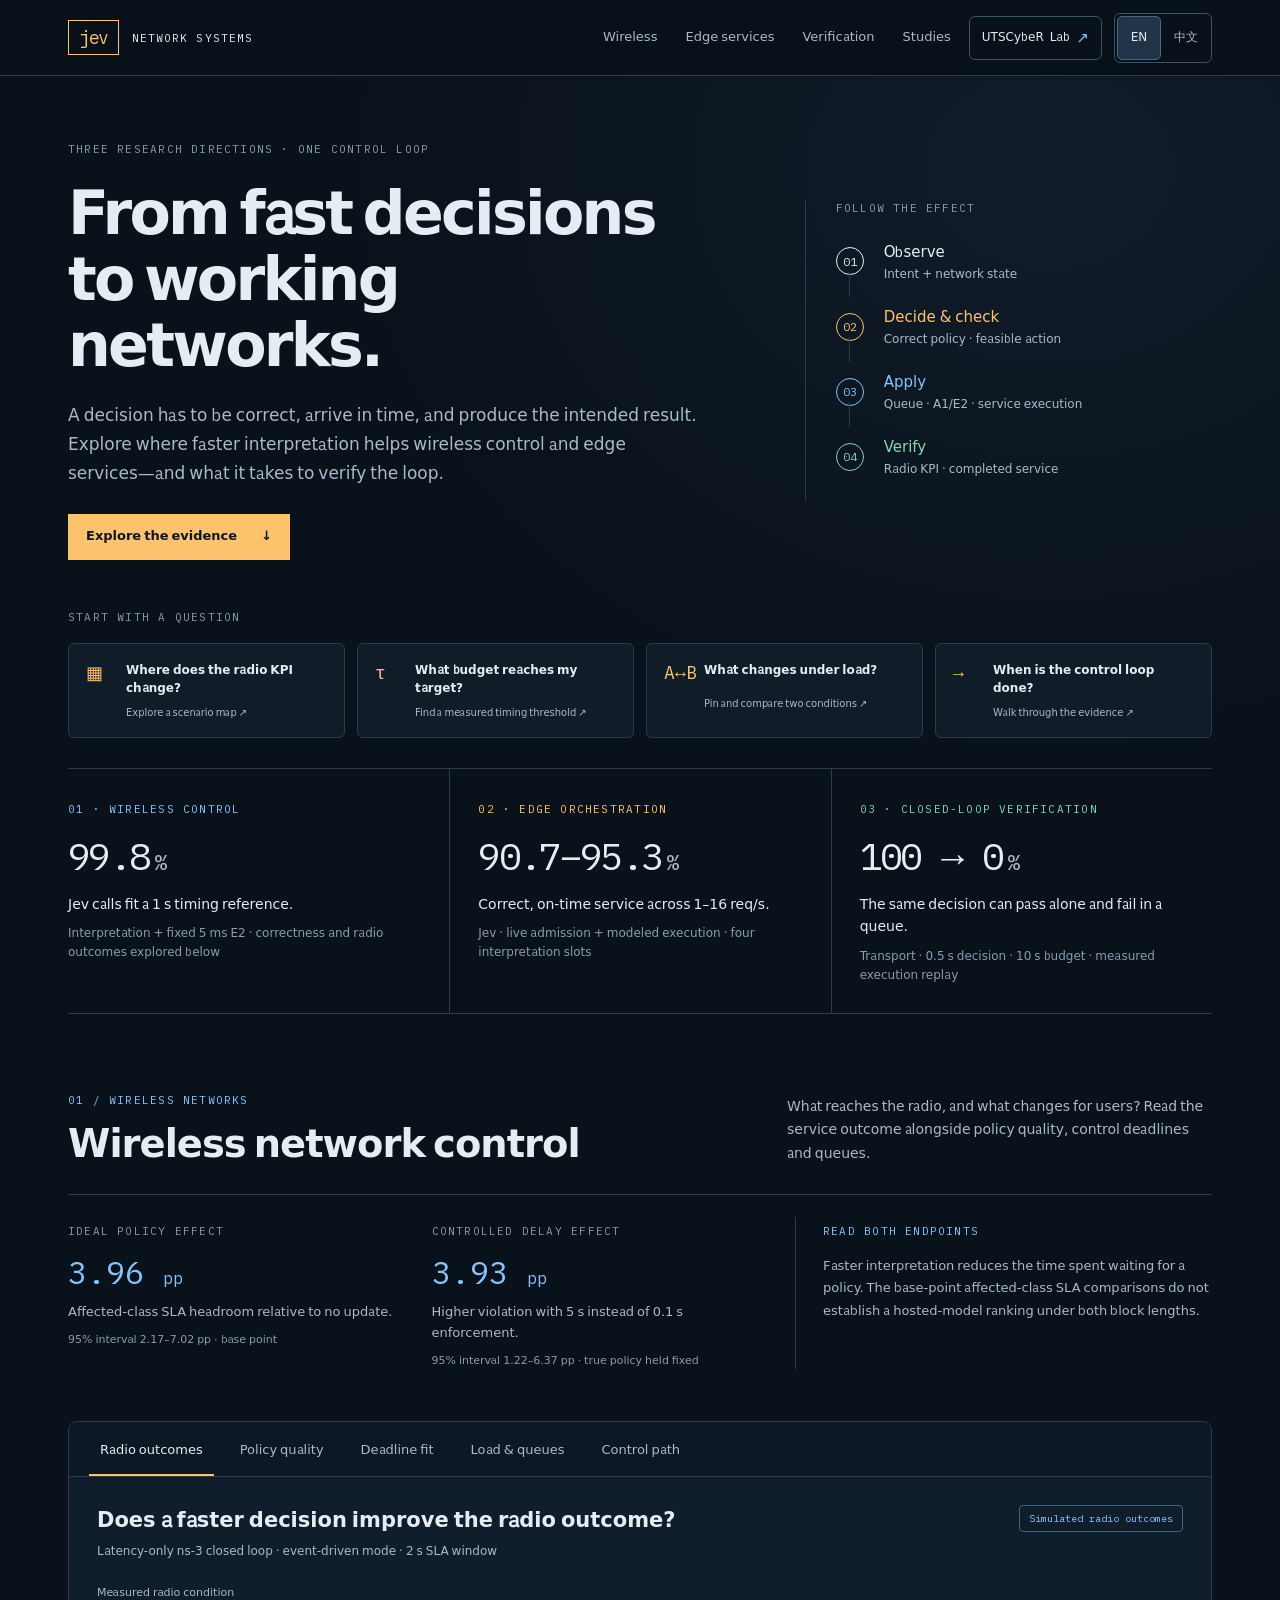
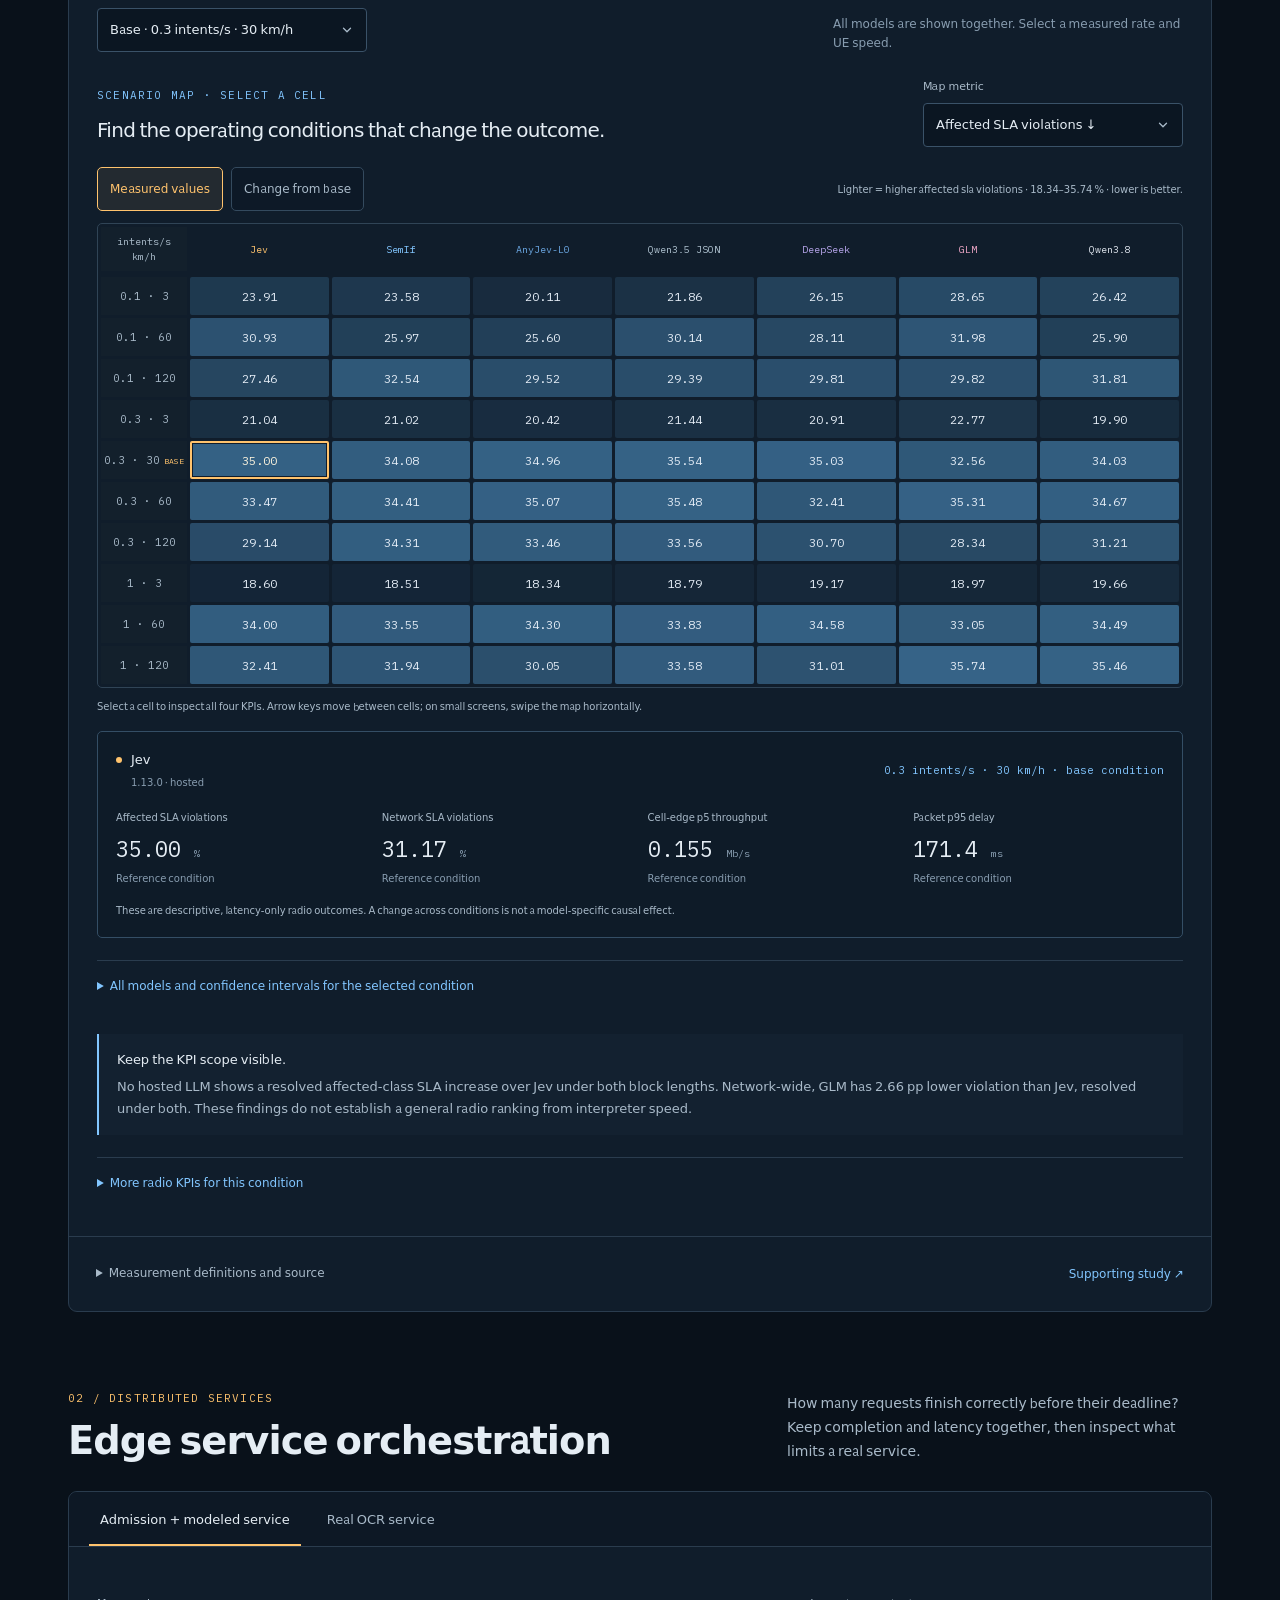
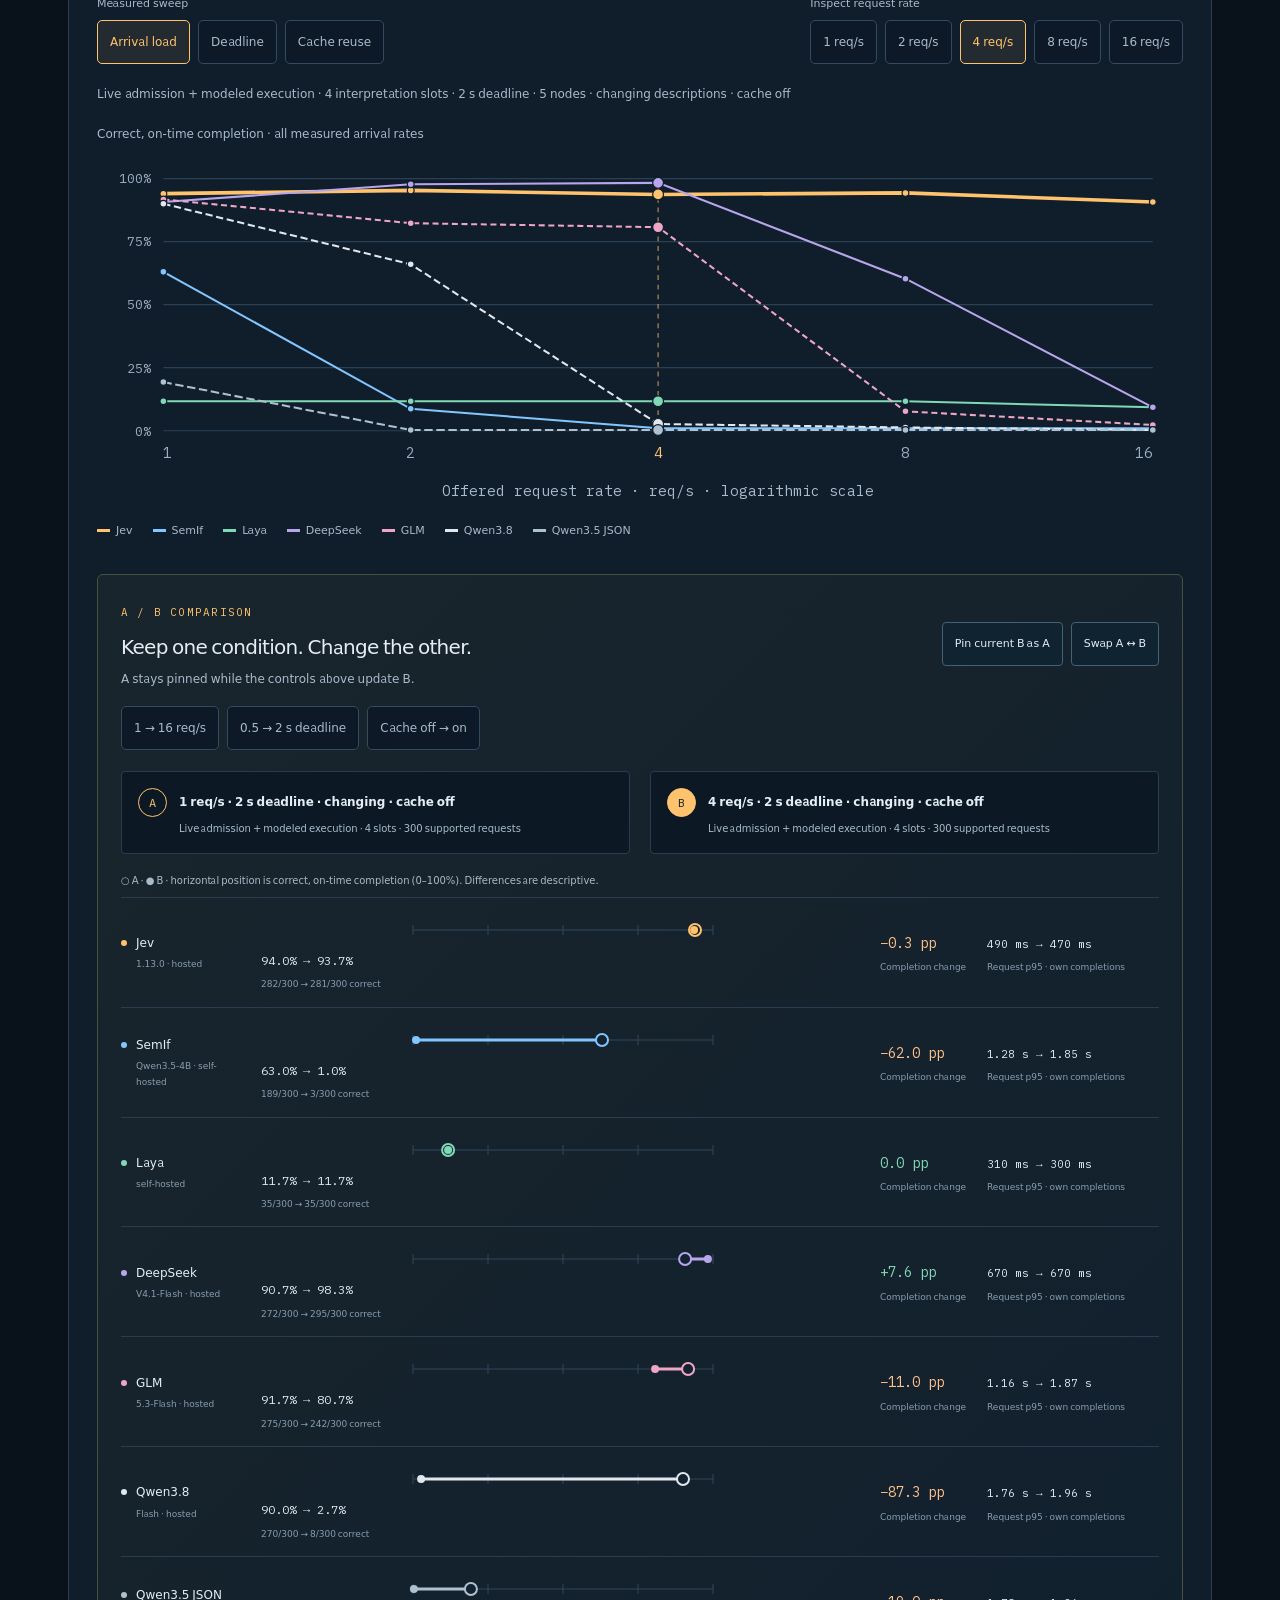
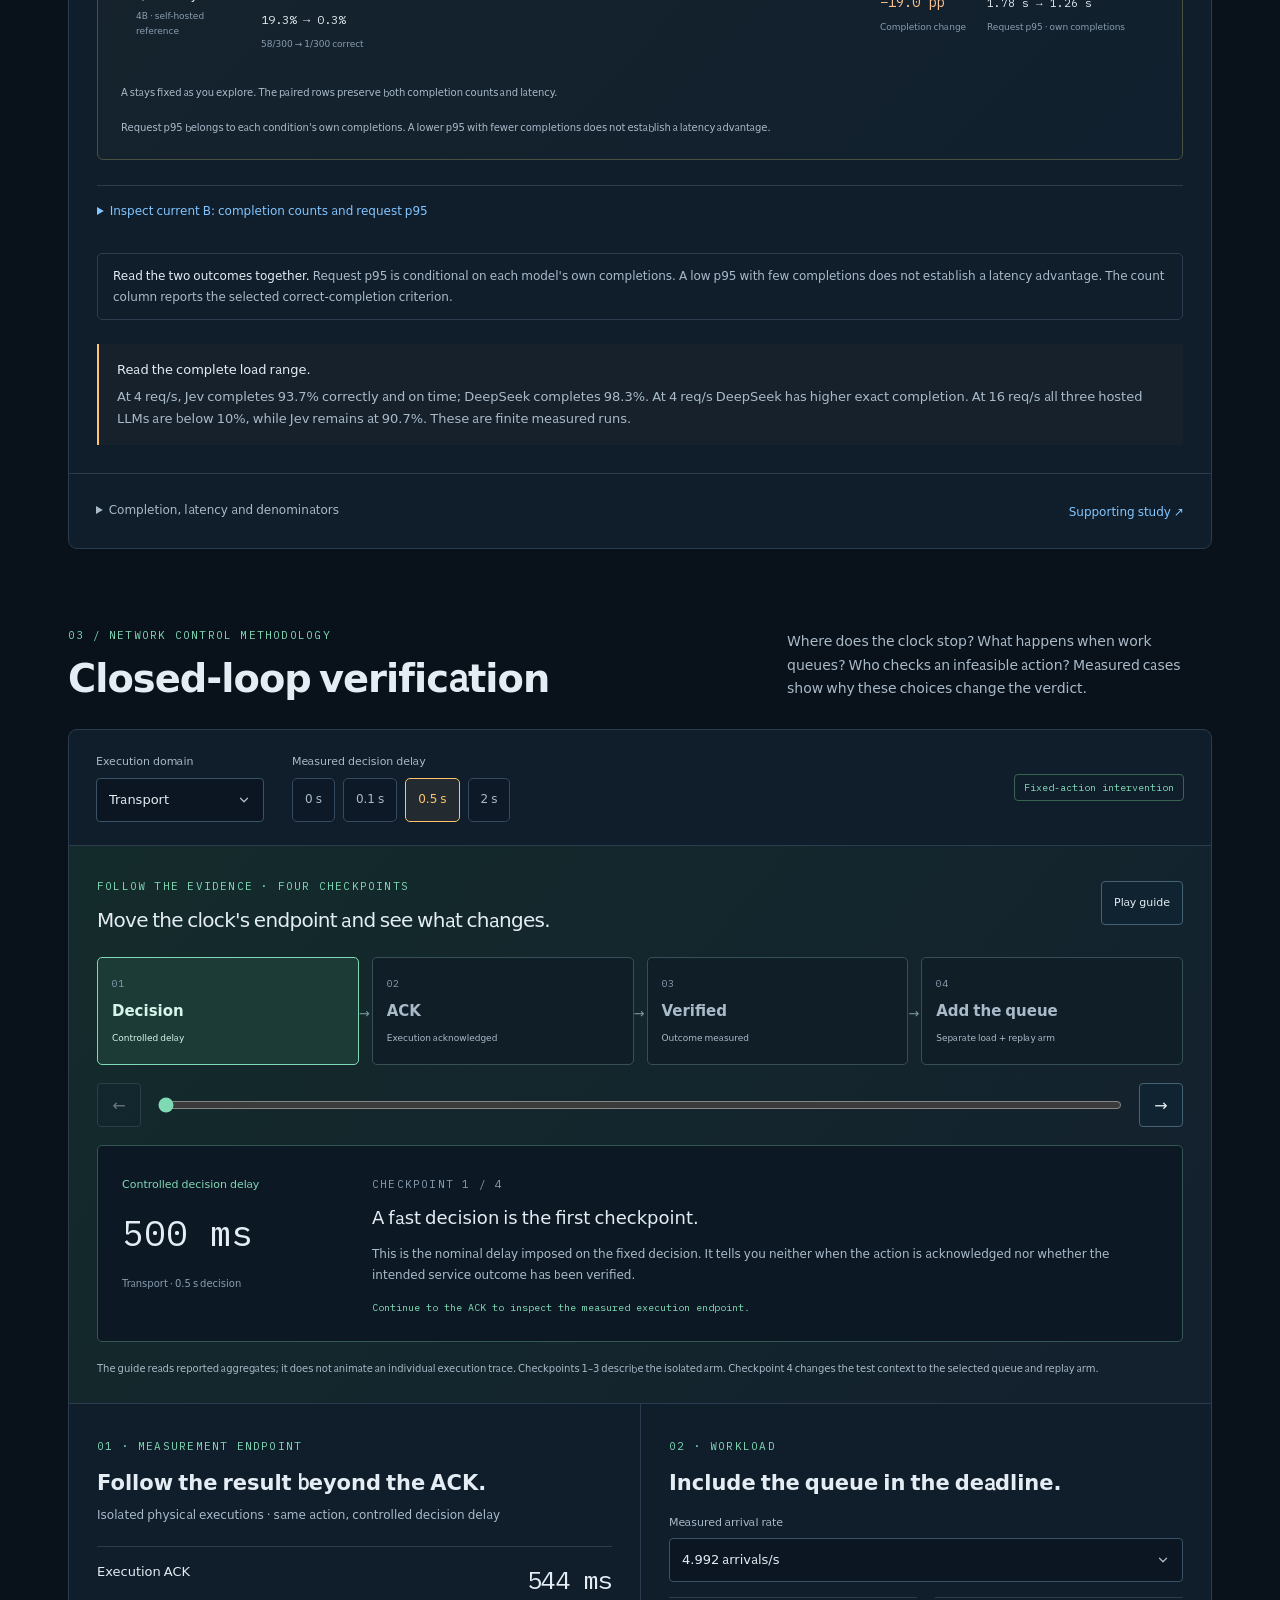
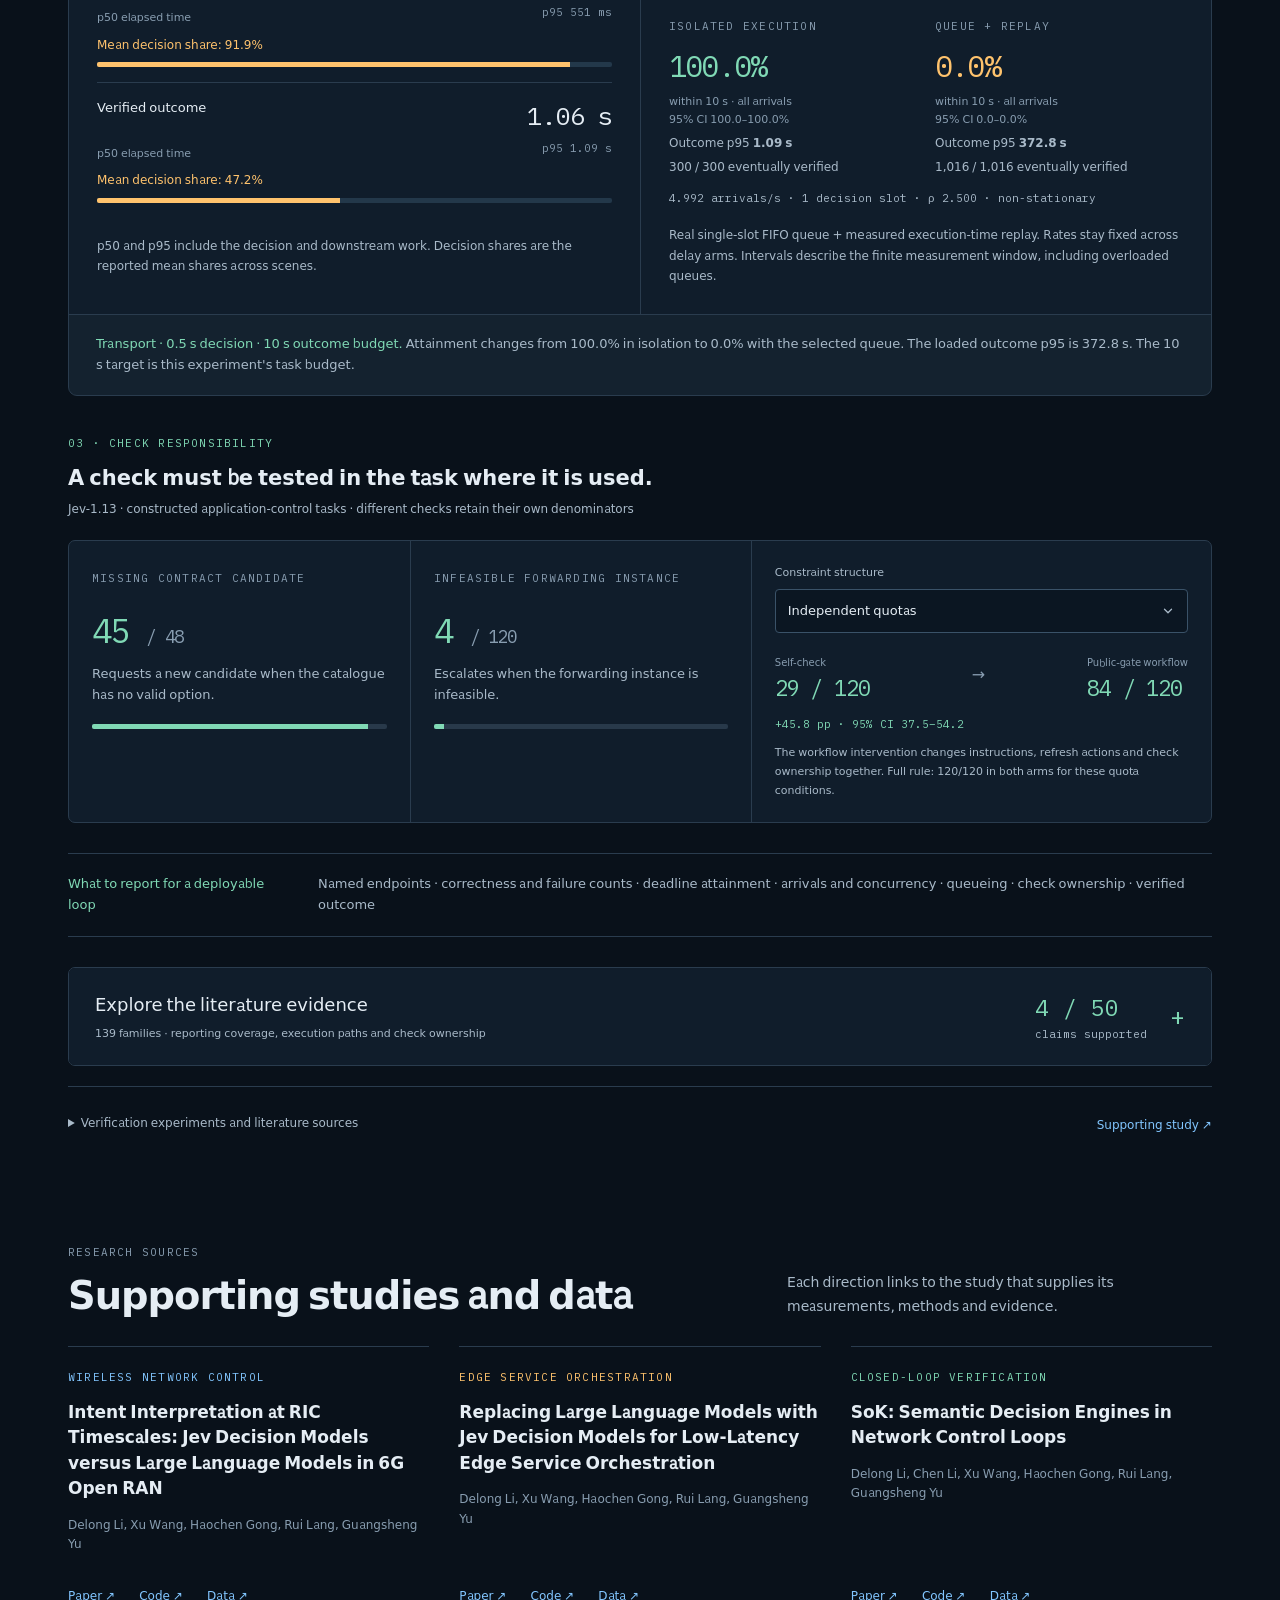
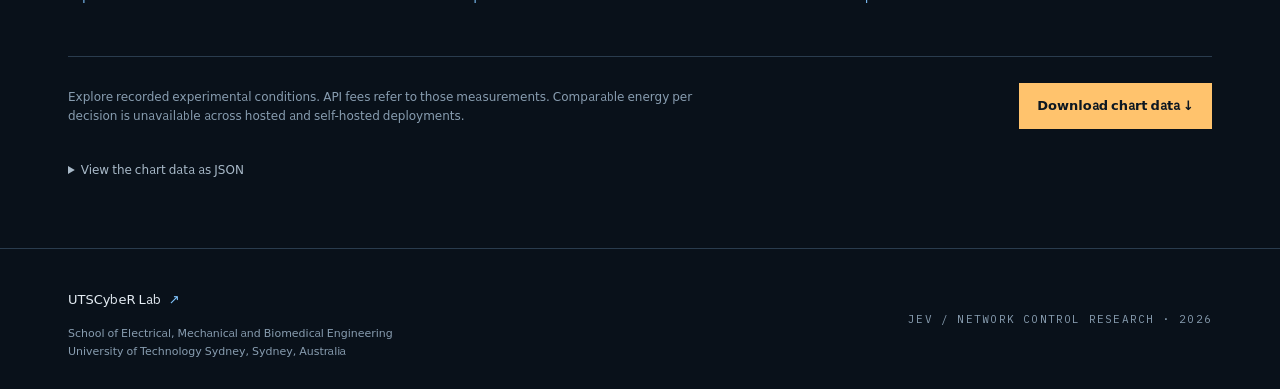
<file: docs/index.html>
<!doctype html>
<html lang="en">
<head>
<meta charset="utf-8">
<meta name="viewport" content="width=device-width,initial-scale=1">
<meta name="theme-color" content="#09111a">
<meta name="description" content="Explore wireless network control, edge service orchestration, and closed-loop verification through measured outcomes, decision quality, deadlines and queues.">
<link rel="icon" href="data:image/svg+xml,%3Csvg xmlns='http://www.w3.org/2000/svg' viewBox='0 0 40 40'%3E%3Crect width='40' height='40' rx='5' fill='%2309111a'/%3E%3Ctext x='20' y='28' text-anchor='middle' font-family='monospace' font-size='27' fill='%23ffc36d'%3Ej%3C/text%3E%3C/svg%3E">
<title>Jev · Decisions in Network Control</title>
<style>@font-face{font-family:Plex;src:url([data-uri]) format('woff2');font-weight:400;font-display:swap}
@font-face{font-family:PlexMono;src:url([data-uri]) format('woff2');font-weight:400;font-display:swap}
:root{--bg:#09111a;--panel:#101d2b;--panel2:#152536;--text:#e5edf4;--muted:#a9bac9;--dim:#889db0;--line:#2a3c4e;--amber:#ffc36d;--blue:#82c6ff;--mint:#80d9b5;--pink:#eea6c6;--max:1200px;--mono:PlexMono,ui-monospace,monospace}
*{box-sizing:border-box}html{scroll-behavior:smooth;scroll-padding-top:96px}body{margin:0;background:var(--bg);color:var(--text);font:16px/1.6 Plex,system-ui,sans-serif}button,input,select,textarea{font:inherit}button,a,input,select,summary{touch-action:manipulation}button,summary{cursor:pointer}a{color:var(--blue);text-decoration:none}a:hover{text-decoration:underline}button:focus-visible,a:focus-visible,input:focus-visible,select:focus-visible,summary:focus-visible,textarea:focus-visible{outline:3px solid var(--blue);outline-offset:4px}button:disabled{opacity:.4;cursor:default}[hidden]{display:none!important}button{border-radius:5px}h1,h2,h3,h4,p{margin:0}h1{font-size:clamp(38px,4.7vw,64px);line-height:1.1;letter-spacing:-.045em;font-weight:600}h2{font-size:clamp(29px,3vw,40px);line-height:1.18;letter-spacing:-.025em;font-weight:600}h3{font-size:21px;line-height:1.35}h4{font-size:15px;font-weight:500}small{font-size:12px}.wrap{max-width:var(--max);margin:auto;padding:0 28px}.eyebrow{font:11px/1.6 var(--mono);letter-spacing:.11em;text-transform:uppercase;color:var(--dim)}.amber{color:var(--amber)}.blue{color:var(--blue)}.mint{color:var(--mint)}.muted{color:var(--muted)}.skip{position:absolute;top:-70px;left:16px;background:var(--amber);color:var(--bg);padding:12px;z-index:100}.skip:focus{top:12px}svg{display:block;max-width:100%;width:100%;overflow:visible}::selection{background:#ffc36d40}
header{position:sticky;top:0;z-index:20;background:#09111af2;border-bottom:1px solid var(--line);backdrop-filter:blur(12px)}.nav{min-height:75px;display:flex;align-items:center;justify-content:space-between;gap:18px}.brand{display:flex;align-items:center;gap:13px;color:var(--text)}.brand-mark{border:1px solid var(--amber);color:var(--amber);font:18px var(--mono);padding:5px 10px;letter-spacing:-.08em}.brand>span:last-child{font:11px var(--mono);text-transform:uppercase;letter-spacing:.1em}.nav-links{display:flex;gap:28px}.nav-links a{display:flex;align-items:center;min-height:44px;color:var(--muted);font-size:13px}.nav-links a:hover{color:var(--text);text-decoration:none}.primary{display:inline-flex;align-items:center;justify-content:space-between;gap:24px;background:var(--amber);border:1px solid var(--amber);padding:11px 17px;color:#0c1722;font-size:13px;font-weight:600;min-height:46px}.primary:hover{background:#ffd296;text-decoration:none}
.hero{padding:65px 0 0;background:radial-gradient(ellipse at 82% 10%,#26445d38,transparent 50%)}.hero-head{display:grid;grid-template-columns:1.6fr 1fr;gap:85px;align-items:center}.hero-head .eyebrow{margin-bottom:20px}.hero-copy{color:var(--muted);font-size:17px;line-height:1.7;max-width:630px;margin:24px 0 26px}.hero-flow{border-left:1px solid var(--line);padding-left:30px}.hero-flow>.eyebrow{margin-bottom:22px}.flow-step{display:flex;align-items:center;gap:20px;margin:0 0 22px;position:relative}.flow-step>span{font:12px var(--mono);width:28px;height:28px;border:1px solid currentColor;display:grid;place-items:center;border-radius:50%;flex-shrink:0}.flow-step:not(:last-child):after{content:'';position:absolute;left:13px;top:32px;width:1px;height:25px;background:var(--line)}.flow-step b{font-size:15px;font-weight:500;display:block}.flow-step small{display:block;color:var(--muted);font-size:12px}.hero-facts{margin-top:48px;border-top:1px solid var(--line);border-bottom:1px solid var(--line);display:grid;grid-template-columns:repeat(3,1fr)}.hero-facts>a{padding:26px 28px 29px 0;color:var(--text)}.hero-facts>a+a{border-left:1px solid var(--line);padding-left:28px}.hero-facts a:hover{text-decoration:none;background:#ffffff03}.hero-facts strong{font:clamp(28px,3vw,40px)/1.3 var(--mono);letter-spacing:-.07em;display:block;margin:11px 0}.hero-facts strong span{font-size:.55em;margin-left:5px;color:var(--muted)}.hero-facts p{font-size:14px;margin-bottom:8px}.hero-facts small{display:block;line-height:1.6;color:var(--dim);max-width:320px}
.study{padding-top:78px;scroll-margin-top:-78px}.section-head{display:flex;justify-content:space-between;gap:36px;align-items:flex-end;margin-bottom:28px}.section-head .eyebrow{margin-bottom:11px}.section-head>p{max-width:425px;font-size:14px;line-height:1.7;color:var(--muted)}.explorer{border:1px solid var(--line);background:var(--panel);border-radius:9px;overflow:hidden}.outcome-strip{display:grid;grid-template-columns:1fr 1fr 1.25fr;gap:30px;margin-bottom:27px;padding:22px 0 25px;border-top:1px solid var(--line)}.outcome-strip strong{display:block;font:32px/1.3 var(--mono);color:var(--blue);margin:9px 0}.outcome-strip strong small{font-size:16px}.outcome-strip p{font-size:13px;color:var(--muted)}.outcome-strip small{display:block;color:var(--dim);font-size:11px;margin-top:8px}.outcome-strip strong small{display:inline;color:var(--blue)}.outcome-strip .takeaway{padding-left:27px;border-left:1px solid var(--line)}.takeaway p{margin-top:12px;line-height:1.75}.tabs{display:flex;border-bottom:1px solid var(--line);padding:0 20px;gap:15px;background:#0d1825}.tabs button{border:0;border-radius:0;border-bottom:2px solid transparent;padding:18px 11px 15px;background:transparent;color:var(--muted);font-size:13px;min-height:54px}.tabs button[aria-selected=true]{color:var(--text);border-bottom-color:var(--amber)}.tabs button:hover{color:var(--text)}.pane{padding:28px}.pane-heading{display:flex;justify-content:space-between;gap:22px;align-items:flex-start;margin-bottom:24px}.pane-heading p{color:var(--muted);font-size:12px;margin-top:7px}.chip{display:inline-block;border:1px solid var(--line);padding:5px 9px;font:10px/1.5 var(--mono);color:var(--muted);border-radius:4px;white-space:normal}.chip.blue{color:var(--blue);border-color:#3d627f}.chip.mint{color:var(--mint);border-color:#386451}.controls{display:flex;justify-content:space-between;align-items:flex-end;gap:25px;margin:20px 0}.control-label, .controls label, .verification-toolbar label, .queue-rate, .gate-card label, .map-controls label{font-size:11px;color:var(--muted);display:block}.control-label{margin-bottom:7px}.control-hint{font-size:12px;color:var(--dim);max-width:350px}.pills{display:flex;flex-wrap:wrap;gap:7px}.pills button,.pager button{background:#0d1927;border:1px solid #344a5e;color:var(--muted);padding:9px 12px;min-height:42px;font-size:12px}.pills button[aria-pressed=true]{background:#ffc36d14;border-color:var(--amber);color:var(--amber)}.pills button:hover,.pager button:hover:enabled{border-color:var(--amber);color:var(--text)}select,input[type=search]{display:block;background:#0b1622;border:1px solid #3a5268;color:var(--text);border-radius:4px;padding:10px 33px 10px 12px;font-size:13px;min-height:44px;max-width:100%;margin-top:7px}input[type=search]{padding-right:12px;width:100%}select{color-scheme:dark}.context{font-size:12px;color:var(--muted);margin-bottom:20px;line-height:1.7}.note{font-size:12px;line-height:1.7;color:var(--muted);margin-top:18px}.note strong{color:var(--text);font-weight:500}.insight{border-left:2px solid var(--amber);background:#ffc36d06;padding:15px 18px;margin-top:24px;font-size:13px;color:var(--muted);line-height:1.7}.insight strong{color:var(--text);font-weight:500}.insight p{margin-top:5px}.blue-edge{border-color:var(--blue);background:#82c6ff06}.methods{border-top:1px solid var(--line);padding:15px 27px;display:flex;justify-content:space-between;gap:24px;align-items:flex-start;font-size:12px}.methods details{flex:1}.methods summary{color:var(--muted);padding:4px 0}.methods details p{color:var(--muted);max-width:850px;padding:13px 0 5px;line-height:1.8}.methods>a{white-space:nowrap;padding:4px 0;min-height:32px}.inline-details{border-top:1px solid var(--line);margin-top:22px}.inline-details>summary{font-size:12px;color:var(--blue);padding:15px 0}.section-methods{padding-left:0;padding-right:0;margin-top:20px}
.metric-row,.table-head{display:grid;grid-template-columns:170px minmax(100px,1fr) minmax(100px,1fr) minmax(100px,1fr);gap:18px;align-items:center}.metric-row{padding:16px 0;border-top:1px solid var(--line);font-size:13px}.table-head{font:10px/1.5 var(--mono);text-transform:uppercase;letter-spacing:.04em;color:var(--dim);padding:12px 0}.radio-row{grid-template-columns:165px repeat(4,minmax(80px,1fr))}.extra-row{grid-template-columns:165px repeat(4,minmax(80px,1fr))}.model-label{position:relative;padding-left:15px;min-width:0;font-size:13px;color:var(--text)}.model-label:before{content:'';position:absolute;left:0;top:7px;width:6px;height:6px;background:var(--model,var(--amber));border-radius:50%}.model-label small{display:block;color:var(--dim);font-size:10px;line-height:1.5;margin-top:4px}.metric{min-width:0}.metric-label{display:none;color:var(--dim);font-size:10px;margin-bottom:5px}.number{font:16px/1.4 var(--mono);letter-spacing:-.035em;color:var(--text)}.subtext{font-size:11px;color:var(--dim);margin-top:4px;display:block}.micro-track{height:5px;background:#28394a;border-radius:2px;margin-top:9px;overflow:hidden}.micro-track>span{display:block;height:100%;background:var(--model,var(--amber));width:var(--w,0);transition:width .25s ease}.quality-row{grid-template-columns:170px 1.15fr 1.15fr 90px}.quality-row .number{font-size:18px}.quality-row .micro-track{height:6px}.quality-row .metric:nth-child(3) .micro-track>span{opacity:.7}.bar-number-line{display:flex;gap:8px;align-items:baseline;justify-content:space-between}.load-row{grid-template-columns:170px 1.3fr 1fr 1fr}.status{display:inline-block;color:var(--pink);font:10px var(--mono);margin-top:5px}.completion-row{grid-template-columns:170px 1.5fr .9fr .85fr}.completion-row .micro-track{height:7px}.latency-note{padding:12px 15px;border:1px solid var(--line);border-radius:5px}.result-heading{display:flex;align-items:center;justify-content:space-between;gap:18px;margin:27px 0 8px}.result-heading h3{font-size:18px}.chart-caption{font-size:12px;color:var(--muted);margin-bottom:8px}.trend-chart{height:auto}.chart-legend{display:flex;flex-wrap:wrap;gap:10px 20px;padding:8px 0 10px}.chart-legend span{font-size:11px;color:var(--muted);display:inline-flex;align-items:center;gap:6px}.chart-legend i{width:13px;height:3px;background:var(--model)}
.budget-grid{display:grid;grid-template-columns:minmax(0,1.9fr) minmax(240px,1fr);gap:26px}.budget-control{display:flex;gap:17px;align-items:center;margin:13px 0}.budget-control label{font:12px var(--mono);white-space:nowrap}.budget-control input{width:100%;accent-color:var(--amber);height:36px}.budget-presets{justify-content:space-between}.budget-presets button{flex:1}.budget-value{font:34px/1.4 var(--mono);color:var(--amber);letter-spacing:-.06em;margin:5px 0}.budget-grid aside>.note{margin:0 0 14px}.legend-head{display:flex;justify-content:space-between;align-items:center;font:10px var(--mono);color:var(--dim);border-top:1px solid var(--line);padding-top:12px}.text-button{background:none;color:var(--blue);border:0;padding:7px;font-size:11px;min-height:32px}.model-toggle{width:100%;display:grid;grid-template-columns:8px 1fr auto;gap:9px;align-items:center;border:0;border-bottom:1px solid var(--line);border-radius:0;background:none;text-align:left;color:var(--text);padding:10px 0;font-size:12px}.model-toggle[aria-pressed=false]{opacity:.38}.model-toggle .swatch{width:6px;height:6px;border-radius:50%}.model-toggle .label small{display:block;color:var(--dim);font-size:10px}.model-toggle .value{font:14px var(--mono)}.path-legend{display:flex;flex-wrap:wrap;gap:20px;font-size:12px;margin-bottom:18px}.path-row{display:grid;grid-template-columns:160px minmax(140px,1.3fr) repeat(4,minmax(65px,.7fr));gap:15px;align-items:center;padding:16px 0;border-top:1px solid var(--line)}.path-stack{display:flex;height:15px;background:#28394a}.path-stack span{display:block;height:100%}.path-stack .decision{background:var(--amber)}.path-stack .a1{background:var(--blue)}.path-stack .e2{background:var(--mint)}.path-row .number{font-size:13px}.path-row .metric-label{display:block}.path-scale{display:flex;justify-content:space-between;color:var(--dim);font:9px var(--mono);margin-top:6px}.path-row .kpm{padding-left:12px;border-left:1px solid var(--line)}
#edge-settings{display:flex;gap:18px;align-items:flex-end;flex-wrap:wrap}.ocr-reference{margin:24px 0;display:grid;grid-template-columns:repeat(3,1fr);border:1px solid #39604f;border-radius:6px;background:#80d9b506}.ocr-reference>div{padding:18px}.ocr-reference>div+div{border-left:1px solid #39604f}.ocr-reference b{display:block;font:26px var(--mono);letter-spacing:-.05em;color:var(--mint);margin:8px 0}.ocr-reference p{color:var(--muted);font-size:12px}.ocr-reference .eyebrow{font-size:10px}.ocr-reference>p{grid-column:1/-1;border-top:1px solid #39604f;padding:13px 18px;font-size:12px;margin:0;color:var(--muted)}
.verification-toolbar{padding:23px 27px;border-bottom:1px solid var(--line);display:flex;gap:30px;align-items:flex-end}.verification-toolbar>.chip{margin-left:auto;align-self:center}.verification-grid{display:grid;grid-template-columns:1fr 1fr}.verification-card{padding:28px}.verification-card+.verification-card{border-left:1px solid var(--line)}.verification-card h3{margin:10px 0 9px}.card-intro{font-size:12px;color:var(--muted);margin-bottom:22px}.endpoint-row{display:grid;grid-template-columns:1fr auto;gap:8px 16px;border-top:1px solid var(--line);padding:15px 0}.endpoint-row .endpoint-name{font-size:13px}.endpoint-row .number{font-size:25px}.endpoint-row .endpoint-tail{font:11px var(--mono);color:var(--dim);text-align:right}.endpoint-row .endpoint-share{grid-column:1/-1;font-size:12px;color:var(--amber)}.endpoint-row .micro-track{grid-column:1/-1;margin-top:0;background:#23384a}.endpoint-row .micro-track>span{background:var(--amber)}.queue-rate{margin:18px 0 15px}.queue-rate select{width:100%}.queue-comparison{display:grid;grid-template-columns:1fr 1fr;gap:18px}.queue-outcome{border-top:1px solid var(--line);padding-top:14px;min-width:0}.queue-outcome b{display:block;font:30px var(--mono);letter-spacing:-.06em;margin:8px 0;color:var(--mint)}.queue-outcome.loaded b{color:var(--amber)}.queue-outcome p{font-size:12px;color:var(--muted);margin-top:5px}.queue-outcome small{display:block;font-size:11px;color:var(--dim)}.queue-util{font:11px/1.7 var(--mono);padding:12px 0 0;color:var(--muted)}.verification-insight{border-top:1px solid var(--line);padding:19px 27px;font-size:13px;color:var(--muted);background:#80d9b507}.verification-insight strong{color:var(--mint);font-weight:500}.checks-section{padding:33px 0 0}.checks-heading h3{margin:8px 0}.checks-heading p{color:var(--muted);font-size:12px}.check-cards{display:grid;grid-template-columns:1fr 1fr 1.35fr;margin-top:22px;border:1px solid var(--line);border-radius:7px;overflow:hidden;background:var(--panel)}.check-cards article{padding:23px}.check-cards article+article{border-left:1px solid var(--line)}.check-cards p{font-size:13px;color:var(--muted)}.count-large{font:34px var(--mono);color:var(--mint);letter-spacing:-.055em;margin:18px 0 12px}.count-large small{font-size:18px;color:var(--dim)}.check-cards .micro-track{margin-top:19px}.check-cards .micro-track>span{background:var(--mint)}.gate-card select{width:100%;font-size:12px;padding-right:24px}.gate-comparison{display:flex;align-items:center;justify-content:space-between;gap:8px;margin:15px 0}.gate-comparison b{font:22px var(--mono);display:block;color:var(--mint);letter-spacing:-.05em}.gate-comparison small{font-size:10px;color:var(--dim)}.gate-comparison>span{color:var(--dim)}.gate-gain{font:11px var(--mono);color:var(--mint);margin-bottom:12px}.gate-card .note{font-size:11px;margin-top:9px}.reporting-record{display:flex;align-items:center;gap:25px;border-top:1px solid var(--line);border-bottom:1px solid var(--line);margin:30px 0;padding:20px 0;font-size:13px}.reporting-record strong{font-weight:500;min-width:225px;color:var(--mint)}.reporting-record p{color:var(--muted)}
.literature-disclosure{border:1px solid var(--line);border-radius:7px;overflow:hidden}.literature-disclosure>summary{display:flex;align-items:center;justify-content:space-between;gap:24px;list-style:none;padding:23px 26px;background:var(--panel);font-size:18px}.literature-disclosure summary::-webkit-details-marker{display:none}.literature-disclosure>summary:after{content:'+';color:var(--mint);font:24px var(--mono)}.literature-disclosure[open]>summary:after{content:'−'}.literature-disclosure>summary small{display:block;font-size:11px;color:var(--muted);margin-top:5px;font-weight:400}.literature-disclosure>summary>b{font:23px var(--mono);color:var(--mint);white-space:nowrap;margin-left:auto}.literature-body{padding:27px;background:#0c1621}.literature-intro p{font-size:13px;max-width:740px;margin:12px 0 25px;color:var(--muted)}.coverage-grid{display:grid;grid-template-columns:repeat(3,1fr);gap:30px}.coverage-group h4{padding-bottom:10px;border-bottom:1px solid var(--line);color:var(--mint)}.coverage-item{display:grid;grid-template-columns:1fr auto;gap:4px 9px;padding:14px 0}.coverage-item .name{font-size:12px}.coverage-item b{font:12px var(--mono);color:var(--text);font-weight:400}.coverage-item .micro-track{grid-column:1/-1;margin:3px 0}.coverage-item .micro-track>span{background:var(--mint)}.coverage-item small{grid-column:1/-1;color:var(--dim);font-size:10px}.coding-flag{display:block;color:var(--amber);font-size:10px;margin-top:2px}.uncertainty{border-left:2px solid var(--amber);padding-left:14px;margin:17px 0 30px}.map-controls{display:grid;grid-template-columns:1.25fr 1fr;gap:24px;padding-top:27px;border-top:1px solid var(--line);align-items:end}.map-count{font:11px var(--mono);color:var(--muted);margin:20px 0}.family{border-top:1px solid var(--line)}.family>summary{display:flex;justify-content:space-between;gap:20px;list-style:none;padding:18px 0}.family-title{font-size:13px}.family-title small{display:block;font-size:11px;color:var(--dim);margin-top:6px}.interface-chips{display:flex;gap:5px;align-items:center}.interface-chips b{font:10px var(--mono);border:1px solid var(--line);color:var(--mint);padding:3px 5px}.interface-chips .expand{font-size:20px;color:var(--dim);margin-left:7px}.family[open] .expand{transform:rotate(45deg)}.family-body{padding:3px 0 21px;font-size:12px;color:var(--muted)}.checks{display:grid;grid-template-columns:repeat(3,1fr);gap:18px;padding:20px 0}.checks strong{display:block;font:10px var(--mono);text-transform:uppercase;color:var(--mint);margin-bottom:8px}.checks .unresolved{color:var(--dim)}.family-note{margin-bottom:12px}.family-source{display:inline-block;min-height:32px}.pager{display:flex;align-items:center;justify-content:space-between;gap:15px;margin-top:16px}.pager span{font:11px var(--mono);color:var(--muted)}.no-results{padding:24px 0;color:var(--muted);font-size:13px}
.sources{padding:83px 0 55px;scroll-margin-top:-83px}.paper-grid{display:grid;grid-template-columns:repeat(3,1fr);gap:30px}.paper{border-top:1px solid var(--line);padding:22px 0;display:flex;flex-direction:column}.paper h3{font-size:17px;line-height:1.5;margin:13px 0}.paper>p{font-size:12px;color:var(--dim);margin-bottom:20px}.paper-links{display:flex;gap:24px;margin-top:auto;font-size:12px}.paper-links a{min-height:36px;display:flex;align-items:center}.download-row{border-top:1px solid var(--line);padding-top:26px;margin-top:17px;display:flex;align-items:center;justify-content:space-between;gap:30px}.download-row p{font-size:12px;color:var(--dim);max-width:660px}.download-row .primary{white-space:nowrap}.data-view{margin-top:20px;font-size:12px;color:var(--muted)}.data-view summary{padding:10px 0}#data-text{display:block;width:100%;height:280px;margin-top:13px;background:#0c1825;border:1px solid var(--line);border-radius:5px;color:var(--muted);font:11px/1.6 var(--mono);padding:15px;resize:vertical}footer{border-top:1px solid var(--line);padding:29px 0;color:var(--dim);font-size:11px}footer .wrap{display:flex;align-items:center;justify-content:space-between;gap:25px}
@media(max-width:1050px){.hero-head{gap:40px;grid-template-columns:1.4fr 1fr}.nav-links{gap:20px}.metric-row,.table-head{gap:13px;grid-template-columns:145px 1.4fr .9fr .85fr}.radio-row,.extra-row{grid-template-columns:135px repeat(4,minmax(60px,1fr))}.quality-row{grid-template-columns:145px 1fr 1fr 65px}.path-row{grid-template-columns:135px minmax(110px,1fr) repeat(4,minmax(56px,.6fr));gap:10px}.budget-grid{grid-template-columns:minmax(0,1.6fr) minmax(220px,1fr)}.section-head>p{max-width:370px}.tabs{gap:2px;padding:0 14px}.tabs button{font-size:12px;padding-left:9px;padding-right:9px}.check-cards{grid-template-columns:1fr 1fr}.check-cards article.gate-card{grid-column:1/-1;border-left:0;border-top:1px solid var(--line);display:grid;grid-template-columns:1fr 1fr;gap:12px 25px}.gate-card .note{grid-column:1/-1}.gate-card label{align-self:center}.outcome-strip{gap:20px}.outcome-strip .takeaway{padding-left:20px}.verification-card{padding:24px}.coverage-grid{gap:20px}}
@media(max-width:800px){.brand>span:last-child{display:none}.nav{min-height:66px}.nav-links{gap:19px}.nav-links a{font-size:12px}.hero{padding-top:44px}.hero-head{grid-template-columns:1fr;gap:30px}.hero-flow{border-left:0;border-top:1px solid var(--line);padding:22px 0 0;display:grid;grid-template-columns:repeat(4,1fr);gap:15px}.hero-flow>.eyebrow{grid-column:1/-1;margin:0}.flow-step{display:block;margin:0}.flow-step>span{margin-bottom:10px;width:25px;height:25px;font-size:10px}.flow-step:not(:last-child):after{width:calc(100% - 36px);height:1px;left:33px;top:12px}.flow-step b{font-size:13px}.flow-step small{font-size:10px}.hero-facts{margin-top:32px}.hero-facts>a{padding-right:18px}.hero-facts>a+a{padding-left:18px}.hero-facts strong{font-size:27px}.hero-facts p{font-size:12px}.hero-facts small{font-size:10px}.section-head{display:block}.section-head>p{margin-top:15px;max-width:650px}.study{padding-top:58px;scroll-margin-top:-58px}.pane{padding:23px}.pane-heading{display:block}.pane-heading .chip{margin-top:13px}.outcome-strip{grid-template-columns:1fr 1fr}.outcome-strip .takeaway{grid-column:1/-1;border-left:0;padding:14px 0 0;border-top:1px solid var(--line)}.outcome-strip .takeaway p{margin-top:7px}.tabs{flex-wrap:wrap;gap:0;padding:0 13px}.tabs button{padding-top:14px;padding-bottom:12px;min-height:48px}.budget-grid{grid-template-columns:1fr}.budget-grid aside{border-top:1px solid var(--line);padding-top:20px}.budget-grid aside .budget-value{font-size:28px}.model-toggle .label small{display:inline;margin-left:8px}.verification-grid{grid-template-columns:1fr}.verification-card+.verification-card{border-left:0;border-top:1px solid var(--line)}.verification-toolbar{gap:20px;flex-wrap:wrap}.verification-toolbar>.chip{margin-left:0}.verification-card{padding:25px}.verification-card .card-intro{margin-bottom:19px}.endpoint-row{grid-template-columns:1fr 1fr}.queue-comparison{gap:35px}.queue-rate select{max-width:300px}.path-row{grid-template-columns:repeat(4,1fr);gap:12px}.path-row>.model-label{grid-column:1/-1}.path-row>.path-bar{grid-column:1/-1}.path-row .number{font-size:14px}.metric-row.radio-row,.metric-row.extra-row{grid-template-columns:repeat(4,1fr);gap:10px 15px}.radio-row>.model-label,.extra-row>.model-label{grid-column:1/-1;margin-bottom:4px}.radio-row.table-head,.extra-row.table-head{display:none}.radio-row .metric-label,.extra-row .metric-label{display:block}.coverage-grid{grid-template-columns:1fr 1fr}.coverage-group:last-child{grid-column:1/-1;display:grid;grid-template-columns:1fr 1fr;gap:0 25px}.coverage-group:last-child h4{grid-column:1/-1}.map-controls{grid-template-columns:1fr}.checks{grid-template-columns:1fr}.paper-grid{gap:22px}.paper h3{font-size:15px}.paper-links{gap:17px}.download-row{align-items:flex-start}.methods{padding:15px 23px}.section-methods{padding-left:0;padding-right:0}}
@media(max-width:560px){.wrap{padding:0 18px}.nav-links{gap:12px}.nav-links a{font-size:11px}.brand-mark{padding:4px 7px;font-size:16px}.nav{gap:10px}.hero{padding-top:34px}.hero-copy{font-size:15px;margin-top:20px}.hero-head{gap:25px}.hero-flow{grid-template-columns:1fr 1fr;gap:18px}.flow-step{display:flex;gap:12px}.flow-step>span{margin:0;flex-shrink:0}.flow-step:after{display:none}.flow-step small{font-size:10px}.hero-facts{grid-template-columns:1fr}.hero-facts>a{display:grid;grid-template-columns:110px 1fr;gap:6px 17px;padding:19px 0}.hero-facts>a+a{padding-left:0;border-left:0;border-top:1px solid var(--line)}.hero-facts .eyebrow{grid-column:1/-1;font-size:10px}.hero-facts strong{grid-column:1;grid-row:2 / 4;margin:6px 0;font-size:24px}.hero-facts p{margin-top:6px;margin-bottom:0;font-size:12px}.hero-facts small{font-size:10px}.hero-facts>a:nth-child(2){grid-template-columns:145px 1fr}.hero-facts>a:nth-child(2) strong{font-size:23px}.section-head{margin-bottom:23px}.section-head>p{font-size:13px}.outcome-strip{gap:17px;padding-top:19px}.outcome-strip .eyebrow{font-size:9px;letter-spacing:.06em}.outcome-strip strong{font-size:28px}.outcome-strip p{font-size:12px}.outcome-strip small{font-size:10px}.explorer{border-radius:7px}.pane{padding:20px 17px}.pane-heading h3{font-size:19px}.pane-heading p{font-size:11px}.tabs{padding:0 10px}.tabs button{font-size:11px;flex:1 1 auto;padding-left:9px;padding-right:9px}.controls{flex-wrap:wrap;gap:17px}.controls>label{width:100%}.controls select{width:100%;font-size:12px}.control-hint{font-size:11px}.pills{gap:6px}.pills button{padding:8px 9px;font-size:11px;min-height:42px}.metric-row,.quality-row,.load-row,.completion-row{grid-template-columns:repeat(3,minmax(0,1fr));gap:12px}.metric-row>.model-label{grid-column:1/-1}.table-head{display:none}.metric-label{display:block}.model-label{font-size:13px}.model-label small{display:inline;font-size:10px;margin-left:7px}.metric-row{padding:16px 0}.number{font-size:15px}.quality-row .number{font-size:17px}.metric-row.radio-row,.metric-row.extra-row{grid-template-columns:1fr 1fr;gap:16px}.radio-row .metric-label,.extra-row .metric-label{font-size:10px}.radio-row .number{font-size:18px}.subtext{font-size:10px}.completion-row{grid-template-columns:1.25fr .9fr .8fr;gap:9px}.completion-row .subtext{font-size:10px}.load-row{grid-template-columns:1.15fr 1fr .9fr}.insight{padding:13px 14px;font-size:12px;margin-top:20px}.note{font-size:11px;line-height:1.8}.trend-chart{margin-left:-5px;width:calc(100% + 10px);max-width:none}.chart-legend{gap:8px 12px}.chart-legend span{font-size:10px}.chart-caption{font-size:11px}.result-heading{align-items:flex-start}.result-heading h3{font-size:17px}.result-heading .chip{font-size:9px;max-width:100px;flex-shrink:0}.methods{display:block;padding:13px 17px}.methods>a{display:inline-flex;align-items:center;margin-top:8px}.methods details p{font-size:11px}.budget-grid{gap:20px}.model-toggle .label small{font-size:9px}.budget-control{gap:12px}.budget-value{font-size:27px}.path-legend{gap:7px 12px;font-size:10px}.path-row .metric-label{font-size:9px}.path-row .subtext{font-size:9px}.path-row .number{font-size:12px}.path-row .kpm{padding-left:8px}.ocr-reference{grid-template-columns:1fr 1fr}.ocr-reference>div{padding:15px}.ocr-reference>div:nth-child(3){grid-column:1/-1;border-left:0;border-top:1px solid #39604f;display:grid;grid-template-columns:1fr 1fr;gap:5px}.ocr-reference>div:nth-child(3) b{grid-column:2;grid-row:1/3;align-self:center;text-align:right}.ocr-reference>div:nth-child(3) p{font-size:11px}.ocr-reference b{font-size:25px}.ocr-reference>p{font-size:11px}.verification-toolbar{padding:20px 17px;gap:17px}.verification-toolbar>label{width:100%}.verification-toolbar select{width:100%}.verification-card{padding:22px 17px}.verification-card h3{font-size:19px}.endpoint-row .number{font-size:23px}.endpoint-row .endpoint-tail{font-size:10px}.queue-comparison{gap:20px}.queue-outcome b{font-size:29px}.queue-outcome small{font-size:10px}.queue-util{font-size:10px}.verification-insight{padding:17px;font-size:12px}.check-cards{grid-template-columns:1fr 1fr}.check-cards article{padding:17px}.check-cards article .eyebrow{font-size:9px}.count-large{font-size:28px}.count-large small{font-size:16px}.check-cards p{font-size:12px}.check-cards article.gate-card{display:block}.gate-card .note{font-size:11px}.gate-comparison{justify-content:flex-start;gap:25px}.checks-heading h3{font-size:19px}.checks-heading p{font-size:11px}.reporting-record{display:block;font-size:12px}.reporting-record p{margin-top:10px}.literature-disclosure>summary{padding:18px;gap:13px;font-size:15px}.literature-disclosure>summary small{font-size:10px}.literature-disclosure>summary>b{font-size:18px}.literature-body{padding:20px 17px}.coverage-grid{grid-template-columns:1fr;gap:23px}.coverage-group:last-child{display:block}.coverage-item{padding:10px 0}.coverage-item .name{font-size:12px}.coverage-item small{font-size:10px}.family-title{font-size:12px}.family>summary{gap:10px}.interface-chips{gap:3px}.interface-chips b{padding:2px 4px;font-size:9px}.family-title small{font-size:10px}.family-body{font-size:11px}.pager button{font-size:11px;padding:9px}.section-methods{padding:14px 0}.sources{padding:55px 0 40px;scroll-margin-top:-55px}.paper-grid{grid-template-columns:1fr;gap:12px}.paper h3{font-size:17px}.paper-links{gap:28px}.download-row{flex-direction:column;gap:19px}.download-row .primary{font-size:12px}footer .wrap{display:block}footer .eyebrow{display:block;font-size:9px;margin-top:20px}}
@media(prefers-reduced-motion:reduce){html{scroll-behavior:auto}*,*:before,*:after{animation:none!important;transition:none!important}}

/* Interaction surfaces retain the page's existing colors and typography. */
.sr-only{position:absolute;width:1px;height:1px;padding:0;margin:-1px;overflow:hidden;clip:rect(0,0,0,0);white-space:nowrap;border:0}
.question-launchpad{margin-top:43px}.question-launchpad>div{display:grid;grid-template-columns:repeat(4,1fr);gap:12px;margin-top:15px}.question-launchpad button{text-align:left;padding:17px;border:1px solid var(--line);border-radius:6px;background:#101c28;color:var(--text);display:grid;grid-template-columns:30px 1fr;gap:8px 10px;align-items:start;transition:background .2s,border-color .2s}.question-launchpad button:hover{background:#182b3b;border-color:#608eb4}.question-launchpad .launch-icon{font:18px var(--mono);color:var(--amber);grid-row:1/3}.question-launchpad b{font-size:12px;line-height:1.5}.question-launchpad small{font-size:10px;line-height:1.5;color:var(--muted)}.hero-facts{margin-top:30px}
.interaction-heading{display:flex;align-items:center;justify-content:space-between;gap:22px;margin:26px 0 17px;scroll-margin-top:96px}.interaction-heading h4{font-size:20px;line-height:1.4;margin:9px 0 0;letter-spacing:-.035em}.interaction-heading .note{margin:8px 0 0}.interaction-heading label{position:relative;flex-shrink:0;min-width:185px}.interaction-heading select{max-width:280px}.interaction-heading input[type=number]{display:block;margin-top:8px;width:185px;border:1px solid var(--line);background:#0c1825;border-radius:5px;padding:12px 45px 12px 14px;color:var(--text);font:18px var(--mono)}.input-suffix{position:absolute;right:18px;bottom:13px;color:var(--dim);font:16px var(--mono)}.form-error{font-size:12px;color:#ffba91;min-height:0;margin:9px 0}.form-error:empty{display:none}.met{color:var(--mint)}.unmet{color:#ffc18c}
.map-toolbar{display:flex;align-items:center;justify-content:space-between;gap:24px;margin:20px 0 12px}.map-toolbar .note{font-size:10px;max-width:410px;margin:0}.map-toolbar .pills{flex-shrink:0}.heat-scroll{overflow:auto;max-width:100%;border:1px solid #304456;border-radius:5px;scrollbar-color:#46647e #13202c}.heat-table{width:100%;min-width:720px;border-collapse:separate;border-spacing:3px;table-layout:fixed}.heat-table th{font:10px/1.5 var(--mono);font-weight:400;color:var(--muted);padding:7px 3px;text-align:center}.heat-table th:first-child{width:86px;position:sticky;left:0;z-index:1;background:#13202c}.heat-table tbody th{font-size:11px}.heat-table th small{display:inline-block;font-size:8px;margin-left:4px;color:var(--amber)}.heat-table td{padding:0}.heat-table button{display:block;width:100%;min-height:38px;border:1px solid transparent;border-radius:2px;font:12px var(--mono);color:#e7eff8;padding:7px 3px}.heat-table button:hover{border-color:#8cc8f6}.heat-table button[aria-pressed=true]{border:2px solid var(--amber);color:#fff6df;box-shadow:inset 0 0 0 1px #101d2b}.heat-help{font-size:10px;margin:10px 0 16px}.radio-focus{border:1px solid #344e65;background:#0e1b28;border-radius:5px;padding:18px;margin:16px 0 20px}.focus-title{display:flex;align-items:center;justify-content:space-between;gap:15px}.focus-title>span{font:11px var(--mono);color:var(--blue)}.focus-metrics{display:grid;grid-template-columns:repeat(4,1fr);gap:15px;margin-top:20px}.focus-metrics small{font-size:10px;color:var(--muted);display:block}.focus-metrics b{font:22px var(--mono);display:block;margin:8px 0}.focus-metrics b span{font-size:10px;color:var(--dim)}.focus-metrics p{font-size:10px;color:var(--dim);line-height:1.6}.radio-focus>.note{font-size:10px;margin:15px 0 0}
.slo-explorer{border-top:1px solid var(--line);margin:24px 0 16px;padding-top:5px}.slo-summary{font:12px/1.8 var(--mono);padding:14px 17px;background:#142b29;border-left:2px solid var(--mint);margin:18px 0}.slo-row{display:grid;grid-template-columns:1.2fr 1fr 1fr;gap:20px;align-items:center;padding:13px 0;border-bottom:1px solid var(--line)}.slo-row b{font-size:12px;font-weight:500}.slo-row small{display:block;font-size:10px;color:var(--dim);margin-top:5px}.slo-row button{font:13px var(--mono);text-align:left;padding:10px 13px;background:#122738;border:1px solid #3d5a70;border-radius:4px;color:var(--blue)}.slo-row button:hover{border-color:var(--blue)}.slo-row button:disabled{opacity:.55;cursor:default}.slo-row button small{font:10px var(--sans);color:var(--muted)}
.comparison-lab{margin:25px 0;padding:23px;border:1px solid #485042;background:linear-gradient(135deg,#19252c,#11202e);border-radius:6px}.comparison-lab .interaction-heading{margin-top:0}.compare-actions{display:flex;gap:8px;flex-shrink:0}.compare-actions button,#walk-play{font-size:11px;min-height:42px;padding:9px 12px}.comparison-conditions{display:grid;grid-template-columns:1fr 1fr;gap:20px;margin-top:21px}.comparison-conditions>div{display:flex;gap:12px;align-items:flex-start;padding:16px;background:#0c1925;border:1px solid var(--line);border-radius:4px}.condition-letter{display:flex;align-items:center;justify-content:center;border:1px solid var(--amber);border-radius:50%;width:29px;height:29px;flex-shrink:0;color:var(--amber);font:12px var(--mono)}.condition-letter.solid{background:var(--amber);color:#10202d}.comparison-conditions b{font-size:12px;line-height:1.7}.comparison-conditions small{display:block;font-size:10px;color:var(--muted);margin-top:6px;line-height:1.7}.comparison-key{font-size:10px;margin-bottom:8px}.compare-row{display:grid;grid-template-columns:125px minmax(150px,1fr) 92px 172px;gap:15px;align-items:center;padding:15px 0;border-top:1px solid var(--line)}.compare-row .model-label{font-size:12px}.compare-row .model-label small{font-size:9px}.dumbbell svg{display:block;width:100%;height:34px;overflow:visible}.dumbbell>span{font:12px var(--mono)}.compare-row small{display:block;font-size:9px;line-height:1.7;color:var(--dim);margin-top:4px}.compare-delta b{font:14px var(--mono)}.compare-latency b{font:11px var(--mono);line-height:1.8}.comparison-lab>.note{font-size:10px}.comparison-lab+#edge-exact{margin-top:15px}
.walkthrough{border-bottom:1px solid var(--line);padding:26px 28px;background:linear-gradient(130deg,#142b2b,#13202e)}.walkthrough .interaction-heading{margin-top:0}.walk-steps{display:grid;grid-template-columns:repeat(4,1fr);gap:13px;margin-top:23px}.walk-steps button{position:relative;border:1px solid #375058;border-radius:5px;background:#101e28;padding:17px 14px;text-align:left;color:var(--muted);min-height:108px;transition:background .2s,border-color .2s}.walk-steps button:not(:last-child):after{content:'→';position:absolute;right:-12px;top:43%;color:#7b9b9f;font-size:13px;z-index:1}.walk-steps span{font:10px var(--mono);color:var(--dim);display:block;margin-bottom:9px}.walk-steps b{font-size:15px;display:block}.walk-steps small{font-size:9px;display:block;margin-top:7px;line-height:1.7}.walk-steps button[aria-pressed=true]{background:#1c3b36;border-color:var(--mint);color:#d7f5e9}.walk-steps button.passed{border-color:#54776f}.walk-controls{display:flex;align-items:center;gap:17px;margin:18px 0}.walk-controls button{width:42px;min-height:40px;padding:5px}.walk-controls input{flex:1;accent-color:var(--mint);min-width:0}.walk-result{display:grid;grid-template-columns:220px 1fr;gap:30px;padding:24px;background:#0c1924;border:1px solid #345551;border-radius:5px}.walk-reading small{font-size:11px;color:var(--mint)}.walk-reading b{font:36px var(--mono);display:block;margin:13px 0}.walk-reading>span{font-size:10px;color:var(--dim)}.walk-explanation h4{font-size:18px;margin:8px 0 10px}.walk-explanation p{font-size:12px;color:var(--muted);line-height:1.8}.walk-explanation>small{display:block;font:10px/1.9 var(--mono);color:var(--mint);margin-top:12px}.walkthrough>.note{font-size:10px;margin-bottom:0}
@media(max-width:1050px){.question-launchpad>div{grid-template-columns:repeat(2,1fr)}.compare-row{grid-template-columns:110px minmax(130px,1fr) 83px 145px;gap:11px}.compare-actions{flex-direction:column}.interaction-heading h4{font-size:18px}.walk-result{grid-template-columns:185px 1fr;gap:22px}.comparison-lab{padding:20px}}
@media(max-width:800px){.map-toolbar{display:block}.map-toolbar .note{margin-top:13px;max-width:none}.focus-metrics{grid-template-columns:1fr 1fr}.interaction-heading{align-items:flex-start;scroll-margin-top:86px}.interaction-heading label{min-width:160px}.interaction-heading select{max-width:230px}.comparison-conditions{gap:10px}.compare-row{grid-template-columns:1fr 1fr;gap:8px 22px}.compare-row>.model-label{grid-column:1/-1}.compare-row .dumbbell{grid-row:2/4}.compare-delta b{font-size:16px}.compare-latency{grid-column:2}.compare-latency b{font-size:12px}.compare-delta{padding-top:6px}.walk-result{grid-template-columns:150px 1fr;gap:20px}.walk-reading b{font-size:29px}.walkthrough{padding:23px}.walk-steps{gap:8px}.walk-steps button{padding:13px 10px}.walk-steps b{font-size:13px}.walk-steps button:not(:last-child):after{right:-8px;font-size:10px}}
@media(max-width:560px){.question-launchpad{margin-top:30px}.question-launchpad>div{gap:9px}.question-launchpad button{grid-template-columns:1fr;padding:14px 12px;gap:7px}.question-launchpad .launch-icon{grid-row:auto;font-size:16px}.question-launchpad b{font-size:12px}.question-launchpad small{font-size:9px}.interaction-heading{display:block;margin-top:20px}.interaction-heading h4{font-size:18px}.interaction-heading label{display:block;margin-top:16px}.interaction-heading select{width:100%;max-width:none}.interaction-heading input[type=number]{width:100%;padding:12px 50px 12px 13px}.heat-table{min-width:630px}.heat-table th:first-child{width:70px}.heat-table th{font-size:9px}.heat-table button{min-height:44px;font-size:11px}.map-toolbar .note{font-size:10px}.focus-title{display:block}.focus-title>span{display:block;margin-top:12px;font-size:10px}.focus-metrics{gap:15px}.focus-metrics b{font-size:20px}.radio-focus{padding:15px}.slo-row{grid-template-columns:1fr 1fr;gap:13px;padding:15px 0}.slo-row>.model-label{grid-column:1/-1}.slo-row button{font-size:12px;padding:10px}.slo-row b{font-size:11px}.slo-summary{font-size:11px;padding:12px}.comparison-lab{padding:15px;margin:22px -1px}.compare-actions{flex-direction:row;margin-top:15px}.compare-actions button{font-size:10px;padding:8px 10px;flex:1}.comparison-conditions{grid-template-columns:1fr;gap:9px}.comparison-conditions>div{padding:12px}.comparison-conditions b{font-size:11px}.comparison-conditions small{font-size:9px}.compare-row{gap:8px 14px}.compare-row .model-label{font-size:12px}.compare-row .model-label small{margin-left:6px;display:inline}.compare-latency b{font-size:11px}.dumbbell>span{font-size:11px}.compare-delta b{font-size:15px}.walkthrough{padding:21px 17px}.walkthrough .interaction-heading{display:flex;gap:14px}.walkthrough .interaction-heading h4{font-size:17px}.walkthrough .interaction-heading .eyebrow{font-size:9px}#walk-play{min-width:74px;font-size:10px;padding:8px;flex-shrink:0}.walk-steps{grid-template-columns:1fr 1fr;gap:9px}.walk-steps button{min-height:95px;padding:13px}.walk-steps button:after{display:none}.walk-result{grid-template-columns:1fr;gap:20px;padding:19px}.walk-reading{padding-bottom:18px;border-bottom:1px solid #345551}.walk-reading b{font-size:34px;margin:10px 0}.walk-explanation h4{font-size:18px}.walk-explanation p{font-size:12px}.walk-controls{gap:12px}.walkthrough>.note{font-size:10px}}
@media(max-width:360px){.nav-links{gap:8px}.nav-links a{font-size:10px;white-space:nowrap}.compare-row{grid-template-columns:1fr}.compare-row .dumbbell{grid-row:auto;grid-column:1}.compare-delta,.compare-latency{grid-column:1}.compare-delta{display:flex;gap:10px;align-items:center}.compare-latency small{display:inline;margin-left:7px}.question-launchpad b{font-size:11px}}
:root{color-scheme:dark}
.compare-actions button,#walk-play,.walk-controls button{background:#102331;border:1px solid #456174;border-radius:4px;color:var(--text);font-family:inherit;min-width:0;cursor:pointer}
.compare-actions button:hover,#walk-play:hover,.walk-controls button:hover{background:#20394a;border-color:#80b4cf}
.walk-controls button:disabled{opacity:.4;cursor:default}
#walk-slider{height:42px;margin:0}

/* Shared control sizing, field labels and responsive groups. */
:root { --control-height: 44px; --control-gap: 8px; }

.control-label,
.controls label,
.interaction-heading label,
.verification-toolbar label,
.queue-rate,
.gate-card label,
.map-controls label {
  display: block;
  min-width: 0;
  color: var(--muted);
  font-size: 11px;
  line-height: 1.6;
}

select {
  appearance: none;
  -webkit-appearance: none;
  height: var(--control-height);
  min-width: 0;
  font-size: 13px;
  padding: 10px 38px 10px 12px;
  line-height: 1.4;
  background-image: url("data:image/svg+xml,%3Csvg xmlns='http://www.w3.org/2000/svg' width='16' height='16' viewBox='0 0 16 16'%3E%3Cpath d='m4 6 4 4 4-4' fill='none' stroke='%23a9bac9' stroke-width='1.5' stroke-linecap='round' stroke-linejoin='round'/%3E%3C/svg%3E");
  background-repeat: no-repeat;
  background-position: right 12px center;
  background-size: 14px;
}

.pills { gap: var(--control-gap); }
.pills button,
.pager button,
.compare-actions button,
#walk-play,
.walk-controls button,
.text-button,
.model-toggle,
.slo-row button {
  min-height: var(--control-height);
  line-height: 1.4;
}
.pills button,
.pager button,
.compare-actions button,
#walk-play {
  display: flex;
  align-items: center;
  justify-content: center;
  padding: 10px 12px;
}
.pills button { min-width: 0; }
.text-button { padding: 10px 8px; }
.tabs button { line-height: 1.4; }
.tabs button:focus-visible,
.heat-table button:focus-visible,
.literature-disclosure > summary:focus-visible { outline-offset: -4px; }

.controls > label { width: 270px; }
.controls > label select { width: 100%; }
.interaction-heading > div { min-width: 0; }
.interaction-heading label { width: 260px; }
.interaction-heading select { width: 100%; max-width: none; }
.slo-explorer .interaction-heading label { width: 200px; }
.interaction-heading input[type=number] {
  width: 100%;
  height: var(--control-height);
  padding: 9px 42px 9px 12px;
  border-color: #3a5268;
}
.input-suffix { right: 14px; bottom: 12px; pointer-events: none; }
.budget-control input,
#walk-slider { height: var(--control-height); }

#edge-panel > .controls { flex-wrap: wrap; gap: 20px 32px; }
#edge-panel > .controls > div { min-width: 0; }
#edge-settings { gap: 12px; }
#edge-settings[data-kind=cache] {
  display: grid;
  grid-template-columns: repeat(2, minmax(0, 1fr));
  width: 284px;
}
#edge-settings label,
#edge-settings select { width: 100%; }
.compare-actions { flex-direction: row; gap: var(--control-gap); }
.compare-actions button { white-space: nowrap; }

.verification-toolbar { gap: 20px 28px; }
.verification-toolbar > label { width: 168px; }
.verification-toolbar select { width: 100%; }
.walk-controls button { width: 44px; flex: 0 0 44px; }
.gate-card select { padding-right: 38px; font-size: 13px; }
.gate-condition-detail { display: block; margin-top: 8px; font-size: 11px; line-height: 1.6; }
.gate-comparison b { white-space: nowrap; }
.methods summary,
.data-view summary { min-height: 44px; padding: 11px 0; }
.methods > a,
.paper-links a,
.family-source { min-height: 44px; display: inline-flex; align-items: center; }
.family > summary > .family-title { min-width: 0; }
.interface-chips { flex-shrink: 0; }

@media (max-width: 1000px) {
  .comparison-lab .interaction-heading { flex-wrap: wrap; }
  .comparison-lab .interaction-heading > div:first-child { flex: 1 1 100%; }
  .compare-actions { margin-top: 0; }
  .map-controls { grid-template-columns: 1fr; }
}

@media (max-width: 760px) {
  #edge-panel > .controls { display: grid; grid-template-columns: 1fr; }
  #edge-settings,
  #edge-settings[data-kind=cache],
  #edge-settings > div { width: 100%; }
  #edge-scenarios { display: grid; grid-auto-flow: column; grid-auto-columns: minmax(0, 1fr); }
  #edge-settings .pills { display: grid; grid-auto-flow: column; grid-auto-columns: minmax(0, 1fr); }
  .interaction-heading { flex-wrap: wrap; }
  .interaction-heading > div:first-child { flex: 1 1 100%; }
  .walkthrough .interaction-heading { align-items: flex-start; }
  .walkthrough .interaction-heading > div:first-child { flex-basis: 100%; }
}

@media (max-width: 560px) {
  select,
  .gate-card select { font-size: 12px; }
  .tabs { display: grid; grid-template-columns: repeat(2, minmax(0, 1fr)); padding: 0 10px; }
  .tabs button { min-width: 0; min-height: 48px; padding: 12px 8px; }
  .tabs[data-controls=wireless] button:last-child { grid-column: 1 / -1; }
  .controls > label,
  .interaction-heading label,
  .slo-explorer .interaction-heading label { width: 100%; }
  .interaction-heading label { margin-top: 16px; }
  .interaction-heading input[type=number] { padding: 9px 42px 9px 12px; }
  .pills button { padding: 9px 7px; }
  .budget-presets,
  .slo-explorer > .pills,
  #verification-delays { display: grid; grid-template-columns: repeat(4, minmax(0, 1fr)); }
  #quality-options,
  #ran-rates,
  .map-toolbar .pills { display: grid; grid-template-columns: repeat(2, minmax(0, 1fr)); }
  #edge-settings[data-kind=load] .pills,
  #map-filters { display: grid; grid-template-columns: repeat(6, minmax(0, 1fr)); grid-auto-flow: row; }
  #edge-settings[data-kind=load] .pills button,
  #map-filters button { grid-column: span 2; }
  #edge-settings[data-kind=load] .pills button:nth-last-child(-n+2),
  #map-filters button:nth-last-child(-n+2) { grid-column: span 3; }
  .compare-actions { width: 100%; display: grid; grid-template-columns: repeat(2, minmax(0, 1fr)); margin-top: 16px; }
  .compare-actions button { white-space: normal; padding: 10px 8px; font-size: 11px; }
  #comparison-presets { display: grid; grid-template-columns: 1fr; }
  #comparison-presets button { justify-content: flex-start; padding-left: 12px; }
  .verification-toolbar > label,
  .verification-toolbar > div { width: 100%; }
  .queue-rate select { max-width: none; }
  .walkthrough .interaction-heading { display: flex; gap: 16px; }
  #walk-play { font-size: 11px; padding: 10px 14px; }
  .gate-comparison { gap: 14px; justify-content: space-between; }
  .gate-comparison b { font-size: 20px; }
  .pager { display: grid; grid-template-columns: 1fr auto 1fr; gap: 8px; }
  .pager button { padding: 10px 8px; }
}

.language-switch { display: flex; flex-shrink: 0; gap: 2px; padding: 2px; border: 1px solid #3a5268; border-radius: 6px; }
.language-switch button { min-width: 44px; min-height: 44px; padding: 8px 10px; border: 1px solid transparent; background: transparent; color: var(--muted); font-size: 12px; line-height: 1.4; }
.language-switch button[aria-pressed=true] { background: #223448; color: var(--text); border-color: #486881; }
.language-switch button:hover { color: var(--text); background: #1a2b3a; }
.nav-links { margin-left: auto; }
.nav-actions { display: flex; align-items: center; flex-shrink: 0; gap: 12px; }
.lab-home { display: inline-flex; align-items: center; justify-content: center; gap: 6px; min-height: 44px; padding: 9px 12px; border: 1px solid #3a5268; border-radius: 6px; color: var(--text); font-size: 12px; line-height: 1.4; white-space: nowrap; }
.lab-home:hover { background: #1a2b3a; border-color: #75a8d0; text-decoration: none; }
.lab-home > span[aria-hidden] { color: var(--blue); font-size: 15px; }
.footer-lab { display: inline-flex; align-items: center; gap: 8px; min-height: 44px; color: var(--text); font-size: 13px; }
.footer-lab > span[aria-hidden] { color: var(--blue); }
.footer-affiliation p { margin: 3px 0 0; }
.language-switch button:focus-visible { outline-offset: -3px; }
html[data-language-changing], html[data-language-changing] * { overflow-anchor: none; }
html[lang=zh-CN] body { font-family: Plex, "PingFang SC", "Microsoft YaHei", system-ui, sans-serif; }
html[lang=zh-CN] h1,html[lang=zh-CN] h2,html[lang=zh-CN] h3,html[lang=zh-CN] h4 { letter-spacing: 0; }
html[lang=zh-CN] h1 { line-height: 1.25; font-size: clamp(36px,4.3vw,58px); }
html[lang=zh-CN] h2 { line-height: 1.3; }
html[lang=zh-CN] .eyebrow { letter-spacing: .04em; }
html[lang=zh-CN] svg text { font-family: PlexMono, "PingFang SC", system-ui, sans-serif; }
.source-language-note { font-size: 11px; color: var(--dim); margin: 0 0 14px; }
html[lang=en] .source-language-note { display: none; }
@media (max-width: 800px) {
  html { scroll-padding-top: 124px; }
  .nav { flex-wrap: wrap; gap: 14px; padding-top: 9px; padding-bottom: 4px; row-gap: 2px; }
  .nav-actions { margin-left: auto; gap: 8px; }
  .nav-links { order: 3; flex: 1 0 100%; margin-left: 0; justify-content: space-between; gap: 8px; }
  .interaction-heading { scroll-margin-top: 124px; }
}
@media (max-width: 560px) {
  html { scroll-padding-top: 124px; }
  .nav { flex-wrap: wrap; padding-top: 9px; padding-bottom: 4px; row-gap: 2px; }
  .language-switch { margin-left: 0; }
  .nav-links { order: 3; flex: 1 0 100%; margin-left: 0; justify-content: space-between; gap: 8px; }
  .nav-links a { font-size: 11px; }
  .interaction-heading { scroll-margin-top: 124px; }
  html[lang=zh-CN] .interaction-heading h4 { line-height: 1.55; }
}
@media (max-width: 380px) {
  .lab-home { padding-left: 9px; padding-right: 9px; }
  .lab-suffix { display: none; }
}
</style>
<link rel="canonical" href="https://delong-l.github.io/Jev-Research/">
<link rel="alternate" hreflang="en" href="https://delong-l.github.io/Jev-Research/?lang=en">
<link rel="alternate" hreflang="zh-CN" href="https://delong-l.github.io/Jev-Research/?lang=zh">
<link rel="alternate" hreflang="x-default" href="https://delong-l.github.io/Jev-Research/">
</head>
<body>
<a class="skip" href="#radio-timing">Skip to research directions</a>
<header><nav class="wrap nav" aria-label="Main navigation"><a class="brand" href="#top" aria-label="Jev research home"><span class="brand-mark">jev</span><span>Network systems</span></a><div class="nav-links"><a href="#radio-timing">Wireless</a><a href="#edge-orchestration">Edge services</a><a href="#control-verification">Verification</a><a href="#studies">Studies</a></div><div class="nav-actions"><a class="lab-home" href="https://utscyber.com/" target="_blank" rel="noopener noreferrer" aria-label="UTSCybeR Lab website (opens in a new tab)"><span data-no-i18n>UTSCybeR</span><span class="lab-suffix">Lab</span><span aria-hidden="true" data-no-i18n>↗</span></a><div class="language-switch" role="group" aria-label="Language"><button type="button" data-language="en" aria-pressed="true" lang="en" data-no-i18n>EN</button><button type="button" data-language="zh" aria-pressed="false" lang="zh-CN" data-no-i18n>中文</button></div></div><span id="language-status" class="sr-only" aria-live="polite" data-no-i18n></span></nav></header>
<main>
<section class="hero" id="top"><div class="wrap">
<div class="hero-head"><div><div class="eyebrow">Three research directions · one control loop</div><h1>From fast decisions<br>to working networks.</h1><p class="hero-copy">A decision has to be correct, arrive in time, and produce the intended result. Explore where faster interpretation helps wireless control and edge services—and what it takes to verify the loop.</p><a class="primary" href="#radio-timing">Explore the evidence <span aria-hidden="true">↓</span></a></div><aside class="hero-flow" aria-label="Network decision lifecycle"><div class="eyebrow">Follow the effect</div><div class="flow-step"><span>01</span><div><b>Observe</b><small>Intent + network state</small></div></div><div class="flow-step amber"><span>02</span><div><b>Decide &amp; check</b><small>Correct policy · feasible action</small></div></div><div class="flow-step blue"><span>03</span><div><b>Apply</b><small>Queue · A1/E2 · service execution</small></div></div><div class="flow-step mint"><span>04</span><div><b>Verify</b><small>Radio KPI · completed service</small></div></div></aside></div>
<div class="question-launchpad" aria-label="Choose an exploration"><span class="eyebrow">Start with a question</span><div><button data-launch="radio"><span class="launch-icon" aria-hidden="true">▦</span><b>Where does the radio KPI change?</b><small>Explore a scenario map ↗</small></button><button data-launch="budget"><span class="launch-icon" aria-hidden="true">τ</span><b>What budget reaches my target?</b><small>Find a measured timing threshold ↗</small></button><button data-launch="compare"><span class="launch-icon" aria-hidden="true">A↔B</span><b>What changes under load?</b><small>Pin and compare two conditions ↗</small></button><button data-launch="walk"><span class="launch-icon" aria-hidden="true">→</span><b>When is the control loop done?</b><small>Walk through the evidence ↗</small></button></div></div>
<div class="hero-facts"><a href="#radio-timing"><span class="eyebrow blue">01 · Wireless control</span><strong>99.8<span>%</span></strong><p>Jev calls fit a 1 s timing reference.</p><small>Interpretation + fixed 5 ms E2 · correctness and radio outcomes explored below</small></a><a href="#edge-orchestration"><span class="eyebrow amber">02 · Edge orchestration</span><strong>90.7–95.3<span>%</span></strong><p>Correct, on-time service across 1–16 req/s.</p><small>Jev · live admission + modeled execution · four interpretation slots</small></a><a href="#control-verification"><span class="eyebrow mint">03 · Closed-loop verification</span><strong>100 → 0<span>%</span></strong><p>The same decision can pass alone and fail in a queue.</p><small>Transport · 0.5 s decision · 10 s budget · measured execution replay</small></a></div>
</div></section>

<section class="study" id="radio-timing"><div class="wrap">
<div class="section-head"><div><div class="eyebrow blue">01 / Wireless networks</div><h2>Wireless network control</h2></div><p>What reaches the radio, and what changes for users? Read the service outcome alongside policy quality, control deadlines and queues.</p></div>
<div class="outcome-strip"><div><span class="eyebrow">Ideal policy effect</span><strong id="radio-headroom">3.96 <small>pp</small></strong><p>Affected-class SLA headroom relative to no update.</p><small>95% interval 2.17–7.02 pp · base point</small></div><div><span class="eyebrow">Controlled delay effect</span><strong>3.93 <small>pp</small></strong><p>Higher violation with 5 s instead of 0.1 s enforcement.</p><small>95% interval 1.22–6.37 pp · true policy held fixed</small></div><div class="takeaway"><span class="eyebrow blue">Read both endpoints</span><p>Faster interpretation reduces the time spent waiting for a policy. The base-point affected-class SLA comparisons do not establish a hosted-model ranking under both block lengths.</p></div></div>
<div class="explorer">
<div class="tabs" role="tablist" data-controls="wireless" aria-label="Wireless control views"><button role="tab" id="tab-radio-outcome" aria-controls="radio-outcome" aria-selected="true" data-view="radio-outcome">Radio outcomes</button><button role="tab" id="tab-radio-quality" aria-controls="radio-quality" aria-selected="false" tabindex="-1" data-view="radio-quality">Policy quality</button><button role="tab" id="tab-ran-budget" aria-controls="ran-budget" aria-selected="false" tabindex="-1" data-view="ran-budget">Deadline fit</button><button role="tab" id="tab-ran-load" aria-controls="ran-load" aria-selected="false" tabindex="-1" data-view="ran-load">Load &amp; queues</button><button role="tab" id="tab-ran-path" aria-controls="ran-path" aria-selected="false" tabindex="-1" data-view="ran-path">Control path</button></div>
<div class="pane" id="radio-outcome" role="tabpanel" aria-labelledby="tab-radio-outcome"><div class="pane-heading"><div><h3>Does a faster decision improve the radio outcome?</h3><p>Latency-only ns-3 closed loop · event-driven mode · 2 s SLA window</p></div><span class="chip blue">Simulated radio outcomes</span></div><div class="controls"><label>Measured radio condition<select id="radio-condition" aria-label="Measured radio condition"></select></label><p class="control-hint">All models are shown together. Select a measured rate and UE speed.</p></div><div class="interaction-heading"><div><span class="eyebrow blue">Scenario map · select a cell</span><h4>Find the operating conditions that change the outcome.</h4></div><label>Map metric<select id="radio-map-metric" aria-label="Radio map metric"><option value="affected">Affected SLA violations ↓</option><option value="network">Network SLA violations ↓</option><option value="throughput">Cell-edge p5 throughput ↑</option><option value="packet_p95">Packet p95 delay ↓</option></select></label></div><div class="map-toolbar"><div class="pills" role="group" aria-label="Radio map values"><button data-map-mode="absolute" aria-pressed="true">Measured values</button><button data-map-mode="delta" aria-pressed="false">Change from base</button></div><p class="note" id="radio-map-scale"></p></div><div class="heat-scroll" role="region" aria-label="Radio scenario matrix; scroll horizontally on small screens" tabindex="0"><table class="heat-table" id="radio-heatmap"></table></div><p class="note heat-help">Select a cell to inspect all four KPIs. Arrow keys move between cells; on small screens, swipe the map horizontally.</p><div id="radio-focus" class="radio-focus" aria-live="polite"></div><details class="inline-details"><summary>All models and confidence intervals for the selected condition</summary><div id="radio-kpis"></div></details><div class="insight blue-edge" id="radio-insight"></div><details class="inline-details"><summary>More radio KPIs for this condition</summary><div id="radio-extra"></div><p class="note">Link failures are counts per run; run durations differ across arrival rates. These radio KPI point estimates are descriptive.</p></details></div>
<div class="pane" id="radio-quality" role="tabpanel" aria-labelledby="tab-radio-quality" hidden><div class="pane-heading"><div><h3>Is the policy right—and is it on time?</h3><p>57-cell telemetry · matched quality and timing conditions</p></div><span class="chip">Measured interpretation</span></div><div class="controls"><div><div class="control-label">Telemetry condition</div><div class="pills" id="quality-options" role="group" aria-label="Telemetry condition"></div></div></div><div id="quality-rows"></div><div class="insight" id="quality-insight"></div><p class="note">Full-policy correctness and timing fit are separate marginal rates from the same condition. Their product is not a measured joint success rate. Timing uses interpretation + fixed 5 ms E2 within 1 s.</p><p class="note">For fresh 57-cell telemetry, Jev's API fee is $0.207 per 1,000 correct policies, the lowest among the evaluated hosted interpreters.</p></div>
<div class="pane" id="ran-budget" role="tabpanel" aria-labelledby="tab-ran-budget" hidden><div class="pane-heading"><div><h3>How often is the selected timing budget missed?</h3><p>4,800 calls per model · pooled over 16 telemetry conditions</p></div><span class="chip">Measured calls + fixed E2 term</span></div><div class="budget-grid"><div><svg id="budget-chart" viewBox="0 0 760 350" role="img" aria-labelledby="budget-chart-title budget-chart-desc"></svg><div class="budget-control"><label for="budget-slider">Budget τ</label><input id="budget-slider" type="range" min="0" max="60" step="1" value="40" aria-describedby="budget-definition"></div><div class="pills budget-presets" aria-label="Budget presets"><button data-budget="0">10 ms</button><button data-budget="20">100 ms</button><button data-budget="40">1 s</button><button data-budget="60">10 s</button></div><p class="note">Drag the slider or click the plot to select a budget. Hover previews values; moving away restores your selection.</p></div><aside><div class="eyebrow">Budget under inspection</div><div class="budget-value" id="budget-value"></div><p class="note" id="budget-loop"></p><div class="legend-head"><span>Model · toggle curve</span><button class="text-button" id="budget-reset">Show all</button></div><div id="budget-readouts"></div></aside></div><div class="slo-explorer" id="slo-explorer"><div class="interaction-heading"><div><span class="eyebrow mint">Reverse the question</span><h4>What timing budget meets your target?</h4><p class="note">Set a target, then select a model's first qualifying sampled budget.</p></div><label>Required on-time calls<input type="number" id="slo-target" min="50" max="100" step="0.01" value="99" aria-label="Required on-time percentage" aria-describedby="slo-error"><span class="input-suffix">%</span></label></div><div class="pills" aria-label="On-time target presets"><button data-slo="90">90%</button><button data-slo="95">95%</button><button data-slo="99">99%</button><button data-slo="99.9">99.9%</button></div><p id="slo-error" class="form-error" role="status"></p><p id="slo-summary" class="slo-summary" aria-live="polite"></p><div id="slo-results" class="slo-results"></div><p class="note">This lookup uses the 61 sampled budgets from 10 ms to 10 s, with no interpolation. Passing means timely, error-free interpretation plus the fixed E2 term; policy correctness and full-loop success are separate.</p></div><p class="note" id="budget-definition">A miss is an errored call or interpretation latency + 5 ms above τ. Architectural near-RT/non-RT bands describe control-loop timescales; the whole budget is not reserved for the interpreter.</p></div>
<div class="pane" id="ran-load" role="tabpanel" aria-labelledby="tab-ran-load" hidden><div class="pane-heading"><div><h3>Can the control path keep up with arriving intents?</h3><p>Four interpretation slots · 300 intents per model and rate</p></div><span class="chip">Live load + modeled enforcement</span></div><div class="chart-caption">Intents within 1 s · every measured load point</div><svg id="ran-load-chart" class="trend-chart" viewBox="0 0 900 300" role="img" aria-label="One-second attainment across four arrival rates"></svg><div class="chart-legend" id="ran-load-legend"></div><div class="controls"><div><div class="control-label">Inspect queueing at</div><div class="pills" id="ran-rates" role="group" aria-label="Offered intent rate"></div></div></div><div id="ran-load-rows"></div><p class="note">η is utilization across all four slots. Values above 1 describe a non-stationary measurement window. Each rate uses a separate live trace: hosted response times also vary between traces, so these points are not a controlled latency-only capacity curve.</p></div>
<div class="pane" id="ran-path" role="tabpanel" aria-labelledby="tab-ran-path" hidden><div class="pane-heading"><div><h3>Follow the acknowledged control path</h3><p>srsRAN gNB · O-RAN SC near-RT RIC · A1 simulator · 30 arrivals/model</p></div><span class="chip blue">Real software stack</span></div><div class="path-legend"><span class="amber">● Interpretation</span><span class="blue">● A1 delivery</span><span class="mint">● E2 control ACK</span></div><div id="ran-path-rows"></div><div class="insight blue-edge"><strong>ACK and radio observation are different endpoints.</strong><p>Stacks sum component medians. KPM is a separate observation upper bound and includes its reporting window, convergence and traffic ramp-up. It is not an additional segment to add to the ACK stack or a verified recovery time.</p></div></div>
<div class="methods"><details><summary>Measurement definitions and source</summary><p>Radio outcomes: RQ1–2, latency-only ns-3 runs. Base-point SLA intervals use 48.8 s blocks, with 10 s sensitivity checks; grid points are descriptive. Policy quality: RQ4, 57-cell telemetry. Deadline curve: supplied empirical aggregates at 61 budgets; all seven 1 s values match the manuscript, without a fresh raw-call reanalysis. Load: RQ3, live arrivals and modeled enforcement. Control path: RQ6, real-stack component medians and separately observed KPM bounds.</p></details><a href="https://arxiv.org/abs/2609.23136v2" target="_blank" rel="noopener">Supporting study ↗</a></div>
</div></div></section>

<section class="study" id="edge-orchestration"><div class="wrap"><div class="section-head"><div><div class="eyebrow amber">02 / Distributed services</div><h2>Edge service orchestration</h2></div><p>How many requests finish correctly before their deadline? Keep completion and latency together, then inspect what limits a real service.</p></div>
<div class="explorer"><div class="tabs" role="tablist" aria-label="Edge service views"><button role="tab" id="tab-edge-admission" aria-controls="edge-panel" aria-selected="true" data-edge-mode="admission">Admission + modeled service</button><button role="tab" id="tab-edge-ocr" aria-controls="edge-panel" aria-selected="false" tabindex="-1" data-edge-mode="ocr">Real OCR service</button></div><div class="pane" id="edge-panel" role="tabpanel" aria-labelledby="tab-edge-admission"><div class="controls"><div><div class="control-label" id="edge-scenario-label">Measured sweep</div><div id="edge-scenarios" class="pills" role="group" aria-label="Edge scenario"></div></div><div id="edge-settings"></div></div><p class="context" id="edge-context"></p><div id="edge-trend-wrap"><div class="chart-caption" id="edge-trend-caption"></div><svg id="edge-trend-chart" class="trend-chart" viewBox="0 0 900 300" role="img" aria-label="Service completion across the complete measured sweep"></svg><div class="chart-legend" id="edge-trend-legend"></div></div><div id="ocr-reference" class="ocr-reference" hidden></div><div class="comparison-lab" id="edge-comparison"><div class="interaction-heading"><div><span class="eyebrow amber">A / B comparison</span><h4>Keep one condition. Change the other.</h4><p class="note">A stays pinned while the controls above update B.</p></div><div class="compare-actions"><button id="edge-pin">Pin current B as A</button><button id="edge-swap">Swap A ↔ B</button></div></div><div class="pills" id="comparison-presets" aria-label="Comparison examples"></div><div class="comparison-conditions"><div><span class="condition-letter">A</span><div id="compare-a"></div></div><div><span class="condition-letter solid">B</span><div id="compare-b"></div></div></div><p class="note comparison-key">○ A · ● B · horizontal position is correct, on-time completion (0–100%). Differences are descriptive.</p><div id="comparison-rows"></div><p id="compare-status" class="note" aria-live="polite"></p><p class="note">Request p95 belongs to each condition's own completions. A lower p95 with fewer completions does not establish a latency advantage.</p></div><details class="inline-details"><summary>Inspect current B: completion counts and request p95</summary><div class="result-heading"><h3 id="edge-chart-heading"></h3><span class="chip" id="edge-sample"></span></div><div id="edge-rows"></div></details><p class="note latency-note"><strong>Read the two outcomes together.</strong> Request p95 is conditional on each model's own completions. A low p95 with few completions does not establish a latency advantage. The count column reports the selected correct-completion criterion.</p><div class="insight" id="edge-insight" aria-live="polite"></div></div><div class="methods"><details><summary>Completion, latency and denominators</summary><p>Part A uses live admission and modeled execution. Completion requires the full intent to be exactly correct and the supported service to finish on time (300 supported requests per cell). Part B uses real OCR: correct completion additionally requires the recognized text to match (180 supported OCR requests per cell). Its 60 unsupported requests and correct rejections are counted separately. Counts are recovered from manuscript-rounded rates using these fixed denominators and checked by rounding back. Request p95 is computed on each model's own completions; “—” means no completed requests. Supporting study: RQ5.</p></details><a href="https://arxiv.org/abs/2609.22753v2" target="_blank" rel="noopener">Supporting study ↗</a></div></div>
</div></section>

<section class="study" id="control-verification"><div class="wrap"><div class="section-head"><div><div class="eyebrow mint">03 / Network control methodology</div><h2>Closed-loop verification</h2></div><p>Where does the clock stop? What happens when work queues? Who checks an infeasible action? Measured cases show why these choices change the verdict.</p></div>
<div class="explorer verification"><div class="verification-toolbar"><label>Execution domain<select id="verification-domain" aria-label="Execution domain"><option value="transport">Transport</option><option value="edge">Edge</option></select></label><div><div class="control-label">Measured decision delay</div><div class="pills" id="verification-delays" role="group" aria-label="Measured decision delay"></div></div><span class="chip mint">Fixed-action intervention</span></div><div class="walkthrough" id="clock-walkthrough"><div class="interaction-heading"><div><span class="eyebrow mint">Follow the evidence · four checkpoints</span><h4>Move the clock's endpoint and see what changes.</h4></div><button id="walk-play">Play guide</button></div><div class="walk-steps" role="group" aria-label="Evidence checkpoints"><button data-walk="0"><span>01</span><b>Decision</b><small>Controlled delay</small></button><button data-walk="1"><span>02</span><b>ACK</b><small>Execution acknowledged</small></button><button data-walk="2"><span>03</span><b>Verified</b><small>Outcome measured</small></button><button data-walk="3"><span>04</span><b>Add the queue</b><small>Separate load + replay arm</small></button></div><div class="walk-controls"><button id="walk-prev" aria-label="Previous checkpoint">←</button><label for="walk-slider" class="sr-only">Evidence checkpoint</label><input id="walk-slider" type="range" min="0" max="3" step="1" value="0" aria-label="Evidence checkpoint"><button id="walk-next" aria-label="Next checkpoint">→</button></div><div id="walk-result" class="walk-result" aria-live="polite"></div><p class="note">The guide reads reported aggregates; it does not animate an individual execution trace. Checkpoints 1–3 describe the isolated arm. Checkpoint 4 changes the test context to the selected queue and replay arm.</p></div><div class="verification-grid"><article class="verification-card"><span class="eyebrow mint">01 · Measurement endpoint</span><h3>Follow the result beyond the ACK.</h3><p class="card-intro">Isolated physical executions · same action, controlled decision delay</p><div id="endpoint-evidence"></div><p class="note">p50 and p95 include the decision and downstream work. Decision shares are the reported mean shares across scenes.</p></article><article class="verification-card"><span class="eyebrow mint">02 · Workload</span><h3>Include the queue in the deadline.</h3><label class="queue-rate">Measured arrival rate<select id="verification-rate" aria-label="Measured arrival rate"><option value="4.992">4.992 arrivals/s</option><option value="7.987">7.987 arrivals/s</option><option value="9.484">9.484 arrivals/s</option></select></label><div id="queue-evidence"></div><p class="note">Real single-slot FIFO queue + measured execution-time replay. Rates stay fixed across delay arms. Intervals describe the finite measurement window, including overloaded queues.</p></article></div><div class="verification-insight" id="verification-insight" aria-live="polite"></div></div>
<div class="checks-section"><div class="checks-heading"><span class="eyebrow mint">03 · Check responsibility</span><h3>A check must be tested in the task where it is used.</h3><p>Jev-1.13 · constructed application-control tasks · different checks retain their own denominators</p></div><div class="check-cards"><article><span class="eyebrow">Missing contract candidate</span><div class="count-large" id="contract-count"></div><p>Requests a new candidate when the catalogue has no valid option.</p><div class="micro-track"><span id="contract-fill"></span></div></article><article><span class="eyebrow">Infeasible forwarding instance</span><div class="count-large" id="route-count"></div><p>Escalates when the forwarding instance is infeasible.</p><div class="micro-track"><span id="route-fill"></span></div></article><article class="gate-card"><label>Constraint structure<select id="gate-condition" aria-label="Constraint structure" aria-describedby="gate-condition-detail"></select><small id="gate-condition-detail" class="gate-condition-detail" hidden></small></label><div id="gate-evidence"></div><p class="note">The workflow intervention changes instructions, refresh actions and check ownership together. Full rule: 120/120 in both arms for these quota conditions.</p></article></div></div>
<div class="reporting-record"><strong>What to report for a deployable loop</strong><p>Named endpoints · correctness and failure counts · deadline attainment · arrivals and concurrency · queueing · check ownership · verified outcome</p></div>
<details class="literature-disclosure"><summary><span>Explore the literature evidence <small>139 families · reporting coverage, execution paths and check ownership</small></span><b>4 / 50 <small>claims supported</small></b></summary><div class="literature-body"><div class="literature-intro"><h3>What does the literature actually measure?</h3><p>Of 50 families claiming a control-loop or timing fit, four provide matched measurement. Across all 139 families, nine report p95 or higher and four report deadline attainment.</p></div><div id="coverage-all" class="coverage-grid"></div><p class="note uncertainty"><strong>Read the coding uncertainty.</strong> Load, queueing, stability, network round-trip inclusion and final-state checks have lower pre-adjudication coding agreement. The family bootstrap intervals below do not capture that coding uncertainty. Categories overlap and all 139 families remain in the denominator.</p><div class="map-controls"><div><div class="control-label">Decision interface · families may use several</div><div id="map-filters" class="pills" role="group" aria-label="Literature interface"></div></div><label>Search title or execution path<input id="family-search" type="search" placeholder="e.g. routing, Open RAN, verification" autocomplete="off"></label></div><div id="map-count" class="map-count" aria-live="polite"></div><div id="family-list"></div><div class="pager"><button id="map-prev">← Previous</button><span id="map-page"></span><button id="map-next">Next →</button></div><p class="note">S = selection · G = generation · C = deterministic computation · U = unspecified. “Unresolved” means the map does not establish check ownership. Check descriptions support inspection, not a reliable prevalence estimate or a deployment ranking.</p></div></details>
<div class="methods section-methods"><details><summary>Verification experiments and literature sources</summary><p>Fixed-action endpoint measurements use 30 scenes × 10 repeats per delay and domain. Load tests use the same decision queue with execution residuals sampled from measured physical runs; the post-queue physical actions do not run concurrently. Transport and edge retain their own exploratory 10 s and 2 s budgets. Correctness checks are separate constructed tasks. Reporting coverage and the 139-family map come from the current SoK tables and supplement. Supporting study: diagnostic lenses L1–L3 and reporting coverage.</p></details><a href="https://arxiv.org/abs/2610.06425v1" target="_blank" rel="noopener">Supporting study ↗</a></div>
</div></section>

<section class="sources" id="studies"><div class="wrap"><div class="section-head"><div><div class="eyebrow">Research sources</div><h2>Supporting studies and data</h2></div><p>Each direction links to the study that supplies its measurements, methods and evidence.</p></div><div class="paper-grid"><article class="paper"><span class="eyebrow blue">Wireless network control</span><h3>Intent Interpretation at RIC Timescales: Jev Decision Models versus Large Language Models in 6G Open RAN</h3><p>Delong Li, Xu Wang, Haochen Gong, Rui Lang, Guangsheng Yu</p><div class="paper-links"><a href="https://arxiv.org/abs/2609.23136v2" target="_blank" rel="noopener">Paper ↗</a><a href="https://github.com/OniReimu/6G-JEV" target="_blank" rel="noopener">Code ↗</a><a href="https://huggingface.co/datasets/OniReimu/6G-JEV" target="_blank" rel="noopener">Data ↗</a></div></article><article class="paper"><span class="eyebrow amber">Edge service orchestration</span><h3>Replacing Large Language Models with Jev Decision Models for Low-Latency Edge Service Orchestration</h3><p>Delong Li, Xu Wang, Haochen Gong, Rui Lang, Guangsheng Yu</p><div class="paper-links"><a href="https://arxiv.org/abs/2609.22753v2" target="_blank" rel="noopener">Paper ↗</a><a href="https://github.com/OniReimu/Edge-Computing-JEV" target="_blank" rel="noopener">Code ↗</a><a href="https://huggingface.co/datasets/OniReimu/Edge-Computing-JEV" target="_blank" rel="noopener">Data ↗</a></div></article><article class="paper"><span class="eyebrow mint">Closed-loop verification</span><h3>SoK: Semantic Decision Engines in Network Control Loops</h3><p>Delong Li, Chen Li, Xu Wang, Haochen Gong, Rui Lang, Guangsheng Yu</p><div class="paper-links"><a href="https://arxiv.org/abs/2610.06425v1" target="_blank" rel="noopener">Paper ↗</a><a href="https://github.com/OniReimu/SoK-JEV" target="_blank" rel="noopener">Code ↗</a><a href="https://huggingface.co/datasets/OniReimu/SoK-JEV" target="_blank" rel="noopener">Data ↗</a></div></article></div><div class="download-row"><p>Explore recorded experimental conditions. API fees refer to those measurements. Comparable energy per decision is unavailable across hosted and self-hosted deployments.</p><a id="download-data" class="primary" href="explorer-data.json" download="jev-research-explorer-data.json">Download chart data ↓</a></div><details class="data-view"><summary>View the chart data as JSON</summary><p class="note">This is the same aggregate data embedded in the page. You can select and copy it if your browser does not support the download.</p><textarea id="data-text" readonly aria-label="Chart data JSON" spellcheck="false"></textarea></details></div></section>
</main><footer><div class="wrap"><div class="footer-affiliation"><a class="footer-lab" href="https://utscyber.com/" target="_blank" rel="noopener noreferrer" aria-label="UTSCybeR Lab website (opens in a new tab)"><span>UTSCybeR Lab</span><span aria-hidden="true" data-no-i18n>↗</span></a><p>School of Electrical, Mechanical and Biomedical Engineering<br>University of Technology Sydney, Sydney, Australia</p></div><span class="eyebrow">JEV / NETWORK CONTROL RESEARCH · 2026</span></div></footer>
<script id="research-data" type="application/json">{"ran":{"budget":{"grid":[0.01,0.01122,0.012589,0.014125,0.015849,0.017783,0.019953,0.022387,0.025119,0.028184,0.031623,0.035481,0.039811,0.044668,0.050119,0.056234,0.063096,0.070795,0.079433,0.089125,0.1,0.112202,0.125893,0.141254,0.158489,0.177828,0.199526,0.223872,0.251189,0.281838,0.316228,0.354813,0.398107,0.446684,0.501187,0.562341,0.630957,0.707946,0.794328,0.891251,1.0,1.122018,1.258925,1.412538,1.584893,1.778279,1.995262,2.238721,2.511886,2.818383,3.162278,3.548134,3.981072,4.466836,5.011872,5.623413,6.309573,7.079458,7.943282,8.912509,10.0],"series":[{"key":"Jev-1.13.0","label":"Jev-1.13.0","colour":"#F5A524","dash":"","family":"decision model","miss":[1.0,1.0,1.0,1.0,1.0,1.0,1.0,1.0,1.0,1.0,1.0,1.0,1.0,1.0,1.0,1.0,1.0,1.0,1.0,1.0,1.0,1.0,1.0,1.0,1.0,1.0,1.0,1.0,0.8525,0.45104,0.20521,0.07875,0.03271,0.01417,0.00937,0.00604,0.00479,0.00396,0.00271,0.0025,0.00208,0.00167,0.00167,0.00146,0.00125,0.00063,0.00063,0.00063,0.00063,0.00063,0.00063,0.00063,0.00063,0.00063,0.00063,0.00063,0.00063,0.00063,0.00063,0.00063,0.00063],"n":4800},{"key":"SemIf-Qwen3.5-4B","label":"SemIf-Qwen3.5-4B","colour":"#7CC4FA","dash":"","family":"decision model","miss":[1.0,1.0,1.0,1.0,1.0,1.0,1.0,1.0,1.0,1.0,1.0,1.0,1.0,1.0,1.0,1.0,1.0,1.0,1.0,1.0,1.0,1.0,1.0,1.0,1.0,1.0,1.0,1.0,1.0,1.0,0.76646,0.54958,0.4675,0.24458,0.17083,0.13375,0.07687,0.0675,0.01417,0.00208,0.00104,0.00063,0.00021,0.0,0.0,0.0,0.0,0.0,0.0,0.0,0.0,0.0,0.0,0.0,0.0,0.0,0.0,0.0,0.0,0.0,0.0],"n":4800},{"key":"AnyJev-L0","label":"AnyJev-L0","colour":"#3E86D6","dash":"","family":"decision model","miss":[1.0,1.0,1.0,1.0,1.0,1.0,1.0,1.0,1.0,1.0,1.0,1.0,1.0,1.0,1.0,1.0,1.0,1.0,1.0,1.0,1.0,1.0,1.0,1.0,1.0,1.0,1.0,1.0,1.0,1.0,1.0,0.97708,0.7925,0.42917,0.2875,0.18396,0.14438,0.10812,0.05625,0.04271,0.02604,0.00958,0.00042,0.00021,0.00021,0.0,0.0,0.0,0.0,0.0,0.0,0.0,0.0,0.0,0.0,0.0,0.0,0.0,0.0,0.0,0.0],"n":4800},{"key":"Qwen3.5-4B-JSON","label":"Qwen3.5-4B-JSON","colour":"#A8B4C6","dash":"2 4","family":"JSON reference","miss":[1.0,1.0,1.0,1.0,1.0,1.0,1.0,1.0,1.0,1.0,1.0,1.0,1.0,1.0,1.0,1.0,1.0,1.0,1.0,1.0,1.0,1.0,1.0,1.0,1.0,1.0,1.0,1.0,1.0,1.0,1.0,1.0,0.9875,0.25604,0.17271,0.0325,0.0,0.0,0.0,0.0,0.0,0.0,0.0,0.0,0.0,0.0,0.0,0.0,0.0,0.0,0.0,0.0,0.0,0.0,0.0,0.0,0.0,0.0,0.0,0.0,0.0],"n":4800},{"key":"DeepSeek-V4.1-Flash","label":"DeepSeek-V4.1-Flash","colour":"#C9A0FF","dash":"7 4","family":"hosted LLM","miss":[1.0,1.0,1.0,1.0,1.0,1.0,1.0,1.0,1.0,1.0,1.0,1.0,1.0,1.0,1.0,1.0,1.0,1.0,1.0,1.0,1.0,1.0,1.0,1.0,1.0,1.0,1.0,1.0,1.0,1.0,1.0,1.0,0.99375,0.79125,0.49625,0.23042,0.14417,0.08417,0.05042,0.03333,0.025,0.01937,0.01667,0.015,0.01271,0.01188,0.01125,0.00937,0.00833,0.00729,0.00562,0.005,0.00438,0.00292,0.00271,0.0025,0.0025,0.00187,0.00167,0.00125,0.0],"n":4800},{"key":"GLM-5.3-Flash","label":"GLM-5.3-Flash","colour":"#F28CC0","dash":"7 4","family":"hosted LLM","miss":[1.0,1.0,1.0,1.0,1.0,1.0,1.0,1.0,1.0,1.0,1.0,1.0,1.0,1.0,1.0,1.0,1.0,1.0,1.0,1.0,1.0,1.0,1.0,1.0,1.0,1.0,1.0,1.0,1.0,1.0,1.0,1.0,1.0,1.0,1.0,1.0,1.0,0.99854,0.98062,0.92292,0.82125,0.66021,0.51042,0.36771,0.25438,0.18271,0.13396,0.10521,0.08208,0.065,0.05208,0.04583,0.0375,0.02604,0.01896,0.015,0.01188,0.00896,0.0075,0.00729,0.00708],"n":4800},{"key":"Qwen3.8-Flash","label":"Qwen3.8-Flash","colour":"#E8EEF6","dash":"7 4","family":"hosted LLM","miss":[1.0,1.0,1.0,1.0,1.0,1.0,1.0,1.0,1.0,1.0,1.0,1.0,1.0,1.0,1.0,1.0,1.0,1.0,1.0,1.0,1.0,1.0,1.0,1.0,1.0,1.0,1.0,1.0,1.0,1.0,1.0,1.0,1.0,1.0,1.0,1.0,1.0,1.0,1.0,1.0,1.0,1.0,1.0,1.0,0.995,0.90667,0.69979,0.48146,0.27646,0.16208,0.12812,0.11458,0.10833,0.10604,0.095,0.08125,0.05229,0.02375,0.00167,0.00042,0.00021],"n":4800}]},"load":{"rates":["0.1","0.5","1","2"],"models":[{"key":"Jev-1.13.0","label":"Jev-1.13.0","colour":"#F5A524","cells":{"0.1":{"within":1.0,"q95":0.00242321649871,"rho":0.00774490851172,"ns":false},"0.5":{"within":0.996666666667,"q95":0.00241110772514,"rho":0.0376270884167,"ns":false},"1":{"within":1.0,"q95":0.00212802178505,"rho":0.0740113686964,"ns":false},"2":{"within":0.996666666667,"q95":0.00213078528571,"rho":0.148925406379,"ns":false}}},{"key":"SemIf-Qwen3.5-4B","label":"SemIf-Qwen3.5-4B","colour":"#7CC4FA","cells":{"0.1":{"within":0.986666666667,"q95":0.0271297540414,"rho":0.0111078524474,"ns":false},"0.5":{"within":1.0,"q95":0.00598722592751,"rho":0.0397305522337,"ns":false},"1":{"within":0.973333333333,"q95":0.00347122133854,"rho":0.0953356399535,"ns":false},"2":{"within":0.886666666667,"q95":0.259333422788,"rho":0.260765866279,"ns":false}}},{"key":"AnyJev-L0","label":"AnyJev-L0","colour":"#3E86D6","cells":{"0.1":{"within":0.743333333333,"q95":0.0262772203122,"rho":0.017490420259,"ns":false},"0.5":{"within":0.523333333333,"q95":0.00600689061382,"rho":0.119400981213,"ns":false},"1":{"within":0.29,"q95":1.47430058827,"rho":0.347232004282,"ns":false},"2":{"within":0.00666666666667,"q95":34.5332568751,"rho":1.16867251105,"ns":true}}},{"key":"Qwen3.5-4B-JSON","label":"Qwen3.5-4B-JSON","colour":"#A8B4C6","cells":{"0.1":{"within":0.996666666667,"q95":0.0281577825439,"rho":0.0104900133269,"ns":false},"0.5":{"within":1.0,"q95":0.00596181570505,"rho":0.0520469891445,"ns":false},"1":{"within":1.0,"q95":0.00320362293426,"rho":0.105574852713,"ns":false},"2":{"within":1.0,"q95":0.00235588505438,"rho":0.217334982032,"ns":false}}},{"key":"DeepSeek-V4.1-Flash","label":"DeepSeek-V4.1-Flash","colour":"#C9A0FF","cells":{"0.1":{"within":0.89,"q95":0.00249332673194,"rho":0.0201450919349,"ns":false},"0.5":{"within":0.926666666667,"q95":0.00231907167591,"rho":0.0953574258694,"ns":false},"1":{"within":0.84,"q95":0.913890524863,"rho":0.220726166939,"ns":false},"2":{"within":0.846666666667,"q95":6.36626734026,"rho":0.403441529108,"ns":false}}},{"key":"GLM-5.3-Flash","label":"GLM-5.3-Flash","colour":"#F28CC0","cells":{"0.1":{"within":0.22,"q95":0.00244800258121,"rho":0.0388473183811,"ns":false},"0.5":{"within":0.246666666667,"q95":1.43722221922,"rho":0.247836861274,"ns":false},"1":{"within":0.706666666667,"q95":0.00213500914872,"rho":0.232061307419,"ns":false},"2":{"within":0.913333333333,"q95":0.230924594052,"rho":0.350004301618,"ns":false}}},{"key":"Qwen3.8-Flash","label":"Qwen3.8-Flash","colour":"#E8EEF6","cells":{"0.1":{"within":0.0,"q95":0.00233765345795,"rho":0.0585137150097,"ns":false},"0.5":{"within":0.0,"q95":0.00225338492724,"rho":0.276709019023,"ns":false},"1":{"within":0.0,"q95":1.25980753152,"rho":0.524391550184,"ns":false},"2":{"within":0.0,"q95":20.2953990169,"rho":1.08503134966,"ns":true}}}]},"path":[{"key":"Jev-1.13.0","label":"Jev-1.13.0","colour":"#F5A524","deploy":"hosted","dec":285.56385450100004,"a1":16.6313648224,"e2":2.43294239044},{"key":"SemIf-Qwen3.5-4B","label":"SemIf-Qwen3.5-4B","colour":"#7CC4FA","deploy":"self-hosted","dec":356.81902105,"a1":16.7102813721,"e2":3.13997268677},{"key":"AnyJev-L0","label":"AnyJev-L0","colour":"#3E86D6","deploy":"self-hosted","dec":1068.05595849,"a1":19.110918045,"e2":3.058552742},{"key":"Qwen3.5-4B-JSON","label":"Qwen3.5-4B-JSON","colour":"#A8B4C6","deploy":"self-hosted","dec":432.351958007,"a1":17.7140235901,"e2":2.78198719025},{"key":"DeepSeek-V4.1-Flash","label":"DeepSeek-V4.1-Flash","colour":"#C9A0FF","deploy":"hosted","dec":526.540166698,"a1":16.2822008133,"e2":2.89964675903},{"key":"GLM-5.3-Flash","label":"GLM-5.3-Flash","colour":"#F28CC0","deploy":"hosted","dec":1054.51387493,"a1":15.5273675919,"e2":2.5874376297},{"key":"Qwen3.8-Flash","label":"Qwen3.8-Flash","colour":"#E8EEF6","deploy":"hosted","dec":2352.1580630900003,"a1":16.3269042969,"e2":2.62403488159}],"slots":4,"load_n":300,"path_n":30,"quality":{"Fresh":[{"key":"Jev-1.13.0","correct":0.947,"timely":0.997,"p95":0.38},{"key":"SemIf-Qwen3.5-4B","correct":0.1,"timely":1.0,"p95":0.52},{"key":"AnyJev-L0","correct":0.097,"timely":1.0,"p95":0.42},{"key":"DeepSeek-V4.1-Flash","correct":0.95,"timely":0.99,"p95":0.81},{"key":"GLM-5.3-Flash","correct":0.94,"timely":0.237,"p95":2.11},{"key":"Qwen3.8-Flash","correct":0.907,"timely":0.0,"p95":2.94},{"key":"Qwen3.5-4B-JSON","correct":0.067,"timely":1.0,"p95":0.44}],"Stale":[{"key":"Jev-1.13.0","correct":0.843,"timely":1.0,"p95":0.42},{"key":"SemIf-Qwen3.5-4B","correct":0.1,"timely":0.997,"p95":0.86},{"key":"AnyJev-L0","correct":0.077,"timely":0.593,"p95":1.13},{"key":"DeepSeek-V4.1-Flash","correct":0.83,"timely":0.91,"p95":2.09},{"key":"GLM-5.3-Flash","correct":0.947,"timely":0.063,"p95":3.93},{"key":"Qwen3.8-Flash","correct":0.85,"timely":0.0,"p95":6.51},{"key":"Qwen3.5-4B-JSON","correct":0.08,"timely":1.0,"p95":0.53}],"Noisy":[{"key":"Jev-1.13.0","correct":0.937,"timely":0.997,"p95":0.36},{"key":"SemIf-Qwen3.5-4B","correct":0.107,"timely":1.0,"p95":0.52},{"key":"AnyJev-L0","correct":0.093,"timely":1.0,"p95":0.44},{"key":"DeepSeek-V4.1-Flash","correct":0.963,"timely":0.927,"p95":1.16},{"key":"GLM-5.3-Flash","correct":0.94,"timely":0.193,"p95":3.0},{"key":"Qwen3.8-Flash","correct":0.913,"timely":0.0,"p95":6.97},{"key":"Qwen3.5-4B-JSON","correct":0.07,"timely":1.0,"p95":0.44}],"Contradictory":[{"key":"Jev-1.13.0","correct":0.81,"timely":1.0,"p95":0.4},{"key":"SemIf-Qwen3.5-4B","correct":0.103,"timely":1.0,"p95":0.71},{"key":"AnyJev-L0","correct":0.067,"timely":0.997,"p95":0.5},{"key":"DeepSeek-V4.1-Flash","correct":0.817,"timely":0.957,"p95":0.95},{"key":"GLM-5.3-Flash","correct":0.813,"timely":0.08,"p95":2.95},{"key":"Qwen3.8-Flash","correct":0.767,"timely":0.0,"p95":7.14},{"key":"Qwen3.5-4B-JSON","correct":0.08,"timely":1.0,"p95":0.48}]},"radio":{"points":[{"rate":0.1,"speed":3,"models":{"Jev-1.13.0":{"throughput":0.17,"packet_p95":127.1,"handover_rate":0.131,"handover_p95":152.5,"rlf":12.0,"stale_exposure":1.97,"affected":23.91,"network":22.3},"SemIf-Qwen3.5-4B":{"throughput":0.181,"packet_p95":131.2,"handover_rate":0.23,"handover_p95":105.0,"rlf":11.0,"stale_exposure":2.49,"affected":23.58,"network":21.62},"AnyJev-L0":{"throughput":0.182,"packet_p95":130.2,"handover_rate":0.136,"handover_p95":85.0,"rlf":10.0,"stale_exposure":2.57,"affected":20.11,"network":20.81},"DeepSeek-V4.1-Flash":{"throughput":0.175,"packet_p95":130.7,"handover_rate":0.197,"handover_p95":113.2,"rlf":11.0,"stale_exposure":3.83,"affected":26.15,"network":22.6},"GLM-5.3-Flash":{"throughput":0.171,"packet_p95":134.6,"handover_rate":0.117,"handover_p95":100.0,"rlf":16.0,"stale_exposure":8.7,"affected":28.65,"network":23.73},"Qwen3.8-Flash":{"throughput":0.179,"packet_p95":135.3,"handover_rate":0.146,"handover_p95":95.6,"rlf":17.0,"stale_exposure":15.18,"affected":26.42,"network":22.25},"Qwen3.5-4B-JSON":{"throughput":0.184,"packet_p95":133.5,"handover_rate":0.11,"handover_p95":109.9,"rlf":9.0,"stale_exposure":2.81,"affected":21.86,"network":21.74}}},{"rate":0.1,"speed":60,"models":{"Jev-1.13.0":{"throughput":0.168,"packet_p95":177.3,"handover_rate":0.668,"handover_p95":95.0,"rlf":64140.0,"stale_exposure":1.96,"affected":30.93,"network":34.43},"SemIf-Qwen3.5-4B":{"throughput":0.183,"packet_p95":154.2,"handover_rate":0.689,"handover_p95":85.0,"rlf":62698.0,"stale_exposure":2.51,"affected":25.97,"network":31.23},"AnyJev-L0":{"throughput":0.187,"packet_p95":151.5,"handover_rate":0.695,"handover_p95":85.0,"rlf":61976.0,"stale_exposure":2.53,"affected":25.6,"network":30.56},"DeepSeek-V4.1-Flash":{"throughput":0.171,"packet_p95":151.5,"handover_rate":0.69,"handover_p95":85.0,"rlf":62191.0,"stale_exposure":4.01,"affected":28.11,"network":32.49},"GLM-5.3-Flash":{"throughput":0.17,"packet_p95":166.3,"handover_rate":0.678,"handover_p95":95.5,"rlf":63452.0,"stale_exposure":9.18,"affected":31.98,"network":34.39},"Qwen3.8-Flash":{"throughput":0.187,"packet_p95":152.8,"handover_rate":0.697,"handover_p95":85.0,"rlf":62957.0,"stale_exposure":15.58,"affected":25.9,"network":30.18},"Qwen3.5-4B-JSON":{"throughput":0.171,"packet_p95":162.3,"handover_rate":0.676,"handover_p95":85.0,"rlf":62717.0,"stale_exposure":2.79,"affected":30.14,"network":34.18}}},{"rate":0.1,"speed":120,"models":{"Jev-1.13.0":{"throughput":0.177,"packet_p95":168.2,"handover_rate":1.402,"handover_p95":90.0,"rlf":67160.0,"stale_exposure":1.94,"affected":27.46,"network":31.41},"SemIf-Qwen3.5-4B":{"throughput":0.173,"packet_p95":160.3,"handover_rate":1.393,"handover_p95":100.0,"rlf":66937.0,"stale_exposure":2.44,"affected":32.54,"network":33.75},"AnyJev-L0":{"throughput":0.181,"packet_p95":176.1,"handover_rate":1.405,"handover_p95":90.0,"rlf":67513.0,"stale_exposure":2.62,"affected":29.52,"network":31.21},"DeepSeek-V4.1-Flash":{"throughput":0.181,"packet_p95":169.0,"handover_rate":1.385,"handover_p95":88.2,"rlf":67326.0,"stale_exposure":3.99,"affected":29.81,"network":32.36},"GLM-5.3-Flash":{"throughput":0.178,"packet_p95":174.2,"handover_rate":1.392,"handover_p95":95.0,"rlf":67016.0,"stale_exposure":8.8,"affected":29.82,"network":31.99},"Qwen3.8-Flash":{"throughput":0.171,"packet_p95":187.8,"handover_rate":1.367,"handover_p95":105.0,"rlf":67133.0,"stale_exposure":16.14,"affected":31.81,"network":34.39},"Qwen3.5-4B-JSON":{"throughput":0.181,"packet_p95":169.7,"handover_rate":1.396,"handover_p95":85.0,"rlf":66834.0,"stale_exposure":2.73,"affected":29.39,"network":31.87}}},{"rate":0.3,"speed":3,"models":{"Jev-1.13.0":{"throughput":0.211,"packet_p95":133.3,"handover_rate":0.06,"handover_p95":83.8,"rlf":4.0,"stale_exposure":2.06,"affected":21.04,"network":16.08},"SemIf-Qwen3.5-4B":{"throughput":0.073,"packet_p95":126.1,"handover_rate":0.042,"handover_p95":81.5,"rlf":5.0,"stale_exposure":2.54,"affected":21.02,"network":16.81},"AnyJev-L0":{"throughput":0.164,"packet_p95":137.9,"handover_rate":0.042,"handover_p95":93.0,"rlf":7.0,"stale_exposure":2.78,"affected":20.42,"network":17.23},"DeepSeek-V4.1-Flash":{"throughput":0.209,"packet_p95":133.4,"handover_rate":0.054,"handover_p95":91.5,"rlf":3.0,"stale_exposure":4.1,"affected":20.91,"network":16.0},"GLM-5.3-Flash":{"throughput":0.163,"packet_p95":137.5,"handover_rate":0.042,"handover_p95":121.8,"rlf":3.0,"stale_exposure":9.89,"affected":22.77,"network":17.45},"Qwen3.8-Flash":{"throughput":0.197,"packet_p95":127.9,"handover_rate":0.06,"handover_p95":85.0,"rlf":6.0,"stale_exposure":16.23,"affected":19.9,"network":15.52},"Qwen3.5-4B-JSON":{"throughput":0.195,"packet_p95":128.8,"handover_rate":0.058,"handover_p95":85.1,"rlf":4.0,"stale_exposure":2.89,"affected":21.44,"network":16.78}}},{"rate":0.3,"speed":30,"models":{"Jev-1.13.0":{"throughput":0.155,"packet_p95":171.4,"handover_rate":0.123,"handover_p95":100.0,"rlf":42.0,"stale_exposure":1.89,"affected":35.0,"affected_ci":[29.91,40.24],"network":31.17,"network_ci":[26.56,35.92]},"SemIf-Qwen3.5-4B":{"throughput":0.186,"packet_p95":159.2,"handover_rate":0.131,"handover_p95":117.5,"rlf":37.0,"stale_exposure":2.39,"affected":34.08,"affected_ci":[30.07,37.82],"network":30.3,"network_ci":[26.2,34.39]},"AnyJev-L0":{"throughput":0.168,"packet_p95":164.9,"handover_rate":0.128,"handover_p95":120.0,"rlf":26.0,"stale_exposure":2.6,"affected":34.96,"affected_ci":[29.75,40.11],"network":31.6,"network_ci":[27.17,35.51]},"DeepSeek-V4.1-Flash":{"throughput":0.136,"packet_p95":151.1,"handover_rate":0.123,"handover_p95":134.0,"rlf":198.0,"stale_exposure":3.78,"affected":35.03,"affected_ci":[30.04,39.76],"network":30.51,"network_ci":[26.51,33.99]},"GLM-5.3-Flash":{"throughput":0.225,"packet_p95":160.8,"handover_rate":0.138,"handover_p95":104.3,"rlf":17.0,"stale_exposure":8.81,"affected":32.56,"affected_ci":[27.75,36.99],"network":28.51,"network_ci":[25.36,31.11]},"Qwen3.8-Flash":{"throughput":0.154,"packet_p95":179.3,"handover_rate":0.124,"handover_p95":135.5,"rlf":43.0,"stale_exposure":14.05,"affected":34.03,"affected_ci":[29.24,38.68],"network":30.51,"network_ci":[26.68,33.67]},"Qwen3.5-4B-JSON":{"throughput":0.122,"packet_p95":159.3,"handover_rate":0.119,"handover_p95":140.0,"rlf":56.0,"stale_exposure":2.68,"affected":35.54,"affected_ci":[30.82,40.76],"network":31.41,"network_ci":[26.81,36.01]}}},{"rate":0.3,"speed":60,"models":{"Jev-1.13.0":{"throughput":0.156,"packet_p95":185.6,"handover_rate":0.235,"handover_p95":95.0,"rlf":18345.0,"stale_exposure":1.94,"affected":33.47,"network":32.04},"SemIf-Qwen3.5-4B":{"throughput":0.153,"packet_p95":150.0,"handover_rate":0.24,"handover_p95":85.0,"rlf":18351.0,"stale_exposure":2.4,"affected":34.41,"network":31.86},"AnyJev-L0":{"throughput":0.151,"packet_p95":151.5,"handover_rate":0.242,"handover_p95":88.5,"rlf":18483.0,"stale_exposure":2.67,"affected":35.07,"network":32.02},"DeepSeek-V4.1-Flash":{"throughput":0.159,"packet_p95":154.9,"handover_rate":0.244,"handover_p95":85.0,"rlf":18922.0,"stale_exposure":3.75,"affected":32.41,"network":30.66},"GLM-5.3-Flash":{"throughput":0.148,"packet_p95":157.3,"handover_rate":0.238,"handover_p95":85.0,"rlf":18699.0,"stale_exposure":9.28,"affected":35.31,"network":32.1},"Qwen3.8-Flash":{"throughput":0.148,"packet_p95":154.4,"handover_rate":0.24,"handover_p95":95.0,"rlf":18665.0,"stale_exposure":16.57,"affected":34.67,"network":31.5},"Qwen3.5-4B-JSON":{"throughput":0.147,"packet_p95":152.5,"handover_rate":0.243,"handover_p95":90.0,"rlf":18256.0,"stale_exposure":2.77,"affected":35.48,"network":32.29}}},{"rate":0.3,"speed":120,"models":{"Jev-1.13.0":{"throughput":0.145,"packet_p95":159.8,"handover_rate":0.466,"handover_p95":85.0,"rlf":19964.0,"stale_exposure":1.88,"affected":29.14,"network":32.33},"SemIf-Qwen3.5-4B":{"throughput":0.143,"packet_p95":160.7,"handover_rate":0.461,"handover_p95":100.0,"rlf":19736.0,"stale_exposure":2.31,"affected":34.31,"network":35.85},"AnyJev-L0":{"throughput":0.143,"packet_p95":170.4,"handover_rate":0.453,"handover_p95":100.0,"rlf":19740.0,"stale_exposure":2.53,"affected":33.46,"network":33.73},"DeepSeek-V4.1-Flash":{"throughput":0.149,"packet_p95":146.3,"handover_rate":0.463,"handover_p95":85.0,"rlf":19939.0,"stale_exposure":3.69,"affected":30.7,"network":32.61},"GLM-5.3-Flash":{"throughput":0.169,"packet_p95":150.9,"handover_rate":0.474,"handover_p95":85.0,"rlf":19982.0,"stale_exposure":8.46,"affected":28.34,"network":31.62},"Qwen3.8-Flash":{"throughput":0.156,"packet_p95":147.4,"handover_rate":0.469,"handover_p95":89.9,"rlf":19873.0,"stale_exposure":15.48,"affected":31.21,"network":32.7},"Qwen3.5-4B-JSON":{"throughput":0.141,"packet_p95":167.2,"handover_rate":0.448,"handover_p95":100.0,"rlf":20202.0,"stale_exposure":2.65,"affected":33.56,"network":35.8}}},{"rate":1,"speed":3,"models":{"Jev-1.13.0":{"throughput":0.198,"packet_p95":122.6,"handover_rate":0.014,"handover_p95":88.0,"rlf":5.0,"stale_exposure":1.98,"affected":18.6,"network":17.35},"SemIf-Qwen3.5-4B":{"throughput":0.197,"packet_p95":123.8,"handover_rate":0.018,"handover_p95":95.0,"rlf":5.0,"stale_exposure":2.59,"affected":18.51,"network":17.17},"AnyJev-L0":{"throughput":0.198,"packet_p95":121.8,"handover_rate":0.018,"handover_p95":82.5,"rlf":5.0,"stale_exposure":2.64,"affected":18.34,"network":17.17},"DeepSeek-V4.1-Flash":{"throughput":0.198,"packet_p95":123.9,"handover_rate":0.014,"handover_p95":150.0,"rlf":5.0,"stale_exposure":4.25,"affected":19.17,"network":17.26},"GLM-5.3-Flash":{"throughput":0.197,"packet_p95":123.0,"handover_rate":0.014,"handover_p95":167.0,"rlf":5.0,"stale_exposure":9.42,"affected":18.97,"network":17.16},"Qwen3.8-Flash":{"throughput":0.183,"packet_p95":125.0,"handover_rate":0.012,"handover_p95":84.8,"rlf":5.0,"stale_exposure":15.62,"affected":19.66,"network":17.34},"Qwen3.5-4B-JSON":{"throughput":0.199,"packet_p95":123.6,"handover_rate":0.016,"handover_p95":96.0,"rlf":5.0,"stale_exposure":2.9,"affected":18.79,"network":17.26}}},{"rate":1,"speed":60,"models":{"Jev-1.13.0":{"throughput":0.1,"packet_p95":178.9,"handover_rate":0.078,"handover_p95":86.0,"rlf":3249.0,"stale_exposure":2.16,"affected":34.0,"network":30.5},"SemIf-Qwen3.5-4B":{"throughput":0.098,"packet_p95":181.0,"handover_rate":0.074,"handover_p95":92.8,"rlf":3039.0,"stale_exposure":2.67,"affected":33.55,"network":30.4},"AnyJev-L0":{"throughput":0.098,"packet_p95":185.3,"handover_rate":0.075,"handover_p95":92.2,"rlf":3078.0,"stale_exposure":2.8,"affected":34.3,"network":30.84},"DeepSeek-V4.1-Flash":{"throughput":0.097,"packet_p95":183.7,"handover_rate":0.074,"handover_p95":89.9,"rlf":3255.0,"stale_exposure":4.38,"affected":34.58,"network":31.7},"GLM-5.3-Flash":{"throughput":0.097,"packet_p95":181.5,"handover_rate":0.074,"handover_p95":120.0,"rlf":3057.0,"stale_exposure":9.65,"affected":33.05,"network":30.31},"Qwen3.8-Flash":{"throughput":0.096,"packet_p95":187.6,"handover_rate":0.075,"handover_p95":97.0,"rlf":3203.0,"stale_exposure":16.65,"affected":34.49,"network":31.28},"Qwen3.5-4B-JSON":{"throughput":0.096,"packet_p95":175.6,"handover_rate":0.071,"handover_p95":90.0,"rlf":3399.0,"stale_exposure":3.06,"affected":33.83,"network":31.23}}},{"rate":1,"speed":120,"models":{"Jev-1.13.0":{"throughput":0.124,"packet_p95":173.2,"handover_rate":0.147,"handover_p95":100.0,"rlf":5033.0,"stale_exposure":1.73,"affected":32.41,"network":32.88},"SemIf-Qwen3.5-4B":{"throughput":0.132,"packet_p95":187.5,"handover_rate":0.149,"handover_p95":90.0,"rlf":4988.0,"stale_exposure":2.16,"affected":31.94,"network":32.94},"AnyJev-L0":{"throughput":0.121,"packet_p95":168.4,"handover_rate":0.148,"handover_p95":94.7,"rlf":5028.0,"stale_exposure":2.33,"affected":30.05,"network":32.05},"DeepSeek-V4.1-Flash":{"throughput":0.131,"packet_p95":163.5,"handover_rate":0.149,"handover_p95":90.0,"rlf":5162.0,"stale_exposure":3.02,"affected":31.01,"network":31.9},"GLM-5.3-Flash":{"throughput":0.119,"packet_p95":158.5,"handover_rate":0.143,"handover_p95":97.0,"rlf":4868.0,"stale_exposure":8.8,"affected":35.74,"network":33.7},"Qwen3.8-Flash":{"throughput":0.118,"packet_p95":169.6,"handover_rate":0.143,"handover_p95":111.8,"rlf":5156.0,"stale_exposure":13.57,"affected":35.46,"network":34.24},"Qwen3.5-4B-JSON":{"throughput":0.117,"packet_p95":160.4,"handover_rate":0.141,"handover_p95":125.1,"rlf":5237.0,"stale_exposure":2.45,"affected":33.58,"network":33.62}}}],"headroom":[3.96,2.17,7.02],"fixed_delay_effect":[3.93,1.22,6.37]},"kpm":{"Jev-1.13.0":{"p50":1.347,"p95":2.497},"SemIf-Qwen3.5-4B":{"p50":1.249,"p95":2.954},"AnyJev-L0":{"p50":1.247,"p95":4.483},"DeepSeek-V4.1-Flash":{"p50":1.351,"p95":2.835},"GLM-5.3-Flash":{"p50":1.35,"p95":3.712},"Qwen3.8-Flash":{"p50":1.455,"p95":3.539},"Qwen3.5-4B-JSON":{"p50":1.247,"p95":4.638}}},"edge":{"models":["Jev-1.13.0","SemIf-Qwen3.5-4B","Laya","DeepSeek-V4.1-Flash","GLM-5.3-Flash","Qwen3.8-Flash","Qwen3.5-4B-JSON"],"load":{"1":{"completion":[0.94,0.63,0.117,0.907,0.917,0.9,0.193],"latency":[0.49,1.28,0.31,0.67,1.16,1.76,1.78],"supported":300,"correct_count":[282,189,35,272,275,270,58]},"2":{"completion":[0.953,0.087,0.117,0.977,0.823,0.66,0.003],"latency":[0.48,1.96,0.3,0.77,1.52,1.9,1.3],"supported":300,"correct_count":[286,26,35,293,247,198,1]},"4":{"completion":[0.937,0.01,0.117,0.983,0.807,0.027,0.003],"latency":[0.47,1.85,0.3,0.67,1.87,1.96,1.26],"supported":300,"correct_count":[281,3,35,295,242,8,1]},"8":{"completion":[0.943,0.01,0.117,0.603,0.077,0.013,0.003],"latency":[0.51,1.8,0.32,1.89,1.96,1.87,1.33],"supported":300,"correct_count":[283,3,35,181,23,4,1]},"16":{"completion":[0.907,0.01,0.093,0.093,0.023,0.003,0.003],"latency":[1.74,1.9,1.82,1.87,1.94,1.65,1.33],"supported":300,"correct_count":[272,3,28,28,7,1,1]}},"deadline":{"0.5":{"completion":[0.89,0.0,0.117,0.377,0.0,0.0,0.0],"latency":[0.46,null,0.29,0.49,null,null,null],"supported":300,"correct_count":[267,0,35,113,0,0,0]},"1":{"completion":[0.927,0.003,0.117,0.913,0.727,0.0,0.0],"latency":[0.47,0.89,0.29,0.83,0.97,null,null],"supported":300,"correct_count":[278,1,35,274,218,0,0]},"4":{"completion":[0.943,0.027,0.117,0.987,0.99,0.05,0.007],"latency":[0.48,3.83,0.3,1.01,1.45,3.95,2.89],"supported":300,"correct_count":[283,8,35,296,297,15,2]},"2":{"completion":[0.937,0.01,0.117,0.983,0.807,0.027,0.003],"latency":[0.47,1.85,0.3,0.67,1.87,1.96,1.26],"supported":300,"correct_count":[281,3,35,295,242,8,1]}},"cache":{"changing, on":{"completion":[0.943,0.01,0.117,0.957,0.77,0.007,0.003],"latency":[0.47,1.65,0.3,0.8,1.79,1.93,1.32],"supported":300,"correct_count":[283,3,35,287,231,2,1]},"repeated, off":{"completion":[1.0,0.013,0.113,0.997,0.78,0.033,0.003],"latency":[0.48,1.89,0.3,0.7,1.83,1.86,1.51],"supported":300,"correct_count":[300,4,34,299,234,10,1]},"repeated, on":{"completion":[1.0,0.953,0.113,1.0,1.0,0.97,0.577],"latency":[0.2,0.19,0.2,0.2,0.2,0.19,0.19],"supported":300,"correct_count":[300,286,34,300,300,291,173]},"changing, off":{"completion":[0.937,0.01,0.117,0.983,0.807,0.027,0.003],"latency":[0.47,1.85,0.3,0.67,1.87,1.96,1.26],"supported":300,"correct_count":[281,3,35,295,242,8,1]}},"ocr":{"steady":{"changing, off":{"completion":[0.511,0.15,0.256,0.411,0.45,0.317,0.011],"latency":[0.42,1.68,0.23,1.07,1.05,1.84,1.15],"supported":180,"correct_count":[92,27,46,74,81,57,2]},"changing, on":{"completion":[0.511,0.039,0.256,0.506,0.45,0.278,0.011],"latency":[0.48,1.72,0.22,0.69,1.57,1.95,1.2],"supported":180,"correct_count":[92,7,46,91,81,50,2]},"repeated, off":{"completion":[0.5,0.011,0.233,0.494,0.45,0.322,0.011],"latency":[0.47,1.14,0.22,0.76,1.32,1.92,1.83],"supported":180,"correct_count":[90,2,42,89,81,58,2]},"repeated, on":{"completion":[0.5,0.5,0.233,0.5,0.5,0.5,0.489],"latency":[0.13,0.13,0.13,0.12,0.13,0.13,0.13],"supported":180,"correct_count":[90,90,42,90,90,90,88]}},"bursty":{"changing, off":{"completion":[0.511,0.056,0.256,0.467,0.167,0.039,0.022],"latency":[0.46,1.24,0.25,1.86,1.95,1.75,1.54],"supported":180,"correct_count":[92,10,46,84,30,7,4]},"changing, on":{"completion":[0.511,0.056,0.256,0.506,0.211,0.044,0.022],"latency":[0.45,1.26,0.26,1.36,1.96,1.98,1.54],"supported":180,"correct_count":[92,10,46,91,38,8,4]},"repeated, off":{"completion":[0.5,0.056,0.233,0.444,0.111,0.028,0.028],"latency":[0.52,1.84,0.28,1.87,2.0,1.69,1.13],"supported":180,"correct_count":[90,10,42,80,20,5,5]},"repeated, on":{"completion":[0.5,0.5,0.233,0.5,0.5,0.5,0.5],"latency":[0.14,0.16,0.1,0.14,0.15,0.13,0.15],"supported":180,"correct_count":[90,90,42,90,90,90,90]}}},"ocr_reference":{"supported":180,"unsupported":60,"jev_compliant_timely":180,"jev_correct_rejections":60,"recognizer_correct":{"changing":92,"repeated":90}}},"sok":{"groups":{"Timing & load":["Named timing endpoint","Specified metric denominator","p95 or higher","Deadline attainment","Input load","Queue / waiting"],"Execution & checks":["Named execution location","Network round trip included","Format check reported","Semantic check reported","Final-state check reported","Three gates distinguished"],"Stability & reuse":["Stability evidence","Non-learning comparison","Public code pointer","Public data pointer","Explicit loop claim","Supported loop claim"]},"reporting":{"Named timing endpoint":{"count":92,"n":139,"ci95_pct":[58.3,74.1]},"Specified metric denominator":{"count":49,"n":139,"ci95_pct":[27.3,43.2]},"p95 or higher":{"count":9,"n":139,"ci95_pct":[2.9,10.8]},"Deadline attainment":{"count":4,"n":139,"ci95_pct":[0.7,5.8]},"Input load":{"count":48,"n":139,"ci95_pct":[26.6,42.4]},"Queue / waiting":{"count":6,"n":139,"ci95_pct":[1.4,7.9]},"Stability evidence":{"count":31,"n":139,"ci95_pct":[15.8,29.5]},"Non-learning comparison":{"count":48,"n":139,"ci95_pct":[26.6,42.4]},"Explicit loop claim":{"count":50,"n":139,"ci95_pct":[28.1,43.9]},"Supported loop claim":{"count":4,"n":139,"ci95_pct":[0.7,5.8]},"Named execution location":{"count":86,"n":139,"ci95_pct":[54.0,69.8]},"Network round trip included":{"count":23,"n":139,"ci95_pct":[10.8,23.0]},"Format check reported":{"count":71,"n":139,"ci95_pct":[42.4,59.0]},"Semantic check reported":{"count":133,"n":139,"ci95_pct":[92.1,98.6]},"Final-state check reported":{"count":54,"n":139,"ci95_pct":[30.9,46.8]},"Three gates distinguished":{"count":9,"n":139,"ci95_pct":[2.9,10.8]},"Public code pointer":{"count":34,"n":139,"ci95_pct":[17.3,31.7]},"Public data pointer":{"count":51,"n":139,"ci95_pct":[28.8,44.6]}},"families":[{"id":1,"title":"LLNet: An Intent-Driven Approach to Instructing Softwarized Network Devices Using a Small Language Model","interfaces":["G","C"],"workflow":"Intent JSON to confirmed switch rules","path":"Intent handler; SDN/device manager. Request-driven JSON interpretation, user confirmation, and rule deployment on softwarized switches.","checks":{"Observation state":"NE","Feasibility":"Network Manager detects conflicts with installed intents.","Candidate coverage":"Intent Converter checks named devices and supported scenario types."},"note":"Human confirmation and syntax checks precede deployment.","url":"https://doi.org/10.1109/TNSM.2025.3570017","year":"2025"},{"id":2,"title":"Evaluating Agentic Configuration Repair for Computer Networks","interfaces":["G"],"workflow":"Offline configuration repair with feedback","path":"Configuration-repair assistant. Offline iterative edits and diagnosis over Cornetto configurations; forwarding properties are simulated.","checks":{"Observation state":"NE","Feasibility":"Batfish/Config2Spec verification, used either only for final scoring or also as agent feedback depending on the condition.","Candidate coverage":"NE"},"note":"Verification evaluates the final configuration in all conditions and guides intermediate repairs only in the feedback condition.","url":"https://arxiv.org/abs/2606.06212","year":"2026"},{"id":3,"title":"Don't Mind the Gap: Bridging Network-Wide Objectives and Device-Level Configurations","interfaces":["C"],"workflow":"Policy compilation to BGP configurations","path":"Routing-policy compiler. Operator policies compile into device-level BGP configurations.","checks":{"Observation state":"NE","Feasibility":"Propane compiler computes topology-constrained permitted paths and compiles routing preferences.","Candidate coverage":"NE"},"note":"","url":"https://doi.org/10.1145/2934872.2934909","year":"2016"},{"id":4,"title":"Intent-Based Infrastructure and Service Orchestration Using Agentic-AI","interfaces":["S","G"],"workflow":"Agent plans to cluster/service deployment","path":"Intent handler; infrastructure/service orchestrator. Agent plan and dispatch, Kubernetes cluster/resource changes, and network-service deployment.","checks":{"Observation state":"NE","Feasibility":"NE","Candidate coverage":"NE"},"note":"The workflow uses cluster-state feedback and human approval for sensitive tools.","url":"https://doi.org/10.1109/OJCOMS.2025.3600706","year":"2025"},{"id":5,"title":"Software-Defined Network Assimilation: Bridging the Last Mile towards Centralized Network Configuration Management with NAssim","interfaces":["S","C"],"workflow":"Offline device-model and parameter mapping","path":"Device-model preparation and configuration mapping. Offline manual parsing, CLI/model validation, and top-k vendor-to-unified parameter mapping.","checks":{"Observation state":"NE","Feasibility":"NAssim Validator checks CLI syntax and hierarchy and tests snippets against device/configuration evidence.","Candidate coverage":"NE"},"note":"Parameter top-k recommendation is selection; validation concerns device-model consistency.","url":"https://doi.org/10.1145/3544216.3544244","year":"2022"},{"id":6,"title":"Towards End-to-End Network Intent Management with Large Language Models","interfaces":["G"],"workflow":"Business intent to RAN/core service configuration","path":"Business/service intent handler. Natural-language demand becomes CFS, then RAN/core RFS configuration; translation is the measured boundary.","checks":{"Observation state":"NE","Feasibility":"NE","Candidate coverage":"NE"},"note":"Resolver verification is architectural; evaluation measures translation.","url":"https://arxiv.org/abs/2504.13589","year":"2025"},{"id":7,"title":"Intent Assurance Using LLMs Guided by Intent Drift","interfaces":["S","G"],"workflow":"Intent fulfillment and drift-triggered repair","path":"Intent handler; assurance orchestrator. Intent/KPI extraction followed by collection-service fulfillment and drift-triggered repair.","checks":{"Observation state":"NE","Feasibility":"A separate LLM validator inspects the generated policy tree for omissions, ordering and attributes.","Candidate coverage":"NE"},"note":"Health/drift feedback triggers assurance and repair.","url":"https://arxiv.org/abs/2402.00715","year":"2024"},{"id":8,"title":"Network-Wide Configuration Synthesis","interfaces":["C"],"workflow":"Solver-based network configuration synthesis","path":"Network configuration synthesizer. Datalog/SMT synthesis of OSPF, BGP, and static forwarding configurations.","checks":{"Observation state":"NE","Feasibility":"SyNET encodes specified forwarding requirements and protocol interactions into solver constraints.","Candidate coverage":"The synthesis contract returns a satisfying network configuration if one exists, within its formal input model."},"note":"","url":"https://doi.org/10.1007/978-3-319-63390-9_14","year":"2017"},{"id":9,"title":"NetComplete: Practical Network-Wide Configuration Synthesis with Autocompletion","interfaces":["C"],"workflow":"Routing-sketch completion before activation","path":"Network configuration synthesizer. OSPF, BGP, and static-route sketch completion; synthesis runtimes are distinct from activation.","checks":{"Observation state":"NE","Feasibility":"NetComplete solves symbolic sketch constraints and checks BGP announcement-preference consistency.","Candidate coverage":"NE"},"note":"Feasibility is conditional on the operator sketch and modeled routing requirements.","url":"https://www.usenix.org/conference/nsdi18/presentation/el-hassany","year":"2018"},{"id":10,"title":"NetIntent: Leveraging Large Language Models for End-to-End Intent-Based SDN Automation","interfaces":["G","C"],"workflow":"Flow generation, installation and drift repair","path":"Intent handler; SDN controller. Flow JSON generation, LLM conflict detection, deterministic resolution/installation, and drift repair.","checks":{"Observation state":"NE","Feasibility":"LLM compares new and installed flow rules; controller policy resolves conflicts or escalates. Structural validation is a separate non-LLM component.","Candidate coverage":"NE"},"note":"The workflow escalates untranslatable outputs.","url":"https://doi.org/10.1109/OJCOMS.2025.3642642","year":"2025"},{"id":11,"title":"Intent Engine: Natural-Language Intent Translation for Intent-Driven Orchestration in the Compute Continuum","interfaces":["G"],"workflow":"State-grounded service-objective construction","path":"Intent handler above compute-continuum orchestrator. State-grounded SLO construction.","checks":{"Observation state":"NE","Feasibility":"NE","Candidate coverage":"NE"},"note":"Deterministic snapshot encoding, periodic monitoring and schema checks support SLO construction.","url":"https://doi.org/10.1016/j.sysarc.2026.103938","year":"2026"},{"id":12,"title":"Hey, Lumi! Using Natural Language for Intent-Based Network Management","interfaces":["G","S","C"],"workflow":"Confirmed intent to compiler/controller","path":"Intent handler; SDN compiler/controller. NER/assembly and user-confirmed Nile, Merlin compilation/deployment, plus a separate exploratory contradiction classifier.","checks":{"Observation state":"NE","Feasibility":"Random Forest flags intent-pair contradictions in the reported exploratory task; formal policy verification is prospective.","Candidate coverage":"NE"},"note":"The exploratory contradiction classifier is evaluated in Sec. 10.1.","url":"https://www.usenix.org/conference/atc21/presentation/jacobs","year":"2021"},{"id":13,"title":"ITBench: Evaluating AI Agents across Diverse Real-World IT Automation Tasks","interfaces":["G"],"workflow":"Network-fault diagnosis and mitigation in ITBench","path":"SRE/assurance agent. Network-fault root-cause reports and mitigation actions in the ITBench SRE environment.","checks":{"Observation state":"NE","Feasibility":"NE","Candidate coverage":"NE"},"note":"Reported aggregate timing covers the full SRE task set; network-fault tasks form a subset.","url":"https://arxiv.org/abs/2502.05352","year":"2025"},{"id":14,"title":"JAUNT: Joint Alignment of User Intent and Network State for QoE-Centric LLM Tool Routing","interfaces":["S"],"workflow":"Per-request tool selection with latency prediction","path":"Service/tool router. Per-request MCP tool selection combines semantic matching, a user profile, and predicted network latency.","checks":{"Observation state":"NE","Feasibility":"NE","Candidate coverage":"NE"},"note":"EWMA latency predictions and candidate retrieval feed the selector.","url":"https://arxiv.org/abs/2510.18550","year":"2025"},{"id":15,"title":"Fast Intent-Driven Service Orchestration with Jev for 6G Edge Networks","interfaces":["S","G","C"],"workflow":"Versioned intent contracts to edge placement","path":"Intent handler; edge service scheduler. Versioned contract activation and numerical placement; modeled NR access and modeled/real OCR service paths remain distinct.","checks":{"Observation state":"Controller versions contracts and cache identity; numerical scheduler reads current queues/capacity after interpretation.","Feasibility":"Shared execution layer checks placement permissions; numerical scheduler scores permitted placements under current state.","Candidate coverage":"NE"},"note":"This classification describes the 6G version included in the review corpus. The RIC experiments analyzed in Sec. VII come from a subsequent code and data release. Observation handling here covers state reads and versioning.","url":"https://arxiv.org/abs/2609.23136v1","year":"2026"},{"id":16,"title":"Replacing Large Language Models with Jev Decision Models for Low-Latency Edge Service Orchestration","interfaces":["S","G","C"],"workflow":"Intent interpretation to edge admission/execution","path":"Intent handler; admission controller and edge scheduler. Four-field interpretation followed by shared admission and modeled or real two-node OCR execution.","checks":{"Observation state":"Scheduler reads worker/queue state after interpretation; interpretation reuse is keyed by request text and extraction policy.","Feasibility":"Scheduler filters by service, placement, queue capacity, and predicted deadline; observed completion can still fail after admission.","Candidate coverage":"Scheduler rejects when no eligible node has a predicted completion within the deadline."},"note":"","url":"https://arxiv.org/abs/2609.22753","year":"2026"},{"id":17,"title":"Towards Intent-Based Network Management: Large Language Models for Intent Extraction in 5G Core Networks","interfaces":["S","G"],"workflow":"Intent extraction; proposed core placement","path":"Core-network intent handler (functional placement). Six-class multi-label intent extraction with explanations; activation is future work.","checks":{"Observation state":"NE","Feasibility":"NE","Candidate coverage":"NE"},"note":"The evaluation measures intent extraction; core-network placement is architectural.","url":"https://doi.org/10.1109/DRCN60692.2024.10539172","year":"2024"},{"id":18,"title":"Advanced LLM-Enhanced Intent-Based 5G Network Management using Dynamic Semantic Routes","interfaces":["S","G"],"workflow":"Static route selection and dynamic parameters","path":"Core-network intent router/handler. Encoder-based static routing and generated dynamic-route parameters; early and expanded report scopes are retained.","checks":{"Observation state":"NE","Feasibility":"NE","Candidate coverage":"NE"},"note":"The router includes None among its semantic route options.","url":"https://arxiv.org/abs/2608.22644v1","year":"2026"},{"id":19,"title":"NLP Powered Intent Based Network Management for Private 5G Networks","interfaces":["S"],"workflow":"Registered workflow/model to slice/NFV action","path":"Intent handler; private-5G slice/NFV orchestrator. Registered workflow/model matching leads to slice configuration, LoS classification, or NS/VIM service instantiation.","checks":{"Observation state":"NE","Feasibility":"NE","Candidate coverage":"NE"},"note":"Matching selects a registered operation/model; its workflow specifies the execution actions and parameters.","url":"https://doi.org/10.1109/ACCESS.2023.3265894","year":"2023"},{"id":20,"title":"Chat-Driven Optimal Management for Virtual Network Services","interfaces":["S","G","C"],"workflow":"Intent parameters to placement/routing solver","path":"Intent handler; virtual-network optimizer. Chat parameters drive ILP placement/routing and an explicit accepted-request-subset decision.","checks":{"Observation state":"NE","Feasibility":"ILP enforces link, compute, latency, and placement constraints parameterized by interpreted intent.","Candidate coverage":"Optimizer arbitrates an acceptable request subset under joint resource constraints in the expanded report."},"note":"BERT/SVM labels and generated Llama JSON are alternative interpreters supplying parameters to the solver.","url":"https://doi.org/10.1109/icc52391.2025.11160902","year":"2025"},{"id":21,"title":"What Do LLMs Need to Synthesize Correct Router Configurations?","interfaces":["G"],"workflow":"Configuration translation/generation with feedback","path":"Router-configuration translator/synthesizer. Cross-vendor translation and multi-router BGP policy generation, refined with verification feedback.","checks":{"Observation state":"NE","Feasibility":"Campion checks configuration equivalence; Batfish checks the scoped routing policy. Syntax and semantic feedback are iterated separately.","Candidate coverage":"NE"},"note":"Campion and Batfish verify modeled routing/forwarding behavior.","url":"https://doi.org/10.1145/3626111.3628194","year":"2023"},{"id":22,"title":"LLM-Based AI Agent for Virtual Network Function Deployment","interfaces":["G"],"workflow":"Deployment-workflow generation and twin testing","path":"VNF deployment orchestrator. MOP-to-Python/Ansible workflow generation and iterative repair in a network digital twin.","checks":{"Observation state":"NE","Feasibility":"NE","Candidate coverage":"NE"},"note":"Digital-twin execution tests generated workflows and returns logs for iterative repair; validation covers those executions.","url":"https://doi.org/10.1007/s10922-026-10078-x","year":"2026"},{"id":23,"title":"Toward Intent-Based Network Automation for Smart Environments: A Healthcare 4.0 Use Case","interfaces":["G"],"workflow":"Intent entity extraction; proposed SDN activation","path":"Intent handler above SDN (proposed placement). BERT extracts user, goal, action, target, and time-frame entities; SDN activation/assurance remains architectural.","checks":{"Observation state":"NE","Feasibility":"NE","Candidate coverage":"NE"},"note":"Token labels extract open entity values.","url":"https://doi.org/10.1109/ACCESS.2023.3338189","year":"2023"},{"id":24,"title":"Practical Intent-Driven Routing Configuration Synthesis","interfaces":["C"],"workflow":"BGP compilation, staging and activation","path":"Routing-policy compiler and activation controller. Aura compiles per-switch BGP policies, stages configurations, and changes active routing policy after convergence checks.","checks":{"Observation state":"NE","Feasibility":"Routing-policy validation uses container-based switch emulation before deployment.","Candidate coverage":"NE"},"note":"Compilation, operator review, deployment, and convergence are distinct boundaries.","url":"https://www.usenix.org/conference/nsdi23/presentation/ramanathan","year":"2023"},{"id":25,"title":"Snowcap: Synthesizing Network-Wide Configuration Updates","interfaces":["C"],"workflow":"Safe update ordering with convergence waits","path":"Configuration-update planner/controller. Snowcap synthesizes an ordered update plan, then applies commands with convergence waits.","checks":{"Observation state":"NE","Feasibility":"LTL safety requirements constrain every intermediate update state; a forwarding supergraph overapproximates convergence states.","Candidate coverage":"NE"},"note":"The computed update order enforces safety across intermediate states.","url":"https://doi.org/10.1145/3452296.3472915","year":"2021"},{"id":26,"title":"Safely and Automatically Updating In-Network ACL Configurations with Intent Language","interfaces":["C"],"workflow":"ACL verification, repair and migration","path":"ACL verification and update controller. Jinjing checks, repairs, migrates, or generates ACL updates under scoped reachability intent.","checks":{"Observation state":"NE","Feasibility":"ACL reachability predicates and placement constraints are checked/solved with formal constraints and SMT.","Candidate coverage":"NE"},"note":"","url":"https://doi.org/10.1145/3341302.3342088","year":"2019"},{"id":27,"title":"FaulT-Bench: Towards Benchmarking Network Troubleshooting LLM Agents under Unreliable User Tickets","interfaces":["G"],"workflow":"Tool-driven diagnosis and proposed remediation","path":"Network diagnostic assistant. Agents inspect a live emulated network, return diagnosis, and propose remediation under unreliable user tickets.","checks":{"Observation state":"The diagnostic agent is tasked with checking ticket premises against tool-observed network state; false-premise and wrong-device tickets test this responsibility.","Feasibility":"NE","Candidate coverage":"NE"},"note":"Evaluation tests the agent's premise checks, diagnoses and proposed fixes.","url":"https://arxiv.org/abs/2608.27021","year":"2026"},{"id":28,"title":"Intent-Based Network Configuration Using Large Language Models","interfaces":["G","C"],"workflow":"Confirmed intent translation to NFV deployment","path":"Intent handler; NFV orchestrator. VNF/SFC or formal-policy JSON translation, human confirmation, and NI-NFVO deployment.","checks":{"Observation state":"NE","Feasibility":"NFV-Intent and NI-MANO check infrastructure-supported resource flavors and user capability before deployment.","Candidate coverage":"NE"},"note":"Verification ownership is task-specific; the early and expanded translation datasets remain separate evidence scopes.","url":"https://doi.org/10.1109/noms59830.2024.10575237","year":"2024"},{"id":29,"title":"NetConfEval: Can LLMs Facilitate Network Configuration?","interfaces":["G"],"workflow":"Task-specific policy, API and routing generation","path":"Intent/configuration handler; routing-program assistant. JSON/Datalog policies, API calls with arguments, routing code, FRR/RIFT/P4 configuration, and a scoped live BGP change.","checks":{"Observation state":"NE","Feasibility":"LLM conflict diagnosis is one scoped output; syntax/tests and network verifiers provide task-specific feedback. Operator confirmation remains needed for language-to-intent correctness.","Candidate coverage":"NE"},"note":"API calls construct arguments as well as selecting a function name. Evaluation and activation boundaries vary across benchmark tasks.","url":"https://arxiv.org/abs/2309.06342v1","year":"2023"},{"id":30,"title":"A Network Arena for Benchmarking AI Agents on Network Troubleshooting","interfaces":["G"],"workflow":"Tool-driven anomaly localization and diagnosis","path":"Network diagnostic assistant. NIKA uses tool-driven network observation for anomaly detection, localization, and root-cause reports.","checks":{"Observation state":"NE","Feasibility":"NE","Candidate coverage":"NE"},"note":"Mitigation safety and execution are explicitly future work. The early four-switch demonstration and expanded benchmark remain separate scopes.","url":"https://arxiv.org/abs/2507.01997v2","year":"2025"},{"id":31,"title":"INTA: Intent-Based Translation for Network Configuration with LLM Agents","interfaces":["G"],"workflow":"Retrieved manuals to multivendor CLI","path":"Cross-vendor configuration translator. INTA combines manual retrieval, target-CLI generation, syntax correction, and a semantic-consistency report.","checks":{"Observation state":"NE","Feasibility":"Command-tree matching checks syntax/view structure; an LLM checks source-target semantic equivalence and refines disagreements.","Candidate coverage":"NE"},"note":"The LLM judges source-target semantic consistency.","url":"https://doi.org/10.1109/ICNP65844.2025.11192391","year":"2025"},{"id":32,"title":"NetLLM: Adapting Large Language Models for Networking","interfaces":["S"],"workflow":"Learned bitrate and cluster-action selection","path":"Application/networking controller; cluster scheduler. A learned networking head selects video bitrate or a scheduling stage and executor count.","checks":{"Observation state":"NE","Feasibility":"NE","Candidate coverage":"NE"},"note":"The decision interfaces cover bitrate and scheduling actions. Prediction, training, and aggregate performance measurements have separate evaluation scopes.","url":"https://doi.org/10.1145/3651890.3672268","year":"2024"},{"id":33,"title":"NetArena: Dynamic Benchmarks for AI Agents in Network Automation","interfaces":["G"],"workflow":"Agent planning/repair with environment feedback","path":"Network planning and repair agent. NetArena agents modify topology plans, emulated routing configuration, or Kubernetes network policies.","checks":{"Observation state":"NE","Feasibility":"NE","Candidate coverage":"NE"},"note":"Environment-grounded evaluation provides feedback on agent actions. The review consolidates the NetPress alias under this family.","url":"https://arxiv.org/abs/2506.03231","year":"2025"},{"id":34,"title":"OmniPlan: An Adaptive Framework for Timely and Near-Optimal Network Planning Optimization","interfaces":["G","S","C"],"workflow":"Intent preferences to network-planning experts","path":"Intent handler; network-planning optimizer. Preference extraction and expert selection feed weight adaptation and device-placement/link-routing optimization.","checks":{"Observation state":"NE","Feasibility":"MIP experts compile explicit planning constraints; fast experts use scoped resource-constrained heuristics.","Candidate coverage":"NE"},"note":"Learned weight adaptation constructs continuous values. Semantic validation is proposed future work.","url":"https://arxiv.org/abs/2606.18105","year":"2026"},{"id":35,"title":"OSDF: An Intent-based Software Defined Network Programming Framework","interfaces":["C"],"workflow":"Policies to SDN paths and conflict advice","path":"Intent-based SDN controller. OSDF maps policies to paths/meters and computes conflict classifications and repair recommendations.","checks":{"Observation state":"NE","Feasibility":"Policy conflict module applies explicit rules for redundancy, shadowing, generalization, correlation, and overlap; recommendations go to the administrator.","Candidate coverage":"NE"},"note":"","url":"https://arxiv.org/abs/1807.02205v1","year":"2018"},{"id":36,"title":"VIVoNet: Visually-represented, Intent-based, Voice-assisted Networking","interfaces":["G","C"],"workflow":"Confirmed voice intent to OpenFlow rules","path":"Voice intent handler; SDN controller. Alexa extracts operation/endpoints and confirms intent; deterministic path computation installs OpenFlow rules.","checks":{"Observation state":"NE","Feasibility":"NE","Candidate coverage":"NE"},"note":"Successful rule push marks the activation acknowledgement.","url":"https://arxiv.org/abs/1904.03228v1","year":"2019"},{"id":37,"title":"GP4P4: Enabling Self-Programming Networks","interfaces":["C"],"workflow":"Behavior-guided search for P4 programs","path":"Programmable-data-plane synthesizer. Genetic search constructs P4 programs against packet-behavior rules.","checks":{"Observation state":"NE","Feasibility":"Program fitness evaluates the specified behavioral examples/rules during search.","Candidate coverage":"NE"},"note":"Search stops on a valid program or at the generation limit.","url":"https://arxiv.org/abs/1910.00967v1","year":"2019"},{"id":38,"title":"Refining Network Intents for Self-Driving Networks","interfaces":["G","C"],"workflow":"Confirmed intent to NFV service-chain deployment","path":"Intent handler; NFV service-chain deployer. Entity extraction and seq2seq Nile generation precede user confirmation and SONATA-NFV deployment.","checks":{"Observation state":"NE","Feasibility":"Intent Deployer asserts consistency with existing network configuration and warns the operator before deployment.","Candidate coverage":"NE"},"note":"","url":"https://arxiv.org/abs/2008.05509v1","year":"2020"},{"id":39,"title":"The Role of Intent-Based Networking in ICT Supply Chains","interfaces":["C"],"workflow":"Conceptual access-policy parsing and refinement","path":"Supply-chain access-policy handler (conceptual). Controlled language is parsed with regex/vocabulary rules and refined using organizational access policies.","checks":{"Observation state":"NE","Feasibility":"Proposed policy configurator resolves authorization conflicts using organizational scope/hierarchy before calling the controller.","Candidate coverage":"NE"},"note":"The paper presents conceptual examples.","url":"https://arxiv.org/abs/2105.05179v1","year":"2021"},{"id":40,"title":"Intent-based Network Management and Orchestration for Smart Distribution Grids","interfaces":["U"],"workflow":"Conceptual smart-grid intent to network slices","path":"Intent/service orchestrator; slice MANO (conceptual). Smart-grid intent and SLA become a service request, GST/NEST profile, and proposed network-slice resource configuration.","checks":{"Observation state":"NE","Feasibility":"The proposed architecture assigns SLA validation and profile trade-off checks to intent/service orchestration.","Candidate coverage":"NE"},"note":"Functional transformations are specified without enough implementation detail to choose one decision-interface class.","url":"https://arxiv.org/abs/2105.05594v1","year":"2021"},{"id":41,"title":"Mission-Critical Public Safety Networking: An Intent-Driven Service Orchestration Perspective","interfaces":["C"],"workflow":"Controlled intent to simulated public-safety service","path":"Intent handler; public-safety service orchestrator. Controlled-language processing maps requests to LTE/PTT service templates, followed by ns-3 access and voice-service execution.","checks":{"Observation state":"NE","Feasibility":"The architecture assigns resource, subscription, and conflict checks to intent validation using telemetry, with user dialogue on failure.","Candidate coverage":"NE"},"note":"The paper reports an architectural validation design and simulated service outcomes.","url":"https://arxiv.org/abs/2205.03932v1","year":"2022"},{"id":42,"title":"Experimental Demonstration of Partially Disaggregated Optical Network Control Using the Physical Layer Digital Twin","interfaces":["C"],"workflow":"Optical feasibility to lightpath deployment","path":"Optical path computation and SDN controller. Digital-twin optical tuning and modulation feasibility feed route/spectrum assignment and ONOS/NETCONF lightpath deployment.","checks":{"Observation state":"NE","Feasibility":"L-PCE and RSA restrict modulation/path/channel combinations by optical feasibility and wavelength continuity.","Candidate coverage":"NE"},"note":"Optical feasibility and post-configuration transmission checks are tied to the measured photonics setup.","url":"https://arxiv.org/abs/2212.11874v1","year":"2022"},{"id":43,"title":"Knowledge-based Intent Modeling for Next Generation Cellular Networks","interfaces":["C"],"workflow":"Knowledge-based intent to simulated services","path":"Knowledge-based intent handler; service orchestrator. KG queries form service/network intent; ns-3 deployment and KPI-threshold compliance reporting follow.","checks":{"Observation state":"NE","Feasibility":"Network-layer validation compares resource requirements with available resources and service models before orchestration.","Candidate coverage":"NE"},"note":"","url":"https://arxiv.org/abs/2302.08544v2","year":"2023"},{"id":44,"title":"Grooming Connectivity Intents in IP-Optical Networks Using Directed Acyclic Graphs","interfaces":["C"],"workflow":"IP-optical intent compilation in simulation","path":"IP-optical intent compiler/orchestrator. Graph algorithms groom connectivity intents into shared path/modulation/spectrum resources.","checks":{"Observation state":"NE","Feasibility":"NE","Candidate coverage":"NE"},"note":"SAP/JML/LDJML are alternative algorithms for the same compilation responsibility; the reported evaluation is simulation.","url":"https://arxiv.org/abs/2304.09711v1","year":"2023"},{"id":45,"title":"An Intent-based Framework for Vehicular Edge Computing","interfaces":["C"],"workflow":"Constrained vehicular-edge service mapping","path":"Vehicular-edge intent orchestrator. Declarative requests are mapped to constrained nodes/links, then installed or reconfigured using ONOS/Mininet.","checks":{"Observation state":"NE","Feasibility":"PAI/LAM heuristics map CPU, memory, location, bandwidth, latency and priority constraints in the request/network models.","Candidate coverage":"NE"},"note":"","url":"https://arxiv.org/abs/2304.09916v1","year":"2023"},{"id":46,"title":"Wireless Multi-Agent Generative AI: From Connected Intelligence to Collective Intelligence","interfaces":["G"],"workflow":"Distributed transmit-power proposals","path":"Distributed wireless power controller. GPT-4 agents propose transmit powers using prior-round actions in a four-user power-game case.","checks":{"Observation state":"NE","Feasibility":"NE","Candidate coverage":"NE"},"note":"The four-user case evaluates constructed transmit-power actions.","url":"https://arxiv.org/abs/2307.02757v1","year":"2023"},{"id":47,"title":"Direct-Conflict Resolution in Intent-Driven Autonomous Networks","interfaces":["C"],"workflow":"Modeled RAN tilt-conflict resolution","path":"RAN intent-conflict resolver. Bargaining methods choose antenna tilt to reconcile coverage/capacity utility in an ns-3 LTE scenario.","checks":{"Observation state":"NE","Feasibility":"Explicit feasible utility sets and bargaining/Jain-fairness selection resolve the modeled two-intent parameter conflict.","Candidate coverage":"NE"},"note":"Bargaining resolves the modeled coverage/capacity utility conflict.","url":"https://arxiv.org/abs/2401.08341v1","year":"2024"},{"id":48,"title":"Intent Profiling and Translation Through Emergent Communication","interfaces":["S"],"workflow":"Device-intent symbols to QoS slices","path":"Device intent encoder; network slice allocator. MAPPO maps device intent to discrete symbols and then maps messages to QoS slices.","checks":{"Observation state":"NE","Feasibility":"NE","Candidate coverage":"NE"},"note":"Constraints are specified in the optimization problem.","url":"https://arxiv.org/abs/2402.02768v1","year":"2024"},{"id":49,"title":"PreConfig: A Pretrained Model for Automating Network Configuration","interfaces":["G"],"workflow":"Configuration generation and vendor translation","path":"Device-configuration assistant. PreConfig generates configurations/commands, translates vendors, and explains device configuration semantics.","checks":{"Observation state":"NE","Feasibility":"NE","Candidate coverage":"NE"},"note":"Evaluation concerns configuration artifacts and their explanations.","url":"https://arxiv.org/abs/2403.09369v1","year":"2024"},{"id":50,"title":"Predictive Intent Maintenance with Intent Drift Detection in Next Generation Network","interfaces":["S","C"],"workflow":"Time-series monitoring of intent drift","path":"Intent-assurance monitor. Predictive models and a greedy comparator flag intent drift from monitored throughput time series.","checks":{"Observation state":"NE","Feasibility":"NE","Candidate coverage":"NE"},"note":"The monitor detects KPI drift in throughput time series.","url":"https://arxiv.org/abs/2404.15091v1","year":"2024"},{"id":51,"title":"Knowledge Graph Embedding in Intent-Based Networking","interfaces":["G","S"],"workflow":"Entity/KG completion to intent templates","path":"Knowledge-based intent handler. Entity extraction and KG completion form intent templates; a learned triple classifier outputs validity.","checks":{"Observation state":"NE","Feasibility":"KG2E performs learned plausibility classification of each intent triple as valid/invalid.","Candidate coverage":"NE"},"note":"","url":"https://arxiv.org/abs/2405.07850v1","year":"2024"},{"id":52,"title":"LLM-Based Intent Processing and Network Optimization Using Attention-Based Hierarchical Reinforcement Learning","interfaces":["G","S","C"],"workflow":"Intent validity to hierarchical RAN control","path":"Intent handler; hierarchical RAN controller. KPI extraction and validity checks drive application selection, traffic steering, sleep, beam, power, and handover policies.","checks":{"Observation state":"NE","Feasibility":"Traffic prediction and explicit QoS-drift thresholds determine intent validity before hierarchical control.","Candidate coverage":"NE"},"note":"The validity rule uses QoS drift; the reported system result jointly covers the selected applications.","url":"https://arxiv.org/abs/2406.06059v2","year":"2024"},{"id":53,"title":"Online Learning for Autonomous Management of Intent-based 6G Networks","interfaces":["S"],"workflow":"Parent-bandit selection of joint service priorities","path":"Intent-conflict resolver. A parent bandit combines service-agent predictions into joint service-priority choices.","checks":{"Observation state":"NE","Feasibility":"A learned parent-agent policy chooses among priority combinations to resolve modeled resource conflicts.","Candidate coverage":"NE"},"note":"","url":"https://arxiv.org/abs/2407.17767v1","year":"2024"},{"id":54,"title":"Large Language Models for Zero Touch Network Configuration Management","interfaces":["S","G"],"workflow":"Intent to iterative verified configuration","path":"Intent handler; configuration orchestrator. LLM intent classification/translation feed iterative device-configuration generation with verification feedback.","checks":{"Observation state":"NE","Feasibility":"A separate Batfish verifier checks generated configuration behavior; orchestrator coordinates feedback and regeneration.","Candidate coverage":"NE"},"note":"Reported time spans the whole pipeline through final generation and verification.","url":"https://arxiv.org/abs/2408.13298v1","year":"2024"},{"id":55,"title":"CAIP: Detecting Router Misconfigurations with Context-Aware Iterative Prompting of LLMs","interfaces":["G"],"workflow":"Retrieved configuration to error reports","path":"Configuration diagnostic assistant. CAIP iteratively requests relevant configuration context and generates error reports/explanations.","checks":{"Observation state":"NE","Feasibility":"The LLM diagnoses syntax and dependency conflicts using progressively retrieved configuration context.","Candidate coverage":"NE"},"note":"","url":"https://arxiv.org/abs/2411.14283v1","year":"2024"},{"id":56,"title":"Poster: Could Large Language Models Perform Network Management?","interfaces":["S"],"workflow":"Wireless-mesh action recommendation","path":"Wireless-mesh management assistant. Zero-shot model recommendations select a management action for observed events in a three-node scenario.","checks":{"Observation state":"NE","Feasibility":"NE","Candidate coverage":"NE"},"note":"Evaluation measures management recommendations.","url":"https://arxiv.org/abs/2411.16232v1","year":"2024"},{"id":57,"title":"End-to-End Edge AI Service Provisioning Framework in 6G ORAN","interfaces":["G","S"],"workflow":"Intent/model selection to service and xApp creation","path":"Intent handler; service orchestrator; PCF interaction; xApp construction. Developer-intent profiling and model recommendation lead to API-service deployment, PCF policy interaction, and a generated QoS-monitoring xApp.","checks":{"Observation state":"NE","Feasibility":"NE","Candidate coverage":"NE"},"note":"The prototype uses OAI/FlexRIC components for LLM-assisted provisioning.","url":"https://arxiv.org/abs/2503.11933v1","year":"2025"},{"id":58,"title":"RAG-Enabled Intent Reasoning for Application-Network Interaction","interfaces":["G"],"workflow":"Retrieved context to structured network intent","path":"Application-network intent handler. RAG refines service scenarios and constructs structured network intent from retrieved context.","checks":{"Observation state":"NE","Feasibility":"NE","Candidate coverage":"NE"},"note":"Intent validation and policy mapping are architectural components beyond the measured translation layer.","url":"https://arxiv.org/abs/2505.09339v2","year":"2025"},{"id":59,"title":"ALLSTaR: Automated LLM-Driven Scheduler Generation and Testing for Intent-Based RAN","interfaces":["G","C"],"workflow":"Lua scheduler construction before slot execution","path":"Scheduler construction assistant; RAN device-side scheduler/dApp. LLMs generate/review Lua schedulers; generated code performs per-slot PRB allocation and intent-composed scheduling.","checks":{"Observation state":"NE","Feasibility":"NE","Candidate coverage":"NE"},"note":"LLM construction/review precedes runtime scheduling; scheduler construction uses a pre-tested component library.","url":"https://arxiv.org/abs/2505.18389v4","year":"2025"},{"id":60,"title":"Intelligent Channel Allocation for IEEE 802.11be Multi-Link Operation: When MAB Meets LLM","interfaces":["S","C"],"workflow":"Wi-Fi channel initialization followed by search","path":"Wi-Fi channel allocator. LLM channel initialization is followed by BAI-MCTS search over remaining station configurations.","checks":{"Observation state":"NE","Feasibility":"NE","Candidate coverage":"NE"},"note":"The carrier-sensing feasibility model supports throughput evaluation.","url":"https://arxiv.org/abs/2506.04594v1","year":"2025"},{"id":61,"title":"Toward an Intent-Based and Ontology-Driven Autonomic Security Response in Security Orchestration Automation and Response","interfaces":["S","U"],"workflow":"Proposed intent choice; implemented enforcement","path":"Security intent decision/enforcement agents. IDA selects persistent/transient mitigation intents; IEA maps security intent to Kubernetes filtering configuration.","checks":{"Observation state":"NE","Feasibility":"NE","Candidate coverage":"Ontology queries restrict candidate techniques to instantiated, operable artifacts with compatible defensive properties."},"note":"IDA planning is a design assumption; the implementation example covers low-level enforcement.","url":"https://arxiv.org/abs/2507.12061v1","year":"2025"},{"id":62,"title":"Intent-Based Network for RAN Management with Large Language Models","interfaces":["S","G"],"workflow":"History-based transmit-power strategy over O1","path":"RAN management over O1. History analysis informs generated TxPower strategy/configuration, applied using NETCONF and assessed with performance-management data.","checks":{"Observation state":"NE","Feasibility":"NE","Candidate coverage":"NE"},"note":"The prompt supplies configuration limits for O1 management.","url":"https://arxiv.org/abs/2507.14230v2","year":"2025"},{"id":63,"title":"A Novel Integrated Architecture for Intent Based Approach and Zero Touch Networks","interfaces":["G","S"],"workflow":"Intent translation to learned throughput control","path":"Intent handler; throughput controller. LLM/Nile translation and conflict checks feed a Q-learning traffic-shaping controller in an OAI environment.","checks":{"Observation state":"NE","Feasibility":"The intent translation component includes a basic check against previously configured intents; implementation/coverage is only briefly described.","Candidate coverage":"NE"},"note":"","url":"https://arxiv.org/abs/2509.21026v1","year":"2025"},{"id":64,"title":"Understanding Network Behaviors through Natural Language Question-Answering","interfaces":["G","C"],"workflow":"Fact graph and generated network queries","path":"Network behavior query assistant. Configuration is converted to a fact-graph representation; generated Python/Datalog queries are executed to answer network questions.","checks":{"Observation state":"NE","Feasibility":"NE","Candidate coverage":"NE"},"note":"The generated query defines the network question evaluated by routing simulation.","url":"https://arxiv.org/abs/2510.21894v1","year":"2025"},{"id":65,"title":"A Secured Intent-Based Networking (sIBN) with Data-Driven Time-Aware Intrusion Detection","interfaces":["S"],"workflow":"Malicious-intent classification at ingress","path":"Intent ingress/security filter. XGBoost flags malicious or tampered intent before downstream processing.","checks":{"Observation state":"NE","Feasibility":"NE","Candidate coverage":"NE"},"note":"","url":"https://arxiv.org/abs/2511.05133v1","year":"2025"},{"id":66,"title":"5G Network Automation Using Local Large Language Models and Retrieval-Augmented Generation","interfaces":["S","G"],"workflow":"5G request classification to command generation","path":"5G command intent handler. Local LLM request classification selects a category; retrieved examples guide executable command generation.","checks":{"Observation state":"NE","Feasibility":"NE","Candidate coverage":"NE"},"note":"","url":"https://arxiv.org/abs/2511.21084v1","year":"2025"},{"id":67,"title":"Efficient Asynchronous Federated Evaluation with Strategy Similarity Awareness for Intent-Based Networking in Industrial Internet of Things","interfaces":["G","S","C"],"workflow":"Strategies to predicted deployment approval","path":"Intent translator; deployment evaluator; network controller. Structured strategy generation is followed by learned deployability approval and command mapping/deployment.","checks":{"Observation state":"NE","Feasibility":"Federated predictive evaluators estimate strategy deployability/performance before the controller installs a configuration.","Candidate coverage":"NE"},"note":"","url":"https://arxiv.org/abs/2512.20627v2","year":"2025"},{"id":68,"title":"Network Self-Configuration based on Fine-Tuned Small Language Models","interfaces":["S","G"],"workflow":"Iterative configuration generation with verification","path":"Configuration-generation agent. Intent classification and step planning lead to iterative Cisco configuration generation and a verification report.","checks":{"Observation state":"NE","Feasibility":"The Verifier is assigned syntax, dependency and objective checks with regeneration feedback.","Candidate coverage":"NE"},"note":"The verification module's implementation is unspecified. Reported time spans the whole configuration-generation pipeline.","url":"https://arxiv.org/abs/2512.02861","year":"2025"},{"id":69,"title":"Graph-Symbolic Policy Enforcement and Control (G-SPEC): A Neuro-Symbolic Framework for Safe Agentic AI in 5G Autonomous Networks","interfaces":["G","C"],"workflow":"Language-planned actions through graph admission","path":"5G action planner; controller admission guard. A language planner proposes actions; SHACL gates a hypothetical next-state graph before Open5GS orchestration.","checks":{"Observation state":"A SHACL/SPARQL freshness guard rejects stale graph entities by lastUpdated age and requires refreshed telemetry.","Feasibility":"G-SPEC checks topology, resource, operational-state, and bounded state-change policies before execution.","Candidate coverage":"NE"},"note":"Evaluation reports policy examples and tests of the graph guards.","url":"https://arxiv.org/abs/2512.20275v1","year":"2025"},{"id":70,"title":"Agentic AI Empowered Intent-Based Networking for 6G","interfaces":["S","G"],"workflow":"RAN/core recommendations to slice provisioning","path":"Cross-domain slice orchestrator; RAN/core specialists. An orchestrator combines RAN band/sector and UPF recommendations into provisioning arguments.","checks":{"Observation state":"NE","Feasibility":"Specialist LLMs reason over latency/capacity; the orchestrator checks compatibility of the combined recommendation before calling the provisioning tool.","Candidate coverage":"NE"},"note":"The orchestrator agent performs the consistency check.","url":"https://arxiv.org/abs/2601.06640v1","year":"2026"},{"id":71,"title":"Vision Language Models for Optimization-Driven Intent Processing in Autonomous Networks","interfaces":["G","C"],"workflow":"Optimization-code generation and SDN demonstration","path":"Optimization-code assistant; SDN controller. VLMs generate Gurobi programs; a scoped example solves flows, translates them into rules, and deploys/tests with Ryu/Mininet.","checks":{"Observation state":"NE","Feasibility":"Gurobi solves the constraints encoded in the generated program.","Candidate coverage":"NE"},"note":"The 85-instance program benchmark and a separate two-node executed demonstration are distinct evidence scopes.","url":"https://arxiv.org/abs/2601.12744v1","year":"2026"},{"id":72,"title":"IntAgent: NWDAF-Based Intent LLM Agent Towards Advanced Next Generation Networks","interfaces":["G","C"],"workflow":"Planned, timed slice-rate changes via tools","path":"NWDAF-based intent agent; core/session-management tools. An agent plans timed slice AMBR changes; tools apply and restore the settings.","checks":{"Observation state":"NE","Feasibility":"Dedicated feasibility and session-management tools evaluate action constraints and allowed QoS/state transitions before execution.","Candidate coverage":"NE"},"note":"NWDAF analytics, tool planning, timed actions, and observed throughput have different timing boundaries.","url":"https://arxiv.org/abs/2601.13114v1","year":"2026"},{"id":73,"title":"LEAD-Drift: Real-time and Explainable Intent Drift Detection by Learning a Data-Driven Risk Score","interfaces":["S","C"],"workflow":"Risk-based drift alerts and attribution","path":"Intent-assurance monitor. Learned risk and EMA thresholds raise drift alerts; SHAP and horizon rules supply attribution and time-to-failure ranges.","checks":{"Observation state":"NE","Feasibility":"NE","Candidate coverage":"NE"},"note":"Risk scoring and time-series smoothing feed the alert decision.","url":"https://arxiv.org/abs/2602.13672v1","year":"2026"},{"id":74,"title":"MILD: Multi-Intent Learning and Disambiguation for Proactive Failure Prediction in Intent-based Networking","interfaces":["S","C"],"workflow":"Multi-intent risk alerts and root-cause attribution","path":"Multi-intent assurance monitor. Per-intent risk/gating selects alerts and root causes, with SHAP and horizon-based diagnostic outputs.","checks":{"Observation state":"NE","Feasibility":"NE","Candidate coverage":"NE"},"note":"Primary evaluation uses labeled synthetic data, supplemented by a telemetry proof of concept.","url":"https://arxiv.org/abs/2602.14283v1","year":"2026"},{"id":75,"title":"Performance Comparison of IBN orchestration using LLM and SLMs","interfaces":["G","S"],"workflow":"Agent plans/code to emulated-network deployment","path":"Intent workflow orchestrator; emulated-network controller. Junior agents propose topology/service choices; a senior generates code; a policy agent recommends OSPF/DUAL before deployment.","checks":{"Observation state":"NE","Feasibility":"A senior model compares proposals under policy constraints; emulation provides an instantiation failure signal.","Candidate coverage":"NE"},"note":"","url":"https://arxiv.org/abs/2603.06647v1","year":"2026"},{"id":76,"title":"Contract-based Agentic Intent Framework for Network Slicing in O-RAN","interfaces":["G","C"],"workflow":"Intent contract to rApp policy and xApp control","path":"Intent contract handler; SLA rApp; near-RT xApps. Agent translation becomes a TMF921 contract; an rApp prepares A1 policy; KPM-driven xApps calculate PRB ratios and execute E2 control.","checks":{"Observation state":"NE","Feasibility":"An evaluator agent checks extracted intent; the SLA rApp separately checks requested throughput against PRB/CQI performance history before generating A1 policy.","Candidate coverage":"NE"},"note":"The SLA rApp estimates feasibility from performance history; numerical xApps act on current KPM data.","url":"https://arxiv.org/abs/2603.01663v1","year":"2026"},{"id":77,"title":"AI-driven Intent-Based Networking Approach for Self-configuration of Next Generation Networks","interfaces":["G","S","U"],"workflow":"Policy activation; proposed ranked assurance repair","path":"Intent handler; SDN activation; assurance (mixed implemented/proposed). Schema-constrained policy realization and conflict-aware activation are combined with predictive multi-intent assurance; ranked repair remains conceptual.","checks":{"Observation state":"NE","Feasibility":"NE","Candidate coverage":"NE"},"note":"The thesis implements selected components; ranked repair and general conflict governance remain proposals.","url":"https://arxiv.org/abs/2603.23772v1","year":"2026"},{"id":78,"title":"NetAgentBench: A State-Centric Benchmark for Evaluating Agentic Network Configuration","interfaces":["G"],"workflow":"Interactive routing commands to converged state","path":"Network configuration/repair agent. Interactive FRR commands are evaluated against converged RIP/OSPF/BGP network state.","checks":{"Observation state":"NE","Feasibility":"NE","Candidate coverage":"NE"},"note":"Evaluation scores converged network state after configuration actions.","url":"https://arxiv.org/abs/2604.09678v1","year":"2026"},{"id":79,"title":"A Reproducible Semantic Benchmark for Multivendor DSM-to-CLI Translation","interfaces":["G","S"],"workflow":"Multivendor CLI generation and model judging","path":"DSM-to-CLI translator; semantic evaluation layer. Models generate multivendor CLI; three model judges adjudicate semantic equivalence.","checks":{"Observation state":"NE","Feasibility":"A model-judge panel scores DSM/CLI semantic consistency during evaluation.","Candidate coverage":"NE"},"note":"Judge agreement and token cost concern the benchmark evaluation pipeline.","url":"https://arxiv.org/abs/2606.20564v1","year":"2026"},{"id":80,"title":"Agentic AI-Based Joint Computing and Networking via Mixture of Experts and Large Language Models","interfaces":["S","G"],"workflow":"Expert/weight selection to resource allocation","path":"Joint communications/computing optimizer. An LLM gate selects experts and constructs weights; learned expert outputs produce transmit/compute power and CPU allocations.","checks":{"Observation state":"NE","Feasibility":"NE","Candidate coverage":"NE"},"note":"Continuous power and CPU allocations are constructed values.","url":"https://arxiv.org/abs/2605.02911v1","year":"2026"},{"id":81,"title":"Enhancing Secure Intent-Based Networking with an Agentic AI: The EU Project MARE Approach","interfaces":["S","G"],"workflow":"Security intent completion to domain agents","path":"Security intent handler; domain-agent orchestrator. The orchestrator checks intent support, fills missing parameters with the operator, plans action graphs, and invokes domain agents.","checks":{"Observation state":"NE","Feasibility":"NE","Candidate coverage":"Orchestrator classifies whether the system supports the intent and alerts the operator on unsupported requests."},"note":"","url":"https://arxiv.org/abs/2604.06856v1","year":"2026"},{"id":82,"title":"Validated Intent Compilation for Constrained Routing in LEO Mega-Constellations","interfaces":["G","C","S"],"workflow":"Offline intent compilation to certified LEO routing","path":"LEO intent compiler; routing certifier/controller. Offline language compilation produces ConstraintProgram JSON; deterministic validation precedes constrained GNN routing.","checks":{"Observation state":"NE","Feasibility":"Eight-pass validator grounds entities and detects conflicts; supported fragments obtain constructive routing witnesses for simultaneous hard constraints.","Candidate coverage":"Certifier distinguishes ACCEPT, REJECT, and ABSTAIN; REJECT/acceptance guarantees are limited to supported fragments. Unsupported combinations use fallback without constructive certification."},"note":"ABSTAIN marks an unresolved certification outcome; feasibility and fallback success remain undetermined.","url":"https://arxiv.org/abs/2604.07264v1","year":"2026"},{"id":83,"title":"Benchmarking LLM-Driven Network Configuration Repair","interfaces":["S","G"],"workflow":"Configuration-context selection and repair","path":"Configuration diagnostic/repair assistant. Models select relevant files, locate routers, explain faults, and produce search/replace repairs in Cornetto.","checks":{"Observation state":"NE","Feasibility":"NE","Candidate coverage":"NE"},"note":"Ground-truth forwarding checks score benchmark outputs.","url":"https://arxiv.org/abs/2604.22513v1","year":"2026"},{"id":84,"title":"TIO-SHACL: Comprehensive SHACL validation for TMF Intent Ontologies","interfaces":["C"],"workflow":"RDF intent representation/ontology validation","path":"Intent-ontology validator. TIO-SHACL returns conformance and violations for RDF intents and ontology functions.","checks":{"Observation state":"NE","Feasibility":"NE","Candidate coverage":"NE"},"note":"Type, function-argument and hierarchy checks validate the intent representation.","url":"https://arxiv.org/abs/2604.27359v1","year":"2026"},{"id":85,"title":"Role-Based Agentic AI for Intent-Driven Network and Service Orchestration","interfaces":["G","C"],"workflow":"Business intent to governed service orders","path":"Business intent handler; supervisor; service orchestrator. Business RDF and governance-guided DAGs lead to OSL/OSM service orders; general resource agents remain architectural.","checks":{"Observation state":"NE","Feasibility":"MCP service tools are assigned feasibility/resource checks; supervisor governs admission, while the customer confirms semantic interpretation.","Candidate coverage":"NE"},"note":"Evaluation measures the three-agent service-order workflow.","url":"https://arxiv.org/abs/2606.20580","year":"2026"},{"id":86,"title":"$E^3$-Agent: An Executable and Evolving Agent for Resource Management of Edge Generative Inference","interfaces":["G","C"],"workflow":"Event-driven parameter updates to task routing","path":"Event-driven meta-controller; edge task router. An LLM adjusts risk TTL/calibration/router parameters; deterministic fast-path scoring dispatches each task.","checks":{"Observation state":"Performance model consumes only completed feedback available at the current timestamp; delayed/missing feedback leaves estimates unchanged until a valid record arrives.","Feasibility":"NE","Candidate coverage":"Router restricts to available devices, avoids risky ones if alternatives exist, and routes anyway with penalties when all are risky; admission/drop decisions belong to an outer policy."},"note":"","url":"https://arxiv.org/abs/2605.27428v1","year":"2026"},{"id":87,"title":"AgentxGCore: Agentic AI for Next-Generation Mobile Core Network","interfaces":["G"],"workflow":"Core-network plans to UPF/user reassignment","path":"Core-network orchestration agent. Plans create/remove UPFs and reassign users through SMF/PCF execution tools.","checks":{"Observation state":"NE","Feasibility":"The executor agent assesses plan feasibility before selecting execution tools.","Candidate coverage":"NE"},"note":"The agent uses predictive telemetry and bounded context memory.","url":"https://arxiv.org/abs/2606.00417v1","year":"2026"},{"id":88,"title":"RAG-driven Multi-Agent LLM Framework with Task Decomposition for Beyond 5G Auto-Configuration","interfaces":["G"],"workflow":"gNB configuration/repair to approved startup","path":"Configuration agent; gNB deployment orchestrator. Agents generate gNB configuration, return segmented review/repair reports, and prepare approved startup commands.","checks":{"Observation state":"NE","Feasibility":"A configuration-verification agent reviews generated segments and returns repair feedback; human approval gates startup commands.","Candidate coverage":"NE"},"note":"","url":"https://arxiv.org/abs/2606.01222v1","year":"2026"},{"id":89,"title":"Bridging High-Level Intent and Network Execution: Detecting Violations and Intent Drift Through Low-Level Traffic Analysis","interfaces":["C"],"workflow":"Offline port-policy compliance and drift monitoring","path":"Data-plane intent-assurance monitor. Port-policy rules flag violating flows; a fixed empirical baseline flags drift in offline traffic records.","checks":{"Observation state":"NE","Feasibility":"NE","Candidate coverage":"NE"},"note":"Offline compliance experiments use a four-field projection of a conceptual seven-tuple.","url":"https://arxiv.org/abs/2606.05076v1","year":"2026"},{"id":90,"title":"Privacy-Preserving Intent Fulfilment and Assurance for 6G RAN","interfaces":["S","C"],"workflow":"Intent profiles to O1 assurance counters","path":"RAN management/assurance over O1. Intent categories map to resource profiles; aggregate performance counters determine fulfillment/degradation.","checks":{"Observation state":"NE","Feasibility":"NE","Candidate coverage":"NE"},"note":"The O1 assurance interface uses aggregate performance counters.","url":"https://arxiv.org/abs/2607.08809v1","year":"2026"},{"id":91,"title":"Distilling Knowledge from Large Language Models into Lightweight Reinforcement Learning Agents for Autonomous Cyber Operations","interfaces":["S"],"workflow":"Distilled policy for isolation/restoration actions","path":"Network defense policy. A language-model teacher and distilled PPO student choose network isolation/restoration actions in CybORG.","checks":{"Observation state":"NE","Feasibility":"NE","Candidate coverage":"NE"},"note":"Teacher-guided action masking is applied during distillation.","url":"https://arxiv.org/abs/2607.28826v1","year":"2026"},{"id":92,"title":"Learning Not to Optimize: Physics-Informed Action-Space Reshaping for Intent-Based Network Control","interfaces":["C","S"],"workflow":"Candidate screening to network deployment","path":"Candidate-set guard; network deployment selector. Residual screening, symmetry quotienting, and dominance filtering form a frontier before action selection.","checks":{"Observation state":"NE","Feasibility":"Executor recomputes exact network-law residuals; invalid selected actions are rejected, repaired, or mapped to fallback.","Candidate coverage":"An empty executable set among generated candidates triggers fallback. The paper separates finite-generation coverage loss from screening correctness."},"note":"Screening certifies members of the generated candidate set.","url":"https://arxiv.org/abs/2608.00908v1","year":"2026"},{"id":93,"title":"NetConfArena: An Executable Benchmark for LLM Agents in Closed-Loop Network Configuration","interfaces":["G"],"workflow":"Interactive CLI changes scored in emulation","path":"Interactive network configuration agent. Agents produce and submit device CLI changes in an emulated network; task predicates score the resulting behavior.","checks":{"Observation state":"NE","Feasibility":"NE","Candidate coverage":"NE"},"note":"Negative tests cover the benchmark's stated prohibitions.","url":"https://arxiv.org/abs/2608.23179v1","year":"2026"},{"id":94,"title":"Uncertainty Signals for Network Intent Translation: Risk Ranking and Ambiguity Localization","interfaces":["G","C"],"workflow":"Command generation with uncertainty-based review","path":"Intent translator; uncertainty-based review selector. Juniper command candidates are ranked by uncertainty for abstention/review; token entropy locates ambiguity.","checks":{"Observation state":"NE","Feasibility":"NE","Candidate coverage":"NE"},"note":"Uncertainty scores determine candidate ranking and abstention.","url":"https://arxiv.org/abs/2609.04486v1","year":"2026"},{"id":95,"title":"On Identifying Adversarial Intent Injection in AI-Native 6G Networks","interfaces":["S"],"workflow":"Security classification of intent windows","path":"Intent security filter. A classifier marks an intent sequence window malicious when attack content is detected.","checks":{"Observation state":"NE","Feasibility":"NE","Candidate coverage":"NE"},"note":"Evaluation uses synthetic attack-intent windows.","url":"https://arxiv.org/abs/2609.12144v1","year":"2026"},{"id":96,"title":"NetInspector: Measuring and Improving LLM Capabilities for Reliable Intent-Based Networking Policy Generation","interfaces":["G","S","C"],"workflow":"Intent translation to tool-based policy inspection","path":"Intent translator; policy-inspection agent. Entity prefiltering narrows policies; a tool-using agent queries network facts and returns Conflict or Safe.","checks":{"Observation state":"A dedicated state manager versions and applies updates atomically so each query sees a consistent network snapshot.","Feasibility":"Deterministic tools resolve groups and query reachability, middleboxes, rule priorities, bandwidth, and temporal overlap; the LLM combines the replies into a terminal verdict.","Candidate coverage":"NE"},"note":"Each query reads a consistent snapshot; the LLM assembles tool replies into the final verdict.","url":"https://arxiv.org/abs/2609.21103v1","year":"2026"},{"id":97,"title":"TelecomGPT-R1: Unified Post-Training for Reasoning Across Heterogeneous Telecom Tasks","interfaces":["S","G"],"workflow":"Telecom fault classification with reasoning","path":"Telecom diagnostic assistant. TeleLogs inputs produce a fault-class choice with supporting reasoning.","checks":{"Observation state":"NE","Feasibility":"NE","Candidate coverage":"NE"},"note":"Rule/answer checks are used in training-data construction.","url":"https://arxiv.org/abs/2609.25356v1","year":"2026"},{"id":98,"title":"From Intents to Algorithms: Verified Algorithm Discovery for Transport Networks","interfaces":["G","C"],"workflow":"Numerical algorithm search to path allocation","path":"Intent compiler; transport algorithm search and allocator. Conceptual LLM/AST discovery is separated from measured numerical ranking-function evolution and deterministic path allocation.","checks":{"Observation state":"NE","Feasibility":"Trusted network functions retain capacity, latency, path-validity, and single-path feasibility; discovered algorithms rank alternatives without redefining those constraints.","Candidate coverage":"NE"},"note":"Evaluation covers the ten-parameter numerical search; free algorithm generation remains proposed.","url":"https://arxiv.org/abs/2609.27386v1","year":"2026"},{"id":99,"title":"Intent2Tc: Automated Intent-to-Traffic Control Translation with Language Models","interfaces":["G","C"],"workflow":"Intent compilation to corrected traffic-shaping rules","path":"Traffic-shaping intent compiler. Language models produce metadata, declarative sub-intents, and Linux tc rules; deterministic correction intervenes between stages.","checks":{"Observation state":"NE","Feasibility":"A template-based correction module enforces scoped policy consistency and tc hierarchy, priority, filtering, and syntax constraints.","Candidate coverage":"NE"},"note":"Template correction applies a fixed traffic semantic model.","url":"https://arxiv.org/abs/2609.31397v1","year":"2026"},{"id":100,"title":"Automatic Intent-Based Secure Service Creation Through a Multilayer SDN Network Orchestration","interfaces":["C"],"workflow":"Multilayer SDN service setup and teardown","path":"Multilayer SDN service orchestrator. Encryption/domain constraints select a layer and installation plan, followed by connection setup or teardown.","checks":{"Observation state":"NE","Feasibility":"NE","Candidate coverage":"NE"},"note":"Encryption, path provisioning, installation acknowledgements, and teardown have separate responsibilities and timing endpoints.","url":"https://arxiv.org/abs/1803.03106v1","year":"2018"},{"id":101,"title":"Cross-stakeholder service orchestration for B5G through capability provisioning","interfaces":["U"],"workflow":"Conceptual domain/capability/service orchestration","path":"Domain/capability/cross-domain service orchestrators (conceptual). Business goals map to domain configuration, capability/SLA instances, and end-to-end provider combinations.","checks":{"Observation state":"NE","Feasibility":"NE","Candidate coverage":"NE"},"note":"The architecture specifies three functional transformations; decision-interface implementations are unspecified.","url":"https://arxiv.org/abs/2008.07162v1","year":"2020"},{"id":102,"title":"NetOrchLLM: Mastering Wireless Network Orchestration with Large Language Models","interfaces":["S","G"],"workflow":"Wireless tool selection and allocation generation","path":"Wireless model/tool orchestrator. Task/model selection and function calls support constructed bandwidth and multiuser power-allocation vectors.","checks":{"Observation state":"NE","Feasibility":"NE","Candidate coverage":"NE"},"note":"Selecting a model/tool and constructing its numerical allocation output are distinct interfaces.","url":"https://arxiv.org/abs/2412.10107v1","year":"2024"},{"id":103,"title":"An Autonomous Network Orchestration Framework Integrating Large Language Models with Continual Reinforcement Learning","interfaces":["S","G"],"workflow":"Semantic objectives to sequential resource actions","path":"Network orchestration controller. Semantic objective/QoE decisions and user sequencing feed RL placement, capacity, and path allocation.","checks":{"Observation state":"State history is updated after each user allocation before subsequent users are processed.","Feasibility":"Per-user/service state masking restricts the action executor to the represented feasible space.","Candidate coverage":"NE"},"note":"The model constructs a user ordering and selects resource actions. Feasibility depends on the represented infrastructure and mask.","url":"https://arxiv.org/abs/2502.16198v1","year":"2025"},{"id":104,"title":"KP-A: A Unified Network Knowledge Plane for Catalyzing Agentic Network Intelligence","interfaces":["G","S"],"workflow":"Network queries and service subscriptions","path":"Network knowledge/query plane; edge-service agent. Live/static knowledge endpoints support state answers, service recommendations, and subscription creation.","checks":{"Observation state":"NE","Feasibility":"NE","Candidate coverage":"NE"},"note":"The prototype demonstrates live queries; freshness and versioning are design requirements.","url":"https://arxiv.org/abs/2507.08164v1","year":"2025"},{"id":105,"title":"Agentic AI for SAGIN Resource Management_Semantic Awareness, Orchestration, and Optimization","interfaces":["G","S","C"],"workflow":"Semantic rewards to RL placement/resource solving","path":"SAGIN semantic manager; RL controller and resource solver. Semantic analysis shapes RL rewards; task placement/routing feeds continuous resource solving; command generation has a separate architectural scope.","checks":{"Observation state":"NE","Feasibility":"NE","Candidate coverage":"NE"},"note":"Performance results cover the resource case study; command generation remains architectural.","url":"https://arxiv.org/abs/2603.16458v1","year":"2026"},{"id":106,"title":"WirelessBench: A Tolerance-Aware LLM Agent Benchmark for Wireless Network Intelligence","interfaces":["G","S"],"workflow":"Tool-assisted wireless allocation and QoS decisions","path":"Wireless allocation/feasibility assistant. Tool-augmented agents produce slice, CQI, bandwidth, throughput, mobility-conditioned allocation, and QoS decisions.","checks":{"Observation state":"NE","Feasibility":"The agent compares predicted throughput with a service minimum to produce the scoped QoS verdict; this remains part of the task being evaluated.","Candidate coverage":"NE"},"note":"Benchmark scoring uses a tolerance criterion. Mobility/CQI dependency errors can propagate into the final QoS verdict.","url":"https://arxiv.org/abs/2603.21251v1","year":"2026"},{"id":107,"title":"Intent-Driven 6G Service Orchestration: Grounded Translation, Validation, and Decomposition","interfaces":["G","S","C"],"workflow":"Catalog discovery to service-profile decomposition","path":"TMF-style intent/service-management boundary. Catalog discovery and RDF construction feed requirement extraction, minimum-cost CFSS choice, and RFSS coverage/decomposition.","checks":{"Observation state":"NE","Feasibility":"RequirementCapability predicates test all extracted requirements against profile capabilities; SHACL separately validates RDF structure.","Candidate coverage":"The capability layer determines whether any current catalog profile satisfies requirements; RFSS decomposition covers requirements using a greedy heuristic compared with CP-SAT."},"note":"Coverage is evaluated against supplied catalog profiles and requirement predicates.","url":"https://arxiv.org/abs/2606.28348","year":"2026"},{"id":108,"title":"MOSS: End-to-End Dialog System Framework with Modular Supervision","interfaces":["G","S"],"workflow":"Troubleshooting dialogue acts and responses","path":"Network troubleshooting dialogue manager. Utterances update dialogue state, choose clarification/repair acts, and generate responses.","checks":{"Observation state":"NE","Feasibility":"NE","Candidate coverage":"NE"},"note":"The network subset evaluates dialogue success in laptop-network troubleshooting.","url":"https://arxiv.org/abs/1909.05528v1","year":"2019"},{"id":109,"title":"MSADM: Large Language Model (LLM) Assisted End-to-End Network Health Management Based on Multi-Scale Semanticization","interfaces":["S","G","C"],"workflow":"Network-health diagnosis and proposed mitigation","path":"Network health/diagnosis assistant. Anomaly/fault classification and semantic state summaries support root-cause reports and tc mitigation suggestions.","checks":{"Observation state":"NE","Feasibility":"LLM prompts request evidence checks and constrained mitigation choices.","Candidate coverage":"NE"},"note":"Mitigation outputs are suggested scripts.","url":"https://arxiv.org/abs/2406.08305v4","year":"2024"},{"id":110,"title":"LLMcap: Large Language Model for Unsupervised PCAP Failure Detection","interfaces":["S","C"],"workflow":"Packet reconstruction to failure/localization labels","path":"Packet-trace diagnostic monitor. Masked-language-model reconstruction errors drive call-failure and frame/chunk localization decisions.","checks":{"Observation state":"NE","Feasibility":"NE","Candidate coverage":"NE"},"note":"Generative reconstruction is an internal signal; the retained diagnostic outputs are detection/localization labels.","url":"https://arxiv.org/abs/2407.06085v1","year":"2024"},{"id":111,"title":"Adapting Network Information into Semantics for Generalizable and Plug-and-Play Multi-Scenario Network Diagnosis","interfaces":["G","C","S"],"workflow":"Network knowledge to diagnostic plans/reports","path":"Network knowledge and diagnostic assistant. Semantic/symbolic descriptions and KG updates support diagnosis plans, anomaly decisions, and explanatory reports.","checks":{"Observation state":"NE","Feasibility":"A Z3-assisted symbolic component reasons over represented network rules; the final diagnostic report remains a model output.","Candidate coverage":"NE"},"note":"","url":"https://arxiv.org/abs/2501.16842v2","year":"2025"},{"id":112,"title":"Leveraging Multi-Agent System (MAS) and Fine-Tuned Small Language Models (SLMs) for Automated Telecom Network Troubleshooting","interfaces":["S","G"],"workflow":"Delegated telecom diagnosis and action planning","path":"Telecom troubleshooting orchestrator. Coordinator and planner delegate diagnostic work, parameterize actions, and assemble root-cause reports.","checks":{"Observation state":"NE","Feasibility":"NE","Candidate coverage":"NE"},"note":"Human approval gates executable plans; grounding and format checks also appear in training.","url":"https://arxiv.org/abs/2511.00651v2","year":"2025"},{"id":113,"title":"HYVE: Hybrid Views for LLM Context Engineering over Machine Data","interfaces":["G","S"],"workflow":"Runbook, API and diagnostic-branch assistance","path":"Network troubleshooting assistant. Runbooks, anomaly identification, reports, API arguments, summaries, branch decisions, and test IDs use different output interfaces.","checks":{"Observation state":"NE","Feasibility":"NE","Candidate coverage":"NE"},"note":"ValidateSourceCoverage checks preservation of serialized machine-data content.","url":"https://arxiv.org/abs/2604.05400v1","year":"2026"},{"id":114,"title":"Cross-Domain Query Translation for Network Troubleshooting: A Multi-Agent LLM Framework with Privacy Preservation and Self-Reflection","interfaces":["S","G"],"workflow":"Clarification to cross-domain diagnostic queries","path":"Cross-domain troubleshooting interface. Domain/intent classification and clarification precede anonymization, technical query translation, diagnosis, and user explanation.","checks":{"Observation state":"NE","Feasibility":"NE","Candidate coverage":"NE"},"note":"Confidence scores trigger clarification; anonymization precedes diagnostic translation.","url":"https://arxiv.org/abs/2604.13353v2","year":"2026"},{"id":115,"title":"SADE: Symptom-Aware Diagnostic Escalation for LLM-Based Network Troubleshooting","interfaces":["S","C"],"workflow":"Symptom probes to skill-based fault localization","path":"Symptom-driven network diagnostic agent. Initial probes and deeper scans establish symptoms; a fault index routes to a skill that localizes a canonical fault/device.","checks":{"Observation state":"The diagnostic workflow checks ambiguous reachability with direct-IP probes and inspects lower-layer evidence before accepting apparently healthy higher-layer observations.","Feasibility":"NE","Candidate coverage":"NE"},"note":"The agent performs skill-based interpretation at runtime. Verified fault injection prepares the benchmark.","url":"https://arxiv.org/abs/2605.04530v1","year":"2026"},{"id":116,"title":"PropLLM: Propagation-Aware Scene Reconstruction for Network Fault Diagnosis","interfaces":["S","G"],"workflow":"Multimodal faults to root-cause/propagation chains","path":"Propagation-aware network diagnostic model. Multimodal evidence produces a fault class and a generated root-cause/propagation chain.","checks":{"Observation state":"NE","Feasibility":"NE","Candidate coverage":"NE"},"note":"Causal direction masks and timestamp biases constrain model reasoning.","url":"https://arxiv.org/abs/2606.00582v1","year":"2026"},{"id":117,"title":"Intent-Based Management of Next-Generation Networks: an LLM-Centric Approach","interfaces":["G"],"workflow":"Multidomain intent translation to service descriptors","path":"Multidomain/domain intent handlers; NFV/RAN orchestrators. Language decomposition and translation form NSD/RAND descriptors for domain activation.","checks":{"Observation state":"NE","Feasibility":"The architecture assigns structure, conflict, and predicted-resource feasibility checks to intent handlers before deployment.","Candidate coverage":"NE"},"note":"Measured timing ends at descriptor translation. Validation mechanisms are proposed, and activation lies downstream.","url":"https://doi.org/10.1109/mnet.2024.3420120","year":"2024"},{"id":118,"title":"Configtrans: Network Configuration Translation Based on Large Language Models and Constraint Solving","interfaces":["S","C"],"workflow":"Parameter/command mapping to target CLI trees","path":"Cross-vendor configuration translator. Constraint solving maps parameters; reranking/LLM choice selects commands and keywords; view ordering constructs the target CLI tree.","checks":{"Observation state":"NE","Feasibility":"CSP enforces command/parameter correspondence and consistent view structure within the translation problem.","Candidate coverage":"NE"},"note":"","url":"https://doi.org/10.1109/ICNP61940.2024.10858572","year":"2024"},{"id":119,"title":"Network CoPilot: Intent-Driven Network Configuration Updating for Service Guarantee","interfaces":["G"],"workflow":"Graph-grounded routing-parameter updates","path":"Network configuration-update assistant. A graph-enriched language model constructs OSPF/BGP parameter-update descriptions from intent, configuration, topology, and link state.","checks":{"Observation state":"NE","Feasibility":"NE","Candidate coverage":"NE"},"note":"","url":"https://doi.org/10.1109/infocom55648.2025.11044495","year":"2025"},{"id":120,"title":"Intent-Based Management for Open RAN: Intelligent Network Configuration Automation via Chatbot","interfaces":["G","S","C"],"workflow":"Dialogue-based intent to ONOS installation","path":"Chatbot intent handler; ONOS controller. Entity/intent extraction and dialogue acts produce NILE that is installed through REST or CLI.","checks":{"Observation state":"NE","Feasibility":"NE","Candidate coverage":"NE"},"note":"ConflictResolver is planned for future implementation; the demonstrated path covers intent installation.","url":"https://doi.org/10.1109/cloudnet62863.2024.10815823","year":"2024"},{"id":121,"title":"NetLLMBench: A Benchmark Framework for Large Language Models in Network Configuration Tasks","interfaces":["G"],"workflow":"Command generation and probes in emulation","path":"Network configuration benchmark agent. Models generate device-command JSON, request ping probes, and repair malformed responses.","checks":{"Observation state":"NE","Feasibility":"NE","Candidate coverage":"NE"},"note":"Syntax verification and network-emulator feedback evaluate generated commands.","url":"https://doi.org/10.1109/NFV-SDN61811.2024.10807499","year":"2024"},{"id":122,"title":"Towards LLM-Based Failure Localization in Production-Scale Networks","interfaces":["G","S"],"workflow":"Production alert diagnosis with operator assistance","path":"Production-network diagnostic copilot. Alert summaries and device anomalies/scores feed ranked root-cause explanations and operator-assisted incident localization.","checks":{"Observation state":"NE","Feasibility":"NE","Candidate coverage":"NE"},"note":"Component timing, 24-hour API scopes, and operator-assisted resolution time are distinct evidence boundaries.","url":"https://doi.org/10.1145/3718958.3750505","year":"2025"},{"id":123,"title":"NetAssistant: Dialogue Based Network Diagnosis in Data Center Networks","interfaces":["G","S","C"],"workflow":"Dialogue-selected workflows to health reports","path":"Dialogue-based network diagnosis. Entity normalization and intent matching select workflows that produce network-health/root-cause reports for on-call users.","checks":{"Observation state":"NE","Feasibility":"NE","Candidate coverage":"NE"},"note":"Workflow diagnosis and on-call resolution have different endpoints. Control/data-plane verification modules remain proposed.","url":"https://www.usenix.org/conference/nsdi24/presentation/wang-haopei","year":"2024"},{"id":124,"title":"Intent-Driven Network Management with Multi-Agent LLMs: The Confucius Framework","interfaces":["G","S"],"workflow":"Workflow/DSL generation with diagnostic tools","path":"Network-management workflow/DSL assistant. Confucius plans DAG/MOP workflows, selects blocks, generates topology/query DSL, and coordinates diagnostic tools.","checks":{"Observation state":"NE","Feasibility":"Custom parsers, API/ORM dry runs, and graph-invariant validators provide task-specific feedback before use.","Candidate coverage":"NE"},"note":"Retrieval filters stale documents; validators check specific DSL and network invariants.","url":"https://doi.org/10.1145/3718958.3750537","year":"2025"},{"id":125,"title":"Graph Structure-Enhanced Large Language Model for Optical Network Fault Diagnosis: An Explainable Alarm Root Cause Localization Approach","interfaces":["G","C","S"],"workflow":"Alarm propagation graphs to root-cause diagnosis","path":"Optical-network alarm diagnostic assistant. Models construct event topology/propagation matrices; adjacency construction and root-cause localization use the resulting graph.","checks":{"Observation state":"NE","Feasibility":"NE","Candidate coverage":"NE"},"note":"The model constructs a structured matrix that supports graph-derived root-cause explanations.","url":"https://doi.org/10.1109/jiot.2025.3573056","year":"2025"},{"id":126,"title":"LLM-Augmented Deep Reinforcement Learning for Dynamic O-RAN Network Slicing","interfaces":["S"],"workflow":"LLM-assisted learning for O-RAN slice allocation","path":"O-RAN slicing policy (LLM-augmented MARL). Critic-only and fuller LLM-assisted learning variants produce joint slice/UE resource-block allocation.","checks":{"Observation state":"NE","Feasibility":"NE","Candidate coverage":"NE"},"note":"Training/critic assistance and per-action inference have separate evaluation scopes.","url":"https://doi.org/10.1109/ICC52391.2025.11161572","year":"2025"},{"id":127,"title":"R-IBN: A reinforcement learning-based intent-driven framework for end-to-end service orchestration and optimization","interfaces":["G","S","C"],"workflow":"Intent translation to learned service-chain placement","path":"Intent handler; service-chain orchestrator. Language translation and contradiction classification feed GNN-assisted DRL SFC placement/routing.","checks":{"Observation state":"NE","Feasibility":"Embedding-similarity thresholds with KNN refinement flag intent-policy contradictions through a learned semantic check.","Candidate coverage":"NE"},"note":"GNN state forecasts supply the input to placement and routing decisions.","url":"https://doi.org/10.1016/j.comnet.2025.111564","year":"2025"},{"id":128,"title":"CEGS: Configuration Example Generalizing Synthesizer","interfaces":["G","S","C"],"workflow":"Example/template selection to formal synthesis","path":"Configuration example retriever; formal synthesizer. Intent normalization/roles select examples and device mappings; templates are verified and symbolically completed.","checks":{"Observation state":"NE","Feasibility":"CEGS combines a Batfish-derived syntax parser, Python local attribute validation, NetComplete-based global verification, and formal template filling.","Candidate coverage":"NE"},"note":"Formal correctness is relative to encoded intent, topology, and templates. Timing covers the complete synthesis.","url":"https://www.usenix.org/conference/nsdi25/presentation/liu-jianmin","year":"2025"},{"id":129,"title":"Nissist: An Incident Mitigation Copilot based on Troubleshooting Guides","interfaces":["G","S"],"workflow":"Clarified intent to guide-based mitigation actions","path":"Incident mitigation copilot. Clarified intent selects troubleshooting-guide nodes and produces corrected diagnostic/mitigation actions.","checks":{"Observation state":"NE","Feasibility":"NE","Candidate coverage":"NE"},"note":"The reviewed task is network connectivity; reported mitigation times aggregate mixed-cloud incidents.","url":"https://arxiv.org/abs/2402.17531v2","year":"2024"},{"id":130,"title":"A Holistic View of AI-driven Network Incident Management","interfaces":["G","S","U"],"workflow":"Conceptual incident diagnosis and mitigation","path":"Network incident-management assistant (conceptual). A proposed pipeline ranks hypotheses, plans tests and interprets monitors, then recommends mitigation.","checks":{"Observation state":"NE","Feasibility":"NE","Candidate coverage":"NE"},"note":"The paper proposes module roles and future verification research.","url":"https://doi.org/10.1145/3626111.3628176","year":"2023"},{"id":131,"title":"Towards Explainable Network Intrusion Detection Using Large Language Models","interfaces":["S","G"],"workflow":"Intrusion classification with explanatory alerts","path":"Network intrusion detector and explanation layer. Llama/GPT variants classify flows and produce explanatory alerts in separate scopes.","checks":{"Observation state":"NE","Feasibility":"NE","Candidate coverage":"NE"},"note":"The paper evaluates intrusion classification and explanations, and discusses inference limits for real-time detection.","url":"https://arxiv.org/abs/2408.04342v1","year":"2024"},{"id":132,"title":"FedLLMGuard: A Federated Large Language Model for Anomaly Detection in 5G Networks","interfaces":["S"],"workflow":"Federated traffic/log anomaly classification","path":"5G network anomaly detector. A federated, adapted language model classifies traffic/log embeddings as normal or anomalous.","checks":{"Observation state":"NE","Feasibility":"NE","Candidate coverage":"NE"},"note":"Detection metrics have defined endpoints. The reported attack-mitigation time lacks an operational definition and leaves the mitigation path unspecified.","url":"https://doi.org/10.1016/j.comnet.2025.111473","year":"2025"},{"id":133,"title":"Can Jev Make SRE Agents More Reliable?","interfaces":["S","G"],"workflow":"Agent diagnosis with ranked tests and evidence gates","path":"SRE diagnosis/mitigation agent. The agent proposes hypotheses and read-only tests; Jev ranks the tests and reviews diagnosis and mitigation evidence; the agent runs tests and repairs.","checks":{"Observation state":"jev_plan adds a fresh, bounded namespace snapshot before ranking; the diagnosis review requires evidence of a current application failure.","Feasibility":"Each mitigation-review question must reach probability 0.70, covering whether the repair addresses the cause, restored functionality, and appears durable. Rejection returns the agent to planning.","Candidate coverage":"NE"},"note":"Jev ranks only agent-proposed tests; a missing hypothesis cannot be recovered by ranking. Pass rate is measured; time-to-diagnosis is not.","url":"https://sregym.com/blog/jev-sregym-lite","year":"2026"},{"id":134,"title":"OrchestRAN: Network Automation through Orchestrated Intelligence in the Open RAN","interfaces":["C","S"],"workflow":"Request-driven model placement and xApp dispatch","path":"Non-RT RIC orchestrator (rApp); near-RT RIC/DU control apps. A BILP selects ML/AI Catalog models and nodes; containers are dispatched as xApps/dApps, and DRL agents select scheduling/slicing policies.","checks":{"Observation state":"NE","Feasibility":"Constraints enforce model performance, control-loop timescales, node resources, and connectivity to required input data; pruning removes infeasible model-node variables.","Candidate coverage":"A request is admitted only when deployed models provide all requested functionalities; the branching variant can accept requests on a subset of clusters."},"note":"Solver time comes from MATLAB/CPLEX simulation; the Colosseum prototype reports placement and network effects without orchestration timing.","url":"https://arxiv.org/abs/2201.05632","year":"2022"},{"id":135,"title":"Benchmarking Various ML Solutions in Complex Intent-Based Network Management Systems","interfaces":["C","S","U"],"workflow":"Intent policies; ML-hardware performance estimation","path":"Intent-based orchestrator for an ICT supply chain. An NLP intent manager emits JSON intents, a policy configurator matches stored policies, and an SVD/SGD recommender estimates ML-technique performance on devices.","checks":{"Observation state":"NE","Feasibility":"After configuring policies, the policy configurator checks conflicts before triggering the network controller; no implementation or evaluation is reported.","Candidate coverage":"The policy configurator checks whether the requested ML technique exists in the store and alerts the user when it does not; this check is described but not evaluated."},"note":"Evaluation covers recommender accuracy (normalized RMSE on AI-benchmark data); intent translation and policy configuration are architectural.","url":"https://arxiv.org/abs/2111.07724v1","year":"2021"},{"id":136,"title":"Bridging Language Models and Formal Methods for Intent-Driven Optical Network Design","interfaces":["G","C"],"workflow":"Offline intent to planned optical network design","path":"Optical network design assistant (pre-deployment). LLM grammar translation and optical RAG feed LLM-generated PDDL problems over a manual domain; an LLM agent translates the plan into a design.","checks":{"Observation state":"NE","Feasibility":"A Lark grammar parser validates structure and routes errors to automatic correction or user clarification; the PDDL solver plans under budget, latency, and protection constraints.","Candidate coverage":"When no plan satisfies the constraints, the solver reports infeasibility and the user receives feedback; the pipeline can fall back to disclosed LLM-only topology generation."},"note":"Case studies report 96.7% grammar-error detection, with 2 of 15 vague-value cases undetected. No deployed network state is measured.","url":"https://arxiv.org/abs/2509.22834v1","year":"2025"},{"id":137,"title":"BLINC: Context-Specific Causal Learning for Automated RAN Configuration","interfaces":["G","C"],"workflow":"Offline causal priors to RAN power-control configuration","path":"Non-RT RIC rApps with CI/CD deployment. LLM-derived mandatory/prohibited edges constrain Bayesian-network structure learning; inference scores P0/target-SNR configurations applied over O1/O2.","checks":{"Observation state":"Recommendation scores each candidate configuration given current measurements; incremental CPD updates use new data, and a past recommendation degrades for cell-edge users.","Feasibility":"NE","Candidate coverage":"NE"},"note":"LLM constraints keep edges voted by more than half of independent runs and enter the structure score. Recommendation searches a predefined feasible configuration space.","url":"https://arxiv.org/abs/2604.27084v1","year":"2026"},{"id":138,"title":"Proving the Utility of Large Language Models in Cybersecurity Simulations: A Comprehensive Examination","interfaces":["G"],"workflow":"Offline emulator-scenario and attack-agent generation","path":"Cyber-simulation scenario generator. ChatGPT-4 generates YAML network configurations from templates or golden examples; validated scenarios feed LLM-synthesized Python attack agents.","checks":{"Observation state":"NE","Feasibility":"Topological checks cover adjacency, bidirectional firewall consistency, vulnerabilities, and process mappings; configurations that fail or do not run in NASim are discarded.","Candidate coverage":"NE"},"note":"Generated attack agents print their own compromise verdict without an independent check. Validity rates combine schema, topology, and NASim outcomes.","url":"https://arxiv.org/abs/2608.16422v1","year":"2026"},{"id":139,"title":"Performance Evaluation of Intent-Based Networking Scenarios: A GitOps and Nephio Approach","interfaces":["C"],"workflow":"Declarative intents to GitOps/Nephio deployment","path":"GitOps reconcilers (Argo CD, Flux CD, ConfigSync) and the Nephio/Porch package orchestrator. Desired-state manifests pushed to Git are synchronized and deployed on Kubernetes; Nephio first hydrates intent packages.","checks":{"Observation state":"Operators compare tracked desired states with runtime states and reconcile drift after webhook-detected pushes; ConfigSync synchronization reflects its polling period.","Feasibility":"NE","Candidate coverage":"NE"},"note":"Intents are declarative manifests without language interpretation. The benchmark measures sync, deploy, and healthy times and resource use.","url":"https://arxiv.org/abs/2509.13901v1","year":"2025"}],"verification":{"transport":{"sparse":{"0":{"verified":300,"n":300,"ack":[0.044,0.051],"outcome":[0.561,0.586],"decision_share_ack":0.1,"decision_share_outcome":0.0,"attainment":100.0,"attainment_ci":[100.0,100.0],"rho":null},"0.1":{"verified":300,"n":300,"ack":[0.144,0.151],"outcome":[0.659,0.687],"decision_share_ack":69.3,"decision_share_outcome":15.2,"attainment":100.0,"attainment_ci":[100.0,100.0],"rho":null},"0.5":{"verified":300,"n":300,"ack":[0.544,0.551],"outcome":[1.06,1.086],"decision_share_ack":91.9,"decision_share_outcome":47.2,"attainment":100.0,"attainment_ci":[100.0,100.0],"rho":null},"2":{"verified":300,"n":300,"ack":[2.045,2.051],"outcome":[2.561,2.587],"decision_share_ack":97.8,"decision_share_outcome":78.1,"attainment":100.0,"attainment_ci":[100.0,100.0],"rho":null}},"load":{"4.992":{"0":{"verified":1016,"n":1016,"ack":[0.044,0.051],"outcome":[0.561,0.588],"decision_share_ack":0.1,"decision_share_outcome":0.0,"attainment":100.0,"attainment_ci":[100.0,100.0],"rho":0.0},"0.1":{"verified":1016,"n":1016,"ack":[0.154,0.348],"outcome":[0.683,0.869],"decision_share_ack":65.3,"decision_share_outcome":14.7,"attainment":100.0,"attainment_ci":[100.0,100.0],"rho":0.502},"0.5":{"verified":1016,"n":1016,"ack":[233.246,372.255],"outcome":[233.749,372.767],"decision_share_ack":0.2,"decision_share_outcome":0.2,"attainment":0.0,"attainment_ci":[0.0,0.0],"rho":2.5},"2":{"verified":1016,"n":1016,"ack":[1405.524,2229.573],"outcome":[1406.028,2230.085],"decision_share_ack":0.1,"decision_share_outcome":0.1,"attainment":0.0,"attainment_ci":[0.0,0.0],"rho":9.987}},"7.987":{"0":{"verified":1576,"n":1576,"ack":[0.044,0.051],"outcome":[0.561,0.586],"decision_share_ack":0.1,"decision_share_outcome":0.0,"attainment":100.0,"attainment_ci":[100.0,100.0],"rho":0.0},"0.1":{"verified":1576,"n":1576,"ack":[0.287,0.838],"outcome":[0.802,1.355],"decision_share_ack":35.0,"decision_share_outcome":12.6,"attainment":100.0,"attainment_ci":[100.0,100.0],"rho":0.804},"0.5":{"verified":1576,"n":1576,"ack":[508.04,773.329],"outcome":[508.566,773.853],"decision_share_ack":0.1,"decision_share_outcome":0.1,"attainment":0.0,"attainment_ci":[0.0,0.0],"rho":3.999},"2":{"verified":1576,"n":1576,"ack":[2509.895,3838.564],"outcome":[2510.421,3839.087],"decision_share_ack":0.1,"decision_share_outcome":0.1,"attainment":0.0,"attainment_ci":[0.0,0.0],"rho":15.981}},"9.484":{"0":{"verified":1929,"n":1929,"ack":[0.045,0.051],"outcome":[0.561,0.587],"decision_share_ack":0.1,"decision_share_outcome":0.0,"attainment":100.0,"attainment_ci":[100.0,100.0],"rho":0.0},"0.1":{"verified":1929,"n":1929,"ack":[1.48,2.711],"outcome":[2.002,3.231],"decision_share_ack":6.8,"decision_share_outcome":5.0,"attainment":100.0,"attainment_ci":[100.0,100.0],"rho":0.955},"0.5":{"verified":1929,"n":1929,"ack":[627.838,970.613],"outcome":[628.367,971.128],"decision_share_ack":0.1,"decision_share_outcome":0.1,"attainment":0.0,"attainment_ci":[0.0,0.0],"rho":4.749},"2":{"verified":1929,"n":1929,"ack":[2981.335,4625.823],"outcome":[2981.864,4626.337],"decision_share_ack":0.1,"decision_share_outcome":0.1,"attainment":0.0,"attainment_ci":[0.0,0.0],"rho":18.977}}}},"edge":{"sparse":{"0":{"verified":300,"n":300,"ack":[0.005,0.006],"outcome":[1.379,2.777],"decision_share_ack":1.2,"decision_share_outcome":0.0,"attainment":85.0,"attainment_ci":[78.3,90.0],"rho":null},"0.1":{"verified":300,"n":300,"ack":[0.105,0.106],"outcome":[1.602,2.739],"decision_share_ack":94.9,"decision_share_outcome":6.2,"attainment":76.0,"attainment_ci":[66.3,84.3],"rho":null},"0.5":{"verified":300,"n":300,"ack":[0.506,0.506],"outcome":[2.189,3.001],"decision_share_ack":98.9,"decision_share_outcome":22.8,"attainment":29.7,"attainment_ci":[17.3,43.0],"rho":null},"2":{"verified":300,"n":300,"ack":[2.006,2.007],"outcome":[3.394,4.758],"decision_share_ack":99.7,"decision_share_outcome":58.9,"attainment":0.0,"attainment_ci":[0.0,0.0],"rho":null}},"load":{"4.992":{"0":{"verified":1016,"n":1016,"ack":[0.005,0.006],"outcome":[1.382,2.734],"decision_share_ack":0.6,"decision_share_outcome":0.0,"attainment":85.2,"attainment_ci":[83.6,87.0],"rho":0.0},"0.1":{"verified":1016,"n":1016,"ack":[0.115,0.307],"outcome":[1.555,2.867],"decision_share_ack":87.9,"decision_share_outcome":6.5,"attainment":71.9,"attainment_ci":[69.0,75.0],"rho":0.502},"0.5":{"verified":1016,"n":1016,"ack":[233.21,372.216],"outcome":[235.246,374.051],"decision_share_ack":0.2,"decision_share_outcome":0.2,"attainment":0.0,"attainment_ci":[0.0,0.0],"rho":2.5},"2":{"verified":1016,"n":1016,"ack":[1405.488,2229.533],"outcome":[1407.557,2230.965],"decision_share_ack":0.1,"decision_share_outcome":0.1,"attainment":0.0,"attainment_ci":[0.0,0.0],"rho":9.987}},"7.987":{"0":{"verified":1576,"n":1576,"ack":[0.005,0.006],"outcome":[1.382,2.798],"decision_share_ack":0.6,"decision_share_outcome":0.0,"attainment":84.6,"attainment_ci":[82.6,86.6],"rho":0.0},"0.1":{"verified":1576,"n":1576,"ack":[0.248,0.795],"outcome":[1.774,3.063],"decision_share_ack":40.6,"decision_share_outcome":5.7,"attainment":61.2,"attainment_ci":[56.8,65.6],"rho":0.804},"0.5":{"verified":1576,"n":1576,"ack":[507.999,773.286],"outcome":[509.794,774.647],"decision_share_ack":0.1,"decision_share_outcome":0.1,"attainment":0.0,"attainment_ci":[0.0,0.0],"rho":3.999},"2":{"verified":1576,"n":1576,"ack":[2509.854,3838.521],"outcome":[2512.032,3839.745],"decision_share_ack":0.1,"decision_share_outcome":0.1,"attainment":0.0,"attainment_ci":[0.0,0.0],"rho":15.981}},"9.484":{"0":{"verified":1929,"n":1929,"ack":[0.005,0.006],"outcome":[1.382,2.812],"decision_share_ack":0.5,"decision_share_outcome":0.0,"attainment":84.3,"attainment_ci":[82.8,85.9],"rho":0.0},"0.1":{"verified":1929,"n":1929,"ack":[1.441,2.674],"outcome":[2.954,4.655],"decision_share_ack":7.0,"decision_share_outcome":3.4,"attainment":18.6,"attainment_ci":[9.3,29.0],"rho":0.955},"0.5":{"verified":1929,"n":1929,"ack":[627.802,970.569],"outcome":[628.943,972.304],"decision_share_ack":0.1,"decision_share_outcome":0.1,"attainment":0.0,"attainment_ci":[0.0,0.0],"rho":4.749},"2":{"verified":1929,"n":1929,"ack":[2981.299,4625.779],"outcome":[2982.439,4627.48],"decision_share_ack":0.1,"decision_share_outcome":0.1,"attainment":0.0,"attainment_ci":[0.0,0.0],"rho":18.977}}}}},"checks":{"contracts":[45,48],"routes":[4,120],"gates":[{"condition":"Independent quotas","self":[29,120],"gate":[84,120],"gain":[45.8,37.5,54.2]},{"condition":"Shared quotas","self":[14,120],"gate":[42,120],"gain":[23.3,15.8,30.8]},{"condition":"Shared quotas + fault-domain separation","self":[6,120],"gate":[45,120],"gain":[32.5,25.0,40.0]}]},"lower_agreement":["Input load","Queue / waiting","Stability evidence","Network round trip included","Final-state check reported"]}}</script>
<script id="translation-zh" type="application/json">{"Jev · Decisions in Network Control": "Jev · 网络控制中的决策", "Skip to research directions": "跳至研究方向", "Main navigation": "主导航", "Jev research home": "Jev 研究首页", "Network systems": "网络系统研究", "Wireless": "无线网络", "Edge services": "边缘服务", "Verification": "闭环验证", "Studies": "论文与数据", "Language": "语言", "Lab": "实验室", "UTSCybeR Lab": "UTSCybeR 实验室", "UTSCybeR Lab website (opens in a new tab)": "UTSCybeR 实验室官网（在新标签页中打开）", "Three research directions · one control loop": "三项通信领域研究", "From fast decisions": "网络控制决策的", "to working networks.": "时延与服务结果", "A decision has to be correct, arrive in time, and produce the intended result. Explore where faster interpretation helps wireless control and edge services—and what it takes to verify the loop.": "本页汇总三项研究的实验结果，分别展示无线网络控制、边缘服务编排和闭环验证。可以调整实验条件，比较决策时延、策略正确率和服务完成情况。", "Explore the evidence": "查看实验结果", "Network decision lifecycle": "网络控制流程", "Follow the effect": "控制流程", "Observe": "观测", "Intent + network state": "意图与网络状态", "Decide & check": "决策与检查", "Correct policy · feasible action": "策略正确性与动作可行性", "Apply": "执行", "Queue · A1/E2 · service execution": "排队 · A1/E2 · 服务执行", "Verify": "验证", "Radio KPI · completed service": "无线侧指标与服务完成情况", "Choose an exploration": "选择要查看的结果", "Start with a question": "结果查询", "Where does the radio KPI change?": "无线侧指标与运行条件", "Explore a scenario map ↗": "查看各条件下的指标 ↗", "What budget reaches my target?": "准时率目标与时间预算", "Find a measured timing threshold ↗": "查询达到目标所需的预算 ↗", "What changes under load?": "负载与服务完成情况", "Pin and compare two conditions ↗": "比较两个实验条件 ↗", "When is the control loop done?": "执行确认与结果验证", "Walk through the evidence ↗": "查看各计时终点的结果 ↗", "01 · Wireless control": "01 · 无线网络控制", "Jev calls fit a 1 s timing reference.": "Jev 调用在 1 s 时限内完成的比例。", "Interpretation + fixed 5 ms E2 · correctness and radio outcomes explored below": "解释时延 + 固定 5 ms E2；策略正确率与无线侧结果见下方", "02 · Edge orchestration": "02 · 边缘服务编排", "Correct, on-time service across 1–16 req/s.": "在 1–16 req/s 下正确且准时的服务完成率。", "Jev · live admission + modeled execution · four interpretation slots": "Jev · 实时接纳，执行过程采用模型计算 · 四个解释槽位", "03 · Closed-loop verification": "03 · 闭环验证", "The same decision can pass alone and fail in a queue.": "相同决策时延下，单独执行与排队后的达成率。", "Transport · 0.5 s decision · 10 s budget · measured execution replay": "传输网络 · 决策时延 0.5 s · 任务预算 10 s · 实测执行时延回放", "01 / Wireless networks": "01 / 无线网络", "Wireless network control": "无线网络控制", "What reaches the radio, and what changes for users? Read the service outcome alongside policy quality, control deadlines and queues.": "这里比较不同解释器和实验条件下的无线侧指标，并分别展示策略正确率、时限达成率、排队时延和控制路径各阶段的耗时。", "Ideal policy effect": "理想策略效果", "Affected-class SLA headroom relative to no update.": "理想策略执行后，受影响业务类的 SLA 违约率相对不更新策略降低。", "95% interval 2.17–7.02 pp · base point": "95% 区间 2.17–7.02 pp · 基准条件", "Controlled delay effect": "受控时延的影响", "Higher violation with 5 s instead of 0.1 s enforcement.": "执行时延由 0.1 s 增至 5 s 后，违约率上升。", "95% interval 1.22–6.37 pp · true policy held fixed": "95% 区间 1.22–6.37 pp · 正确策略保持不变", "Read both endpoints": "时延与 SLA 对比", "Faster interpretation reduces the time spent waiting for a policy. The base-point affected-class SLA comparisons do not establish a hosted-model ranking under both block lengths.": "解释耗时较短，可以减少等待策略的时间。基准条件下，受影响业务类的 SLA 对比在两种时间块长度下没有得到一致的托管模型排序。", "Wireless control views": "无线控制视图", "Radio outcomes": "无线侧指标", "Policy quality": "策略质量", "Deadline fit": "时限达成", "Load & queues": "负载与排队", "Control path": "控制路径", "Does a faster decision improve the radio outcome?": "不同条件下的无线侧指标", "Latency-only ns-3 closed loop · event-driven mode · 2 s SLA window": "ns-3 闭环仿真，仅调整时延 · 事件驱动模式 · 2 s SLA 窗口", "Simulated radio outcomes": "无线侧仿真结果", "Measured radio condition": "无线侧实验条件", "All models are shown together. Select a measured rate and UE speed.": "选择意图到达率和 UE 速度，查看所有模型在同一条件下的结果。", "Scenario map · select a cell": "运行条件热图", "Find the operating conditions that change the outcome.": "意图到达率、移动速度与无线侧指标", "Map metric": "热图指标", "Radio map metric": "无线热图指标", "Affected SLA violations ↓": "受影响业务类 SLA 违约率 ↓", "Network SLA violations ↓": "全网 SLA 违约率 ↓", "Cell-edge p5 throughput ↑": "小区边缘 p5 吞吐量 ↑", "Packet p95 delay ↓": "分组 p95 时延 ↓", "Radio map values": "无线热图数值模式", "Measured values": "实测数值", "Change from base": "相对基准的变化", "Radio scenario matrix; scroll horizontally on small screens": "无线场景矩阵；窄屏可横向滑动", "Select a cell to inspect all four KPIs. Arrow keys move between cells; on small screens, swipe the map horizontally.": "点选单元格查看四项 KPI。方向键可移动选择；窄屏可横向滑动热图。", "All models and confidence intervals for the selected condition": "所选条件下的全部模型与置信区间", "More radio KPIs for this condition": "该条件下的更多无线侧 KPI", "Link failures are counts per run; run durations differ across arrival rates. These radio KPI point estimates are descriptive.": "链路失败次数按每次运行统计。不同到达率的运行时长不同，图中点估计仅描述各次运行的结果。", "Is the policy right—and is it on time?": "策略正确率与准时率", "57-cell telemetry · matched quality and timing conditions": "57 个小区的遥测数据 · 正确率与准时率使用相同实验条件", "Measured interpretation": "实测意图解释", "Telemetry condition": "遥测数据状态", "Full-policy correctness and timing fit are separate marginal rates from the same condition. Their product is not a measured joint success rate. Timing uses interpretation + fixed 5 ms E2 within 1 s.": "完整策略正确率和时限达成率分别统计，使用同一实验条件。两者都是边际比例，相乘不能作为实测联合成功率。时限达成要求解释时延加固定 5 ms E2 不超过 1 s。", "For fresh 57-cell telemetry, Jev's API fee is $0.207 per 1,000 correct policies, the lowest among the evaluated hosted interpreters.": "使用 57 个小区的最新遥测数据时，Jev 每生成 1,000 条正确策略的 API 费用为 $0.207，在本次评估的托管解释器中最低。", "How often is the selected timing budget missed?": "不同时间预算下的未达标比例", "4,800 calls per model · pooled over 16 telemetry conditions": "每个模型 4,800 次调用 · 合并统计 16 种遥测条件", "Measured calls + fixed E2 term": "实测调用时延 + 固定 E2 时延", "Budget τ": "预算 τ", "Budget presets": "预算预设", "Drag the slider or click the plot to select a budget. Hover previews values; moving away restores your selection.": "拖动滑杆或点击图表选择预算。悬停可预览数值，移开后恢复已选预算。", "Budget under inspection": "当前查看的预算", "Model · toggle curve": "模型 · 点选显示或隐藏曲线", "Show all": "显示全部", "Reverse the question": "按准时率目标查询", "What timing budget meets your target?": "达到准时率目标所需的时间预算", "Set a target, then select a model's first qualifying sampled budget.": "设定准时率目标，查看各模型首次达到目标的预算采样点。点击结果可更新上方曲线。", "Required on-time calls": "准时率目标", "Required on-time percentage": "准时率目标百分比", "On-time target presets": "准时率目标预设", "This lookup uses the 61 sampled budgets from 10 ms to 10 s, with no interpolation. Passing means timely, error-free interpretation plus the fixed E2 term; policy correctness and full-loop success are separate.": "查询使用 10 ms 至 10 s 的 61 个预算采样点，不做插值。达标要求调用无错误，且解释时延加固定 E2 时延不超过预算。策略正确率和整个控制环的成功率另行统计。", "A miss is an errored call or interpretation latency + 5 ms above τ. Architectural near-RT/non-RT bands describe control-loop timescales; the whole budget is not reserved for the interpreter.": "调用出错，或解释时延加 5 ms 超过 τ，均计为未达标。near-RT / non-RT 区段表示控制环的时间范围，其中的时间还需要分配给解释以外的环节。", "Can the control path keep up with arriving intents?": "意图到达率、时限达成率与排队", "Four interpretation slots · 300 intents per model and rate": "四个解释槽位 · 每个模型、每档到达率 300 条意图", "Live load + modeled enforcement": "实时负载，执行过程采用模型计算", "Intents within 1 s · every measured load point": "1 s 内生效的意图比例 · 全部已测负载点", "One-second attainment across four arrival rates": "四档到达率下的 1 s 达成率", "Inspect queueing at": "选择意图到达率", "Offered intent rate": "意图到达率", "η is utilization across all four slots. Values above 1 describe a non-stationary measurement window. Each rate uses a separate live trace: hosted response times also vary between traces, so these points are not a controlled latency-only capacity curve.": "η 是四个槽位的总体利用率。大于 1 表示该测量窗口内的队列处于非平稳状态。各档到达率分别进行实时调用，托管模型的响应时间也会变化，因此这组结果不能作为仅改变时延得到的容量曲线。", "Follow the acknowledged control path": "控制路径各阶段的耗时", "srsRAN gNB · O-RAN SC near-RT RIC · A1 simulator · 30 arrivals/model": "srsRAN gNB · O-RAN SC near-RT RIC · A1 模拟器 · 每个模型 30 次到达", "Real software stack": "真实软件栈", "● Interpretation": "● 意图解释", "● A1 delivery": "● A1 传输", "● E2 control ACK": "● E2 控制 ACK", "ACK and radio observation are different endpoints.": "ACK 与无线侧观测是不同的终点。", "Stacks sum component medians. KPM is a separate observation upper bound and includes its reporting window, convergence and traffic ramp-up. It is not an additional segment to add to the ACK stack or a verified recovery time.": "条形图展示各阶段中位数之和。KPM 单独测量无线侧观测时间的上界，包含报告窗口、收敛和流量逐步增加所需的时间。这一上界不能加到 ACK 路径的耗时中，也不能作为服务恢复时间。", "Measurement definitions and source": "测量定义与来源", "Radio outcomes: RQ1–2, latency-only ns-3 runs. Base-point SLA intervals use 48.8 s blocks, with 10 s sensitivity checks; grid points are descriptive. Policy quality: RQ4, 57-cell telemetry. Deadline curve: supplied empirical aggregates at 61 budgets; all seven 1 s values match the manuscript, without a fresh raw-call reanalysis. Load: RQ3, live arrivals and modeled enforcement. Control path: RQ6, real-stack component medians and separately observed KPM bounds.": "无线侧指标来自 RQ1–2 的 ns-3 仿真，仅调整时延。基准条件的 SLA 区间使用 48.8 s 时间块，并用 10 s 时间块检查敏感性；热图点估计用于描述结果。策略质量来自 RQ4 的 57 小区遥测实验。时限曲线使用原设计提供的 61 档实测汇总值，七个模型在 1 s 下的数值均与稿件一致，本次未重新分析原始调用。负载结果来自 RQ3，使用实时到达，执行过程采用模型计算。控制路径来自 RQ6，展示真实软件栈的各阶段中位数和单独观测的 KPM 上界。", "Supporting study ↗": "对应研究 ↗", "02 / Distributed services": "02 / 分布式服务", "Edge service orchestration": "边缘服务编排", "How many requests finish correctly before their deadline? Keep completion and latency together, then inspect what limits a real service.": "这里比较不同负载、截止时间和缓存条件下的服务完成率，同时列出完成数与请求时延。OCR 实验还展示识别准确率对正确完成率的限制。", "Edge service views": "边缘服务视图", "Admission + modeled service": "接纳与模拟执行", "Real OCR service": "真实 OCR 服务", "Measured sweep": "已测实验条件", "Edge scenario": "边缘服务条件", "Service completion across the complete measured sweep": "各实验条件下的服务完成率", "A / B comparison": "A / B 条件对照", "Keep one condition. Change the other.": "两个实验条件的对照", "A stays pinned while the controls above update B.": "A 作为固定的对照条件。调整上方控件时，B 随之更新。", "Pin current B as A": "将当前 B 固定为 A", "Swap A ↔ B": "交换 A ↔ B", "Comparison examples": "条件对照示例", "○ A · ● B · horizontal position is correct, on-time completion (0–100%). Differences are descriptive.": "○ 表示 A，● 表示 B。横向位置表示正确且准时的完成率（0–100%），差值仅描述这两个条件下的结果。", "Request p95 belongs to each condition's own completions. A lower p95 with fewer completions does not establish a latency advantage.": "各条件的请求 p95 只统计该条件下完成的请求。若完成数不同，不能仅凭较低的 p95 判断时延更短。", "Inspect current B: completion counts and request p95": "当前 B 的完成数与请求耗时 p95", "Read the two outcomes together.": "完成率与请求时延的统计范围", "Request p95 is conditional on each model's own completions. A low p95 with few completions does not establish a latency advantage. The count column reports the selected correct-completion criterion.": "请求 p95 只统计各模型完成的请求。若完成数不同，不能仅凭较低的 p95 判断时延更短。数量列按当前条件的正确完成判据统计，与 p95 使用的样本范围不同。", "Completion, latency and denominators": "完成判据、时延与分母", "Part A uses live admission and modeled execution. Completion requires the full intent to be exactly correct and the supported service to finish on time (300 supported requests per cell). Part B uses real OCR: correct completion additionally requires the recognized text to match (180 supported OCR requests per cell). Its 60 unsupported requests and correct rejections are counted separately. Counts are recovered from manuscript-rounded rates using these fixed denominators and checked by rounding back. Request p95 is computed on each model's own completions; “—” means no completed requests. Supporting study: RQ5.": "Part A 实时运行接纳流程，执行过程采用模型计算。正确完成要求完整意图完全正确，且支持的服务准时完成；每个条件有 300 个支持请求。Part B 实际执行 OCR，正确完成还要求识别文本匹配；每个条件有 180 个支持的 OCR 请求。另有 60 个不支持请求，其正确拒绝数单独统计。显示数量由稿件中舍入后的比例和固定分母还原，并通过再次舍入核对。请求 p95 只统计各模型完成的请求；“—”表示没有完成请求。对应研究：RQ5。", "03 / Network control methodology": "03 / 网络控制方法", "Closed-loop verification": "闭环验证", "Where does the clock stop? What happens when work queues? Who checks an infeasible action? Measured cases show why these choices change the verdict.": "这里分别测量执行确认和结果验证的耗时，比较单独执行与排队后的时限达成率，并检查约束校验由哪个环节负责。", "Execution domain": "执行场景", "Transport": "传输网络", "Edge": "边缘服务", "Measured decision delay": "实验决策时延", "Fixed-action intervention": "固定动作，调整决策时延", "Follow the evidence · four checkpoints": "四项结果", "Move the clock's endpoint and see what changes.": "计时终点与排队条件的比较", "Play guide": "自动切换", "Pause guide": "暂停切换", "Evidence checkpoints": "结果查看步骤", "Decision": "决策", "Controlled delay": "设定的时延", "Execution acknowledged": "执行已确认", "Verified": "验证", "Outcome measured": "结果已测量", "Add the queue": "排队后", "Separate load + replay arm": "独立负载试验与时延回放", "Previous checkpoint": "上一步", "Evidence checkpoint": "结果查看步骤", "Next checkpoint": "下一步", "The guide reads reported aggregates; it does not animate an individual execution trace. Checkpoints 1–3 describe the isolated arm. Checkpoint 4 changes the test context to the selected queue and replay arm.": "这里展示报告中的汇总结果。前三步来自单独执行的试验；第四步切换到独立的负载试验，使用真实队列与实测执行时延回放。这些步骤不代表一次请求的连续执行轨迹。", "01 · Measurement endpoint": "01 · 测量终点", "Follow the result beyond the ACK.": "执行确认与结果验证的耗时", "Isolated physical executions · same action, controlled decision delay": "单独执行的物理试验 · 动作相同，调整决策时延", "p50 and p95 include the decision and downstream work. Decision shares are the reported mean shares across scenes.": "各终点的 p50 和 p95 均计入决策及到达该终点前的后续耗时。决策时间占比使用报告中各场景的平均值。", "02 · Workload": "02 · 工作负载", "Include the queue in the deadline.": "计入排队后的时限达成率", "Measured arrival rate": "已测到达率", "Real single-slot FIFO queue + measured execution-time replay. Rates stay fixed across delay arms. Intervals describe the finite measurement window, including overloaded queues.": "采用真实单槽 FIFO 队列，后续执行时延使用实测值回放。各组决策时延使用相同到达率。区间反映有限测量窗口内的结果，包括队列过载的情况。", "03 · Check responsibility": "03 · 检查责任", "A check must be tested in the task where it is used.": "不同任务中的约束检查", "Jev-1.13 · constructed application-control tasks · different checks retain their own denominators": "Jev-1.13 · 为实验构造的应用控制任务 · 各项检查分别统计", "Missing contract candidate": "合同候选项缺失", "Requests a new candidate when the catalogue has no valid option.": "候选目录没有有效选项时，请求补充新候选项。", "Infeasible forwarding instance": "转发实例不可行", "Escalates when the forwarding instance is infeasible.": "转发实例不可行时，上报处理。", "Constraint structure": "约束结构", "The workflow intervention changes instructions, refresh actions and check ownership together. Full rule: 120/120 in both arms for these quota conditions.": "该对照同时调整了指令、候选刷新动作和检查责任。在这些配额条件下，完整规则基线在两组流程中的结果均为 120/120。", "What to report for a deployable loop": "部署评估需要报告的内容", "Named endpoints · correctness and failure counts · deadline attainment · arrivals and concurrency · queueing · check ownership · verified outcome": "计时终点 · 正确数与失败数 · 时限达成率 · 到达率与并发数 · 排队情况 · 检查责任 · 服务结果验证", "Explore the literature evidence": "查看文献统计", "139 families · reporting coverage, execution paths and check ownership": "139 项研究 · 指标报告情况、执行路径与检查责任", "claims supported": "提供对应测量", "What does the literature actually measure?": "现有文献的测量与报告情况", "Of 50 families claiming a control-loop or timing fit, four provide matched measurement. Across all 139 families, nine report p95 or higher and four report deadline attainment.": "同一研究的不同任务和版本合并统计。50 项声称满足控制环或时限要求的研究中，4 项提供了对应测量。全部 139 项研究中，9 项报告 p95 或更高分位数，4 项报告时限达成率。", "Read the coding uncertainty.": "文献标注的不确定性。", "Load, queueing, stability, network round-trip inclusion and final-state checks have lower pre-adjudication coding agreement. The family bootstrap intervals below do not capture that coding uncertainty. Categories overlap and all 139 families remain in the denominator.": "独立标注时，负载、排队、稳定性、是否计入网络往返和最终状态检查这五项的一致性较低。下方按研究分组进行 bootstrap 重采样得到的区间不包含这种标注不确定性。各类别可以重叠，分母始终为全部 139 项研究。", "Decision interface · families may use several": "决策接口 · 同一研究可使用多种接口", "Literature interface": "文献决策接口", "Search title or execution path": "检索题名或执行路径", "e.g. routing, Open RAN, verification": "例如：路由、Open RAN、验证", "← Previous": "← 上一页", "Next →": "下一页 →", "S = selection · G = generation · C = deterministic computation · U = unspecified. “Unresolved” means the map does not establish check ownership. Check descriptions support inspection, not a reliable prevalence estimate or a deployment ranking.": "S = 选择 · G = 生成 · C = 确定性计算 · U = 未说明。“未明确”表示文献统计尚未确定由哪个环节负责检查。检查描述供逐项核对文献，不能据此可靠地估计普遍程度或排列部署优劣。", "Verification experiments and literature sources": "验证实验与文献来源", "Fixed-action endpoint measurements use 30 scenes × 10 repeats per delay and domain. Load tests use the same decision queue with execution residuals sampled from measured physical runs; the post-queue physical actions do not run concurrently. Transport and edge retain their own exploratory 10 s and 2 s budgets. Correctness checks are separate constructed tasks. Reporting coverage and the 139-family map come from the current SoK tables and supplement. Supporting study: diagnostic lenses L1–L3 and reporting coverage.": "在传输网络和边缘服务中，各档决策时延均测量 30 个场景，每个场景重复 10 次。负载试验使用相同的决策队列，后续执行时延从物理实测结果中采样回放；队列之后的物理动作未并发执行。传输网络使用 10 s 预算，边缘服务使用 2 s 预算，均为探索性实验设定。正确性检查使用另外构造的任务。139 项研究的指标报告情况和文献列表来自当前 SoK 的表格与补充材料。对应研究：诊断视角 L1–L3 与指标报告情况。", "Research sources": "研究来源", "Supporting studies and data": "对应论文与数据", "Each direction links to the study that supplies its measurements, methods and evidence.": "下列论文分别提供三个研究方向的实验结果与方法说明，并附有代码和数据入口。", "Paper ↗": "论文 ↗", "Code ↗": "代码 ↗", "Data ↗": "数据 ↗", "Explore recorded experimental conditions. API fees refer to those measurements. Comparable energy per decision is unavailable across hosted and self-hosted deployments.": "本页展示已有实验结果，API 费用对应实验当时的测量。托管与自托管部署尚无可比的每次决策能耗数据。", "Download chart data ↓": "下载图表数据 ↓", "View the chart data as JSON": "以 JSON 查看图表数据", "This is the same aggregate data embedded in the page. You can select and copy it if your browser does not support the download.": "这里显示页面内嵌的同一份汇总数据。若浏览器不支持下载，可以直接选择并复制。", "Chart data JSON": "图表数据 JSON", "School of Electrical, Mechanical and Biomedical Engineering": "电气、机械与生物医学工程学院", "University of Technology Sydney, Sydney, Australia": "悉尼科技大学 · 澳大利亚悉尼", "JEV / NETWORK CONTROL RESEARCH · 2026": "JEV / 网络控制研究 · 2026", "Interpreter": "解释器", "Affected violations ↓": "受影响业务类违约率 ↓", "Network violations ↓": "全网违约率 ↓", "Cell-edge p5 ↑": "小区边缘 p5 吞吐量 ↑", "Packet p95 ↓": "分组 p95 时延 ↓", "Point estimate": "点估计", "Mb/s per UE": "Mb/s / UE", "Handover rate": "切换率", "HO interruption": "切换中断", "Link failures": "链路失败", "Stale exposure": "过期策略影响时长", "per UE / min": "每 UE / min", "count / run": "每次运行计数", "UE·s / intent": "UE·s / 意图", "Keep the KPI scope visible.": "受影响业务类与全网的 SLA 对比", "No hosted LLM shows a resolved affected-class SLA increase over Jev under both block lengths. Network-wide, GLM has 2.66 pp lower violation than Jev, resolved under both. These findings do not establish a general radio ranking from interpreter speed.": "受影响业务类的 SLA 违约率对比中，没有托管 LLM 在两种时间块长度下均明确高于 Jev。全网 SLA 违约率则是 GLM 比 Jev 低 2.66 pp，两种时间块下均可区分。仅凭解释器速度，不能据此给出模型在无线侧的总体排名。", "Mobility changes the operating conditions.": "当前意图到达率与 UE 速度下的结果", "These are descriptive points at the selected intent rate and UE speed. Only three mobility-grid points met the eligibility rules for the H2 test, below its five-point threshold. Read throughput, delay and SLA together.": "图中展示所选意图到达率和 UE 速度下的点估计。移动性网格只有 3 个点满足 H2 检验条件，少于所需的 5 个点。评估时需要同时考虑吞吐量、时延和 SLA 违约率。", "Fresh": "最新数据", "Stale": "过期数据", "Noisy": "含噪数据", "Conflicting": "冲突数据", "Full policy correct ↑": "完整策略正确率 ↑", "Policy correct ↑": "策略正确率 ↑", "Within 1 s ↑": "1 s 内达成率 ↑", "Decision p95": "决策耗时 p95", "Timing fit is only one admission condition.": "准时率与策略正确率分别统计", "Offered intent rate · intents/s": "意图到达率 · intents/s", "Queue p95": "排队时延 p95", "Slot utilization η": "槽位利用率 η", "Utilization η": "利用率 η", "Non-stationary": "非平稳", "4 slots": "4 个槽位", "Stack of stage medians": "各阶段中位数之和", "Interpretation": "意图解释", "A1 delivery": "A1 传输", "E2 ACK": "E2 ACK", "KPM upper p50": "KPM 上界 p50", "All curves hidden": "所有曲线已隐藏", "All curves hidden · choose “Show all” to restore": "所有曲线已隐藏 · 选择“显示全部”恢复", "Timing budget τ · logarithmic scale": "时间预算 τ · 对数刻度", "Exact miss fractions appear beside the plot. Near-RT spans 10 ms to 1 s; non-RT starts above 1 s.": "图旁显示精确未达标比例。near-RT 为 10 ms 至 1 s；超过 1 s 为 non-RT。", "Selected · near-RT reference": "已选 · near-RT 参考", "Selected · non-RT reference": "已选 · non-RT 参考", "Preview · near-RT reference": "预览 · near-RT 参考", "Preview · non-RT reference": "预览 · non-RT 参考", "OCR arrival pattern": "OCR 到达模式", "Steady": "平稳", "Bursty": "突发", "Arrival load": "到达负载", "Deadline": "截止时间", "Cache reuse": "缓存复用", "Inspect request rate": "查看请求到达率", "Inspect request deadline": "查看请求截止时间", "Descriptions": "意图描述", "Description reuse": "描述复用条件", "Semantic cache": "语义缓存", "Changing": "持续变化", "Recurring": "重复出现", "Off": "关闭", "On": "开启", "Live admission + modeled execution · 4 interpretation slots · 2 s deadline · 5 nodes · changing descriptions · cache off": "实时接纳，执行过程采用模型计算 · 4 个解释槽位 · 2 s 截止时间 · 5 个节点 · 描述持续变化 · 缓存关闭", "Live admission + modeled execution · 4 requests/s · 4 interpretation slots · 5 nodes · changing descriptions · cache off": "实时接纳，执行过程采用模型计算 · 4 req/s · 4 个解释槽位 · 5 个节点 · 描述持续变化 · 缓存关闭", "Offered request rate · req/s · logarithmic scale": "请求到达率 · req/s · 对数刻度", "Request deadline · seconds · logarithmic scale": "请求截止时间 · s · 对数刻度", "Cache off": "缓存关闭", "Cache on": "缓存开启", "Matched reuse conditions · separate live runs": "相同描述复用条件 · 分别进行实时调用", "Jev · compliant and on time": "Jev · 满足约束且准时完成", "Jev · exact OCR output": "Jev · OCR 输出完全正确", "Jev · correct rejection": "Jev · 正确拒绝", "Supported OCR requests executed within the required constraints and deadline.": "支持的 OCR 请求均满足规定约束，并在截止时间前执行完成。", "Unsupported counting and detection requests rejected.": "拒绝不支持的计数和检测请求。", "Correct OCR output within deadline": "准时且文本匹配的 OCR 完成率", "Full-intent, correct and on-time service": "完整意图正确且服务准时完成的比例", "Correct & on time ↑": "正确且准时 ↑", "Correct / supported": "正确完成 / 支持请求", "Request p95": "请求耗时 p95", "No completions": "没有完成请求", "Own completions": "仅统计本模型完成的请求", "The service output sets a separate limit.": "OCR 识别准确率与正确完成率", "Changing descriptions provide no recurring intent to reuse; differences between cache-off and cache-on runs also reflect provider variation.": "描述持续变化时，没有重复意图可供复用。缓存开启与关闭的试验分别运行，结果差异也受到 API 提供方响应变化的影响。", "With the semantic cache off, recurring descriptions still require fresh interpretation. Inspect cache on to see the reuse boundary.": "关闭语义缓存时，重复描述仍需重新解释。可以切换到缓存开启条件，比较完成率。", "Read the complete load range.": "各档负载下的完成率", "The deadline covers the whole service request.": "请求全过程的时间预算", "Changing descriptions offer no recurring intent to reuse.": "持续变化的描述与缓存条件", "Cache on and off are separate live runs under the same cache policy for all interpreters. Provider latency can vary; differences here do not establish a benefit from cache hits.": "所有解释器使用相同的缓存策略，开启与关闭条件分别进行实时调用。API 提供方的响应时延可能变化，这里的差异不能直接归因于缓存命中。", "Repeated input still costs a fresh decision with caching off.": "重复描述，缓存关闭", "The plot shows both measured cache conditions. Inspect cache on to see which completion gaps shrink and which incorrect decisions persist.": "图中展示缓存开启与关闭两种条件。切换到缓存开启条件，可以比较完成率差距，并查看错误决策是否仍然出现。", "Reuse narrows the hosted-model gap.": "重复描述，缓存开启", "Execution ACK": "执行 ACK", "Verified outcome": "已验证结果", "p50 elapsed time": "总耗时 p50", "Outcome p95": "结果验证耗时 p95", "Isolated execution": "单独执行", "Queue + replay": "队列与时延回放", "Independent quotas": "独立配额", "Shared quotas": "共享配额", "Shared quotas + separation": "共享配额与故障域分离", "Shared quotas + fault-domain separation": "共享配额与故障域分离", "Self-check": "自检", "Public-gate workflow": "公共校验流程", "Timing & load": "时间与负载", "Execution & checks": "执行与检查", "Stability & reuse": "稳定性与复用", "Named timing endpoint": "明确计时终点", "Specified metric denominator": "明确指标分母", "p95 or higher": "p95 或更高分位数", "Deadline attainment": "时限达成率", "Input load": "输入负载", "Queue / waiting": "排队 / 等待", "Stability evidence": "稳定性证据", "Non-learning comparison": "非学习方法对照", "Explicit loop claim": "明确声称适用于控制环", "Supported loop claim": "控制环适用性有测量支持", "Named execution location": "明确执行位置", "Network round trip included": "计入网络往返", "Format check reported": "报告格式检查", "Semantic check reported": "报告语义检查", "Final-state check reported": "报告最终状态检查", "Three gates distinguished": "区分三类校验", "Public code pointer": "公开代码入口", "Public data pointer": "公开数据入口", "Lower coding agreement": "标注一致性较低", "All": "全部", "Selection": "选择", "Generation": "生成", "Computation": "确定性计算", "Unspecified": "未说明", "Observation state": "观测状态", "Feasibility": "可行性", "Candidate coverage": "候选集合覆盖范围", "Unresolved": "未明确", "Source work ↗": "原始文献 ↗", "No families match this search. Try another title, task or interface.": "没有符合条件的研究。可以尝试其他题名、任务或接口。", "0 results": "0 条结果", "Original evidence descriptions are retained in English for checking against the source literature.": "详细标注描述保留英文，便于核对原始文献。", "Affected SLA violations": "受影响业务类 SLA 违约率", "Network SLA violations": "全网 SLA 违约率", "Cell-edge p5 throughput": "小区边缘 p5 吞吐量", "Packet p95 delay": "分组 p95 时延", "Reference condition": "基准条件", "BASE": "基准", "Blue = improvement · amber = deterioration · relative to 0.3 intents/s, 30 km/h for the same model.": "蓝色表示改善，琥珀色表示变差。比较基准为同一模型在 0.3 intents/s、30 km/h 下的结果。", "These are descriptive, latency-only radio outcomes. A change across conditions is not a model-specific causal effect.": "无线侧仿真仅调整时延，图中数值描述各条件下的结果。不能把条件间的变化归因于某个模型。", "Meets target": "达到目标", "Below target": "低于目标", "Not reached ≤10 s": "≤10 s 未达到", "Within tested range": "在已测范围内", "First sampled budget": "首次达到目标的采样预算", "Enter a target between 50% and 100%.": "请输入 50% 至 100% 之间的目标。", "Steady OCR arrivals": "平稳 OCR 到达", "Bursty OCR arrivals": "突发 OCR 到达", "Live admission + modeled execution · 4 slots · 300 supported requests": "实时接纳，执行过程采用模型计算 · 4 个槽位 · 300 个支持请求", "Steady → bursty": "平稳 → 突发", "Cache off → on": "缓存关闭 → 开启", "0.5 → 2 s deadline": "截止时间 0.5 → 2 s", "Completion change": "完成率变化", "Request p95 · own completions": "请求耗时 p95 · 仅统计各自完成的请求", "A and B currently match. Change a control above or select an example to reveal a difference.": "当前 A 与 B 相同。调整上方条件或选择示例，即可查看差异。", "A stays fixed as you explore. The paired rows preserve both completion counts and latency.": "调整条件时 A 保持固定。每行同时列出 A、B 的完成数与请求时延。", "Current B is now pinned as A. Change a condition above or choose an example.": "已将当前 B 固定为 A。可以调整上方条件，或选择对照示例。", "A and B swapped. The upper controls now match B.": "A 与 B 已交换。上方控件现在对应 B。", "Controlled decision delay": "设定的决策时延", "A fast decision is the first checkpoint.": "设定的决策时延", "This is the nominal delay imposed on the fixed decision. It tells you neither when the action is acknowledged nor whether the intended service outcome has been verified.": "实验固定决策内容，仅调整其时延。这一数值不包含后续执行确认和服务结果验证的耗时。", "Continue to the ACK to inspect the measured execution endpoint.": "选择 ACK，可查看执行确认的实测耗时。", "Execution ACK · p50": "执行 ACK · p50", "The stack has acknowledged the action.": "执行确认的实测耗时", "The ACK closes the execution request. The verification work still follows. A timing claim that stops here has a different endpoint from a service-outcome claim.": "ACK 表示软件栈已确认执行请求，后续仍需验证服务结果。以 ACK 为终点的耗时与以服务结果验证为终点的耗时分别统计。", "Verified outcome · p50": "已验证结果 · p50", "Now measure whether the intended result is there.": "服务结果验证的实测耗时", "Loaded verified outcome · p50": "排队后验证耗时 · p50", "Bring arriving work and waiting time back in.": "计入排队后的验证耗时", "Use the checkpoint controls with reduced motion enabled.": "已启用减少动态效果，可以手动选择步骤。", "non-RT · above 1 s": "non-RT · 超过 1 s", "Offered request rate": "请求到达率", "Request deadline": "请求截止时间", "req/s · log": "req/s · 对数刻度", "seconds · log": "s · 对数刻度", "Matched reuse conditions": "相同描述复用条件", "separate live runs": "分别进行实时调用", "5G request classification to command generation": "对 5G 请求分类并生成命令", "ACL verification, repair and migration": "ACL 验证、修复与迁移", "Agent diagnosis with ranked tests and evidence gates": "智能体诊断，按优先级安排测试并检查证据", "Agent planning/repair with environment feedback": "结合环境反馈的智能体规划与修复", "Agent plans to cluster/service deployment": "根据智能体计划部署集群或服务", "Agent plans/code to emulated-network deployment": "根据智能体计划或代码在仿真网络中部署", "Alarm propagation graphs to root-cause diagnosis": "利用告警传播图诊断根因", "BGP compilation, staging and activation": "BGP 编译、暂存与激活", "Behavior-guided search for P4 programs": "行为引导的 P4 程序搜索", "Business intent to RAN/core service configuration": "根据业务意图配置 RAN 或核心网服务", "Business intent to governed service orders": "将业务意图转换为受治理规则约束的服务订单", "Candidate screening to network deployment": "筛选候选方案并部署到网络", "Catalog discovery to service-profile decomposition": "查询服务目录并分解服务配置描述", "Clarification to cross-domain diagnostic queries": "澄清意图后进行跨域诊断查询", "Clarified intent to guide-based mitigation actions": "澄清意图后按指南选择缓解措施", "Command generation and probes in emulation": "仿真环境中的命令生成与探测", "Command generation with uncertainty-based review": "命令生成与基于不确定性的复核", "Conceptual access-policy parsing and refinement": "访问策略解析与细化的概念方案", "Conceptual domain/capability/service orchestration": "域、能力与服务编排的概念方案", "Conceptual incident diagnosis and mitigation": "事件诊断与缓解的概念方案", "Conceptual smart-grid intent to network slices": "根据智能电网意图配置网络切片的概念方案", "Configuration generation and vendor translation": "配置生成与厂商格式转换", "Configuration translation/generation with feedback": "结合反馈的配置转换与生成", "Configuration-context selection and repair": "配置上下文选择与修复", "Confirmed intent to NFV service-chain deployment": "确认意图后部署 NFV 服务链", "Confirmed intent to compiler/controller": "确认意图后交由编译器或控制器处理", "Confirmed intent translation to NFV deployment": "转换已确认的意图并部署 NFV", "Confirmed voice intent to OpenFlow rules": "将已确认的语音意图转换为 OpenFlow 规则", "Constrained vehicular-edge service mapping": "在约束条件下映射车联网边缘服务", "Controlled intent to simulated public-safety service": "根据受控意图配置仿真的公共安全服务", "Core-network plans to UPF/user reassignment": "根据核心网计划重新分配 UPF 或用户", "Declarative intents to GitOps/Nephio deployment": "根据声明式意图执行 GitOps / Nephio 部署", "Delegated telecom diagnosis and action planning": "按委派任务诊断电信故障并规划动作", "Deployment-workflow generation and twin testing": "部署工作流生成与数字孪生测试", "Device-intent symbols to QoS slices": "将设备意图符号映射到 QoS 切片", "Dialogue-based intent to ONOS installation": "通过对话获取意图并在 ONOS 中部署", "Dialogue-selected workflows to health reports": "通过对话选择工作流并生成健康报告", "Distilled policy for isolation/restoration actions": "利用蒸馏策略选择隔离或恢复动作", "Distributed transmit-power proposals": "提出分布式发射功率方案", "Entity/KG completion to intent templates": "补全实体或知识图谱并生成意图模板", "Event-driven parameter updates to task routing": "通过事件驱动的参数更新调整任务路由", "Example/template selection to formal synthesis": "选择示例或模板后进行形式化合成", "Expert/weight selection to resource allocation": "选择专家或权重后进行资源分配", "Fact graph and generated network queries": "利用事实图谱生成网络查询", "Federated traffic/log anomaly classification": "采用联邦方法对流量或日志异常分类", "Flow generation, installation and drift repair": "生成和安装流规则，并修复漂移", "Graph-grounded routing-parameter updates": "基于图的路由参数更新", "History-based transmit-power strategy over O1": "根据历史信息制定发射功率策略，通过 O1 执行", "IP-optical intent compilation in simulation": "仿真中的 IP 与光网络意图编译", "Intent JSON to confirmed switch rules": "将意图 JSON 转换为确认后的交换机规则", "Intent compilation to corrected traffic-shaping rules": "编译意图并修正流量整形规则", "Intent contract to rApp policy and xApp control": "将意图合同转换为 rApp 策略与 xApp 控制", "Intent entity extraction; proposed SDN activation": "提取意图实体；方案提出激活 SDN", "Intent extraction; proposed core placement": "提取意图；方案提出核心网放置", "Intent fulfillment and drift-triggered repair": "实现意图，并在出现漂移时触发修复", "Intent interpretation to edge admission/execution": "解释意图后进行边缘服务接纳或执行", "Intent parameters to placement/routing solver": "将意图参数传给放置或路由求解器", "Intent policies; ML-hardware performance estimation": "意图策略；机器学习硬件性能估计", "Intent preferences to network-planning experts": "根据意图偏好选择网络规划专家", "Intent profiles to O1 assurance counters": "将意图配置描述映射到 O1 保障计数器", "Intent to iterative verified configuration": "根据意图迭代生成配置并验证", "Intent translation to learned service-chain placement": "转换意图并采用学习方法放置服务链", "Intent translation to learned throughput control": "转换意图并采用学习方法控制吞吐量", "Intent translation to tool-based policy inspection": "转换意图并使用工具检查策略", "Intent validity to hierarchical RAN control": "检查意图有效性并进行分层 RAN 控制", "Intent/model selection to service and xApp creation": "选择意图或模型后创建服务与 xApp", "Interactive CLI changes scored in emulation": "在仿真环境中评估交互式 CLI 修改", "Interactive routing commands to converged state": "通过交互式路由命令使网络达到收敛状态", "Intrusion classification with explanatory alerts": "对入侵分类，并生成说明原因的告警", "Iterative configuration generation with verification": "结合验证的迭代配置生成", "Knowledge-based intent to simulated services": "根据知识解释意图并配置仿真服务", "LLM-assisted learning for O-RAN slice allocation": "使用 LLM 辅助学习方法进行 O-RAN 切片分配", "Language-planned actions through graph admission": "用语言规划动作，经图模型接纳后执行", "Learned bitrate and cluster-action selection": "采用学习方法选择比特率与集群动作", "Lua scheduler construction before slot execution": "在时隙执行前构建 Lua 调度器", "Malicious-intent classification at ingress": "入口处的恶意意图分类", "Modeled RAN tilt-conflict resolution": "通过建模解决 RAN 下倾角冲突", "Multi-intent risk alerts and root-cause attribution": "生成多意图风险告警并分析根因", "Multidomain intent translation to service descriptors": "将多域意图转换为服务描述符", "Multilayer SDN service setup and teardown": "多层 SDN 服务建立与拆除", "Multimodal faults to root-cause/propagation chains": "分析多模态故障的根因与传播链", "Multivendor CLI generation and model judging": "生成多厂商 CLI 命令，并由模型评判", "Network knowledge to diagnostic plans/reports": "利用网络知识生成诊断计划或报告", "Network queries and service subscriptions": "网络查询与服务订阅", "Network-fault diagnosis and mitigation in ITBench": "ITBench 中的网络故障诊断与缓解", "Network-health diagnosis and proposed mitigation": "诊断网络健康状态并提出缓解措施", "Numerical algorithm search to path allocation": "搜索数值算法并分配路径", "Offline causal priors to RAN power-control configuration": "离线利用因果先验生成 RAN 功率控制配置", "Offline configuration repair with feedback": "结合反馈的离线配置修复", "Offline device-model and parameter mapping": "离线设备模型与参数映射", "Offline emulator-scenario and attack-agent generation": "离线生成仿真场景与攻击智能体", "Offline intent compilation to certified LEO routing": "离线编译意图并生成经认证的 LEO 路由", "Offline intent to planned optical network design": "离线根据意图规划光网络设计", "Offline port-policy compliance and drift monitoring": "离线端口策略合规检查与漂移监测", "Optical feasibility to lightpath deployment": "检查光网络可行性后部署光路", "Optimization-code generation and SDN demonstration": "优化代码生成与 SDN 演示", "Packet reconstruction to failure/localization labels": "重建分组并生成故障或定位标签", "Parameter/command mapping to target CLI trees": "将参数或命令映射到目标 CLI 树", "Parent-bandit selection of joint service priorities": "由上层 bandit 选择联合服务优先级", "Per-request tool selection with latency prediction": "为每个请求选择工具并预测时延", "Planned, timed slice-rate changes via tools": "通过工具按计划定时改变切片速率", "Policies to SDN paths and conflict advice": "根据策略生成 SDN 路径与冲突处理建议", "Policy activation; proposed ranked assurance repair": "激活策略；方案提出按优先级修复保障问题", "Policy compilation to BGP configurations": "将策略编译为 BGP 配置", "Production alert diagnosis with operator assistance": "在运行环境中诊断告警并辅助运维人员", "Proposed intent choice; implemented enforcement": "提出意图选择方案；执行机制已实现", "RAN/core recommendations to slice provisioning": "根据 RAN 或核心网建议配置切片", "RDF intent representation/ontology validation": "RDF 意图表示与本体验证", "Registered workflow/model to slice/NFV action": "根据已注册的工作流或模型执行切片或 NFV 动作", "Request-driven model placement and xApp dispatch": "请求驱动的模型放置与 xApp 分发", "Retrieved configuration to error reports": "检索配置并生成错误报告", "Retrieved context to structured network intent": "检索上下文并生成结构化网络意图", "Retrieved manuals to multivendor CLI": "检索手册并生成多厂商 CLI 命令", "Risk-based drift alerts and attribution": "根据风险生成漂移告警并分析原因", "Routing-sketch completion before activation": "激活路由前补全路由草案", "Runbook, API and diagnostic-branch assistance": "辅助使用运维手册、API 和诊断分支", "Safe update ordering with convergence waits": "安排安全的更新顺序，并等待收敛", "Security classification of intent windows": "意图窗口的安全分类", "Security intent completion to domain agents": "补全安全意图后交由各域智能体处理", "Semantic objectives to sequential resource actions": "将语义目标转换为按顺序执行的资源动作", "Semantic rewards to RL placement/resource solving": "利用语义奖励，通过强化学习求解放置或资源分配", "Solver-based network configuration synthesis": "基于求解器的网络配置合成", "State-grounded service-objective construction": "基于状态的服务目标构建", "Static route selection and dynamic parameters": "静态路由选择与动态参数", "Strategies to predicted deployment approval": "根据策略预测部署是否获批", "Symptom probes to skill-based fault localization": "探测故障症状并调用相关技能定位故障", "Task-specific policy, API and routing generation": "面向任务的策略、API 与路由生成", "Telecom fault classification with reasoning": "通过推理对电信故障分类", "Time-series monitoring of intent drift": "意图漂移的时间序列监测", "Tool-assisted wireless allocation and QoS decisions": "工具辅助的无线分配与 QoS 决策", "Tool-driven anomaly localization and diagnosis": "工具驱动的异常定位与诊断", "Tool-driven diagnosis and proposed remediation": "使用工具诊断并提出修复措施", "Troubleshooting dialogue acts and responses": "故障排查中的对话动作与回应", "Versioned intent contracts to edge placement": "根据带版本的意图合同进行边缘放置", "Wi-Fi channel initialization followed by search": "Wi-Fi 信道初始化后进行搜索", "Wireless tool selection and allocation generation": "无线工具选择与分配方案生成", "Wireless-mesh action recommendation": "推荐无线网状网络控制动作", "Workflow/DSL generation with diagnostic tools": "工作流或 DSL 生成与诊断工具", "gNB configuration/repair to approved startup": "配置或修复 gNB，经批准后启动"}</script>
<script>// Both languages share the original controls, rendered cells and numerical data.
const JevLocale = (() => {
  const zh = JSON.parse(document.getElementById('translation-zh').textContent);
  const folded = new Map(Object.entries(zh).map(([key, value]) => [key.toLowerCase(), value]));
  const nodeSources = new WeakMap(), attributeSources = new WeakMap();
  const attributes = ['aria-label', 'aria-valuetext', 'title', 'placeholder', 'alt'];
  const ignored = 'script,style,textarea,code,pre,[data-no-i18n]';
  const storageKey = 'jev-explorer-language';
  const normalize = value => value.replace(/\s+/g, ' ').trim();
  const telemetryName = value => ({fresh:'最新',stale:'过期',noisy:'含噪',contradictory:'存在冲突'})[value] || value;
  const reuseName = value => /recurr|repeat/i.test(value) ? '重复出现' : '持续变化';
  const cacheName = value => value === 'on' ? '开启' : '关闭';
  const patterns = [
    [/^(.*?) · (hosted|self-hosted|self-hosted reference)$/, (_, model, type) => `${model} · ${{hosted:'托管','self-hosted':'自托管','self-hosted reference':'自托管参考'}[type]}`],
    [/^self-hosted$/, () => '自托管'],
    [/^95% CI (.+)$/, (_, values) => `95% 置信区间 ${values}`],
    [/^Base · (.+)$/, (_, condition) => `基准 · ${condition}`],
    [/^(.+) · base condition$/, (_, condition) => `${condition} · 基准条件`],
    [/^(.+) vs same-model base$/, (_, value) => `${value}，相对同模型基准`],
    [/^(.+) of stack$/, (_, value) => `${value}，占阶段中位数之和`],
    [/^With (fresh|stale|noisy|contradictory) telemetry, Qwen JSON is within 1 s for (.+) of calls, while (.+) produce the complete correct policy\. The highest observed full-policy correctness here is (.+) at (.+)\.$/, (_, condition, timely, correct, model, best) => `使用${telemetryName(condition)}的遥测数据时，Qwen JSON 的 1 s 时限达成率为 ${timely}，完整策略正确率为 ${correct}。该条件下，${model} 的完整策略正确率最高，为 ${best}。`],
    [/^(.+): completion percentages at every measured point$/, (_, axis) => `${translate(axis)}：全部已测点的完成比例`],
    [/^All seven models are shown\. Use the condition controls for exact completion and latency values\. Selected condition: (.+)\.$/, (_, value) => `图中展示七个模型。选择实验条件可查看对应的完成率与时延。当前条件：${value}。`],
    [/^(.+)% on time$/, (_, target) => `${target}% 准时率`],
    [/^Deadline miss fractions at (.+)$/, (_, budget) => `${budget} 预算下的未达标比例`],
    [/^(.+): (.+) misses; toggle curve$/, (_, model, value) => `${model}：未达标 ${value}；切换曲线显示`],
    [/^(.+) of 7 models meet (.+)% at the (selected|previewed) budget of (.+)\.$/, (_, count, target, mode, budget) => `在${mode==='selected'?'所选':'预览'}的 ${budget} 预算下，7 个模型中有 ${count} 个达到 ${target}% 目标。`],
    [/^(.+) at inspected τ$/, (_, value) => `当前 τ 下为 ${value}`],
    [/^(.+): target not reached through 10 seconds$/, (_, model) => `${model}：在不超过 10 s 的范围内未达到目标`],
    [/^(.+): inspect first qualifying sampled budget, approximately (.+)$/, (_, model, budget) => `${model}：查看首次达到目标的预算采样点，约 ${budget}`],
    [/^Lighter = higher (.+) · (.+) · (higher|lower) is better\.$/, (_, metric, range, direction) => `颜色越浅，指标值越高。范围：${range}；${translate(metric)}越${direction==='higher'?'高':'低'}越好。`],
    [/^(.+), (change from base|measured values)\. Rows are intent rate and UE speed; columns are interpreters\.$/, (_, metric, mode) => `${translate(metric)}，${mode==='change from base'?'相对基准的变化':'实测数值'}。行表示意图到达率与 UE 速度，列表示解释器。`],
    [/^(.+), (.+) intents\/s, (.+) km\/h: (change )?(.+)$/, (_, model, rate, speed, delta, value) => `${model}，${rate} intents/s，${speed} km/h：${delta?'变化 ':''}${value}`],
    [/^Live admission \+ modeled execution · 4 req\/s · 4 interpretation slots · 2 s deadline · 5 nodes · (recurring|changing) descriptions$/, (_, reuse) => `实时接纳，执行过程采用模型计算 · 4 req/s · 4 个解释槽位 · 2 s 截止时间 · 5 个节点 · 描述${reuseName(reuse)}`],
    [/^Executed OCR service · (steady|bursty) arrivals · 2 s deadline · (recurring|changing) descriptions · cache (off|on)$/, (_, arrivals, reuse, cache) => `实际执行 OCR · ${arrivals==='steady'?'平稳':'突发'}到达 · 2 s 截止时间 · 描述${reuseName(reuse)} · 缓存${cacheName(cache)}`],
    [/^Correct, on-time completion · all measured (arrival rates|deadlines|cache conditions)$/, (_, sweep) => `正确且准时的完成率 · 各档已测${{'arrival rates':'到达率',deadlines:'截止时间','cache conditions':'缓存条件'}[sweep]}`],
    [/^Matches Tesseract's own accuracy on these images: (.+)\.$/, (_, accuracy) => `与 Tesseract 在这些图像上的识别准确率一致，为 ${accuracy}。`],
    [/^All (.+) arrivals remain accounted for\. The correct OCR completion denominator is the (.+) supported OCR requests; the (.+) unsupported requests are reported separately\.$/, (_, all, supported, unsupported) => `全部 ${all} 个请求均计入统计。正确 OCR 完成率以 ${supported} 个支持的 OCR 请求为分母，${unsupported} 个不支持请求单独统计。`],
    [/^(.+) supported requests$/, (_, count) => `${count} 个支持请求`],
    [/^Jev executes every supported OCR request compliantly and on time in this condition\. Its (.+) correct OCR completion is bounded by recognition accuracy\. (.+)$/, (_, rate, rest) => `该条件下，Jev 已完成所有支持的 OCR 请求，且均满足约束和时限要求。正确 OCR 完成率为 ${rate}，受到识别准确率限制。${translate(rest)}`],
    [/^With recurring descriptions cached, Jev and the three hosted LLMs each reach (.+); Laya remains at (.+)\. Cache reuse can preserve an incorrect decision\.$/, (_, rate, laya) => `重复描述且开启缓存时，Jev 与三个托管 LLM 的正确 OCR 完成率均为 ${rate}，Laya 为 ${laya}。复用缓存时，错误决策也可能重复出现。`],
    [/^At (.+) req\/s, Jev completes (.+) correctly and on time; DeepSeek completes (.+)\. At 4 req\/s DeepSeek has higher exact completion\. At 16 req\/s all three hosted LLMs are below 10%, while Jev remains at 90\.7%\. These are finite measured runs\.$/, (_, load, jev, deepseek) => `在 ${load} req/s 下，Jev 正确且准时的完成率为 ${jev}，DeepSeek 为 ${deepseek}。4 req/s 下 DeepSeek 的正确完成率更高。16 req/s 下三个托管 LLM 均低于 10%，Jev 为 90.7%。这些数值描述有限实验运行中的结果。`],
    [/^At (.+) s, Jev reaches (.+), DeepSeek (.+) and GLM (.+) correct, on-time completion\. Admission waiting, interpretation, service queueing, transfer and execution all consume this budget\.$/, (_, deadline, jev, deepseek, glm) => `在 ${deadline} s 预算下，Jev、DeepSeek 与 GLM 正确且准时的完成率分别为 ${jev}、${deepseek} 和 ${glm}。这一预算包含接纳等待、意图解释、服务排队、传输和执行的耗时。`],
    [/^With recurring descriptions cached, Jev and the three hosted LLMs reach (.+) completion\. Laya remains at (.+), and Qwen JSON at (.+)\. A cache can also repeat an incorrect decision\.$/, (_, rate, laya, qwen) => `重复描述且开启缓存时，Jev 与三个托管 LLM 的完成率为 ${rate}，Laya 为 ${laya}，Qwen JSON 为 ${qwen}。复用缓存时，错误决策也可能重复出现。`],
    [/^Mean decision share: (.+)$/, (_, share) => `平均决策时间占比：${share}`],
    [/^within (.+) s · all arrivals$/, (_, budget) => `${budget} s 内 · 全部到达请求`],
    [/^(.+) \/ (.+) eventually verified$/, (_, verified, all) => `${verified} / ${all} 最终通过验证`],
    [/^(.+) arrivals\/s · 1 decision slot · ρ (.+?)( · non-stationary)?$/, (_, rate, rho, nonstationary) => `${rate} arrivals/s · 1 个决策槽位 · ρ ${rho}${nonstationary?' · 非平稳':''}`],
    [/^(Transport|Edge) · (.+) s decision · (.+) s outcome budget\.$/, (_, domain, delay, budget) => `${translate(domain)} · 决策时延 ${delay} s · 结果验证预算 ${budget} s。`],
    [/^Attainment changes from (.+)% in isolation to (.+)% with the selected queue\. The loaded outcome p95 is (.+)\. The (.+) s target is this experiment's task budget\.$/, (_, isolated, loaded, p95, budget) => `单独执行的时限达成率为 ${isolated}%，所选队列条件下为 ${loaded}%。计入排队后的结果验证耗时 p95 为 ${p95}。实验使用 ${budget} s 的任务预算。`],
    [/^(.+) pp · 95% CI (.+)$/, (_, gain, ci) => `${gain} pp · 95% 置信区间 ${ci}`],
    [/^(.+)% · 95% family interval (.+)$/, (_, coverage, ci) => `${coverage}% · 95% 区间（按研究分组）${ci}`],
    [/^(.+) of 139 families(?: · (Selection|Generation|Computation|Unspecified) interface)?$/, (_, count, type) => `139 项研究中，${count} 项符合筛选条件${type?' · '+translate(type)+'接口':''}`],
    [/^(\d+)–(\d+) of (\d+)$/, (_, start, end, all) => `${start}–${end} / ${all}`],
    [/^(\d{4}) · (.+)$/, (_, year, workflow) => `${year} · ${translate(workflow)}`],
    [/^(Recurring|Changing) descriptions · cache (off|on) · 2 s deadline · 180 supported requests$/, (_, reuse, cache) => `描述${reuseName(reuse)} · 缓存${cacheName(cache)} · 2 s 截止时间 · 180 个支持请求`],
    [/^(.+) req\/s · (.+) s deadline · (recurring|changing) · cache (off|on)$/, (_, rate, deadline, reuse, cache) => `${rate} req/s · ${deadline} s 截止时间 · 描述${reuseName(reuse)} · 缓存${cacheName(cache)}`],
    [/^(.+) → (.+) correct$/, (_, a, b) => `${a} → ${b} 正确完成`],
    [/^(.+) correct on-time completion: A (.+), B (.+)$/, (_, model, a, b) => `${model} 正确且准时的完成率：A ${a}，B ${b}`],
    [/^(Transport|Edge) · (.+) s decision$/, (_, domain, delay) => `${translate(domain)} · 决策时延 ${delay} s`],
    [/^Checkpoint (\d) \/ 4$/, (_, step) => `第 ${step} 步，共 4 步`],
    [/^Checkpoint (\d): (.+)$/, (_, step, name) => `第 ${step} 步：${translate(name)}`],
    [/^ACK p95 (.+) · isolated arm · (.+) executions$/, (_, p95, n) => `ACK p95 ${p95} · 单独执行试验 · ${n} 次执行`],
    [/^(.+)% of isolated executions reach the verified outcome within the task's (.+) s budget\. The deadline is judged from arrival to verified outcome\.$/, (_, attainment, budget) => `单独执行时，${attainment}% 在 ${budget} s 预算内完成结果验证。计时从请求到达开始，到结果通过验证结束。`],
    [/^At (.+) arrivals\/s, (.+)% reach the verified outcome within (.+) s\. This arm uses the real FIFO decision queue and measured execution-time replay\.$/, (_, rate, attainment, budget) => `在 ${rate} arrivals/s 下，${attainment}% 在 ${budget} s 内完成结果验证。这组试验采用真实 FIFO 决策队列与实测执行时延回放。`],
    [/^Outcome p95 (.+) · 95% attainment CI (.+)% · (.+) eventually verified$/, (_, p95, ci, count) => `结果验证耗时 p95 ${p95} · 95% 达成率置信区间 ${ci}% · ${count} 最终通过验证`],
    [/^Outcome p95 (.+) · ρ (.+?)( · non-stationary)? · (.+) eventually verified$/, (_, p95, rho, nonstationary, count) => `结果验证耗时 p95 ${p95} · ρ ${rho}${nonstationary?' · 非平稳':''} · ${count} 最终通过验证`]
  ];

  function translate(value) {
    const text = normalize(value);
    if (zh[text]) return zh[text];
    if (folded.has(text.toLowerCase())) return folded.get(text.toLowerCase());
    for (const [pattern, replacement] of patterns) {
      if (pattern.test(text)) return text.replace(pattern, replacement);
    }
    return value;
  }

  function readPreference() {
    const requested = new URLSearchParams(location.search).get('lang');
    if (requested === 'zh' || requested === 'zh-CN') return 'zh';
    if (requested === 'en') return 'en';
    try { return localStorage.getItem(storageKey) === 'zh' ? 'zh' : 'en'; }
    catch { return 'en'; }
  }
  let language = readPreference();

  function localizeText(node) {
    if (!node.parentElement || node.parentElement.closest(ignored) || !node.data.trim()) return;
    const previous = nodeSources.get(node);
    const english = previous && previous.output === node.data ? previous.english : node.data;
    const output = language === 'zh' ? translate(english) : english;
    nodeSources.set(node, {english, output});
    if (node.data !== output) node.data = output;
  }

  function localizeElement(element) {
    if (element.closest(ignored)) return;
    let sources = attributeSources.get(element);
    if (!sources) { sources = new Map(); attributeSources.set(element, sources); }
    for (const name of attributes) {
      const current = element.getAttribute(name);
      if (!current) continue;
      const previous = sources.get(name);
      const english = previous && previous.output === current ? previous.english : current;
      const output = language === 'zh' ? translate(english) : english;
      sources.set(name, {english, output});
      if (current !== output) element.setAttribute(name, output);
    }
  }

  function localize(root) {
    if (root.nodeType === Node.TEXT_NODE) { localizeText(root); return; }
    if (root.nodeType !== Node.ELEMENT_NODE || root.closest(ignored)) return;
    localizeElement(root);
    const walker = document.createTreeWalker(root, NodeFilter.SHOW_ELEMENT | NodeFilter.SHOW_TEXT);
    let node;
    while ((node = walker.nextNode())) {
      if (node.nodeType === Node.TEXT_NODE) localizeText(node);
      else localizeElement(node);
    }
  }

  const observation = {subtree:true,childList:true,characterData:true,attributes:true,attributeFilter:attributes};
  const observer = new MutationObserver(records => {
    observer.disconnect();
    const roots = new Set(records.map(record => record.target));
    for (const root of roots) if (root.isConnected) localize(root);
    observer.observe(document.body, observation);
  });

  function applyLanguage(next, persist = false) {
    const headerBottom = document.querySelector('header').getBoundingClientRect().bottom;
    const anchor = Array.from(document.querySelectorAll('main h1,main h2,main h3,main h4,main p,main button,main select,main summary'))
      .filter(element => {
        const rect=element.getBoundingClientRect(), closed=element.closest('details:not([open])');
        return rect.width && rect.height && !element.closest('[hidden]') && (!closed || closed.querySelector('summary').contains(element))
          && rect.top>=headerBottom+8 && rect.top<innerHeight;
      })
      .sort((a,b)=>a.getBoundingClientRect().top-b.getBoundingClientRect().top)[0];
    const anchorTop = anchor?.getBoundingClientRect().top;
    if (persist) {
      document.documentElement.setAttribute('data-language-changing', '');
      document.body.getBoundingClientRect(); // Apply the anchoring rule before text changes.
    }
    observer.disconnect();
    language = next;
    document.documentElement.lang = language === 'zh' ? 'zh-CN' : 'en';
    document.title = language === 'zh' ? zh['Jev · Decisions in Network Control'] : 'Jev · Decisions in Network Control';
    document.querySelector('meta[name=description]').content = language === 'zh'
      ? '汇总无线网络控制、边缘服务编排和闭环验证的实验结果，可比较不同条件下的决策时延、策略正确率和服务完成情况。'
      : 'Explore wireless network control, edge service orchestration, and closed-loop verification through measured outcomes, decision quality, deadlines and queues.';
    localize(document.body);
    document.querySelectorAll('[data-language]').forEach(button => button.setAttribute('aria-pressed',button.dataset.language===language));
    if (persist) {
      const url = new URL(location.href); url.searchParams.set('lang', language);
      try { history.replaceState(null, '', url); } catch { /* Some file viewers disable history updates. */ }
      try { localStorage.setItem(storageKey, language); } catch { /* Offline browsing can disable storage. */ }
      document.getElementById('language-status').textContent = language==='zh'?'已切换至中文。':'Switched to English.';
      const restoreReadingPosition = () => {
        if (anchor?.isConnected && anchorTop !== undefined) window.scrollBy({top:anchor.getBoundingClientRect().top-anchorTop,behavior:'instant'});
      };
      restoreReadingPosition();
      requestAnimationFrame(() => {
        restoreReadingPosition();
        requestAnimationFrame(() => {
          restoreReadingPosition();
          document.documentElement.removeAttribute('data-language-changing');
        });
      });
    }
    observer.observe(document.body, observation);
  }
  document.querySelectorAll('[data-language]').forEach(button => button.addEventListener('click',()=>applyLanguage(button.dataset.language,true)));
  addEventListener('popstate',()=>applyLanguage(readPreference()));
  applyLanguage(language);
  return {translate};
})();

'use strict';
const DATA=JSON.parse(document.getElementById('research-data').textContent);
const $=s=>document.querySelector(s), $$=s=>Array.from(document.querySelectorAll(s));
const esc=s=>String(s??'').replace(/[&<>"']/g,c=>({'&':'&amp;','<':'&lt;','>':'&gt;','"':'&quot;',"'":'&#39;'}[c]));
const META={
 'Jev-1.13.0':{label:'Jev',detail:'1.13.0 · hosted',color:'#ffc36d'},
 'SemIf-Qwen3.5-4B':{label:'SemIf',detail:'Qwen3.5-4B · self-hosted',color:'#82c6ff'},
 'AnyJev-L0':{label:'AnyJev-L0',detail:'self-hosted',color:'#6ba7e2'},
 'Laya':{label:'Laya',detail:'self-hosted',color:'#80d9b5'},
 'Qwen3.5-4B-JSON':{label:'Qwen3.5 JSON',detail:'4B · self-hosted reference',color:'#aec1cf'},
 'DeepSeek-V4.1-Flash':{label:'DeepSeek',detail:'V4.1-Flash · hosted',color:'#b8a6ec'},
 'GLM-5.3-Flash':{label:'GLM',detail:'5.3-Flash · hosted',color:'#eea6c6'},
 'Qwen3.8-Flash':{label:'Qwen3.8',detail:'Flash · hosted',color:'#e1e7ef'}
};
const RAN_MODELS=DATA.ran.budget.series.map(s=>s.key);
const pct=(x,d=1)=>(x*100).toFixed(d)+'%';
const seconds=x=>x===null?'—':x<1?(x*1000<10?(x*1000).toFixed(1):Math.round(x*1000))+' ms':x.toFixed(x<10?2:1)+' s';
const modelName=k=>`<div class="model-label" style="--model:${META[k].color}">${META[k].label}<small>${META[k].detail}</small></div>`;
const button=(label,active,attr)=>`<button ${attr} aria-pressed="${active}">${label}</button>`;
const tableHead=(cls,labels)=>`<div class="table-head ${cls}" aria-hidden="true">${labels.map(s=>'<span>'+s+'</span>').join('')}</div>`;
function metric(label,value,note='',bar=null,color='var(--amber)'){
 return `<div class="metric" role="group" aria-label="${esc(label)}"><span class="metric-label">${label}</span><span class="number">${value}</span>${note?'<small class="subtext">'+note+'</small>':''}${bar===null?'':`<div class="micro-track" aria-hidden="true"><span style="width:${Math.max(0,Math.min(100,bar))}%;background:${color}"></span></div>`}</div>`;
}
function activateTab(tab){
 const group=tab.closest('[role=tablist]');
 group.querySelectorAll('[role=tab]').forEach(b=>{const active=b===tab;b.setAttribute('aria-selected',active);b.tabIndex=active?0:-1;if(b.dataset.view)document.getElementById(b.dataset.view).hidden=!active;});
 if(tab.dataset.edgeMode){edge.mode=tab.dataset.edgeMode;$('#edge-panel').setAttribute('aria-labelledby',tab.id);renderEdge();}
}
$$('[role=tablist]').forEach(group=>{
 group.addEventListener('click',e=>{const b=e.target.closest('[role=tab]');if(b)activateTab(b);});
 group.addEventListener('keydown',e=>{if(!['ArrowLeft','ArrowRight','Home','End'].includes(e.key))return;const tabs=Array.from(group.querySelectorAll('[role=tab]'));let i=tabs.indexOf(document.activeElement);if(i<0)return;e.preventDefault();i=e.key==='Home'?0:e.key==='End'?tabs.length-1:(i+(e.key==='ArrowRight'?1:-1)+tabs.length)%tabs.length;activateTab(tabs[i]);tabs[i].focus();});
});

// All radio outcomes stay visible for the selected measured condition.
let radioPoint=4,telemetry='Fresh';
$('#radio-condition').innerHTML=DATA.ran.radio.points.map((p,i)=>`<option value="${i}" ${i===4?'selected':''}>${i===4?'Base · ':''}${p.rate} intents/s · ${p.speed} km/h</option>`).join('');
function renderRadio(){
 const p=DATA.ran.radio.points[radioPoint];
 $('#radio-kpis').innerHTML=tableHead('radio-row',['Interpreter','Affected violations ↓','Network violations ↓','Cell-edge p5 ↑','Packet p95 ↓'])+RAN_MODELS.map(k=>{
  const m=p.models[k],ci=name=>m[name+'_ci']?'95% CI '+m[name+'_ci'].map(x=>x.toFixed(2)).join('–'):'Point estimate';
  return `<div class="metric-row radio-row">${modelName(k)}${metric('Affected violations ↓',m.affected.toFixed(2)+'%',ci('affected'),m.affected,META[k].color)}${metric('Network violations ↓',m.network.toFixed(2)+'%',ci('network'),m.network,META[k].color)}${metric('Cell-edge p5 ↑',m.throughput.toFixed(3),'Mb/s per UE')}${metric('Packet p95 ↓',m.packet_p95.toFixed(1),'ms')}</div>`;
 }).join('');
 $('#radio-extra').innerHTML=tableHead('extra-row',['Interpreter','Handover rate','HO interruption','Link failures','Stale exposure'])+RAN_MODELS.map(k=>{
  const m=p.models[k];return `<div class="metric-row extra-row">${modelName(k)}${metric('Handover rate',m.handover_rate.toFixed(3),'per UE / min')}${metric('HO interruption',m.handover_p95.toFixed(1),'p95 · ms')}${metric('Link failures',m.rlf.toLocaleString('en-US'),'count / run')}${metric('Stale exposure',m.stale_exposure.toFixed(2),'UE·s / intent')}</div>`;
 }).join('');
 renderRadioMap();
 $('#radio-insight').innerHTML=radioPoint===4?'<strong>Keep the KPI scope visible.</strong><p>No hosted LLM shows a resolved affected-class SLA increase over Jev under both block lengths. Network-wide, GLM has 2.66 pp lower violation than Jev, resolved under both. These findings do not establish a general radio ranking from interpreter speed.</p>':'<strong>Mobility changes the operating conditions.</strong><p>These are descriptive points at the selected intent rate and UE speed. Only three mobility-grid points met the eligibility rules for the H2 test, below its five-point threshold. Read throughput, delay and SLA together.</p>';
}
$('#radio-condition').addEventListener('change',e=>{radioPoint=Number(e.target.value);renderRadio();});
function renderQuality(){
 $('#quality-options').innerHTML=Object.keys(DATA.ran.quality).map(q=>button(q==='Contradictory'?'Conflicting':q,q===telemetry,`data-quality="${q}"`)).join('');
 const rows=DATA.ran.quality[telemetry];
 $('#quality-rows').innerHTML=tableHead('quality-row',['Interpreter','Full policy correct ↑','Within 1 s ↑','Decision p95'])+RAN_MODELS.map(k=>{
  const m=rows.find(x=>x.key===k);return `<div class="metric-row quality-row">${modelName(k)}${metric('Policy correct ↑',pct(m.correct),'',m.correct*100,META[k].color)}${metric('Within 1 s ↑',pct(m.timely),'',m.timely*100,META[k].color)}${metric('Decision p95',seconds(m.p95))}</div>`;
 }).join('');
 const ref=rows.find(r=>r.key==='Qwen3.5-4B-JSON'),best=rows.reduce((a,b)=>a.correct>b.correct?a:b);
 $('#quality-insight').innerHTML=`<strong>Timing fit is only one admission condition.</strong><p>With ${telemetry.toLowerCase()} telemetry, Qwen JSON is within 1 s for ${pct(ref.timely)} of calls, while ${pct(ref.correct)} produce the complete correct policy. The highest observed full-policy correctness here is ${META[best.key].label} at ${pct(best.correct)}.</p>`;
}
$('#quality-options').addEventListener('click',e=>{const b=e.target.closest('[data-quality]');if(b){telemetry=b.dataset.quality;renderQuality();$('#quality-options [data-quality="'+telemetry+'"]').focus();}});

// One shared chart scale exposes the entire sweep before any interaction.
function trendChart(selector,keys,series,selected,axisLabel,scale='linear',labels=keys){
 const mobile=matchMedia('(max-width:560px)').matches;
 const width=mobile?Math.max(240,$(selector).getBoundingClientRect().width||innerWidth-70):900,height=mobile?258:300;
 const l=mobile?40:55,r=width-(mobile?12:25),t=22,b=mobile?190:231;
 $(selector).setAttribute('viewBox',`0 0 ${width} ${height}`);
 const coordinates=keys.map((k,i)=>scale==='category'?i:scale==='log'?Math.log(Number(k)):Number(k));
 const lo=Math.min(...coordinates),hi=Math.max(...coordinates);
 const xp=i=>l+(coordinates[i]-lo)/(hi-lo||1)*(r-l),yp=v=>b-v*(b-t);
 let svg='';
 [0,.25,.5,.75,1].forEach(v=>{svg+=`<line x1="${l}" x2="${r}" y1="${yp(v)}" y2="${yp(v)}" stroke="#2a4054"/><text x="${l-10}" y="${yp(v)+4}" fill="#9cafc0" font-size="11" text-anchor="end">${v*100}%</text>`;});
 const index=keys.indexOf(String(selected));
 if(index>=0)svg+=`<line x1="${xp(index)}" x2="${xp(index)}" y1="${t}" y2="${b}" stroke="#ffc36d" stroke-dasharray="4 4" opacity=".65"/>`;
 keys.forEach((k,i)=>{svg+=`<text x="${xp(i)}" y="${b+23}" fill="${k===String(selected)?'#ffc36d':'#9cafc0'}" font-size="12" text-anchor="${i===0?'start':i===keys.length-1?'end':'middle'}">${esc(labels[i])}</text>`;});
 series.forEach((s,j)=>{
  const d=s.values.map((v,i)=>`${i?'L':'M'}${xp(i).toFixed(1)},${yp(v).toFixed(1)}`).join(' '),color=META[s.key].color;
  svg+=`<path d="${d}" fill="none" stroke="${color}" stroke-width="${s.key==='Jev-1.13.0'?3:1.7}" ${j>3?'stroke-dasharray="'+(j+1)+' 3"':''}/>`;
  s.values.forEach((v,i)=>{svg+=`<circle cx="${xp(i)}" cy="${yp(v)}" r="${i===index?4.5:2.8}" fill="${color}" stroke="#101d2b" stroke-width="1"><title>${esc(META[s.key].label)} · ${esc(labels[i])}: ${pct(v)}</title></circle>`;});
 });
 const axisParts=axisLabel.split(' · ');
 svg+=mobile?`<text x="${width/2}" y="238" text-anchor="middle" fill="#a9bac9" font-size="11"><tspan x="${width/2}">${esc(axisParts[0])}</tspan><tspan x="${width/2}" dy="16">${esc(axisParts.slice(1).join(' · ').replace('logarithmic','log'))}</tspan></text>`:`<text x="${(l+r)/2}" y="285" text-anchor="middle" fill="#a9bac9" font-size="12">${esc(axisLabel)}</text>`;
 $(selector).innerHTML=`<title>${esc(axisLabel)}: completion percentages at every measured point</title><desc>All seven models are shown. Use the condition controls for exact completion and latency values. Selected condition: ${esc(selected)}.</desc><g font-family="PlexMono,monospace">${svg}</g>`;
 return e=>{const rect=e.currentTarget.getBoundingClientRect(),x=(e.clientX-rect.left)/rect.width*width;return keys.reduce((closest,k,i)=>Math.abs(xp(i)-x)<Math.abs(xp(keys.indexOf(closest))-x)?k:closest,keys[0]);};
}
function legend(selector,keys){$(selector).innerHTML=keys.map(k=>`<span style="--model:${META[k].color}"><i aria-hidden="true"></i>${META[k].label}</span>`).join('');}
let ranRate='2';
function renderLoad(){
 const rates=DATA.ran.load.rates,models=DATA.ran.load.models;
 const pick=trendChart('#ran-load-chart',rates,models.map(m=>({key:m.key,values:rates.map(r=>m.cells[r].within)})),ranRate,'Offered intent rate · intents/s');
 $('#ran-load-chart').onpointerdown=e=>{ranRate=pick(e);renderLoad();};
 legend('#ran-load-legend',models.map(m=>m.key));
 $('#ran-rates').innerHTML=rates.map(r=>button(r+' intents/s',r===ranRate,`data-rate="${r}"`)).join('');
 $('#ran-load-rows').innerHTML=tableHead('load-row',['Interpreter','Within 1 s ↑','Queue p95','Slot utilization η'])+models.map(m=>{
  const c=m.cells[ranRate];return `<div class="metric-row load-row">${modelName(m.key)}${metric('Within 1 s ↑',pct(c.within),'',c.within*100,META[m.key].color)}${metric('Queue p95',seconds(c.q95))}${metric('Utilization η',c.rho.toFixed(2),c.ns?'<span class="status">Non-stationary</span>':'4 slots')}</div>`;
 }).join('');
}
$('#ran-rates').addEventListener('click',e=>{const b=e.target.closest('[data-rate]');if(b){ranRate=b.dataset.rate;renderLoad();$('#ran-rates [data-rate="'+ranRate+'"]').focus();}});
function renderPath(){
 const max=2500;
 $('#ran-path-rows').innerHTML=DATA.ran.path.map(m=>{
  const k=DATA.ran.kpm[m.key];
  return `<div class="path-row">${modelName(m.key)}<div class="path-bar"><div class="path-stack" aria-label="Stack of stage medians"><span class="decision" style="width:${m.dec/max*100}%"></span><span class="a1" style="width:${m.a1/max*100}%"></span><span class="e2" style="width:${m.e2/max*100}%"></span></div><div class="path-scale"><span>0</span><span>2,500 ms</span></div></div>${metric('Interpretation',Math.round(m.dec)+' ms',pct(m.dec/(m.dec+m.a1+m.e2))+' of stack')}${metric('A1 delivery',m.a1.toFixed(1)+' ms')}${metric('E2 ACK',m.e2.toFixed(1)+' ms')}<div class="metric kpm"><span class="metric-label">KPM upper p50</span><span class="number">${k.p50.toFixed(3)} s</span><small class="subtext">p95 ${k.p95.toFixed(3)} s</small></div></div>`;
 }).join('');
}

let budgetK=40,previewK=null;
const visibleModels=new Set(RAN_MODELS);
const chart={width:760,left:57,right:735,top:40,bottom:279};
const xBudget=k=>chart.left+k/60*(chart.right-chart.left),yMiss=p=>chart.bottom-p*(chart.bottom-chart.top);
function renderBudget(){
 const mobile=matchMedia('(max-width:560px)').matches,width=mobile?Math.max(240,$('#budget-chart').getBoundingClientRect().width||innerWidth-70):760;
 Object.assign(chart,{width,left:mobile?38:57,right:width-(mobile?10:25),top:40,bottom:279});
 $('#budget-chart').setAttribute('viewBox',`0 0 ${width} 350`);
 const k=previewK===null?budgetK:previewK,{left:l,right:r,top:t,bottom:b}=chart,boundary=xBudget(40);
 let svg=`<rect x="${l}" y="${t}" width="${boundary-l}" height="${b-t}" fill="#142b3f"/><rect x="${boundary}" y="${t}" width="${r-boundary}" height="${b-t}" fill="#172333"/><text x="${(l+boundary)/2}" y="24" fill="#a9c2d6" font-size="11" text-anchor="middle">${mobile?'near-RT ≤1 s':'near-RT · 10 ms–1 s'}</text><text x="${(boundary+r)/2}" y="24" fill="#a9c2d6" font-size="11" text-anchor="middle">${mobile?'non-RT >1 s':'non-RT · above 1 s'}</text>`;
 svg+=`<line x1="${l}" x2="${r}" y1="${yMiss(1-sloTarget/100)}" y2="${yMiss(1-sloTarget/100)}" stroke="#80d9b5" stroke-dasharray="6 4"/><text x="${r-5}" y="${Math.max(t+13,yMiss(1-sloTarget/100)-7)}" fill="#80d9b5" text-anchor="end" font-size="10">${sloTarget}% on time</text>`;
 [0,.25,.5,.75,1].forEach(p=>{const y=yMiss(p);svg+=`<line x1="${l}" x2="${r}" y1="${y}" y2="${y}" stroke="#2a4054"/><text x="${l-10}" y="${y+4}" fill="#a9bac9" font-size="10" text-anchor="end">${p*100}%</text>`;});
 [0,20,40,60].forEach((n,i)=>{const x=xBudget(n);svg+=`<line x1="${x}" x2="${x}" y1="${t}" y2="${b}" stroke="#2a4054" stroke-dasharray="3 4"/><text x="${x}" y="${b+23}" fill="#a9bac9" font-size="11" text-anchor="${i===0?'start':i===3?'end':'middle'}">${['10 ms','100 ms','1 s','10 s'][i]}</text>`;});
 DATA.ran.budget.series.forEach(s=>{if(!visibleModels.has(s.key))return;const d=s.miss.map((p,n)=>`${n?'L':'M'}${xBudget(n).toFixed(1)},${yMiss(p).toFixed(1)}`).join(' ');svg+=`<path d="${d}" fill="none" stroke="${META[s.key].color}" stroke-width="${s.key==='Jev-1.13.0'?3:1.7}" ${s.dash?`stroke-dasharray="${s.dash}"`:''}/>`;});
 svg+=`<line x1="${xBudget(k)}" x2="${xBudget(k)}" y1="${t}" y2="${b}" stroke="#ffc36d" stroke-width="1.3" ${previewK===null?'':'stroke-dasharray="4 3"'}/>`;
 DATA.ran.budget.series.forEach(s=>{if(visibleModels.has(s.key))svg+=`<circle cx="${xBudget(k)}" cy="${yMiss(s.miss[k])}" r="3" fill="${META[s.key].color}" stroke="#101d2b"/>`;});
 if(!visibleModels.size)svg+=`<text x="${(l+r)/2}" y="150" text-anchor="middle" fill="#e5edf4" font-size="13">${mobile?'All curves hidden':'All curves hidden · choose “Show all” to restore'}</text>`;
 svg+=`<text x="${(l+r)/2}" y="337" fill="#a9bac9" font-size="11" text-anchor="middle">Timing budget τ · logarithmic scale</text>`;
 $('#budget-chart').innerHTML=`<title id="budget-chart-title">Deadline miss fractions at ${seconds(DATA.ran.budget.grid[k])}</title><desc id="budget-chart-desc">Exact miss fractions appear beside the plot. Near-RT spans 10 ms to 1 s; non-RT starts above 1 s.</desc><g font-family="PlexMono,monospace">${svg}</g>`;
 $('#budget-value').textContent=seconds(DATA.ran.budget.grid[k]);$('#budget-loop').textContent=(previewK===null?'Selected · ':'Preview · ')+(k<=40?'near-RT reference':'non-RT reference');
 $('#budget-slider').value=budgetK;$('#budget-slider').setAttribute('aria-valuetext',seconds(DATA.ran.budget.grid[budgetK]));
 $$('[data-budget]').forEach(b=>b.setAttribute('aria-pressed',Number(b.dataset.budget)===budgetK));
 $('#budget-readouts').innerHTML=DATA.ran.budget.series.map(s=>{const p=s.miss[k],m=META[s.key];return `<button class="model-toggle" data-model="${esc(s.key)}" aria-label="${esc(s.key)}: ${pct(p,p<.01?2:1)} misses; toggle curve" aria-pressed="${visibleModels.has(s.key)}"><span class="swatch" style="background:${m.color}"></span><span class="label">${m.label}<small>${m.detail}</small></span><span class="value">${pct(p,p<.01?2:1)}</span></button>`;}).join('');
 renderSlo(k);
}
function setBudget(k){budgetK=Math.max(0,Math.min(60,k));previewK=null;renderBudget();}
$('#budget-slider').addEventListener('input',e=>setBudget(Number(e.target.value)));
$$('[data-budget]').forEach(b=>b.addEventListener('click',()=>setBudget(Number(b.dataset.budget))));
$('#budget-readouts').addEventListener('click',e=>{const b=e.target.closest('[data-model]');if(!b)return;const k=b.dataset.model;visibleModels.has(k)?visibleModels.delete(k):visibleModels.add(k);renderBudget();$('#budget-readouts [data-model="'+k+'"]').focus();});
$('#budget-reset').addEventListener('click',()=>{RAN_MODELS.forEach(k=>visibleModels.add(k));renderBudget();});
function budgetFromPointer(e){const rect=e.currentTarget.getBoundingClientRect(),x=(e.clientX-rect.left)/rect.width*chart.width;return Math.max(0,Math.min(60,Math.round((x-chart.left)/(chart.right-chart.left)*60)));}
$('#budget-chart').addEventListener('pointermove',e=>{if(e.pointerType==='touch')return;const k=budgetFromPointer(e);if(previewK!==k){previewK=k;renderBudget();}});
$('#budget-chart').addEventListener('pointerleave',()=>{if(previewK!==null){previewK=null;renderBudget();}});
$('#budget-chart').addEventListener('pointerdown',e=>setBudget(budgetFromPointer(e)));

const edge={mode:'admission',scenario:'load',load:'4',deadline:'2',text:'repeated',cache:'off',arrivals:'steady'};
function renderEdge(){
 const ocr=edge.mode==='ocr',scenario=ocr?'cache':edge.scenario;
 $('#edge-scenario-label').textContent=ocr?'OCR arrival pattern':'Measured sweep';
 $('#edge-scenarios').innerHTML=(ocr?['steady','bursty']:['load','deadline','cache']).map(s=>button(({steady:'Steady',bursty:'Bursty',load:'Arrival load',deadline:'Deadline',cache:'Cache reuse'})[s],ocr?s===edge.arrivals:s===scenario,`data-edge-scenario="${s}"`)).join('');
 let row,keys,series,selected,labels,settings,context,axis,scale='log';
 if(scenario==='load'){
  keys=Object.keys(DATA.edge.load);selected=edge.load;row=DATA.edge.load[selected];
  settings=`<div><div class="control-label">Inspect request rate</div><div class="pills">${keys.map(v=>button(v+' req/s',v===selected,`data-edge-value="${v}"`)).join('')}</div></div>`;
  context='Live admission + modeled execution · 4 interpretation slots · 2 s deadline · 5 nodes · changing descriptions · cache off';
  series=DATA.edge.models.map((key,i)=>({key,values:keys.map(v=>DATA.edge.load[v].completion[i])}));axis='Offered request rate · req/s · logarithmic scale';
 }
 if(scenario==='deadline'){
  keys=['0.5','1','2','4'];selected=edge.deadline;row=DATA.edge.deadline[selected];
  settings=`<div><div class="control-label">Inspect request deadline</div><div class="pills">${keys.map(v=>button(v+' s',v===selected,`data-edge-value="${v}"`)).join('')}</div></div>`;
  context='Live admission + modeled execution · 4 requests/s · 4 interpretation slots · 5 nodes · changing descriptions · cache off';
  series=DATA.edge.models.map((key,i)=>({key,values:keys.map(v=>DATA.edge.deadline[v].completion[i])}));axis='Request deadline · seconds · logarithmic scale';
 }
 if(scenario==='cache'){
  settings=`<label>Descriptions<select id="edge-text" aria-label="Description reuse"><option value="changing" ${edge.text==='changing'?'selected':''}>Changing</option><option value="repeated" ${edge.text==='repeated'?'selected':''}>Recurring</option></select></label><label>Semantic cache<select id="edge-cache" aria-label="Semantic cache"><option value="off" ${edge.cache==='off'?'selected':''}>Off</option><option value="on" ${edge.cache==='on'?'selected':''}>On</option></select></label>`;
  const key=edge.text+', '+edge.cache;row=ocr?DATA.edge.ocr[edge.arrivals][key]:DATA.edge.cache[key];
  context=ocr?`Executed OCR service · ${edge.arrivals} arrivals · 2 s deadline · ${edge.text==='repeated'?'recurring':'changing'} descriptions · cache ${edge.cache}`:`Live admission + modeled execution · 4 req/s · 4 interpretation slots · 2 s deadline · 5 nodes · ${edge.text==='repeated'?'recurring':'changing'} descriptions`;
  keys=['off','on'];labels=['Cache off','Cache on'];selected=edge.cache;scale='category';
  series=DATA.edge.models.map((key,i)=>({key,values:keys.map(v=>DATA.edge.cache[edge.text+', '+v].completion[i])}));axis='Matched reuse conditions · separate live runs';
 }
 $('#edge-settings').dataset.kind=scenario;
 $('#edge-settings').innerHTML=settings;$('#edge-context').textContent=context;
 $('#edge-trend-wrap').hidden=ocr;
 if(!ocr){
  $('#edge-trend-caption').textContent='Correct, on-time completion · all measured '+(scenario==='load'?'arrival rates':scenario==='deadline'?'deadlines':'cache conditions');
  const pick=trendChart('#edge-trend-chart',keys,series,selected,axis,scale,labels||keys);
  $('#edge-trend-chart').onpointerdown=e=>{edge[scenario==='load'?'load':scenario==='deadline'?'deadline':'cache']=pick(e);renderEdge();};
  legend('#edge-trend-legend',DATA.edge.models);
 }
 $('#ocr-reference').hidden=!ocr;
 if(ocr){
  const r=DATA.edge.ocr_reference,n=r.recognizer_correct[edge.text];
  $('#ocr-reference').innerHTML=`<div><span class="eyebrow">Jev · compliant and on time</span><b>${r.jev_compliant_timely} / ${r.supported}</b><p>Supported OCR requests executed within the required constraints and deadline.</p></div><div><span class="eyebrow">Jev · exact OCR output</span><b>${n} / ${r.supported}</b><p>Matches Tesseract's own accuracy on these images: ${pct(n/r.supported)}.</p></div><div><span class="eyebrow">Jev · correct rejection</span><b>${r.jev_correct_rejections} / ${r.unsupported}</b><p>Unsupported counting and detection requests rejected.</p></div><p>All ${r.supported+r.unsupported} arrivals remain accounted for. The correct OCR completion denominator is the ${r.supported} supported OCR requests; the ${r.unsupported} unsupported requests are reported separately.</p>`;
 }
 $('#edge-chart-heading').textContent=ocr?'Correct OCR output within deadline':'Full-intent, correct and on-time service';
 $('#edge-sample').textContent=row.supported+' supported requests';
 $('#edge-rows').innerHTML=tableHead('completion-row',['Interpreter','Correct & on time ↑','Correct / supported','Request p95'])+DATA.edge.models.map((key,i)=>`<div class="metric-row completion-row">${modelName(key)}${metric('Correct & on time ↑',pct(row.completion[i]),'',row.completion[i]*100,META[key].color)}${metric('Correct / supported',row.correct_count[i]+' / '+row.supported)}${metric('Request p95',seconds(row.latency[i]),row.latency[i]===null?'No completions':'Own completions')}</div>`).join('');
 let insight;
 if(ocr){
  insight=`<strong>The service output sets a separate limit.</strong><p>Jev executes every supported OCR request compliantly and on time in this condition. Its ${pct(row.completion[0])} correct OCR completion is bounded by recognition accuracy. `;
  insight+=edge.text==='changing'?'Changing descriptions provide no recurring intent to reuse; differences between cache-off and cache-on runs also reflect provider variation.':edge.cache==='on'?`With recurring descriptions cached, Jev and the three hosted LLMs each reach ${pct(row.completion[0])}; Laya remains at ${pct(row.completion[2])}. Cache reuse can preserve an incorrect decision.`:'With the semantic cache off, recurring descriptions still require fresh interpretation. Inspect cache on to see the reuse boundary.';
  insight+='</p>';
 }else if(scenario==='load'){
  insight=`<strong>Read the complete load range.</strong><p>At ${edge.load} req/s, Jev completes ${pct(row.completion[0])} correctly and on time; DeepSeek completes ${pct(row.completion[3])}. At 4 req/s DeepSeek has higher exact completion. At 16 req/s all three hosted LLMs are below 10%, while Jev remains at 90.7%. These are finite measured runs.</p>`;
 }else if(scenario==='deadline'){
  insight=`<strong>The deadline covers the whole service request.</strong><p>At ${edge.deadline} s, Jev reaches ${pct(row.completion[0])}, DeepSeek ${pct(row.completion[3])} and GLM ${pct(row.completion[4])} correct, on-time completion. Admission waiting, interpretation, service queueing, transfer and execution all consume this budget.</p>`;
 }else if(edge.text==='changing'){
  insight='<strong>Changing descriptions offer no recurring intent to reuse.</strong><p>Cache on and off are separate live runs under the same cache policy for all interpreters. Provider latency can vary; differences here do not establish a benefit from cache hits.</p>';
 }else if(edge.cache==='off'){
  insight='<strong>Repeated input still costs a fresh decision with caching off.</strong><p>The plot shows both measured cache conditions. Inspect cache on to see which completion gaps shrink and which incorrect decisions persist.</p>';
 }else{
  const rates=[0,3,4,5].map(i=>row.completion[i]);
  insight=`<strong>Reuse narrows the hosted-model gap.</strong><p>With recurring descriptions cached, Jev and the three hosted LLMs reach ${pct(Math.min(...rates))}–${pct(Math.max(...rates))} completion. Laya remains at ${pct(row.completion[2])}, and Qwen JSON at ${pct(row.completion[6])}. A cache can also repeat an incorrect decision.</p>`;
 }
 $('#edge-insight').innerHTML=insight;
 renderEdgeCompare();
}
$('#edge-scenarios').addEventListener('click',e=>{const b=e.target.closest('[data-edge-scenario]');if(!b)return;const value=b.dataset.edgeScenario;if(edge.mode==='ocr')edge.arrivals=value;else edge.scenario=value;renderEdge();$('#edge-scenarios [data-edge-scenario="'+value+'"]').focus();});
$('#edge-settings').addEventListener('click',e=>{const b=e.target.closest('[data-edge-value]');if(!b)return;const field=edge.scenario==='deadline'?'deadline':'load';edge[field]=b.dataset.edgeValue;renderEdge();$('#edge-settings [data-edge-value="'+edge[field]+'"]').focus();});
$('#edge-settings').addEventListener('change',e=>{if(e.target.id==='edge-text')edge.text=e.target.value;if(e.target.id==='edge-cache')edge.cache=e.target.value;const id=e.target.id;renderEdge();$('#'+id).focus();});

const verification={domain:'transport',delay:'0.5',rate:'4.992'};
function renderVerification(){
 const {domain,delay,rate}=verification,data=DATA.sok.verification[domain],sparse=data.sparse[delay],loaded=data.load[rate][delay],budget=domain==='transport'?10:2;
 $('#verification-delays').innerHTML=['0','0.1','0.5','2'].map(d=>button(d+' s',d===delay,`data-delay="${d}"`)).join('');
 $('#endpoint-evidence').innerHTML=[['Execution ACK',sparse.ack,sparse.decision_share_ack],['Verified outcome',sparse.outcome,sparse.decision_share_outcome]].map(([label,times,share])=>`<div class="endpoint-row"><span class="endpoint-name">${label}</span><span class="number">${seconds(times[0])}</span><span class="subtext">p50 elapsed time</span><span class="endpoint-tail">p95 ${seconds(times[1])}</span><span class="endpoint-share">Mean decision share: ${share.toFixed(1)}%</span><div class="micro-track" aria-hidden="true"><span style="width:${share}%"></span></div></div>`).join('');
 const card=(label,d,cls)=>`<div class="queue-outcome ${cls}"><span class="eyebrow">${label}</span><b>${d.attainment.toFixed(1)}%</b><small>within ${budget} s · all arrivals</small><small>95% CI ${d.attainment_ci[0].toFixed(1)}–${d.attainment_ci[1].toFixed(1)}%</small><p>Outcome p95 <strong>${seconds(d.outcome[1])}</strong></p><p>${d.verified.toLocaleString('en-US')} / ${d.n.toLocaleString('en-US')} eventually verified</p></div>`;
 $('#queue-evidence').innerHTML=`<div class="queue-comparison">${card('Isolated execution',sparse,'')}${card('Queue + replay',loaded,'loaded')}</div><div class="queue-util">${rate} arrivals/s · 1 decision slot · ρ ${loaded.rho.toFixed(3)}${loaded.rho>=1?' · non-stationary':''}</div>`;
 renderWalkthrough();
 $('#verification-insight').innerHTML=`<strong>${domain==='transport'?'Transport':'Edge'} · ${delay} s decision · ${budget} s outcome budget.</strong> Attainment changes from ${sparse.attainment.toFixed(1)}% in isolation to ${loaded.attainment.toFixed(1)}% with the selected queue. The loaded outcome p95 is ${seconds(loaded.outcome[1])}. The ${budget} s target is this experiment's task budget.`;
}
$('#verification-domain').addEventListener('change',e=>{verification.domain=e.target.value;renderVerification();});
$('#verification-rate').addEventListener('change',e=>{verification.rate=e.target.value;renderVerification();});
$('#verification-delays').addEventListener('click',e=>{const b=e.target.closest('[data-delay]');if(b){verification.delay=b.dataset.delay;renderVerification();$('#verification-delays [data-delay="'+verification.delay+'"]').focus();}});
const checkData=DATA.sok.checks;
['contract','route'].forEach((name,i)=>{const pair=checkData[i?'routes':'contracts'];$('#'+name+'-count').innerHTML=pair[0]+' <small>/ '+pair[1]+'</small>';$('#'+name+'-fill').style.width=pair[0]/pair[1]*100+'%';});
$('#gate-condition').innerHTML=checkData.gates.map((g,i)=>`<option value="${i}">${esc(g.condition.replace(' + fault-domain separation',' + separation'))}</option>`).join('');
function renderGate(){const d=checkData.gates[Number($('#gate-condition').value)];$('#gate-condition-detail').textContent=d.condition;$('#gate-condition-detail').hidden=!d.condition.includes('fault-domain');$('#gate-evidence').innerHTML=`<div class="gate-comparison"><div><small>Self-check</small><b>${d.self.join(' / ')}</b></div><span aria-hidden="true">→</span><div><small>Public-gate workflow</small><b>${d.gate.join(' / ')}</b></div></div><div class="gate-gain">+${d.gain[0].toFixed(1)} pp · 95% CI ${d.gain[1].toFixed(1)}–${d.gain[2].toFixed(1)}</div>`;}
$('#gate-condition').addEventListener('change',renderGate);

function renderCoverage(){
 $('#coverage-all').innerHTML=Object.entries(DATA.sok.groups).map(([group,labels])=>`<div class="coverage-group"><h4>${esc(group)}</h4>${labels.map(label=>{
  const d=DATA.sok.reporting[label],flag=DATA.sok.lower_agreement.includes(label);return `<div class="coverage-item"><span class="name">${esc(label)}${flag?'<span class="coding-flag">Lower coding agreement</span>':''}</span><b>${d.count}/139</b><div class="micro-track" aria-hidden="true"><span style="width:${d.count/139*100}%"></span></div><small>${(d.count/139*100).toFixed(1)}% · 95% family interval ${d.ci95_pct.join('–')}%</small></div>`;
 }).join('')}</div>`).join('');
}
let mapFilter='All',mapQuery='',mapPage=0;
function renderMap(){
 const filters={All:'All','S':'Selection','G':'Generation','C':'Computation','U':'Unspecified'};
 $('#map-filters').innerHTML=Object.entries(filters).map(([k,label])=>button(label,k===mapFilter,`data-interface="${k}"`)).join('');
 const query=mapQuery.trim().toLowerCase(),items=DATA.sok.families.filter(f=>(mapFilter==='All'||f.interfaces.includes(mapFilter))&&(!query||[f.title,f.workflow,f.path,JevLocale.translate(f.workflow)].join(' ').toLowerCase().includes(query)));
 const pageSize=5,pages=Math.max(1,Math.ceil(items.length/pageSize));mapPage=Math.min(mapPage,pages-1);const shown=items.slice(mapPage*pageSize,(mapPage+1)*pageSize);
 $('#map-count').textContent=items.length+' of 139 families'+(mapFilter==='All'?'':' · '+filters[mapFilter]+' interface');
 $('#family-list').innerHTML=shown.length?shown.map(f=>`<details class="family"><summary><span class="family-title"><span lang="en" data-no-i18n>${esc(f.title)}</span><small>${f.year?esc(f.year)+' · ':''}${esc(f.workflow)}</small></span><span class="interface-chips">${f.interfaces.map(i=>'<b>'+i+'</b>').join('')}<span class="expand" aria-hidden="true">+</span></span></summary><div class="family-body"><p class="source-language-note">Original evidence descriptions are retained in English for checking against the source literature.</p><p class="path" lang="en" data-no-i18n>${esc(f.path)}</p><div class="checks">${Object.entries(f.checks).map(([name,text])=>`<div class="${text==='NE'?'unresolved':''}"><strong>${name}</strong>${text==='NE'?'Unresolved':'<span lang="en" data-no-i18n>'+esc(text)+'</span>'}</div>`).join('')}</div><p class="family-note" lang="en" data-no-i18n>${esc(f.note)}</p>${f.url?`<a class="family-source" href="${esc(f.url)}" target="_blank" rel="noopener">Source work ↗</a>`:''}</div></details>`).join(''):'<p class="no-results">No families match this search. Try another title, task or interface.</p>';
 $('#map-page').textContent=shown.length?(mapPage*pageSize+1)+'–'+(mapPage*pageSize+shown.length)+' of '+items.length:'0 results';$('#map-prev').disabled=mapPage===0;$('#map-next').disabled=mapPage>=pages-1;
}
$('#map-filters').addEventListener('click',e=>{const b=e.target.closest('[data-interface]');if(b){mapFilter=b.dataset.interface;mapPage=0;renderMap();$('#map-filters [data-interface="'+mapFilter+'"]').focus();}});
$('#family-search').addEventListener('input',e=>{mapQuery=e.target.value;mapPage=0;renderMap();});
$('#map-prev').addEventListener('click',()=>{mapPage--;renderMap();});$('#map-next').addEventListener('click',()=>{mapPage++;renderMap();});
$('.data-view').addEventListener('toggle',e=>{if(e.target.open&&!$('#data-text').value)$('#data-text').value=JSON.stringify(DATA,null,2);});
// HTTP previews download a real static file; the standalone file retains an offline fallback.
if(location.protocol==='file:')$('#download-data').href=URL.createObjectURL(new Blob([JSON.stringify(DATA,null,2)],{type:'application/json'}));

let resizeFrame;
addEventListener('resize',()=>{cancelAnimationFrame(resizeFrame);resizeFrame=requestAnimationFrame(()=>{renderBudget();renderLoad();renderEdge();});});

// Linked views only use the existing, source-checked aggregate cells.
const RADIO_METRICS={
 affected:{label:'Affected SLA violations',unit:'%',delta:'pp',digits:2,better:-1},
 network:{label:'Network SLA violations',unit:'%',delta:'pp',digits:2,better:-1},
 throughput:{label:'Cell-edge p5 throughput',unit:'Mb/s',delta:'Mb/s',digits:3,better:1},
 packet_p95:{label:'Packet p95 delay',unit:'ms',delta:'ms',digits:1,better:-1}
};
let radioMetric='affected',radioMapMode='absolute',radioFocus='Jev-1.13.0';
const signed=(v,d=1)=>Math.abs(v)<.5*Math.pow(10,-d)?(0).toFixed(d):(v>0?'+':'−')+Math.abs(v).toFixed(d);
function renderRadioMap(){
 const points=DATA.ran.radio.points,base=points[4],spec=RADIO_METRICS[radioMetric],delta=radioMapMode==='delta';
 const val=(p,key)=>p.models[key][radioMetric]-(delta?base.models[key][radioMetric]:0);
 const values=points.flatMap(p=>RAN_MODELS.map(key=>val(p,key))),lo=Math.min(...values),hi=Math.max(...values),extent=Math.max(Math.abs(lo),Math.abs(hi))||1;
 $('#radio-map-scale').textContent=delta?`Blue = improvement · amber = deterioration · relative to 0.3 intents/s, 30 km/h for the same model.`:`Lighter = higher ${spec.label.toLowerCase()} · ${lo.toFixed(spec.digits)}–${hi.toFixed(spec.digits)} ${spec.unit} · ${spec.better>0?'higher':'lower'} is better.`;
 $('#radio-heatmap').innerHTML=`<caption class="sr-only">${spec.label}, ${delta?'change from base':'measured values'}. Rows are intent rate and UE speed; columns are interpreters.</caption><thead><tr><th scope="col">intents/s<br>km/h</th>${RAN_MODELS.map(key=>`<th scope="col" style="color:${META[key].color}">${META[key].label}</th>`).join('')}</tr></thead><tbody>${points.map((p,i)=>`<tr><th scope="row">${p.rate} · ${p.speed}${i===4?'<small>BASE</small>':''}</th>${RAN_MODELS.map((key,j)=>{
  const n=val(p,key),selected=i===radioPoint&&key===radioFocus;
  const rgb=delta?(n*spec.better>=0?'100,185,247':'246,167,87'):'100,185,247';
  const intensity=delta?Math.abs(n)/extent:(n-lo)/(hi-lo||1),label=(delta?signed(n,spec.digits):n.toFixed(spec.digits));
  return `<td><button data-radio-cell="${i}:${j}" aria-pressed="${selected}" tabindex="${selected?0:-1}" style="background:rgba(${rgb},${(.05+.4*intensity).toFixed(3)})" aria-label="${esc(META[key].label)}, ${p.rate} intents/s, ${p.speed} km/h: ${delta?'change ':''}${label} ${delta?spec.delta:spec.unit}">${label}</button></td>`;
 }).join('')}</tr>`).join('')}</tbody>`;
 const p=points[radioPoint],m=p.models[radioFocus],b=base.models[radioFocus];
 $('#radio-focus').innerHTML=`<div class="focus-title">${modelName(radioFocus)}<span>${p.rate} intents/s · ${p.speed} km/h${radioPoint===4?' · base condition':''}</span></div><div class="focus-metrics">${Object.entries(RADIO_METRICS).map(([key,sp])=>`<div><small>${sp.label}</small><b>${m[key].toFixed(sp.digits)} <span>${sp.unit}</span></b><p>${radioPoint===4?'Reference condition':signed(m[key]-b[key],sp.digits)+' '+sp.delta+' vs same-model base'}</p></div>`).join('')}</div><p class="note">These are descriptive, latency-only radio outcomes. A change across conditions is not a model-specific causal effect.</p>`;
 $('#radio-condition').value=radioPoint;
 $$('[data-map-mode]').forEach(el=>el.setAttribute('aria-pressed',el.dataset.mapMode===radioMapMode));
}
$('#radio-map-metric').addEventListener('change',e=>{radioMetric=e.target.value;renderRadioMap();});
$$('[data-map-mode]').forEach(el=>el.addEventListener('click',()=>{radioMapMode=el.dataset.mapMode;renderRadioMap();}));
function selectRadioCell(i,j,focus=true){
 radioPoint=i;radioFocus=RAN_MODELS[j];renderRadio();
 if(focus)$('#radio-heatmap [data-radio-cell="'+i+':'+j+'"]').focus({preventScroll:true});
}
$('#radio-heatmap').addEventListener('click',e=>{const b=e.target.closest('[data-radio-cell]');if(b)selectRadioCell(...b.dataset.radioCell.split(':').map(Number));});
$('#radio-heatmap').addEventListener('keydown',e=>{
 const b=e.target.closest('[data-radio-cell]');if(!b||!['ArrowLeft','ArrowRight','ArrowUp','ArrowDown','Home','End'].includes(e.key))return;
 e.preventDefault();let [i,j]=b.dataset.radioCell.split(':').map(Number);
 if(e.key==='ArrowLeft')j=Math.max(0,j-1);if(e.key==='ArrowRight')j=Math.min(6,j+1);
 if(e.key==='ArrowUp')i=Math.max(0,i-1);if(e.key==='ArrowDown')i=Math.min(9,i+1);
 if(e.key==='Home')j=0;if(e.key==='End')j=6;
 selectRadioCell(i,j);$('#radio-heatmap [data-radio-cell="'+i+':'+j+'"]').scrollIntoView({block:'nearest',inline:'nearest',behavior:'instant'});
});

let sloTarget=99;
function renderSlo(k){
 const pass=DATA.ran.budget.series.filter(s=>(1-s.miss[k])*100+1e-9>=sloTarget).length;
 $('#slo-summary').textContent=`${pass} of 7 models meet ${sloTarget}% at the ${previewK===null?'selected':'previewed'} budget of ${seconds(DATA.ran.budget.grid[k])}.`;
 $$('[data-slo]').forEach(b=>b.setAttribute('aria-pressed',Number(b.dataset.slo)===sloTarget));
 $('#slo-results').innerHTML=DATA.ran.budget.series.map(s=>{
  const first=s.miss.findIndex(v=>(1-v)*100+1e-9>=sloTarget),met=(1-s.miss[k])*100+1e-9>=sloTarget;
  return `<div class="slo-row">${modelName(s.key)}<div><b class="${met?'met':'unmet'}">${met?'Meets target':'Below target'}</b><small>${pct(1-s.miss[k],2)} at inspected τ</small></div><button data-slo-budget="${first}" ${first<0?'disabled':''} aria-label="${esc(META[s.key].label)}: ${first<0?'target not reached through 10 seconds':'inspect first qualifying sampled budget, approximately '+seconds(DATA.ran.budget.grid[first])}">${first<0?'Not reached ≤10 s':'≈ '+seconds(DATA.ran.budget.grid[first])+' ↗'}<small>${first<0?'Within tested range':'First sampled budget'}</small></button></div>`;
 }).join('');
}
function setSlo(value,syncInput=true){sloTarget=value;if(syncInput)$('#slo-target').value=value;$('#slo-error').textContent='';$('#slo-target').removeAttribute('aria-invalid');renderBudget();}
$('#slo-target').addEventListener('input',e=>{
 const v=e.target.valueAsNumber;
 if(!Number.isFinite(v)||v<50||v>100){$('#slo-error').textContent='Enter a target between 50% and 100%.';e.target.setAttribute('aria-invalid','true');return;}
 setSlo(v,false);
});
$$('[data-slo]').forEach(b=>b.addEventListener('click',()=>setSlo(Number(b.dataset.slo))));
$('#slo-results').addEventListener('click',e=>{
 const b=e.target.closest('[data-slo-budget]');if(!b||Number(b.dataset.sloBudget)<0)return;
 const row=Array.from($('#slo-results').children).indexOf(b.closest('.slo-row'));setBudget(Number(b.dataset.sloBudget));
 $('#slo-results').children[row].querySelector('button').focus({preventScroll:true});
});

const edgeBaselines={admission:{...edge,mode:'admission',scenario:'load',load:'1'},ocr:{...edge,mode:'ocr',arrivals:'steady'}};
let compareNotice='';
function edgeCell(state){
 if(state.mode==='ocr')return DATA.edge.ocr[state.arrivals][state.text+', '+state.cache];
 if(state.scenario==='load')return DATA.edge.load[state.load];
 if(state.scenario==='deadline')return DATA.edge.deadline[state.deadline];
 return DATA.edge.cache[state.text+', '+state.cache];
}
function edgeCondition(state){
 if(state.mode==='ocr')return {title:(state.arrivals==='steady'?'Steady':'Bursty')+' OCR arrivals',detail:`${state.text==='repeated'?'Recurring':'Changing'} descriptions · cache ${state.cache} · 2 s deadline · 180 supported requests`};
 const settings=state.scenario==='load'?`${state.load} req/s · 2 s deadline · changing · cache off`:state.scenario==='deadline'?`4 req/s · ${state.deadline} s deadline · changing · cache off`:`4 req/s · 2 s deadline · ${state.text==='repeated'?'recurring':'changing'} · cache ${state.cache}`;
 return {title:settings,detail:'Live admission + modeled execution · 4 slots · 300 supported requests'};
}
function renderEdgeCompare(){
 const a=edgeBaselines[edge.mode],b=edge,ra=edgeCell(a),rb=edgeCell(b),ca=edgeCondition(a),cb=edgeCondition(b);
 $('#compare-a').innerHTML=`<b>${ca.title}</b><small>${ca.detail}</small>`;$('#compare-b').innerHTML=`<b>${cb.title}</b><small>${cb.detail}</small>`;
 const presets=edge.mode==='ocr'?[['burst','Steady → bursty'],['reuse','Cache off → on']]:[['load','1 → 16 req/s'],['deadline','0.5 → 2 s deadline'],['reuse','Cache off → on']];
 $('#comparison-presets').innerHTML=presets.map(([key,label])=>`<button data-compare-preset="${key}">${label}</button>`).join('');
 $('#comparison-rows').innerHTML=DATA.edge.models.map((key,i)=>{
  const x=ra.completion[i]*100,y=rb.completion[i]*100,gain=y-x,col=META[key].color;
  return `<div class="compare-row" data-compare-model="${esc(key)}">${modelName(key)}<div class="dumbbell"><svg viewBox="0 0 320 34" role="img" aria-label="${esc(META[key].label)} correct on-time completion: A ${pct(ra.completion[i])}, B ${pct(rb.completion[i])}"><line x1="10" x2="310" y1="17" y2="17" stroke="#30465a"/>${[0,25,50,75,100].map(v=>`<line x1="${10+v*3}" x2="${10+v*3}" y1="12" y2="22" stroke="#30465a"/>`).join('')}<line x1="${10+x*3}" x2="${10+y*3}" y1="17" y2="17" stroke="${col}" stroke-width="3"/><circle cx="${10+x*3}" cy="17" r="6" fill="#132231" stroke="${col}" stroke-width="2"/><circle cx="${10+y*3}" cy="17" r="4" fill="${col}"/></svg><span class="pair-rates">${pct(ra.completion[i])} → ${pct(rb.completion[i])}</span><small>${ra.correct_count[i]}/${ra.supported} → ${rb.correct_count[i]}/${rb.supported} correct</small></div><div class="compare-delta"><b class="${gain>=0?'met':'unmet'}">${signed(gain)} pp</b><small>Completion change</small></div><div class="compare-latency"><b>${seconds(ra.latency[i])} → ${seconds(rb.latency[i])}</b><small>Request p95 · own completions</small></div></div>`;
 }).join('');
 $('#compare-status').textContent=compareNotice||(ca.title===cb.title&&ca.detail===cb.detail?'A and B currently match. Change a control above or select an example to reveal a difference.':'A stays fixed as you explore. The paired rows preserve both completion counts and latency.');
 compareNotice='';
}
$('#edge-pin').addEventListener('click',()=>{edgeBaselines[edge.mode]={...edge};compareNotice='Current B is now pinned as A. Change a condition above or choose an example.';renderEdgeCompare();});
$('#edge-swap').addEventListener('click',()=>{const a=edgeBaselines[edge.mode];edgeBaselines[edge.mode]={...edge};Object.assign(edge,a);compareNotice='A and B swapped. The upper controls now match B.';renderEdge();});
function setComparisonPreset(key){
 const a={...edge},b={...edge};
 if(key==='load'){a.scenario=b.scenario='load';a.load='1';b.load='16';}
 if(key==='deadline'){a.scenario=b.scenario='deadline';a.deadline='0.5';b.deadline='2';}
 if(key==='reuse'){a.scenario=b.scenario='cache';a.text=b.text='repeated';a.cache='off';b.cache='on';}
 if(key==='burst'){a.arrivals='steady';b.arrivals='bursty';}
 edgeBaselines[edge.mode]=a;Object.assign(edge,b);renderEdge();
}
$('#comparison-presets').addEventListener('click',e=>{const b=e.target.closest('[data-compare-preset]');if(b){setComparisonPreset(b.dataset.comparePreset);$('#comparison-presets [data-compare-preset="'+b.dataset.comparePreset+'"]').focus({preventScroll:true});}});

let walkStep=0,walkTimer=null;
const walkMotion=matchMedia('(prefers-reduced-motion:reduce)');
const WALK_LABELS=['Decision','Execution ACK','Verified outcome','Queue + replay'];
function stopWalk(){if(walkTimer!==null)clearInterval(walkTimer);walkTimer=null;$('#walk-play').textContent='Play guide';}
function renderWalkthrough(){
 const {domain,delay,rate}=verification,d=DATA.sok.verification[domain],s=d.sparse[delay],q=d.load[rate][delay],budget=domain==='transport'?10:2;
 const cards=[
  {value:seconds(Number(delay)),unit:'Controlled decision delay',title:'A fast decision is the first checkpoint.',text:'This is the nominal delay imposed on the fixed decision. It tells you neither when the action is acknowledged nor whether the intended service outcome has been verified.',facts:'Continue to the ACK to inspect the measured execution endpoint.'},
  {value:seconds(s.ack[0]),unit:'Execution ACK · p50',title:'The stack has acknowledged the action.',text:'The ACK closes the execution request. The verification work still follows. A timing claim that stops here has a different endpoint from a service-outcome claim.',facts:`ACK p95 ${seconds(s.ack[1])} · isolated arm · ${s.n} executions`},
  {value:seconds(s.outcome[0]),unit:'Verified outcome · p50',title:'Now measure whether the intended result is there.',text:`${s.attainment.toFixed(1)}% of isolated executions reach the verified outcome within the task's ${budget} s budget. The deadline is judged from arrival to verified outcome.`,facts:`Outcome p95 ${seconds(s.outcome[1])} · 95% attainment CI ${s.attainment_ci.map(v=>v.toFixed(1)).join('–')}% · ${s.verified}/${s.n} eventually verified`},
  {value:seconds(q.outcome[0]),unit:'Loaded verified outcome · p50',title:'Bring arriving work and waiting time back in.',text:`At ${rate} arrivals/s, ${q.attainment.toFixed(1)}% reach the verified outcome within ${budget} s. This arm uses the real FIFO decision queue and measured execution-time replay.`,facts:`Outcome p95 ${seconds(q.outcome[1])} · ρ ${q.rho.toFixed(3)}${q.rho>=1?' · non-stationary':''} · ${q.verified.toLocaleString('en-US')}/${q.n.toLocaleString('en-US')} eventually verified`}
 ];
 const c=cards[walkStep];
 $$('[data-walk]').forEach(b=>{b.setAttribute('aria-pressed',Number(b.dataset.walk)===walkStep);b.classList.toggle('passed',Number(b.dataset.walk)<walkStep);});
 $('#walk-slider').value=walkStep;$('#walk-slider').setAttribute('aria-valuetext',`Checkpoint ${walkStep+1}: ${WALK_LABELS[walkStep]}`);
 $('#walk-prev').disabled=walkStep===0;$('#walk-next').disabled=walkStep===3;
 $('#walk-result').innerHTML=`<div class="walk-reading"><small>${c.unit}</small><b>${c.value}</b><span>${domain==='transport'?'Transport':'Edge'} · ${delay} s decision</span></div><div class="walk-explanation"><span class="eyebrow">Checkpoint ${walkStep+1} / 4</span><h4>${c.title}</h4><p>${c.text}</p><small>${c.facts}</small></div>`;
 $('#walk-play').hidden=walkMotion.matches;$('#walk-play').disabled=walkMotion.matches;$('#walk-play').title=walkMotion.matches?'Use the checkpoint controls with reduced motion enabled.':'';
}
function setWalkStep(step){stopWalk();walkStep=Math.max(0,Math.min(3,step));renderWalkthrough();}
$$('[data-walk]').forEach(b=>b.addEventListener('click',()=>setWalkStep(Number(b.dataset.walk))));
$('#walk-slider').addEventListener('input',e=>setWalkStep(Number(e.target.value)));
$('#walk-prev').addEventListener('click',()=>setWalkStep(walkStep-1));$('#walk-next').addEventListener('click',()=>setWalkStep(walkStep+1));
$('#walk-play').addEventListener('click',()=>{
 if(walkTimer!==null){stopWalk();return;}if(walkMotion.matches)return;
 walkStep=0;renderWalkthrough();$('#walk-play').textContent='Pause guide';
 walkTimer=setInterval(()=>{walkStep++;renderWalkthrough();if(walkStep===3)stopWalk();},3500);
});
walkMotion.addEventListener('change',()=>{stopWalk();renderWalkthrough();});
document.addEventListener('visibilitychange',()=>{if(document.hidden)stopWalk();});
['#verification-domain','#verification-rate','#verification-delays'].forEach(selector=>$(selector).addEventListener('change',stopWalk));
$('#verification-delays').addEventListener('click',stopWalk);

$$('[data-launch]').forEach(b=>b.addEventListener('click',()=>{
 let target;
 if(b.dataset.launch==='radio'){activateTab($('#tab-radio-outcome'));target=$('#radio-map-metric');}
 if(b.dataset.launch==='budget'){activateTab($('#tab-ran-budget'));renderBudget();target=$('#slo-target');}
 if(b.dataset.launch==='compare'){activateTab($('#tab-edge-admission'));setComparisonPreset('load');target=$('#edge-pin');}
 if(b.dataset.launch==='walk'){setWalkStep(0);target=$('#walk-slider');}
 history.replaceState(null,'',location.pathname+location.search+(b.dataset.launch==='radio'||b.dataset.launch==='budget'?'#radio-timing':b.dataset.launch==='compare'?'#edge-orchestration':'#control-verification'));
 target.focus({preventScroll:true});(target.closest('.interaction-heading')||$('#clock-walkthrough .interaction-heading')).scrollIntoView({block:'start',behavior:walkMotion.matches?'instant':'smooth'});
}));

renderRadio();renderQuality();renderLoad();renderPath();renderBudget();renderEdge();renderVerification();renderGate();renderCoverage();renderMap();
</script>
</body>
</html>
</file>
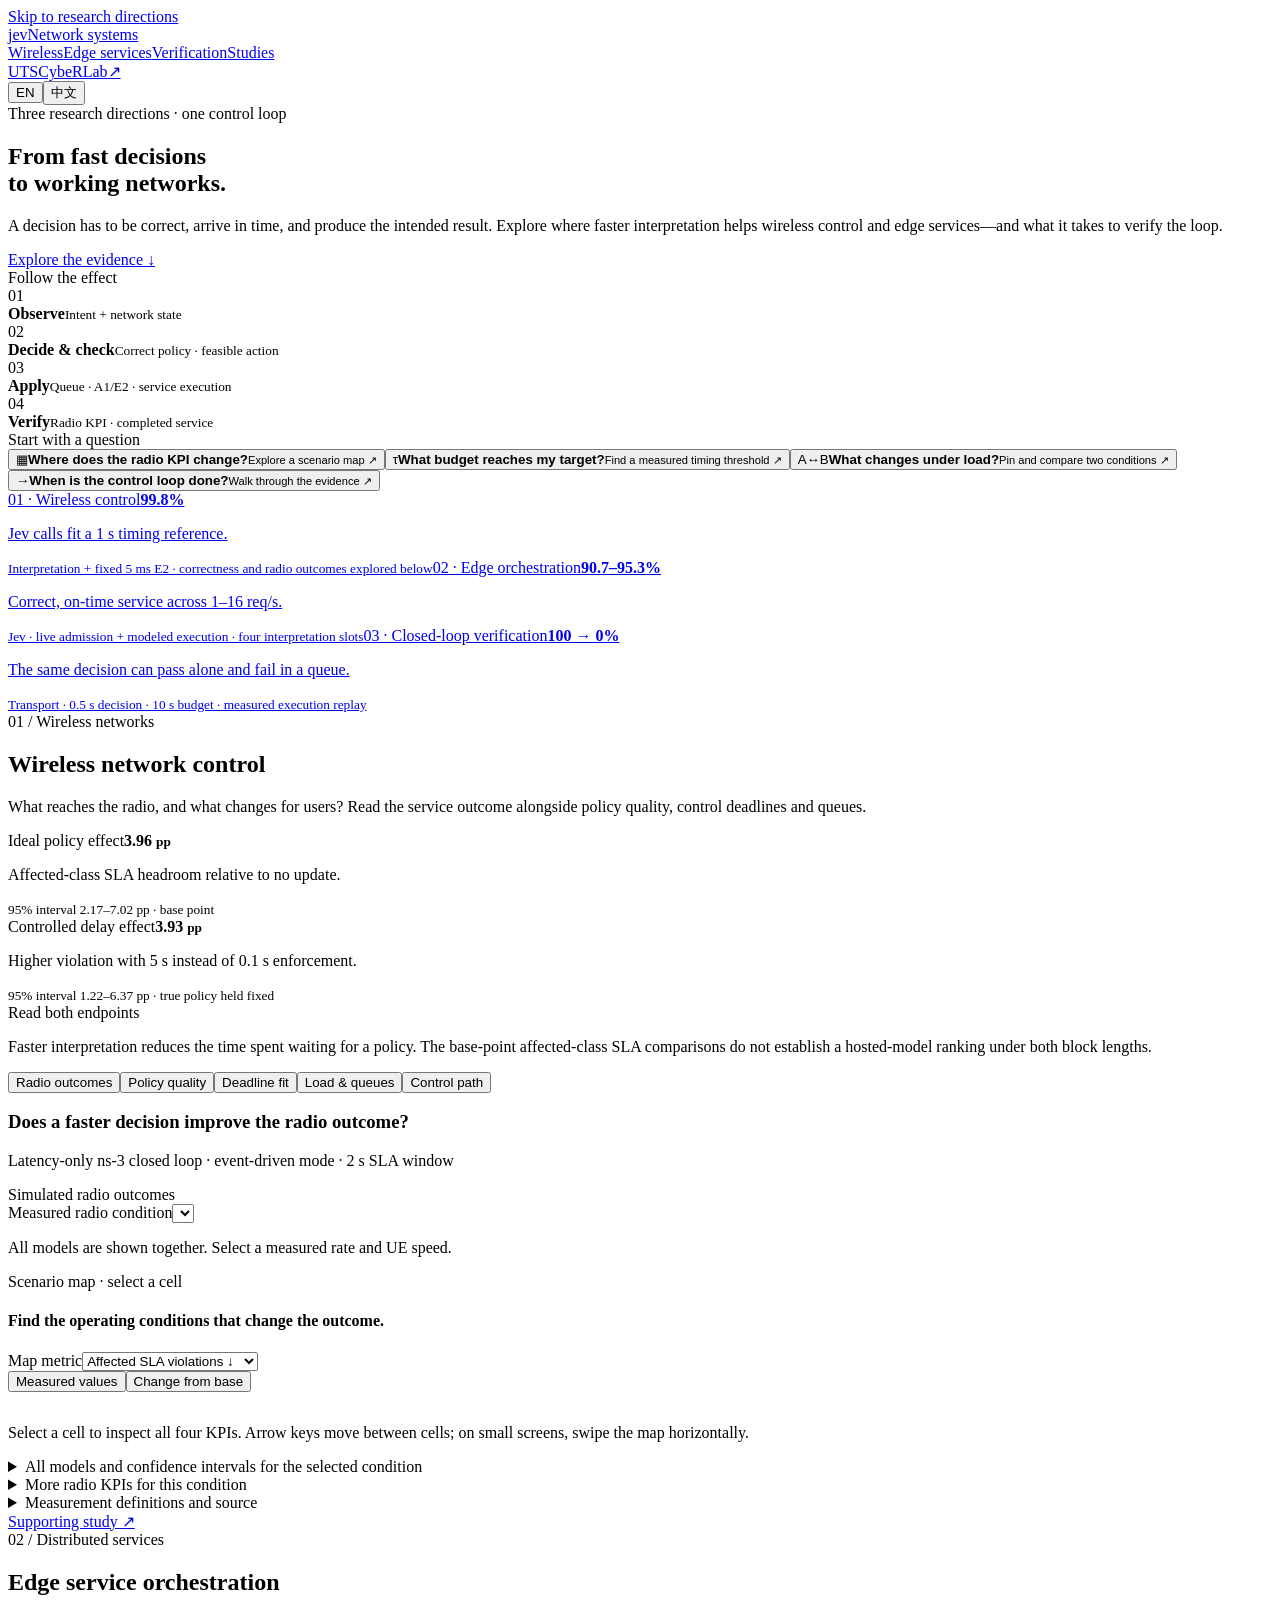
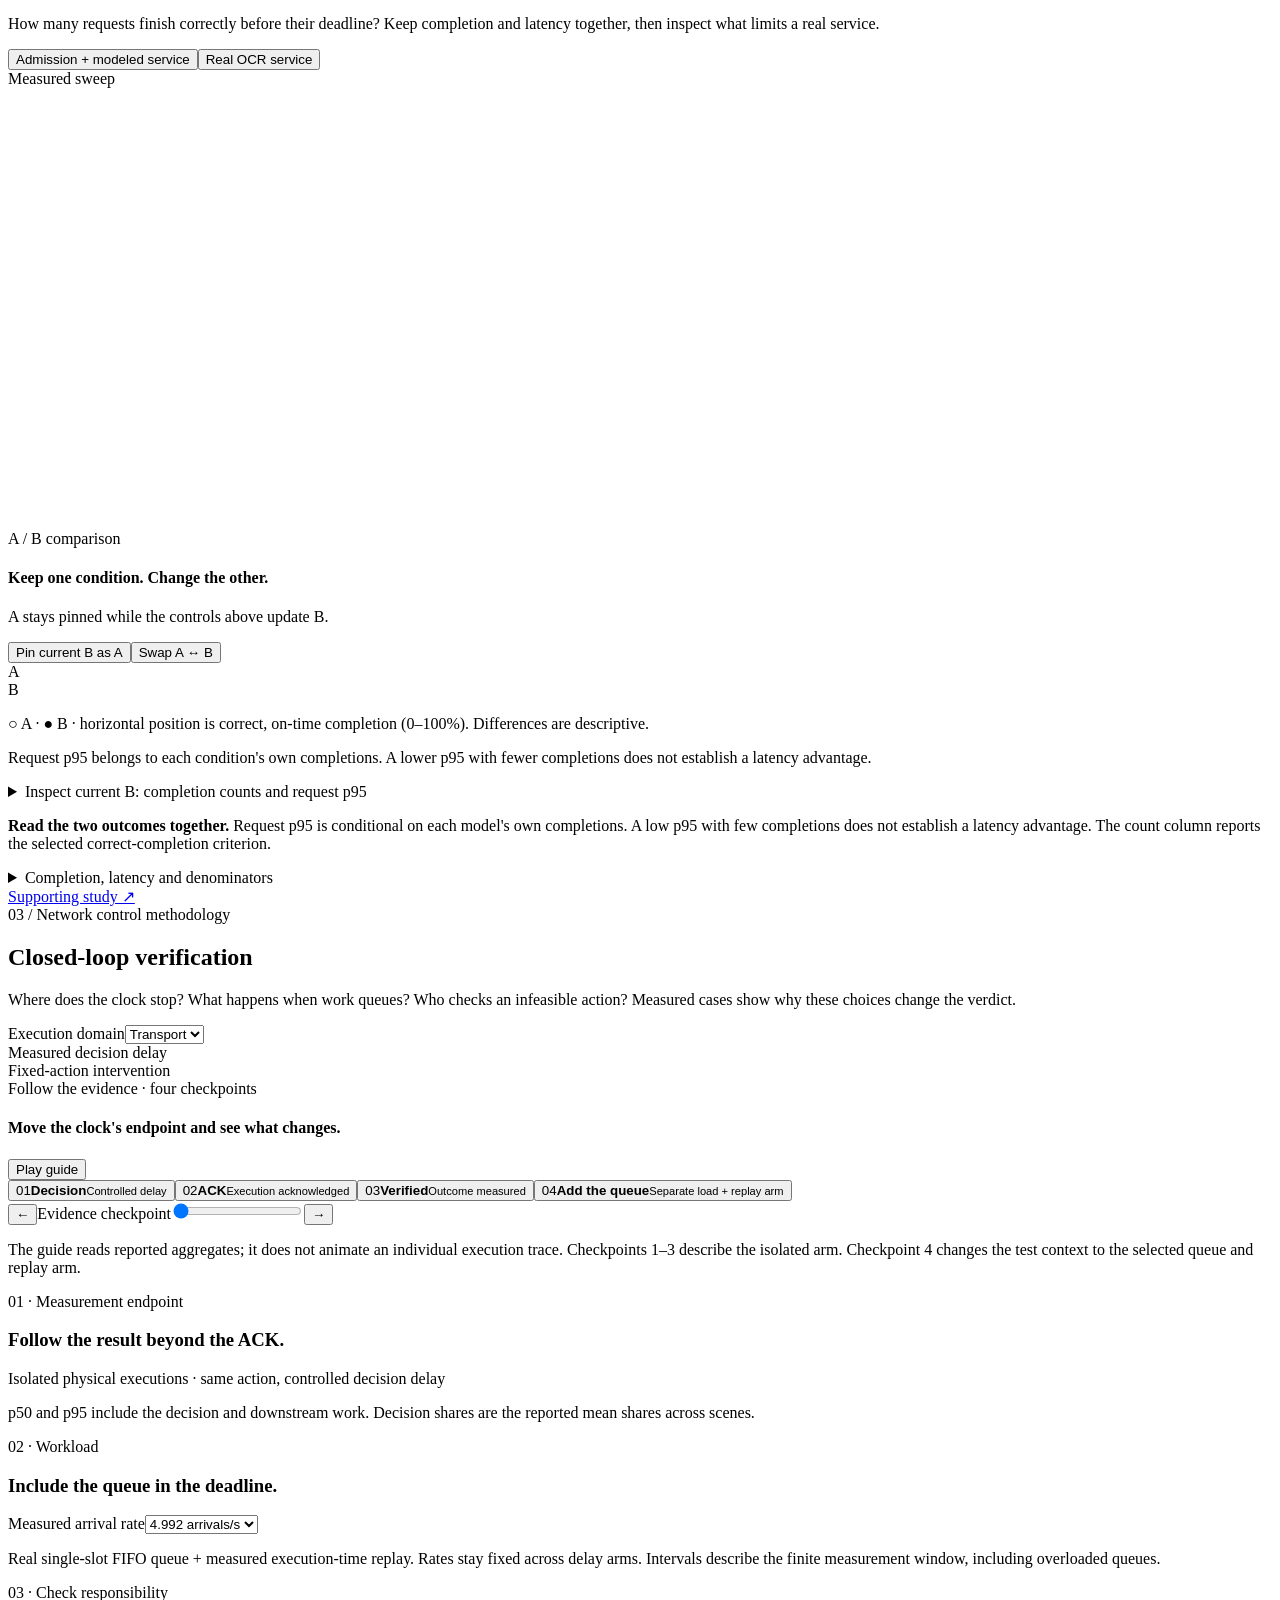
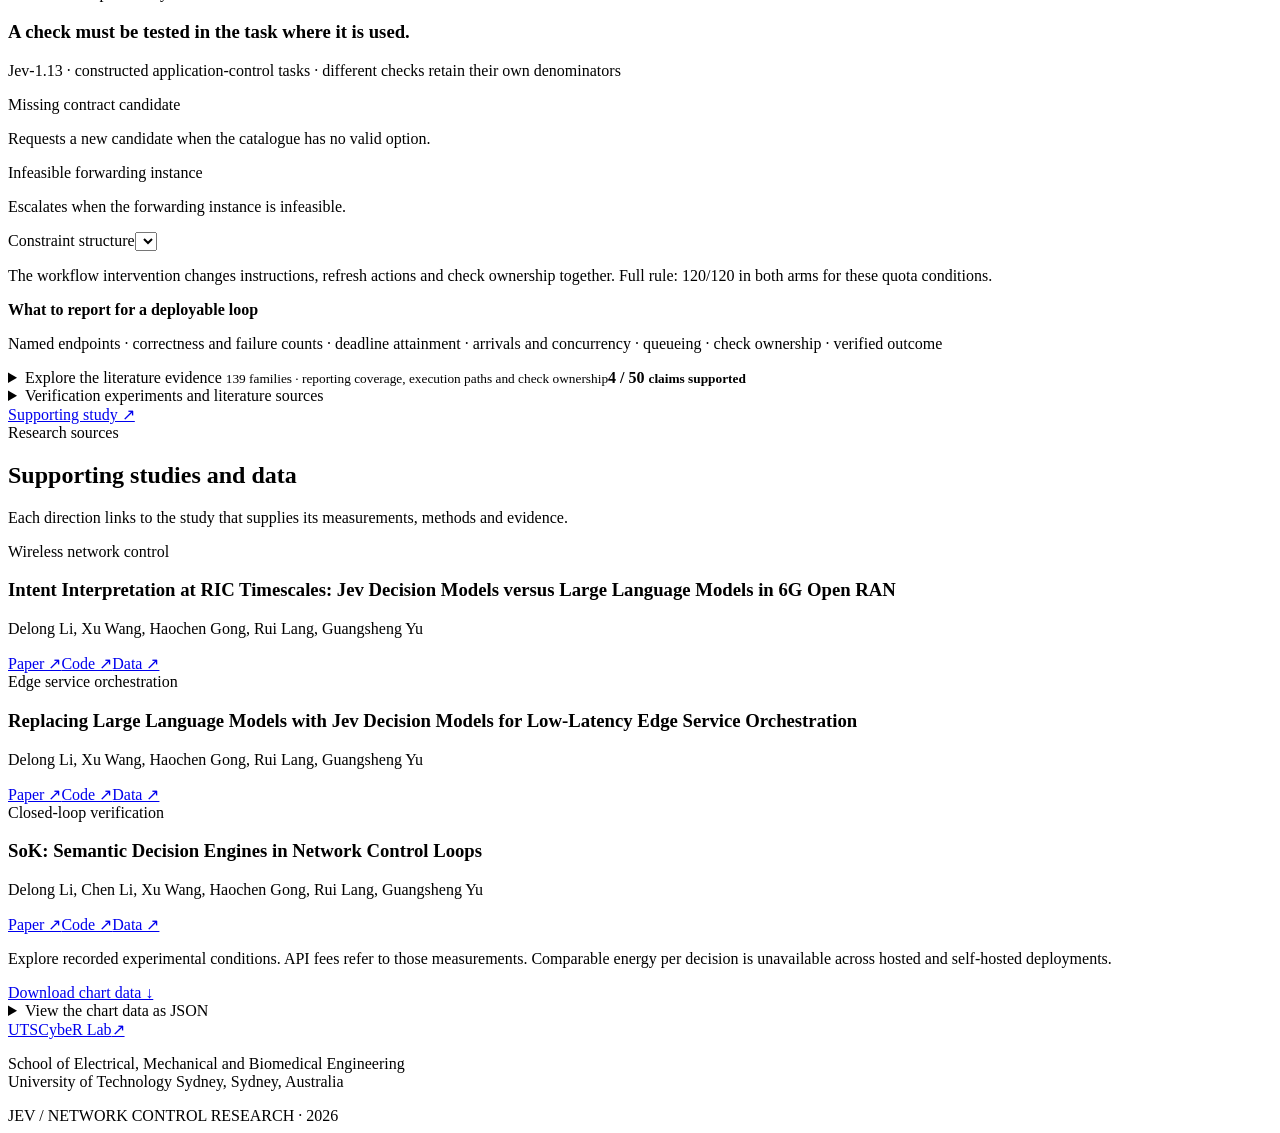
<file: src/index.template.html>
<!doctype html>
<html lang="en">
<head>
<meta charset="utf-8">
<meta name="viewport" content="width=device-width,initial-scale=1">
<meta name="theme-color" content="#09111a">
<meta name="description" content="Explore wireless network control, edge service orchestration, and closed-loop verification through measured outcomes, decision quality, deadlines and queues.">
<link rel="icon" href="data:image/svg+xml,%3Csvg xmlns='http://www.w3.org/2000/svg' viewBox='0 0 40 40'%3E%3Crect width='40' height='40' rx='5' fill='%2309111a'/%3E%3Ctext x='20' y='28' text-anchor='middle' font-family='monospace' font-size='27' fill='%23ffc36d'%3Ej%3C/text%3E%3C/svg%3E">
<title>Jev · Decisions in Network Control</title>
<style>__APP_STYLES__</style>
</head>
<body>
<a class="skip" href="#radio-timing">Skip to research directions</a>
<header><nav class="wrap nav" aria-label="Main navigation"><a class="brand" href="#top" aria-label="Jev research home"><span class="brand-mark">jev</span><span>Network systems</span></a><div class="nav-links"><a href="#radio-timing">Wireless</a><a href="#edge-orchestration">Edge services</a><a href="#control-verification">Verification</a><a href="#studies">Studies</a></div><div class="nav-actions"><a class="lab-home" href="https://utscyber.com/" target="_blank" rel="noopener noreferrer" aria-label="UTSCybeR Lab website (opens in a new tab)"><span data-no-i18n>UTSCybeR</span><span class="lab-suffix">Lab</span><span aria-hidden="true" data-no-i18n>↗</span></a><div class="language-switch" role="group" aria-label="Language"><button type="button" data-language="en" aria-pressed="true" lang="en" data-no-i18n>EN</button><button type="button" data-language="zh" aria-pressed="false" lang="zh-CN" data-no-i18n>中文</button></div></div><span id="language-status" class="sr-only" aria-live="polite" data-no-i18n></span></nav></header>
<main>
<section class="hero" id="top"><div class="wrap">
<div class="hero-head"><div><div class="eyebrow">Three research directions · one control loop</div><h1>From fast decisions<br>to working networks.</h1><p class="hero-copy">A decision has to be correct, arrive in time, and produce the intended result. Explore where faster interpretation helps wireless control and edge services—and what it takes to verify the loop.</p><a class="primary" href="#radio-timing">Explore the evidence <span aria-hidden="true">↓</span></a></div><aside class="hero-flow" aria-label="Network decision lifecycle"><div class="eyebrow">Follow the effect</div><div class="flow-step"><span>01</span><div><b>Observe</b><small>Intent + network state</small></div></div><div class="flow-step amber"><span>02</span><div><b>Decide &amp; check</b><small>Correct policy · feasible action</small></div></div><div class="flow-step blue"><span>03</span><div><b>Apply</b><small>Queue · A1/E2 · service execution</small></div></div><div class="flow-step mint"><span>04</span><div><b>Verify</b><small>Radio KPI · completed service</small></div></div></aside></div>
<div class="question-launchpad" aria-label="Choose an exploration"><span class="eyebrow">Start with a question</span><div><button data-launch="radio"><span class="launch-icon" aria-hidden="true">▦</span><b>Where does the radio KPI change?</b><small>Explore a scenario map ↗</small></button><button data-launch="budget"><span class="launch-icon" aria-hidden="true">τ</span><b>What budget reaches my target?</b><small>Find a measured timing threshold ↗</small></button><button data-launch="compare"><span class="launch-icon" aria-hidden="true">A↔B</span><b>What changes under load?</b><small>Pin and compare two conditions ↗</small></button><button data-launch="walk"><span class="launch-icon" aria-hidden="true">→</span><b>When is the control loop done?</b><small>Walk through the evidence ↗</small></button></div></div>
<div class="hero-facts"><a href="#radio-timing"><span class="eyebrow blue">01 · Wireless control</span><strong>99.8<span>%</span></strong><p>Jev calls fit a 1 s timing reference.</p><small>Interpretation + fixed 5 ms E2 · correctness and radio outcomes explored below</small></a><a href="#edge-orchestration"><span class="eyebrow amber">02 · Edge orchestration</span><strong>90.7–95.3<span>%</span></strong><p>Correct, on-time service across 1–16 req/s.</p><small>Jev · live admission + modeled execution · four interpretation slots</small></a><a href="#control-verification"><span class="eyebrow mint">03 · Closed-loop verification</span><strong>100 → 0<span>%</span></strong><p>The same decision can pass alone and fail in a queue.</p><small>Transport · 0.5 s decision · 10 s budget · measured execution replay</small></a></div>
</div></section>

<section class="study" id="radio-timing"><div class="wrap">
<div class="section-head"><div><div class="eyebrow blue">01 / Wireless networks</div><h2>Wireless network control</h2></div><p>What reaches the radio, and what changes for users? Read the service outcome alongside policy quality, control deadlines and queues.</p></div>
<div class="outcome-strip"><div><span class="eyebrow">Ideal policy effect</span><strong id="radio-headroom">3.96 <small>pp</small></strong><p>Affected-class SLA headroom relative to no update.</p><small>95% interval 2.17–7.02 pp · base point</small></div><div><span class="eyebrow">Controlled delay effect</span><strong>3.93 <small>pp</small></strong><p>Higher violation with 5 s instead of 0.1 s enforcement.</p><small>95% interval 1.22–6.37 pp · true policy held fixed</small></div><div class="takeaway"><span class="eyebrow blue">Read both endpoints</span><p>Faster interpretation reduces the time spent waiting for a policy. The base-point affected-class SLA comparisons do not establish a hosted-model ranking under both block lengths.</p></div></div>
<div class="explorer">
<div class="tabs" role="tablist" data-controls="wireless" aria-label="Wireless control views"><button role="tab" id="tab-radio-outcome" aria-controls="radio-outcome" aria-selected="true" data-view="radio-outcome">Radio outcomes</button><button role="tab" id="tab-radio-quality" aria-controls="radio-quality" aria-selected="false" tabindex="-1" data-view="radio-quality">Policy quality</button><button role="tab" id="tab-ran-budget" aria-controls="ran-budget" aria-selected="false" tabindex="-1" data-view="ran-budget">Deadline fit</button><button role="tab" id="tab-ran-load" aria-controls="ran-load" aria-selected="false" tabindex="-1" data-view="ran-load">Load &amp; queues</button><button role="tab" id="tab-ran-path" aria-controls="ran-path" aria-selected="false" tabindex="-1" data-view="ran-path">Control path</button></div>
<div class="pane" id="radio-outcome" role="tabpanel" aria-labelledby="tab-radio-outcome"><div class="pane-heading"><div><h3>Does a faster decision improve the radio outcome?</h3><p>Latency-only ns-3 closed loop · event-driven mode · 2 s SLA window</p></div><span class="chip blue">Simulated radio outcomes</span></div><div class="controls"><label>Measured radio condition<select id="radio-condition" aria-label="Measured radio condition"></select></label><p class="control-hint">All models are shown together. Select a measured rate and UE speed.</p></div><div class="interaction-heading"><div><span class="eyebrow blue">Scenario map · select a cell</span><h4>Find the operating conditions that change the outcome.</h4></div><label>Map metric<select id="radio-map-metric" aria-label="Radio map metric"><option value="affected">Affected SLA violations ↓</option><option value="network">Network SLA violations ↓</option><option value="throughput">Cell-edge p5 throughput ↑</option><option value="packet_p95">Packet p95 delay ↓</option></select></label></div><div class="map-toolbar"><div class="pills" role="group" aria-label="Radio map values"><button data-map-mode="absolute" aria-pressed="true">Measured values</button><button data-map-mode="delta" aria-pressed="false">Change from base</button></div><p class="note" id="radio-map-scale"></p></div><div class="heat-scroll" role="region" aria-label="Radio scenario matrix; scroll horizontally on small screens" tabindex="0"><table class="heat-table" id="radio-heatmap"></table></div><p class="note heat-help">Select a cell to inspect all four KPIs. Arrow keys move between cells; on small screens, swipe the map horizontally.</p><div id="radio-focus" class="radio-focus" aria-live="polite"></div><details class="inline-details"><summary>All models and confidence intervals for the selected condition</summary><div id="radio-kpis"></div></details><div class="insight blue-edge" id="radio-insight"></div><details class="inline-details"><summary>More radio KPIs for this condition</summary><div id="radio-extra"></div><p class="note">Link failures are counts per run; run durations differ across arrival rates. These radio KPI point estimates are descriptive.</p></details></div>
<div class="pane" id="radio-quality" role="tabpanel" aria-labelledby="tab-radio-quality" hidden><div class="pane-heading"><div><h3>Is the policy right—and is it on time?</h3><p>57-cell telemetry · matched quality and timing conditions</p></div><span class="chip">Measured interpretation</span></div><div class="controls"><div><div class="control-label">Telemetry condition</div><div class="pills" id="quality-options" role="group" aria-label="Telemetry condition"></div></div></div><div id="quality-rows"></div><div class="insight" id="quality-insight"></div><p class="note">Full-policy correctness and timing fit are separate marginal rates from the same condition. Their product is not a measured joint success rate. Timing uses interpretation + fixed 5 ms E2 within 1 s.</p><p class="note">For fresh 57-cell telemetry, Jev's API fee is $0.207 per 1,000 correct policies, the lowest among the evaluated hosted interpreters.</p></div>
<div class="pane" id="ran-budget" role="tabpanel" aria-labelledby="tab-ran-budget" hidden><div class="pane-heading"><div><h3>How often is the selected timing budget missed?</h3><p>4,800 calls per model · pooled over 16 telemetry conditions</p></div><span class="chip">Measured calls + fixed E2 term</span></div><div class="budget-grid"><div><svg id="budget-chart" viewBox="0 0 760 350" role="img" aria-labelledby="budget-chart-title budget-chart-desc"></svg><div class="budget-control"><label for="budget-slider">Budget τ</label><input id="budget-slider" type="range" min="0" max="60" step="1" value="40" aria-describedby="budget-definition"></div><div class="pills budget-presets" aria-label="Budget presets"><button data-budget="0">10 ms</button><button data-budget="20">100 ms</button><button data-budget="40">1 s</button><button data-budget="60">10 s</button></div><p class="note">Drag the slider or click the plot to select a budget. Hover previews values; moving away restores your selection.</p></div><aside><div class="eyebrow">Budget under inspection</div><div class="budget-value" id="budget-value"></div><p class="note" id="budget-loop"></p><div class="legend-head"><span>Model · toggle curve</span><button class="text-button" id="budget-reset">Show all</button></div><div id="budget-readouts"></div></aside></div><div class="slo-explorer" id="slo-explorer"><div class="interaction-heading"><div><span class="eyebrow mint">Reverse the question</span><h4>What timing budget meets your target?</h4><p class="note">Set a target, then select a model's first qualifying sampled budget.</p></div><label>Required on-time calls<input type="number" id="slo-target" min="50" max="100" step="0.01" value="99" aria-label="Required on-time percentage" aria-describedby="slo-error"><span class="input-suffix">%</span></label></div><div class="pills" aria-label="On-time target presets"><button data-slo="90">90%</button><button data-slo="95">95%</button><button data-slo="99">99%</button><button data-slo="99.9">99.9%</button></div><p id="slo-error" class="form-error" role="status"></p><p id="slo-summary" class="slo-summary" aria-live="polite"></p><div id="slo-results" class="slo-results"></div><p class="note">This lookup uses the 61 sampled budgets from 10 ms to 10 s, with no interpolation. Passing means timely, error-free interpretation plus the fixed E2 term; policy correctness and full-loop success are separate.</p></div><p class="note" id="budget-definition">A miss is an errored call or interpretation latency + 5 ms above τ. Architectural near-RT/non-RT bands describe control-loop timescales; the whole budget is not reserved for the interpreter.</p></div>
<div class="pane" id="ran-load" role="tabpanel" aria-labelledby="tab-ran-load" hidden><div class="pane-heading"><div><h3>Can the control path keep up with arriving intents?</h3><p>Four interpretation slots · 300 intents per model and rate</p></div><span class="chip">Live load + modeled enforcement</span></div><div class="chart-caption">Intents within 1 s · every measured load point</div><svg id="ran-load-chart" class="trend-chart" viewBox="0 0 900 300" role="img" aria-label="One-second attainment across four arrival rates"></svg><div class="chart-legend" id="ran-load-legend"></div><div class="controls"><div><div class="control-label">Inspect queueing at</div><div class="pills" id="ran-rates" role="group" aria-label="Offered intent rate"></div></div></div><div id="ran-load-rows"></div><p class="note">η is utilization across all four slots. Values above 1 describe a non-stationary measurement window. Each rate uses a separate live trace: hosted response times also vary between traces, so these points are not a controlled latency-only capacity curve.</p></div>
<div class="pane" id="ran-path" role="tabpanel" aria-labelledby="tab-ran-path" hidden><div class="pane-heading"><div><h3>Follow the acknowledged control path</h3><p>srsRAN gNB · O-RAN SC near-RT RIC · A1 simulator · 30 arrivals/model</p></div><span class="chip blue">Real software stack</span></div><div class="path-legend"><span class="amber">● Interpretation</span><span class="blue">● A1 delivery</span><span class="mint">● E2 control ACK</span></div><div id="ran-path-rows"></div><div class="insight blue-edge"><strong>ACK and radio observation are different endpoints.</strong><p>Stacks sum component medians. KPM is a separate observation upper bound and includes its reporting window, convergence and traffic ramp-up. It is not an additional segment to add to the ACK stack or a verified recovery time.</p></div></div>
<div class="methods"><details><summary>Measurement definitions and source</summary><p>Radio outcomes: RQ1–2, latency-only ns-3 runs. Base-point SLA intervals use 48.8 s blocks, with 10 s sensitivity checks; grid points are descriptive. Policy quality: RQ4, 57-cell telemetry. Deadline curve: supplied empirical aggregates at 61 budgets; all seven 1 s values match the manuscript, without a fresh raw-call reanalysis. Load: RQ3, live arrivals and modeled enforcement. Control path: RQ6, real-stack component medians and separately observed KPM bounds.</p></details><a href="https://arxiv.org/abs/2609.23136v2" target="_blank" rel="noopener">Supporting study ↗</a></div>
</div></div></section>

<section class="study" id="edge-orchestration"><div class="wrap"><div class="section-head"><div><div class="eyebrow amber">02 / Distributed services</div><h2>Edge service orchestration</h2></div><p>How many requests finish correctly before their deadline? Keep completion and latency together, then inspect what limits a real service.</p></div>
<div class="explorer"><div class="tabs" role="tablist" aria-label="Edge service views"><button role="tab" id="tab-edge-admission" aria-controls="edge-panel" aria-selected="true" data-edge-mode="admission">Admission + modeled service</button><button role="tab" id="tab-edge-ocr" aria-controls="edge-panel" aria-selected="false" tabindex="-1" data-edge-mode="ocr">Real OCR service</button></div><div class="pane" id="edge-panel" role="tabpanel" aria-labelledby="tab-edge-admission"><div class="controls"><div><div class="control-label" id="edge-scenario-label">Measured sweep</div><div id="edge-scenarios" class="pills" role="group" aria-label="Edge scenario"></div></div><div id="edge-settings"></div></div><p class="context" id="edge-context"></p><div id="edge-trend-wrap"><div class="chart-caption" id="edge-trend-caption"></div><svg id="edge-trend-chart" class="trend-chart" viewBox="0 0 900 300" role="img" aria-label="Service completion across the complete measured sweep"></svg><div class="chart-legend" id="edge-trend-legend"></div></div><div id="ocr-reference" class="ocr-reference" hidden></div><div class="comparison-lab" id="edge-comparison"><div class="interaction-heading"><div><span class="eyebrow amber">A / B comparison</span><h4>Keep one condition. Change the other.</h4><p class="note">A stays pinned while the controls above update B.</p></div><div class="compare-actions"><button id="edge-pin">Pin current B as A</button><button id="edge-swap">Swap A ↔ B</button></div></div><div class="pills" id="comparison-presets" aria-label="Comparison examples"></div><div class="comparison-conditions"><div><span class="condition-letter">A</span><div id="compare-a"></div></div><div><span class="condition-letter solid">B</span><div id="compare-b"></div></div></div><p class="note comparison-key">○ A · ● B · horizontal position is correct, on-time completion (0–100%). Differences are descriptive.</p><div id="comparison-rows"></div><p id="compare-status" class="note" aria-live="polite"></p><p class="note">Request p95 belongs to each condition's own completions. A lower p95 with fewer completions does not establish a latency advantage.</p></div><details class="inline-details"><summary>Inspect current B: completion counts and request p95</summary><div class="result-heading"><h3 id="edge-chart-heading"></h3><span class="chip" id="edge-sample"></span></div><div id="edge-rows"></div></details><p class="note latency-note"><strong>Read the two outcomes together.</strong> Request p95 is conditional on each model's own completions. A low p95 with few completions does not establish a latency advantage. The count column reports the selected correct-completion criterion.</p><div class="insight" id="edge-insight" aria-live="polite"></div></div><div class="methods"><details><summary>Completion, latency and denominators</summary><p>Part A uses live admission and modeled execution. Completion requires the full intent to be exactly correct and the supported service to finish on time (300 supported requests per cell). Part B uses real OCR: correct completion additionally requires the recognized text to match (180 supported OCR requests per cell). Its 60 unsupported requests and correct rejections are counted separately. Counts are recovered from manuscript-rounded rates using these fixed denominators and checked by rounding back. Request p95 is computed on each model's own completions; “—” means no completed requests. Supporting study: RQ5.</p></details><a href="https://arxiv.org/abs/2609.22753v2" target="_blank" rel="noopener">Supporting study ↗</a></div></div>
</div></section>

<section class="study" id="control-verification"><div class="wrap"><div class="section-head"><div><div class="eyebrow mint">03 / Network control methodology</div><h2>Closed-loop verification</h2></div><p>Where does the clock stop? What happens when work queues? Who checks an infeasible action? Measured cases show why these choices change the verdict.</p></div>
<div class="explorer verification"><div class="verification-toolbar"><label>Execution domain<select id="verification-domain" aria-label="Execution domain"><option value="transport">Transport</option><option value="edge">Edge</option></select></label><div><div class="control-label">Measured decision delay</div><div class="pills" id="verification-delays" role="group" aria-label="Measured decision delay"></div></div><span class="chip mint">Fixed-action intervention</span></div><div class="walkthrough" id="clock-walkthrough"><div class="interaction-heading"><div><span class="eyebrow mint">Follow the evidence · four checkpoints</span><h4>Move the clock's endpoint and see what changes.</h4></div><button id="walk-play">Play guide</button></div><div class="walk-steps" role="group" aria-label="Evidence checkpoints"><button data-walk="0"><span>01</span><b>Decision</b><small>Controlled delay</small></button><button data-walk="1"><span>02</span><b>ACK</b><small>Execution acknowledged</small></button><button data-walk="2"><span>03</span><b>Verified</b><small>Outcome measured</small></button><button data-walk="3"><span>04</span><b>Add the queue</b><small>Separate load + replay arm</small></button></div><div class="walk-controls"><button id="walk-prev" aria-label="Previous checkpoint">←</button><label for="walk-slider" class="sr-only">Evidence checkpoint</label><input id="walk-slider" type="range" min="0" max="3" step="1" value="0" aria-label="Evidence checkpoint"><button id="walk-next" aria-label="Next checkpoint">→</button></div><div id="walk-result" class="walk-result" aria-live="polite"></div><p class="note">The guide reads reported aggregates; it does not animate an individual execution trace. Checkpoints 1–3 describe the isolated arm. Checkpoint 4 changes the test context to the selected queue and replay arm.</p></div><div class="verification-grid"><article class="verification-card"><span class="eyebrow mint">01 · Measurement endpoint</span><h3>Follow the result beyond the ACK.</h3><p class="card-intro">Isolated physical executions · same action, controlled decision delay</p><div id="endpoint-evidence"></div><p class="note">p50 and p95 include the decision and downstream work. Decision shares are the reported mean shares across scenes.</p></article><article class="verification-card"><span class="eyebrow mint">02 · Workload</span><h3>Include the queue in the deadline.</h3><label class="queue-rate">Measured arrival rate<select id="verification-rate" aria-label="Measured arrival rate"><option value="4.992">4.992 arrivals/s</option><option value="7.987">7.987 arrivals/s</option><option value="9.484">9.484 arrivals/s</option></select></label><div id="queue-evidence"></div><p class="note">Real single-slot FIFO queue + measured execution-time replay. Rates stay fixed across delay arms. Intervals describe the finite measurement window, including overloaded queues.</p></article></div><div class="verification-insight" id="verification-insight" aria-live="polite"></div></div>
<div class="checks-section"><div class="checks-heading"><span class="eyebrow mint">03 · Check responsibility</span><h3>A check must be tested in the task where it is used.</h3><p>Jev-1.13 · constructed application-control tasks · different checks retain their own denominators</p></div><div class="check-cards"><article><span class="eyebrow">Missing contract candidate</span><div class="count-large" id="contract-count"></div><p>Requests a new candidate when the catalogue has no valid option.</p><div class="micro-track"><span id="contract-fill"></span></div></article><article><span class="eyebrow">Infeasible forwarding instance</span><div class="count-large" id="route-count"></div><p>Escalates when the forwarding instance is infeasible.</p><div class="micro-track"><span id="route-fill"></span></div></article><article class="gate-card"><label>Constraint structure<select id="gate-condition" aria-label="Constraint structure" aria-describedby="gate-condition-detail"></select><small id="gate-condition-detail" class="gate-condition-detail" hidden></small></label><div id="gate-evidence"></div><p class="note">The workflow intervention changes instructions, refresh actions and check ownership together. Full rule: 120/120 in both arms for these quota conditions.</p></article></div></div>
<div class="reporting-record"><strong>What to report for a deployable loop</strong><p>Named endpoints · correctness and failure counts · deadline attainment · arrivals and concurrency · queueing · check ownership · verified outcome</p></div>
<details class="literature-disclosure"><summary><span>Explore the literature evidence <small>139 families · reporting coverage, execution paths and check ownership</small></span><b>4 / 50 <small>claims supported</small></b></summary><div class="literature-body"><div class="literature-intro"><h3>What does the literature actually measure?</h3><p>Of 50 families claiming a control-loop or timing fit, four provide matched measurement. Across all 139 families, nine report p95 or higher and four report deadline attainment.</p></div><div id="coverage-all" class="coverage-grid"></div><p class="note uncertainty"><strong>Read the coding uncertainty.</strong> Load, queueing, stability, network round-trip inclusion and final-state checks have lower pre-adjudication coding agreement. The family bootstrap intervals below do not capture that coding uncertainty. Categories overlap and all 139 families remain in the denominator.</p><div class="map-controls"><div><div class="control-label">Decision interface · families may use several</div><div id="map-filters" class="pills" role="group" aria-label="Literature interface"></div></div><label>Search title or execution path<input id="family-search" type="search" placeholder="e.g. routing, Open RAN, verification" autocomplete="off"></label></div><div id="map-count" class="map-count" aria-live="polite"></div><div id="family-list"></div><div class="pager"><button id="map-prev">← Previous</button><span id="map-page"></span><button id="map-next">Next →</button></div><p class="note">S = selection · G = generation · C = deterministic computation · U = unspecified. “Unresolved” means the map does not establish check ownership. Check descriptions support inspection, not a reliable prevalence estimate or a deployment ranking.</p></div></details>
<div class="methods section-methods"><details><summary>Verification experiments and literature sources</summary><p>Fixed-action endpoint measurements use 30 scenes × 10 repeats per delay and domain. Load tests use the same decision queue with execution residuals sampled from measured physical runs; the post-queue physical actions do not run concurrently. Transport and edge retain their own exploratory 10 s and 2 s budgets. Correctness checks are separate constructed tasks. Reporting coverage and the 139-family map come from the current SoK tables and supplement. Supporting study: diagnostic lenses L1–L3 and reporting coverage.</p></details><a href="https://arxiv.org/abs/2610.06425v1" target="_blank" rel="noopener">Supporting study ↗</a></div>
</div></section>

<section class="sources" id="studies"><div class="wrap"><div class="section-head"><div><div class="eyebrow">Research sources</div><h2>Supporting studies and data</h2></div><p>Each direction links to the study that supplies its measurements, methods and evidence.</p></div><div class="paper-grid"><article class="paper"><span class="eyebrow blue">Wireless network control</span><h3>Intent Interpretation at RIC Timescales: Jev Decision Models versus Large Language Models in 6G Open RAN</h3><p>Delong Li, Xu Wang, Haochen Gong, Rui Lang, Guangsheng Yu</p><div class="paper-links"><a href="https://arxiv.org/abs/2609.23136v2" target="_blank" rel="noopener">Paper ↗</a><a href="https://github.com/OniReimu/6G-JEV" target="_blank" rel="noopener">Code ↗</a><a href="https://huggingface.co/datasets/OniReimu/6G-JEV" target="_blank" rel="noopener">Data ↗</a></div></article><article class="paper"><span class="eyebrow amber">Edge service orchestration</span><h3>Replacing Large Language Models with Jev Decision Models for Low-Latency Edge Service Orchestration</h3><p>Delong Li, Xu Wang, Haochen Gong, Rui Lang, Guangsheng Yu</p><div class="paper-links"><a href="https://arxiv.org/abs/2609.22753v2" target="_blank" rel="noopener">Paper ↗</a><a href="https://github.com/OniReimu/Edge-Computing-JEV" target="_blank" rel="noopener">Code ↗</a><a href="https://huggingface.co/datasets/OniReimu/Edge-Computing-JEV" target="_blank" rel="noopener">Data ↗</a></div></article><article class="paper"><span class="eyebrow mint">Closed-loop verification</span><h3>SoK: Semantic Decision Engines in Network Control Loops</h3><p>Delong Li, Chen Li, Xu Wang, Haochen Gong, Rui Lang, Guangsheng Yu</p><div class="paper-links"><a href="https://arxiv.org/abs/2610.06425v1" target="_blank" rel="noopener">Paper ↗</a><a href="https://github.com/OniReimu/SoK-JEV" target="_blank" rel="noopener">Code ↗</a><a href="https://huggingface.co/datasets/OniReimu/SoK-JEV" target="_blank" rel="noopener">Data ↗</a></div></article></div><div class="download-row"><p>Explore recorded experimental conditions. API fees refer to those measurements. Comparable energy per decision is unavailable across hosted and self-hosted deployments.</p><a id="download-data" class="primary" href="explorer-data.json" download="jev-research-explorer-data.json">Download chart data ↓</a></div><details class="data-view"><summary>View the chart data as JSON</summary><p class="note">This is the same aggregate data embedded in the page. You can select and copy it if your browser does not support the download.</p><textarea id="data-text" readonly aria-label="Chart data JSON" spellcheck="false"></textarea></details></div></section>
</main><footer><div class="wrap"><div class="footer-affiliation"><a class="footer-lab" href="https://utscyber.com/" target="_blank" rel="noopener noreferrer" aria-label="UTSCybeR Lab website (opens in a new tab)"><span>UTSCybeR Lab</span><span aria-hidden="true" data-no-i18n>↗</span></a><p>School of Electrical, Mechanical and Biomedical Engineering<br>University of Technology Sydney, Sydney, Australia</p></div><span class="eyebrow">JEV / NETWORK CONTROL RESEARCH · 2026</span></div></footer>
<script id="research-data" type="application/json">__PUBLIC_DATA__</script>
<script id="translation-zh" type="application/json">__TRANSLATIONS_ZH__</script>
<script>__APP_SCRIPT__</script>
</body>
</html>
</file>
